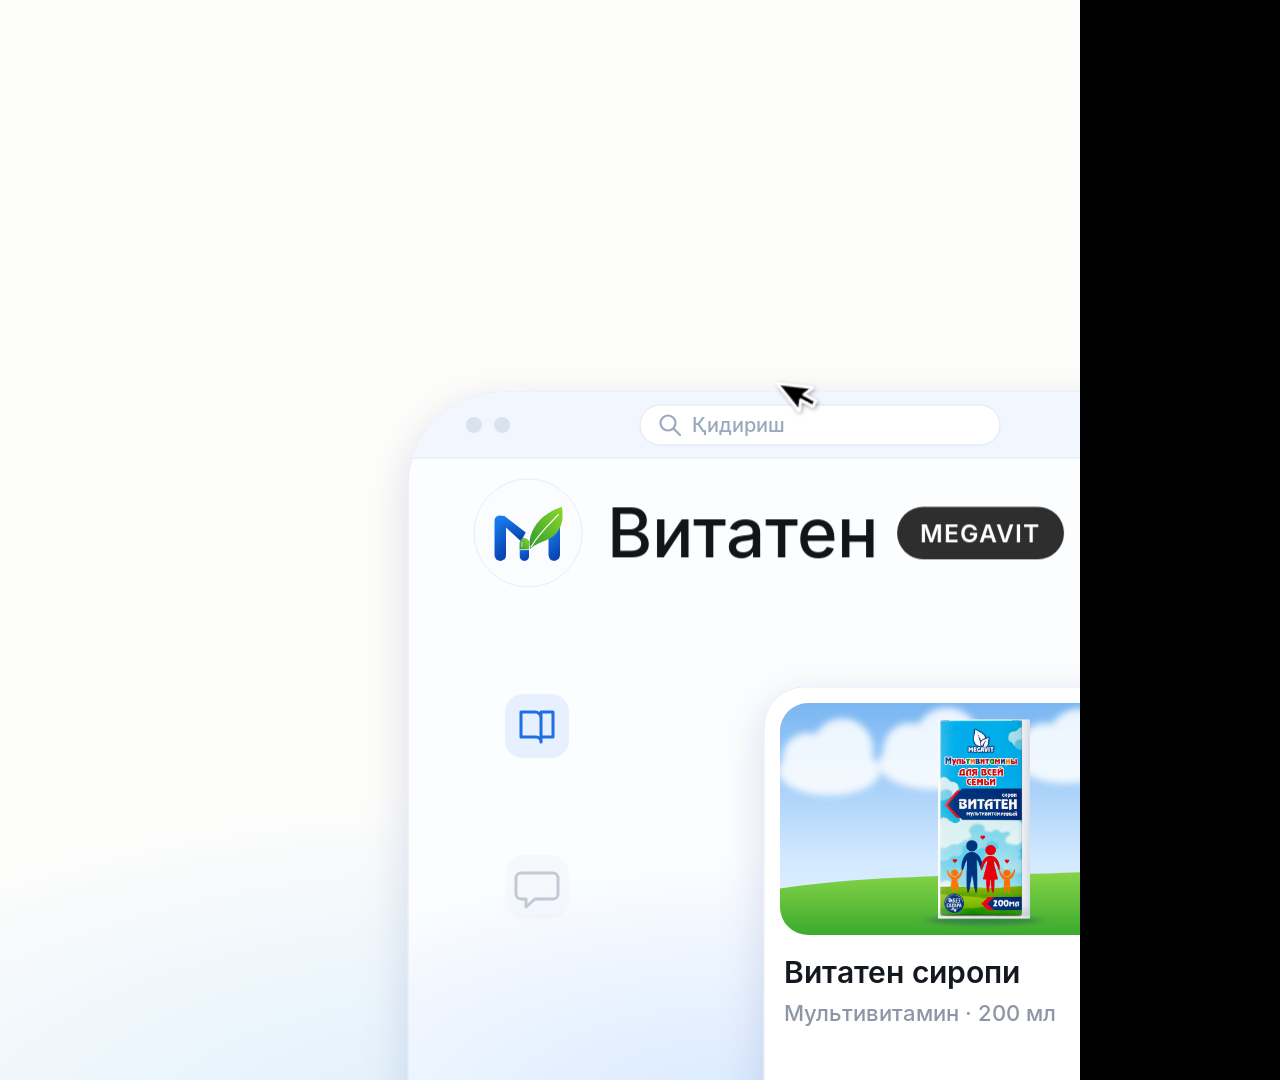
<file: vitaten/index.html>
<!doctype html>
<html>
<head>
<meta charset="utf-8">
<title>Витатен — sting</title>
<style>
@font-face{font-family:IN;font-weight:400;src:url(fonts/Inter-Regular.otf)}
@font-face{font-family:IN;font-weight:500;src:url(fonts/Inter-Medium.otf)}
@font-face{font-family:IN;font-weight:600;src:url(fonts/Inter-SemiBold.otf)}
@font-face{font-family:IN;font-weight:700;src:url(fonts/Inter-Bold.otf)}
html,body{margin:0;background:#000}
#stage{width:1080px;height:1080px;overflow:hidden;position:relative}
svg{display:block}
text{font-family:IN}
</style>
</head>
<body>
<div id="stage"></div>
<script src="film.js"></script>
</body>
</html>
</file>
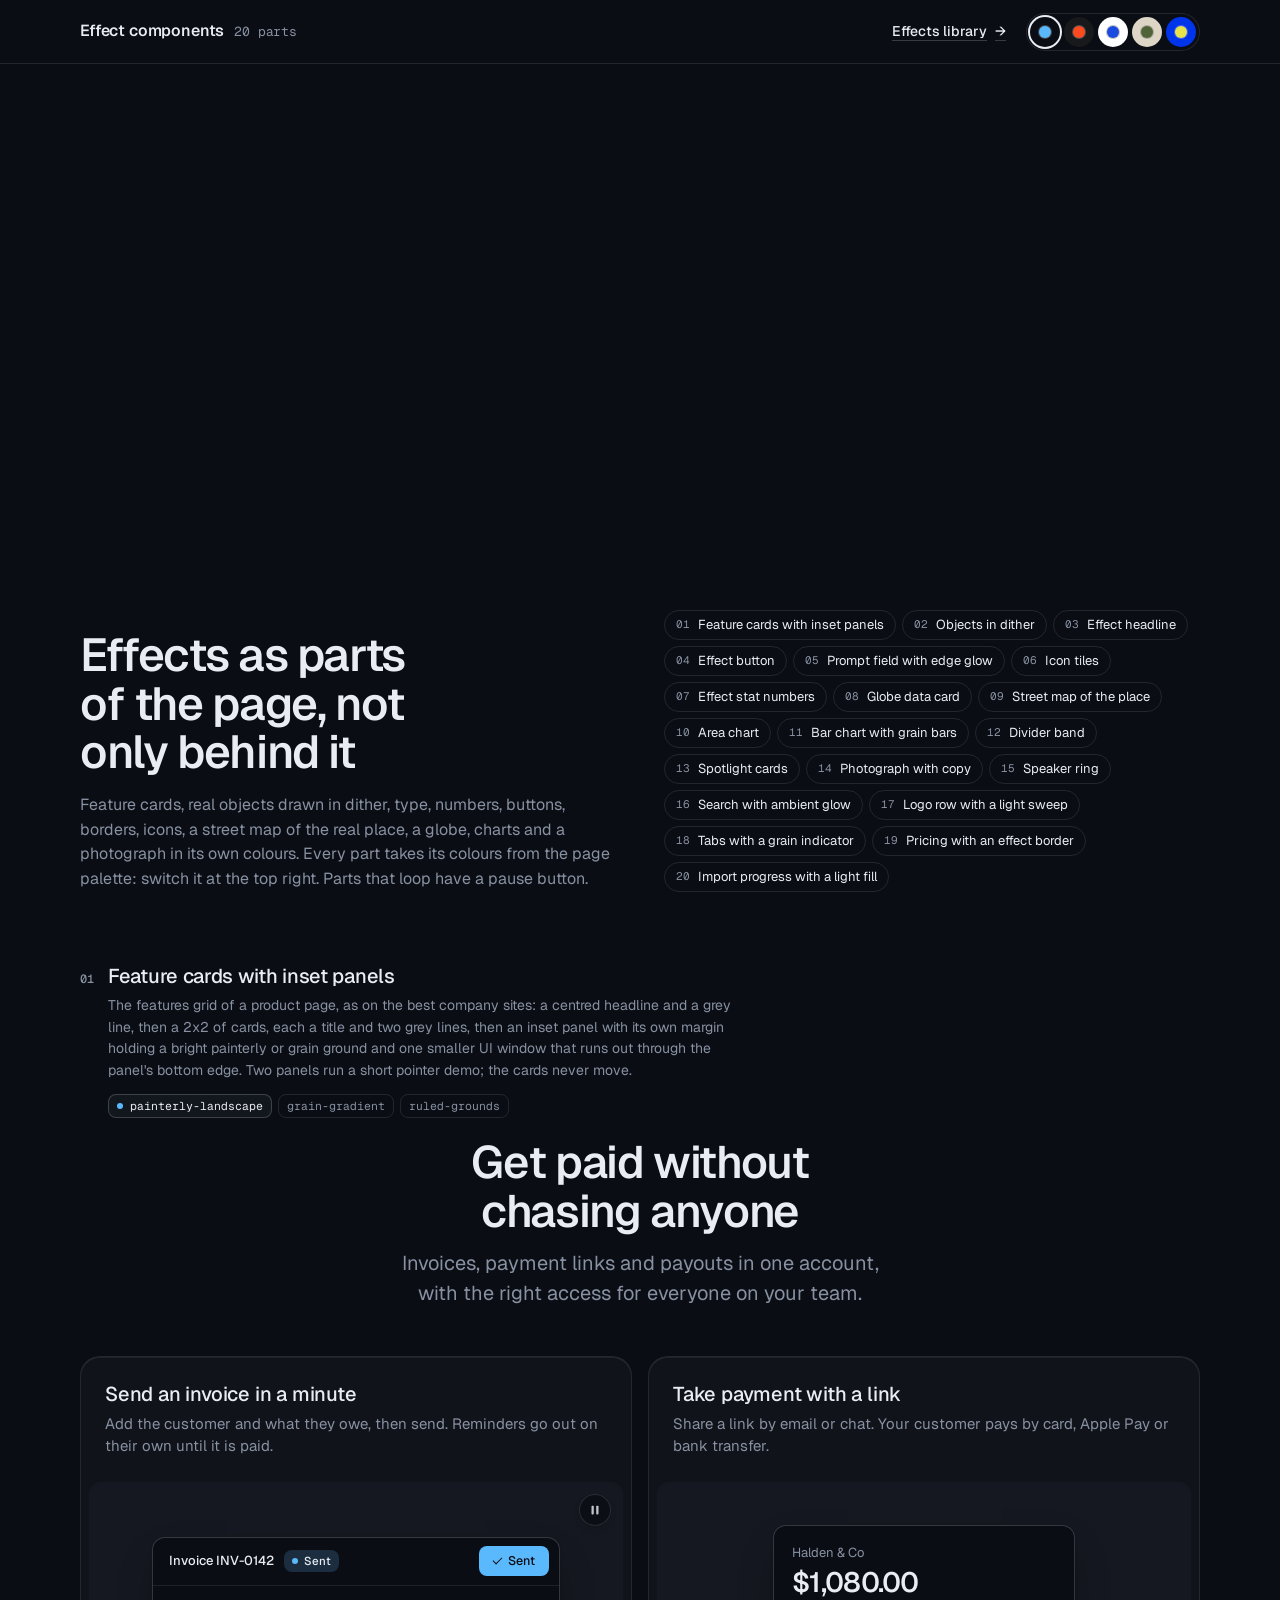
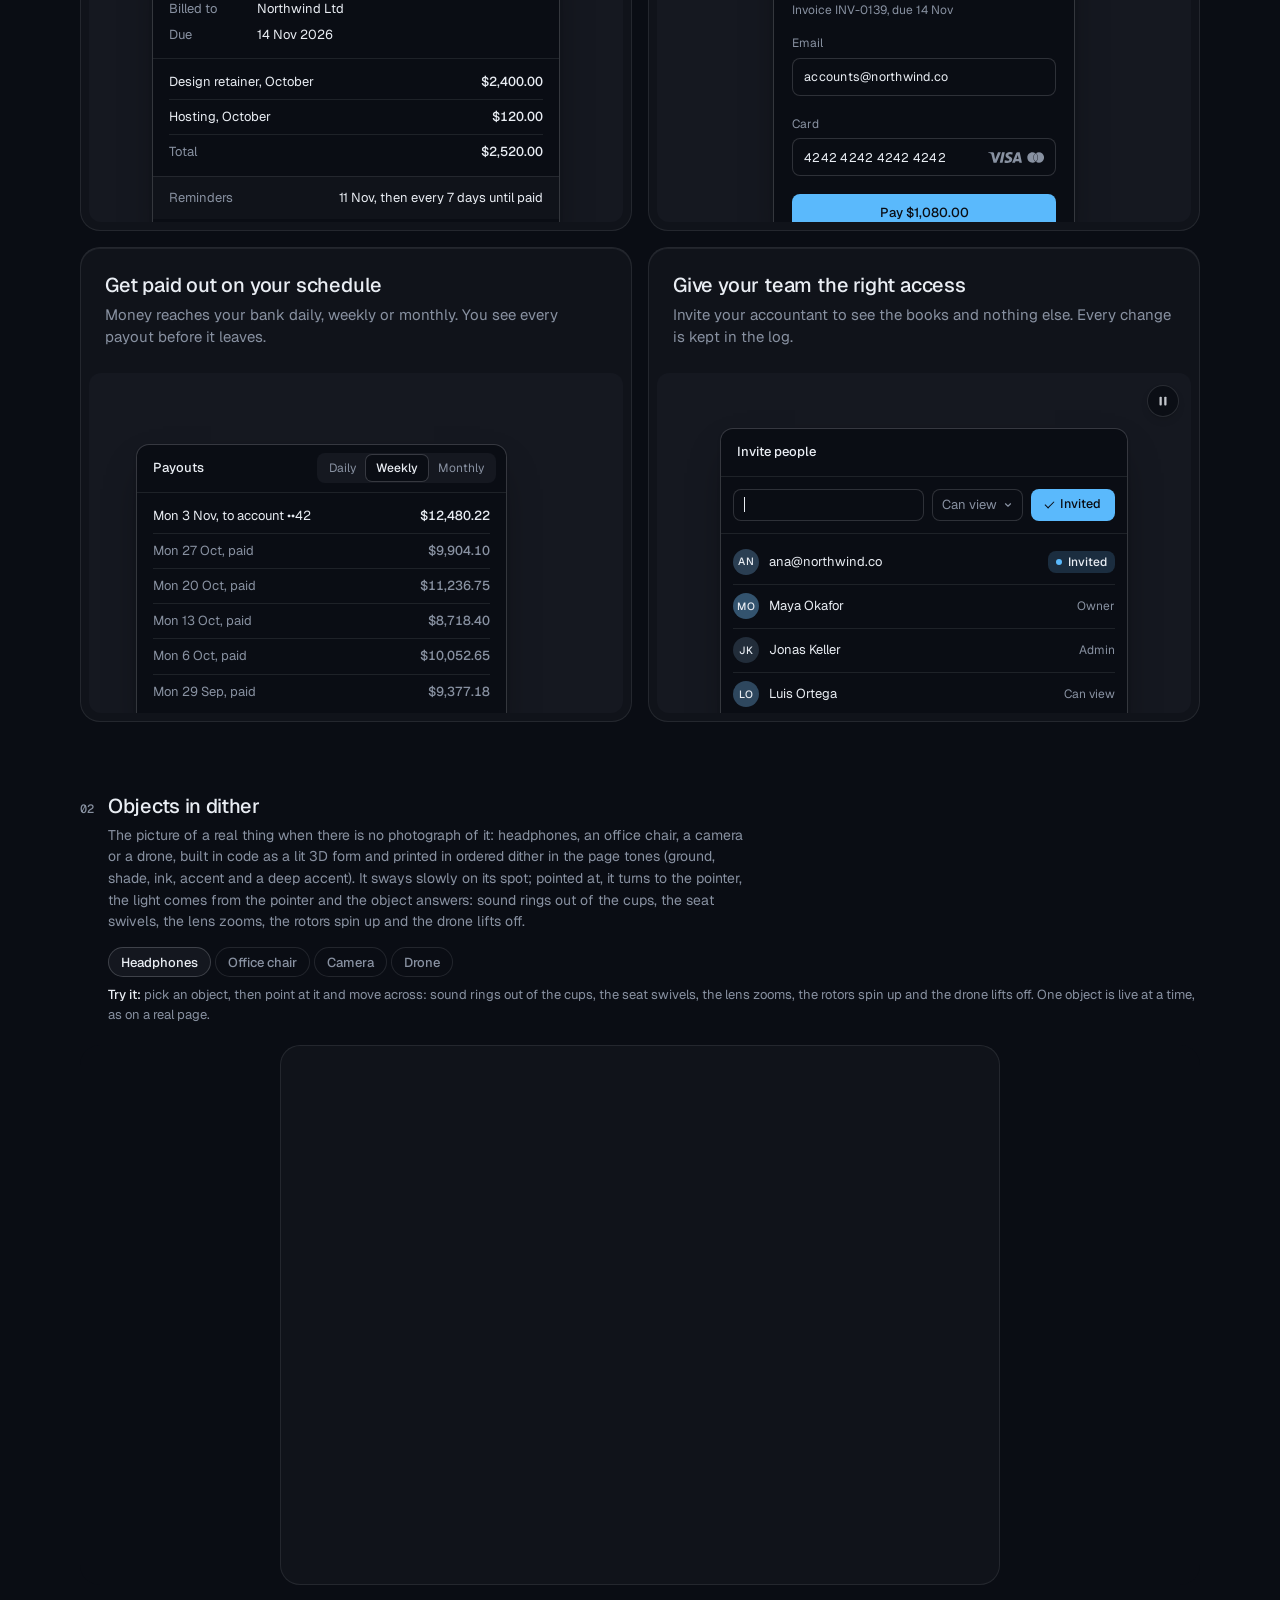
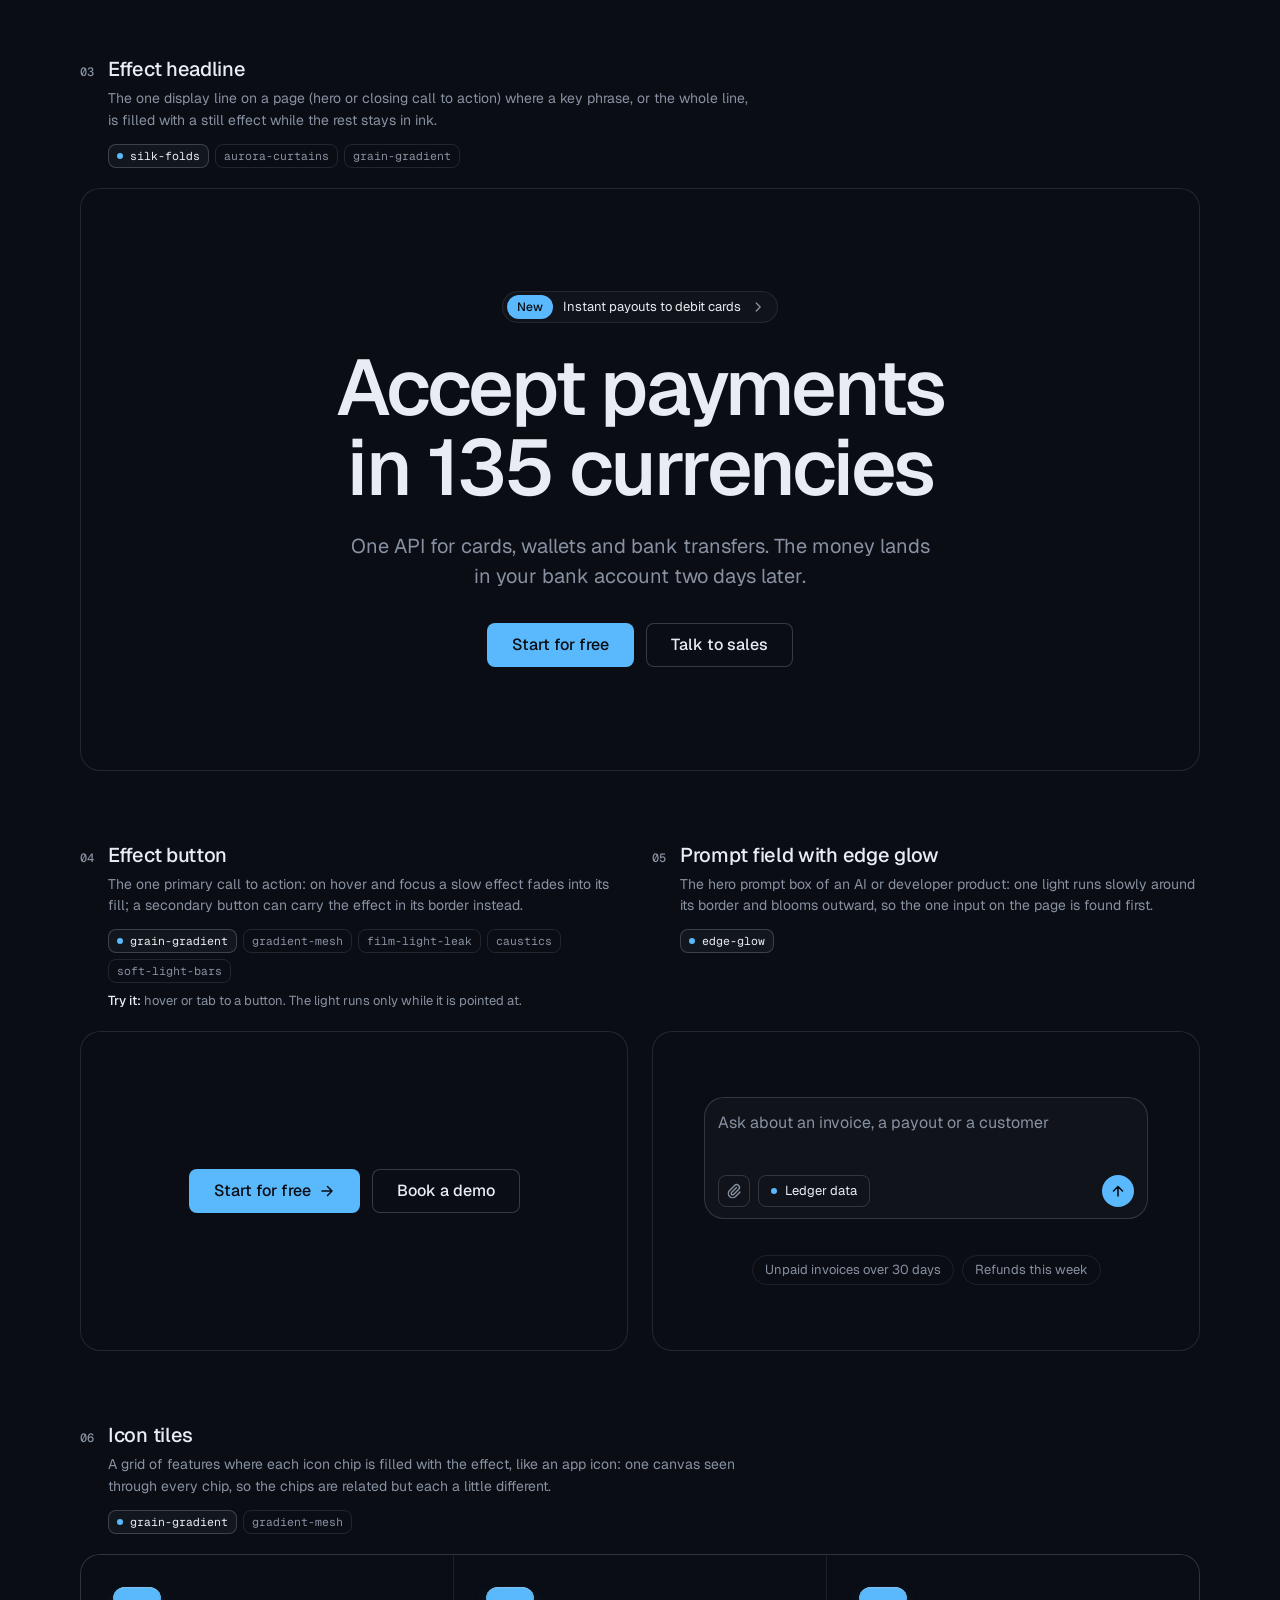
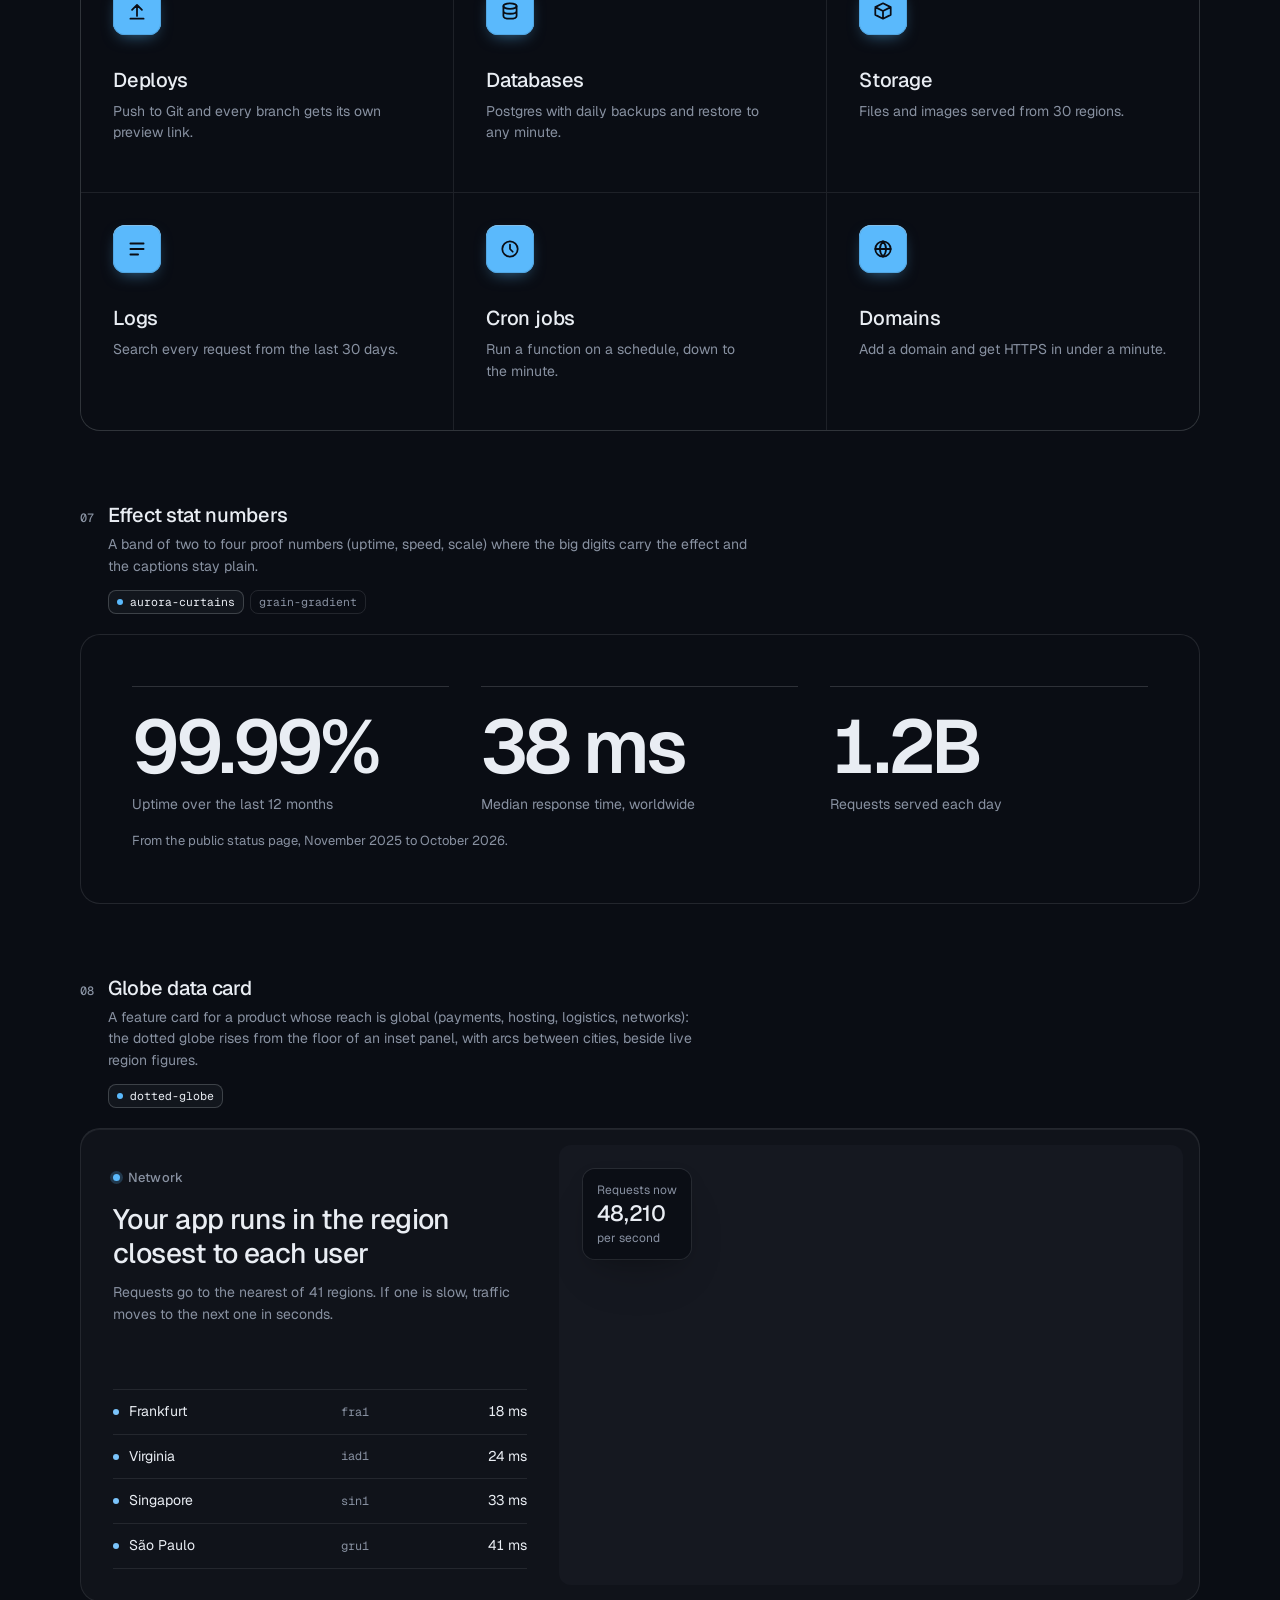
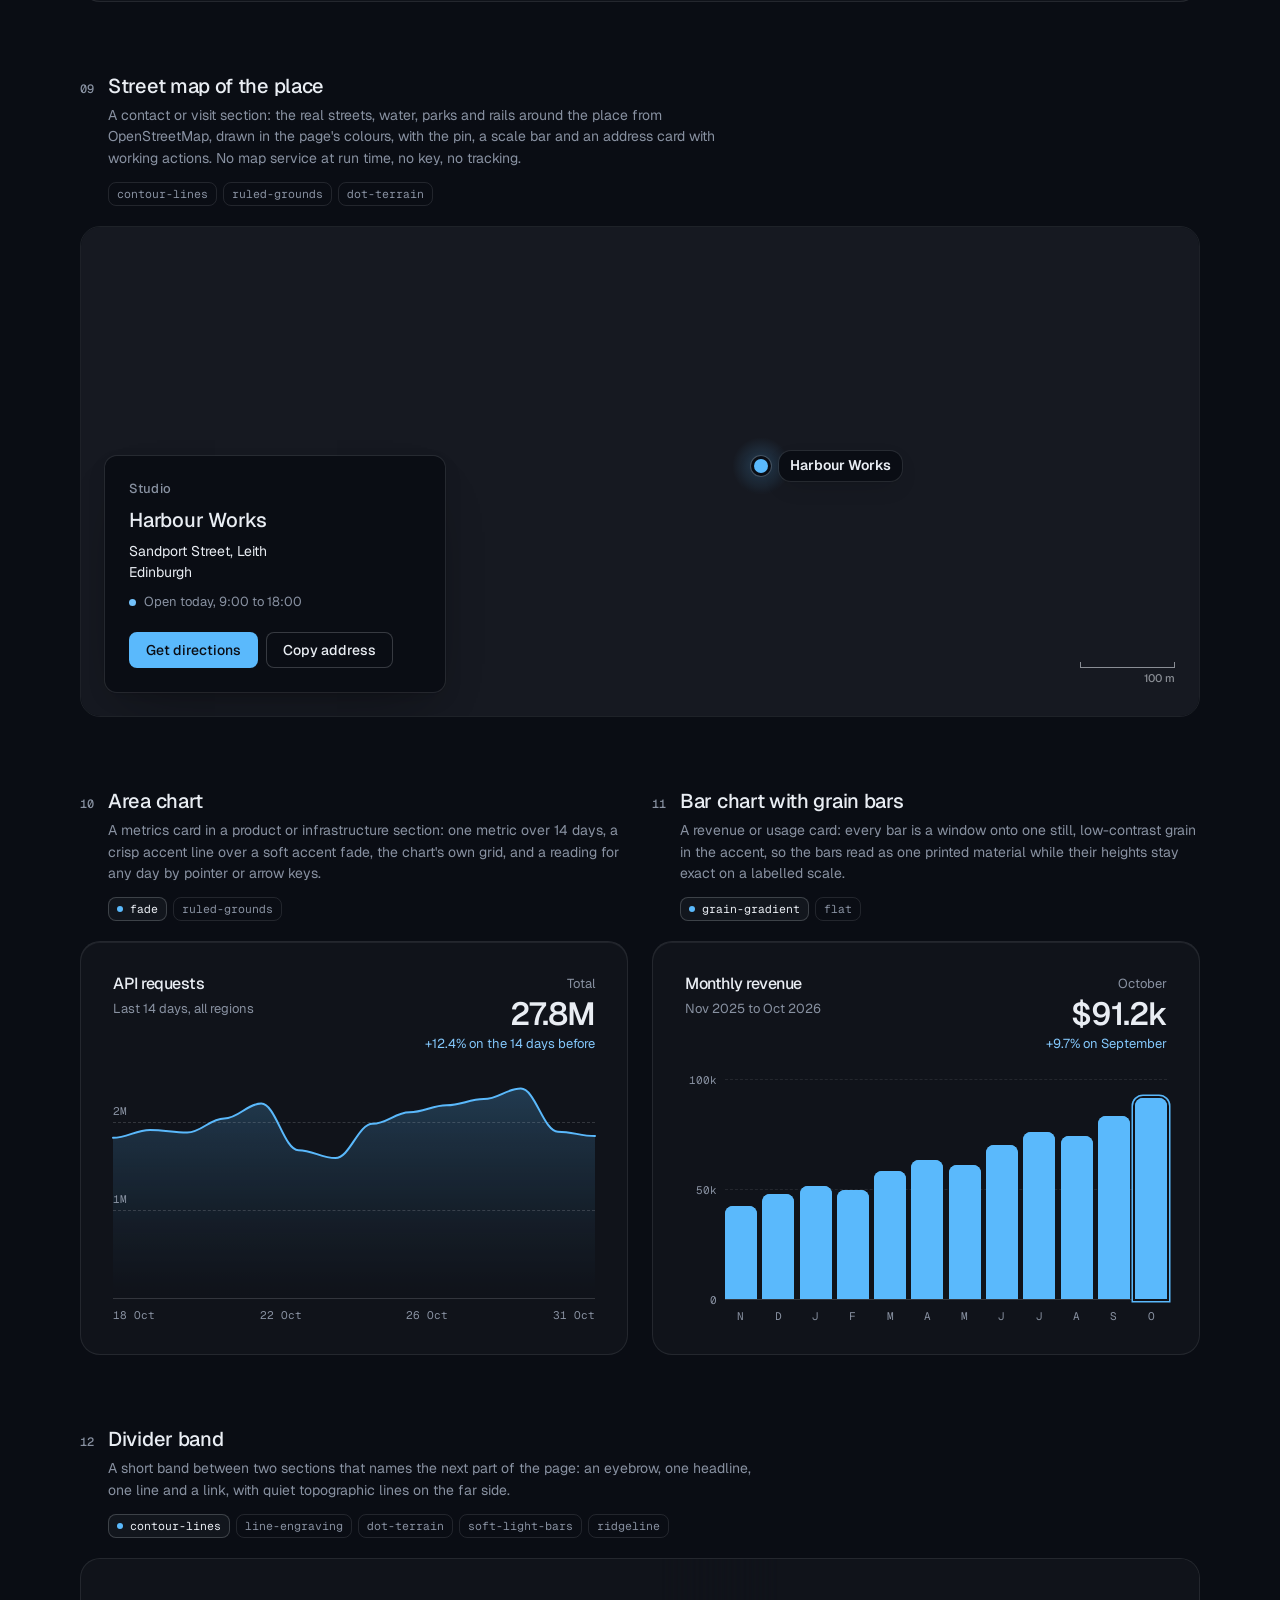
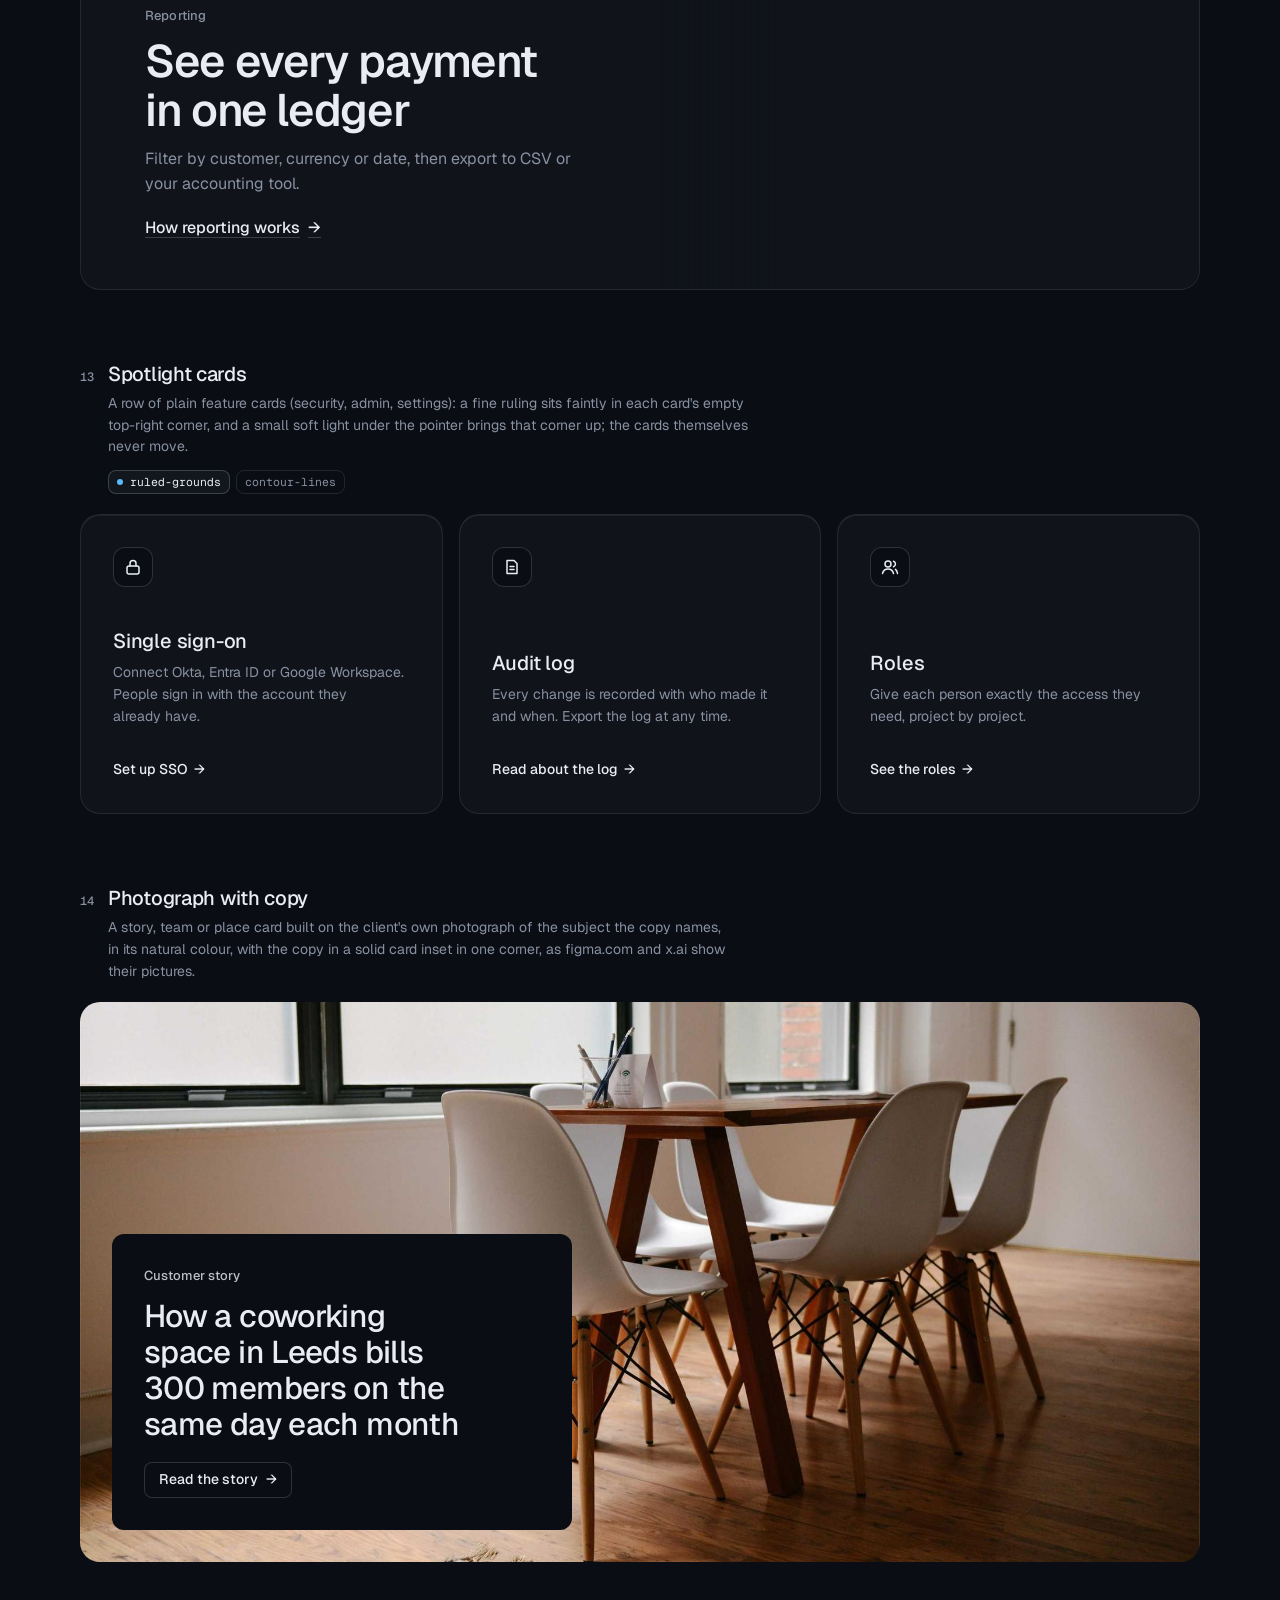
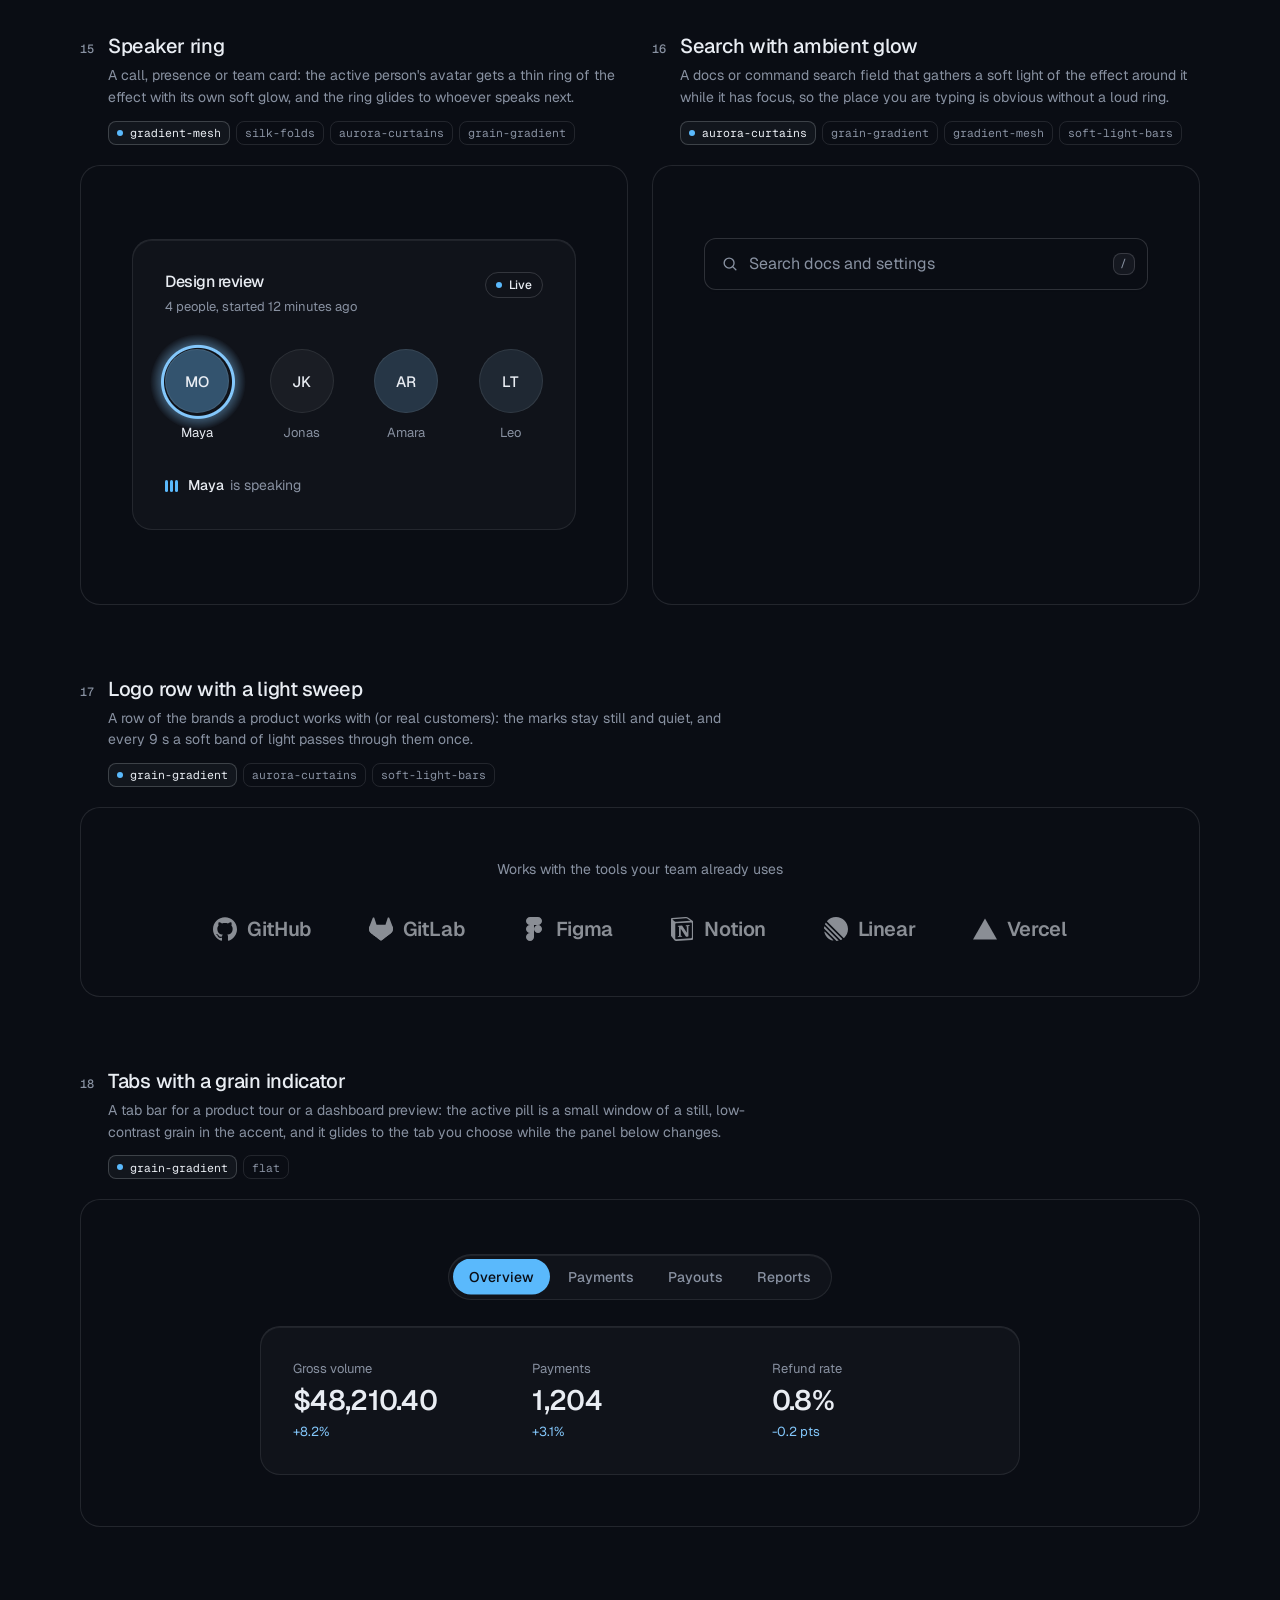
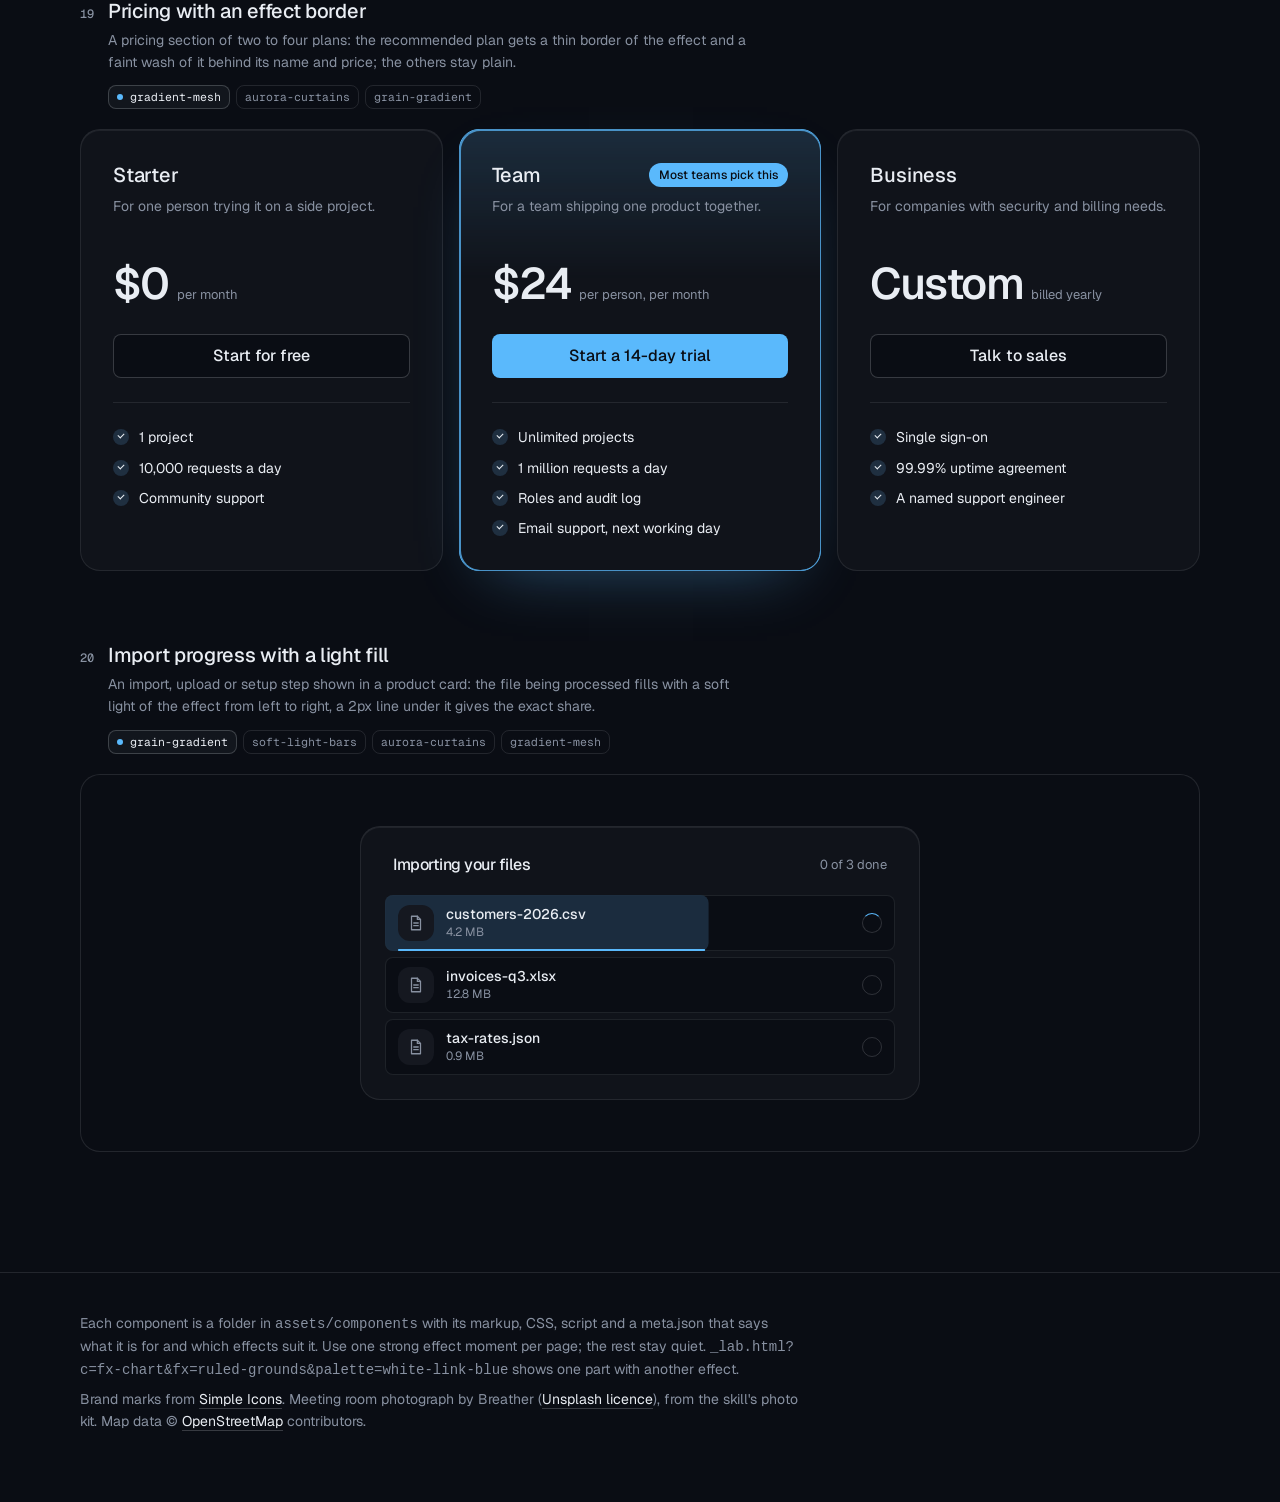
<file: .claude/skills/design-taste-frontend/assets/components/index.html>
<!doctype html>
<html lang="en" data-radius="soft">
<head>
<script>window.__tpGlMax = 16;   /* a gallery shows many live effects at once; a page of a site keeps the default 4 (fx.js) */</script>
<meta charset="utf-8">
<meta name="viewport" content="width=device-width, initial-scale=1">
<title>Effect components</title>
<link rel="preconnect" href="https://fonts.googleapis.com">
<link rel="preconnect" href="https://fonts.gstatic.com" crossorigin>
<link href="https://fonts.googleapis.com/css2?family=Geist:wght@100..900&family=Geist+Mono:wght@400..600&display=swap" rel="stylesheet">
<link rel="stylesheet" href="../system.css">
<link rel="stylesheet" href="./base.css">
<style>
  :root {
    --font-display: "Geist", system-ui, sans-serif;
    --font-text: "Geist", system-ui, sans-serif;
    --font-mono: "Geist Mono", ui-monospace, monospace;
    --display-weight: 560;
    --display-tracking: -0.03em;
    --container: 1200px;
  }
  body { min-height: 100vh; }
  .top {
    position: sticky; top: 0; z-index: 50; height: 64px; background: var(--bg);
    border-bottom: 1px solid var(--line);
  }
  .top .container { height: 100%; display: flex; align-items: center; justify-content: space-between; gap: 16px; }
  .brand { display: flex; align-items: center; gap: 10px; font-weight: 560; letter-spacing: -0.01em; }
  .brand small { font: 400 13px/1 var(--font-mono); color: var(--muted); }
  .top nav { display: flex; align-items: center; gap: 20px; }
  .top nav a.link { font-size: 14px; }
  .swatches { display: flex; gap: 4px; padding: 3px; border: 1px solid var(--line); border-radius: 999px; background: var(--bg); }
  .swatches button {
    width: 30px; height: 30px; border-radius: 999px; border: 0; padding: 0; cursor: pointer; position: relative;
    background: var(--sw-bg);
  }
  .swatches button::after {
    content: ""; position: absolute; inset: 9px; border-radius: 999px; background: var(--sw-accent);
    box-shadow: 0 0 0 1px color-mix(in oklab, var(--sw-ink) 25%, transparent);
  }
  .swatches button[aria-pressed="true"] { box-shadow: 0 0 0 2px var(--ink); }
  .swatches button:focus-visible { outline-offset: 3px; }

  .intro { padding-block: 64px 40px; display: grid; grid-template-columns: minmax(0, 6fr) minmax(0, 6fr); gap: 48px; align-items: end; }
  .intro h1 { font-size: clamp(34px, 2.2vw + 18px, 52px); line-height: 1.05; max-width: 15ch; }
  .intro p { margin-top: 16px; color: var(--muted); font-size: var(--t-body); line-height: 1.55; max-width: 52ch; }
  .index { display: flex; flex-wrap: wrap; gap: 6px; justify-content: flex-start; }
  @media (max-width: 1023px) { .intro { grid-template-columns: minmax(0, 1fr); gap: 28px; } }
  .index a {
    display: inline-flex; align-items: center; gap: 8px; height: 30px; padding: 0 11px; border-radius: 999px;
    border: 1px solid var(--line); font-size: 13px; color: var(--ink);
    transition: border-color var(--dur) var(--ease), background-color var(--dur) var(--ease);
  }
  .index a span { font-family: var(--font-mono); font-size: 11px; color: var(--muted); }
  .index a:hover { border-color: var(--line-strong); background: color-mix(in oklab, var(--ink) 4%, var(--bg)); }

  /* every part spans two rows of the list (its notes, its stage) as a subgrid, so the two parts of a
     half-width pair share one notes height and one stage height: their stages start and end level */
  .list { display: grid; grid-template-columns: repeat(2, minmax(0, 1fr)); column-gap: 24px; row-gap: 0; padding-bottom: 120px; }
  .sc { grid-column: 1 / -1; grid-row: span 2; display: grid; grid-template-rows: subgrid; row-gap: 20px; min-width: 0; scroll-margin-top: 88px; padding-top: 72px; }
  .sc:first-child { padding-top: 0; }
  .sc.is-half { grid-column: auto; }
  .sc.is-half .sc__stage:not(.is-center) { display: grid; }
  .sc__meta { display: grid; grid-template-columns: auto 1fr; column-gap: 14px; row-gap: 6px; align-items: baseline; align-content: start; }
  .sc__note { grid-column: 2; margin: 2px 0 0; font-size: 13px; color: var(--muted); }
  .sc__note::before { content: "Try it: "; color: var(--ink); font-weight: 500; }
  .sc__no { font: 500 12px/1 var(--font-mono); color: var(--muted); padding-top: 2px; }
  .sc__name { font: 500 20px/1.25 var(--font-text); letter-spacing: -0.015em; margin: 0; }
  .sc__for { grid-column: 2; color: var(--muted); font-size: 14px; line-height: 1.55; max-width: 72ch; margin: 0; }
  .sc__fx { grid-column: 2; display: flex; flex-wrap: wrap; gap: 6px; margin-top: 6px; }
  .sc__fx li {
    font: 400 11.5px/1 var(--font-mono); color: var(--muted); height: 24px; display: inline-flex; align-items: center;
    padding: 0 8px; border-radius: var(--r-sm); border: 1px solid var(--line);
  }
  .sc__fx li.is-on { color: var(--ink); border-color: var(--line-strong); background: color-mix(in oklab, var(--ink) 5%, var(--bg)); }
  .sc__fx li.is-on::before { content: ""; width: 6px; height: 6px; border-radius: 99px; background: var(--accent); margin-right: 7px; }
  .sc__stage {
    position: relative; min-width: 0; border: 1px solid var(--line); border-radius: var(--r-lg);
    padding: clamp(20px, 4vw, 56px); background: var(--bg);
  }
  .sc__stage.is-tall { padding-block: clamp(56px, 8vw, 120px); }
  .sc__stage.is-flush { padding: 0; border: 0; }
  .sc__stage.is-center { display: grid; place-items: center; min-height: 320px; }
  /* one object, at a size a page would give it */
  #fx-dither-object .sc__stage { display: grid; justify-items: center; }
  #fx-dither-object .cx-obj { width: min(100%, 720px); }
  .sc__pick { grid-column: 2; display: flex; flex-wrap: wrap; gap: 4px; margin-top: 8px; }
  .sc__pick button {
    height: 30px; padding: 0 12px; border-radius: 999px; border: 1px solid var(--line); background: var(--bg);
    font: 500 13px/1 var(--font-text); color: var(--muted); cursor: pointer;
  }
  .sc__pick button:hover { color: var(--ink); border-color: var(--line-strong); }
  .sc__pick button[aria-pressed="true"] { color: var(--ink); border-color: var(--line-strong); background: color-mix(in oklab, var(--ink) 6%, var(--bg)); }
  /* the search list opens below its field: leave it room inside the frame */
  #fx-search .sc__stage { min-height: 440px; place-items: start center; padding-top: 72px; }
  .sc__stage:empty::after { content: "Loading"; color: var(--muted); font-size: 13px; }

  .foot { border-top: 1px solid var(--line); padding: 40px 0 64px; color: var(--muted); font-size: 14px; }
  .foot p { max-width: 80ch; margin: 0 0 8px; }
  .foot a { color: var(--ink); text-decoration: underline; text-decoration-color: var(--line-strong); text-underline-offset: 4px; }

  @media (max-width: 899px) {
    .list { grid-template-columns: minmax(0, 1fr); }
    .sc.is-half { grid-column: 1 / -1; }
    .top nav a.link { display: none; }
  }
  @media (max-width: 639px) {
    .intro { padding-block: 48px 32px; }
    .sc { padding-top: 48px; }
    .sc__meta { grid-template-columns: 1fr; }
    .sc__no { display: none; }
    .sc__for, .sc__fx, .sc__note, .sc__pick { grid-column: 1; }
    .sc__stage.is-center { min-height: 240px; }
    .brand small { display: none; }
  }
</style>
</head>
<body>
<header class="top">
  <div class="container">
    <div class="brand">Effect components <small id="count"></small></div>
    <nav aria-label="Palette and links">
      <a class="link" href="../effects/gallery.html">Effects library</a>
      <div class="swatches" id="swatches" role="group" aria-label="Page palette"></div>
    </nav>
  </div>
</header>

<main>
  <section class="intro container">
    <div>
      <h1>Effects as parts of the page, not only behind it</h1>
      <p id="lede">Feature cards, real objects drawn in dither, type, numbers, buttons, borders, icons, a street map of the real place, a globe, charts and a photograph in its own colours. Every part takes its colours from the page palette: switch it at the top right. Parts that loop have a pause button.</p>
    </div>
    <nav class="index" id="index" aria-label="Components"></nav>
  </section>
  <div class="container list" id="list"></div>
</main>

<footer class="foot">
  <div class="container">
    <p>Each component is a folder in <code>assets/components</code> with its markup, CSS, script and a meta.json that says what it is for and which effects suit it. Use one strong effect moment per page; the rest stay quiet. <code>_lab.html?c=fx-chart&amp;fx=ruled-grounds&amp;palette=white-link-blue</code> shows one part with another effect.</p>
    <p>Brand marks from <a href="https://simpleicons.org/">Simple Icons</a>. Meeting room photograph by Breather (<a href="https://unsplash.com/photos/DEdM9Vs6s8w">Unsplash licence</a>), from the skill's photo kit. Map data © <a href="https://www.openstreetmap.org/copyright">OpenStreetMap</a> contributors.</p>
  </div>
</footer>

<script type="module">
  import fx from '../effects/fx.js';

  // component id, layout and stage style, in page order
  const COMPONENTS = [
    { id: 'fx-feature-card', stage: 'is-flush' },
    { id: 'fx-dither-object', stage: 'is-flush', note: 'pick an object, then point at it and move across: sound rings out of the cups, the seat swivels, the lens zooms, the rotors spin up and the drone lifts off. One object is live at a time, as on a real page.' },
    { id: 'fx-headline', stage: 'is-tall' },
    { id: 'fx-button', half: true, stage: 'is-center', note: 'hover or tab to a button. The light runs only while it is pointed at.' },
    { id: 'fx-prompt', half: true, stage: 'is-center' },
    { id: 'fx-icon-tiles', stage: 'is-flush' },
    { id: 'fx-stat' },
    { id: 'fx-globe', stage: 'is-flush' },
    { id: 'fx-map', stage: 'is-flush' },
    { id: 'fx-chart', half: true, stage: 'is-flush' },
    { id: 'fx-bars', half: true, stage: 'is-flush' },
    { id: 'fx-band', stage: 'is-flush' },
    { id: 'fx-spotlight', stage: 'is-flush' },
    { id: 'fx-photo', stage: 'is-flush' },
    { id: 'fx-avatar', half: true, stage: 'is-center' },
    { id: 'fx-search', half: true, stage: 'is-center' },
    { id: 'fx-logos' },
    { id: 'fx-tabs' },
    { id: 'fx-pricing', stage: 'is-flush' },
    { id: 'fx-progress', stage: 'is-center' },
  ];

  const PALETTES = [
    { id: 'blue-black-cornflower', name: 'Night, cornflower', bg: '#0a0d14', surface: '#131824', ink: '#e9edf3', muted: '#8891a1', accent: '#5ab9fc', accentInk: '#0a0d14' },
    { id: 'graphite-safety-orange', name: 'Graphite, orange', bg: '#18191b', surface: '#222427', ink: '#eff0f1', muted: '#9c9ea3', accent: '#ff4a1f', accentInk: '#18191b' },
    { id: 'white-link-blue', name: 'White, blue', bg: '#ffffff', surface: '#f4f4f4', ink: '#111111', muted: '#6b6b6b', accent: '#1a4be0', accentInk: '#ffffff' },
    { id: 'moss-sand', name: 'Sand, moss', bg: '#ddd6c6', surface: '#d2cab8', ink: '#2a2a26', muted: '#59574e', accent: '#4f6238', accentInk: '#ffffff' },
    { id: 'cobalt-field', name: 'Cobalt field', bg: '#0034eb', surface: '#002fd6', ink: '#ffffff', muted: '#dfe4f2', accent: '#e9e34a', accentInk: '#111111' },
  ];

  const q = new URLSearchParams(location.search);
  if (q.has('time')) fx.setClock(+q.get('time'));
  if (q.has('fallback')) fx.config.forceFallback = true;
  const only = q.get('only') ? q.get('only').split(',') : null;
  const list = document.getElementById('list');
  const index = document.getElementById('index');
  const swatches = document.getElementById('swatches');

  /*
    The budget: a laptop's integrated GPU shares its memory with everything else, so this page never
    holds more than 4 live WebGL contexts. A part is started when it comes near the viewport and
    destroyed when it leaves it; still parts draw once and free their context; fx.js frees any idle
    off-screen context past 4. liveGL() counts the contexts that are open right now.
  */
  fx.config.maxLive = 4;
  const contexts = new Set();
  let peakGL = 0;
  const getContext = HTMLCanvasElement.prototype.getContext;
  HTMLCanvasElement.prototype.getContext = function (type, ...rest) {
    const c = getContext.call(this, type, ...rest);
    if (c && /webgl/i.test(type) && !contexts.has(c)) { contexts.add(c); peakGL = Math.max(peakGL, liveGL()); }
    return c;
  };
  function liveGL() {
    for (const c of contexts) if (c.isContextLost()) contexts.delete(c);
    return contexts.size;
  }

  // the dither object: one live at a time, switched here (a real page shows one object)
  const OBJECTS = {
    headphones: ['Headphones', 'Over-ear, wireless'],
    chair: ['Office chair', 'Swivel seat on five castors'],
    camera: ['Camera', 'Mirrorless, with a zoom lens'],
    drone: ['Drone', 'Four rotors and a camera'],
  };
  let object = OBJECTS[q.get('object')] ? q.get('object') : 'headphones';
  // print (ordered dither, the default) or studio (a smooth shaded render: no picker until it is anti-aliased; ?render=studio)
  let render = q.get('render') === 'studio' ? 'studio' : 'print';

  function applyPalette(p) {
    const c = fx.color;
    const action = c.contrast(p.accent, p.bg) >= 2.2 ? p.accent : p.ink;
    const actionInk = action === p.accent ? p.accentInk : p.bg;
    const s = document.documentElement.style;
    const set = (k, v) => s.setProperty(k, v);
    set('--p-bg', p.bg); set('--p-surface', p.surface); set('--p-ink', p.ink); set('--p-muted', p.muted);
    set('--p-accent', p.accent); set('--p-accent-ink', p.accentInk); set('--p-action', action); set('--p-action-ink', actionInk);
    document.documentElement.style.colorScheme = c.isDark(p.bg) ? 'dark' : 'light';
    for (const b of swatches.children) b.setAttribute('aria-pressed', String(b.dataset.id === p.id));
  }

  async function load(entry) {
    const base = `./${entry.id}/`;
    const [meta, html, mod] = await Promise.all([
      fetch(base + 'meta.json').then(r => (r.ok ? r.json() : null)),
      fetch(base + 'component.html').then(r => (r.ok ? r.text() : null)),
      import(base + 'component.js').catch(err => { console.warn(entry.id, err); return null; }),
    ]).catch(() => [null, null, null]);
    if (!meta || !html || !mod) return null;
    const link = document.createElement('link');
    link.rel = 'stylesheet';
    link.href = base + 'component.css';
    document.head.append(link);
    await new Promise(r => { link.onload = link.onerror = r; });
    return { ...entry, meta, html, mod };
  }

  function section(e, n) {
    const s = document.createElement('section');
    s.className = 'sc' + (e.half ? ' is-half' : '');
    s.id = e.id;
    const fxList = (e.meta.effects || []).map(id => `<li class="${id === e.meta.default ? 'is-on' : ''}">${id}</li>`).join('');
    const pick = e.id === 'fx-dither-object'
      ? `<div class="sc__pick" role="group" aria-label="Object">${Object.keys(OBJECTS).map(k => `<button type="button" data-object="${k}" aria-pressed="${k === object}">${OBJECTS[k][0]}</button>`).join('')}</div>`
      : '';
    s.innerHTML = `
      <div class="sc__meta">
        <span class="sc__no">${String(n).padStart(2, '0')}</span>
        <h2 class="sc__name">${e.meta.name}</h2>
        <p class="sc__for">${e.meta.for}</p>
        ${fxList ? `<ul class="sc__fx" aria-label="Effects that suit it">${fxList}</ul>` : ''}
        ${pick}
        ${e.note ? `<p class="sc__note">${e.note}</p>` : ''}
      </div>
      <div class="sc__stage ${e.stage || ''}"></div>`;
    return s;
  }

  // the markup is placed at once (the page keeps its full height); the scripts run only near the viewport
  function markup(e) {
    const stage = e.section.querySelector('.sc__stage');
    stage.innerHTML = e.html;
    if (e.id === 'fx-dither-object') {
      const fig = stage.querySelector('.cx-obj');
      fig.dataset.cxObject = object;
      if (render === 'studio') fig.dataset.cxRender = 'studio'; else delete fig.dataset.cxRender;
      fig.querySelector('.cx-obj__stage').removeAttribute('aria-label');
    }
    return stage;
  }
  function start(e) {
    if (e.ctrl) return;
    const stage = markup(e);
    try { e.ctrl = e.mod.default(stage.firstElementChild || stage) || { destroy() {} }; } catch (err) { console.error(e.id, err); e.ctrl = { destroy() {} }; }
  }
  function stop(e) {
    if (!e.ctrl) return;
    try { e.ctrl.destroy?.(); } catch (err) { console.warn(e.id, err); }
    fx.unmountAll(e.section);
    e.ctrl = null;
  }

  function setPalette(p, entries) {
    entries.forEach(stop);
    applyPalette(p);
    try { localStorage.setItem('cx-palette', p.id); } catch (_) {}
    requestAnimationFrame(() => entries.forEach(e => (e.near ? start(e) : markup(e))));
  }

  let saved = null;
  try { saved = localStorage.getItem('cx-palette'); } catch (_) {}
  const first = PALETTES.find(p => p.id === q.get('palette')) || PALETTES.find(p => p.id === saved) || PALETTES[0];
  for (const p of PALETTES) {
    const b = document.createElement('button');
    b.type = 'button';
    b.dataset.id = p.id;
    b.title = p.name;
    b.setAttribute('aria-label', p.name);
    b.style.setProperty('--sw-bg', p.bg);
    b.style.setProperty('--sw-accent', p.accent);
    b.style.setProperty('--sw-ink', p.ink);
    swatches.append(b);
  }
  applyPalette(first);

  const wanted = COMPONENTS.filter(c => !only || only.includes(c.id));
  const entries = (await Promise.all(wanted.map(load))).filter(Boolean);
  document.getElementById('count').textContent = `${entries.length} parts`;
  entries.forEach((e, i) => {
    e.section = section(e, i + 1);
    list.append(e.section);
    markup(e);
    const a = document.createElement('a');
    a.href = '#' + e.id;
    a.innerHTML = `<span>${String(i + 1).padStart(2, '0')}</span>${e.meta.name}`;
    index.append(a);
  });
  await document.fonts.ready;
  const near = new IntersectionObserver(seen => {
    for (const en of seen) {
      const e = entries.find(x => x.section === en.target);
      if (!e) continue;
      e.near = en.isIntersecting;
      if (e.near) start(e); else stop(e);
    }
  }, { rootMargin: '10% 0px' });
  entries.forEach(e => near.observe(e.section));
  setTimeout(() => { document.documentElement.dataset.ready = '1'; }, 1500);

  swatches.addEventListener('click', ev => {
    const b = ev.target.closest('button');
    if (!b) return;
    const p = PALETTES.find(x => x.id === b.dataset.id);
    if (p) setPalette(p, entries);
  });
  list.addEventListener('click', ev => {
    const b = ev.target.closest('[data-object], [data-render]');
    if (!b || !(OBJECTS[b.dataset.object] || b.dataset.render)) return;
    if (b.dataset.render) render = b.dataset.render; else object = b.dataset.object;
    b.parentElement.querySelectorAll('button').forEach(x => x.setAttribute('aria-pressed', String(x === b)));
    const e = entries.find(x => x.id === 'fx-dither-object');
    stop(e);
    if (e.near) start(e); else markup(e);
  });
  window.__cx = {
    entries,
    setPalette: id => setPalette(PALETTES.find(p => p.id === id), entries),
    setObject: k => list.querySelector(`[data-object="${k}"]`)?.click(),
    gl: () => ({ live: liveGL(), peak: peakGL, started: entries.filter(e => e.ctrl).map(e => e.id) }),
  };
</script>

</body>
</html>
</file>
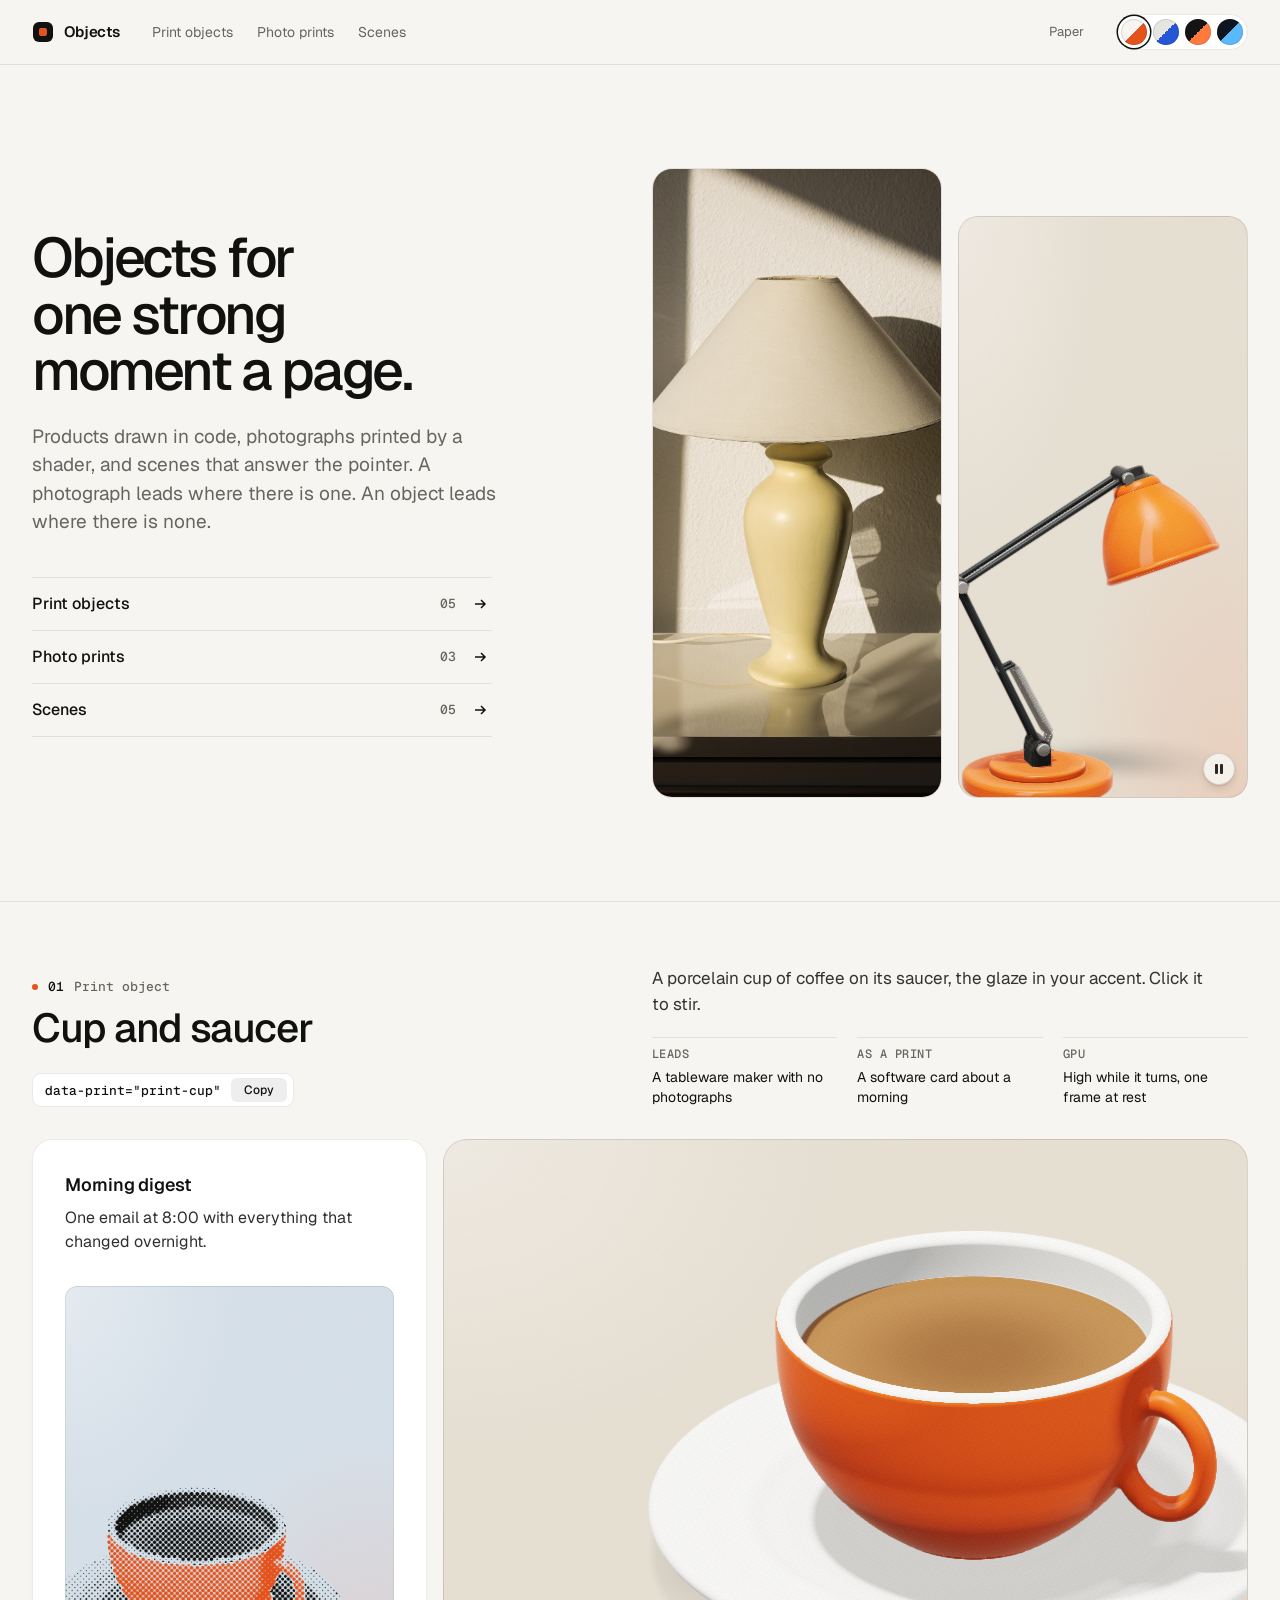
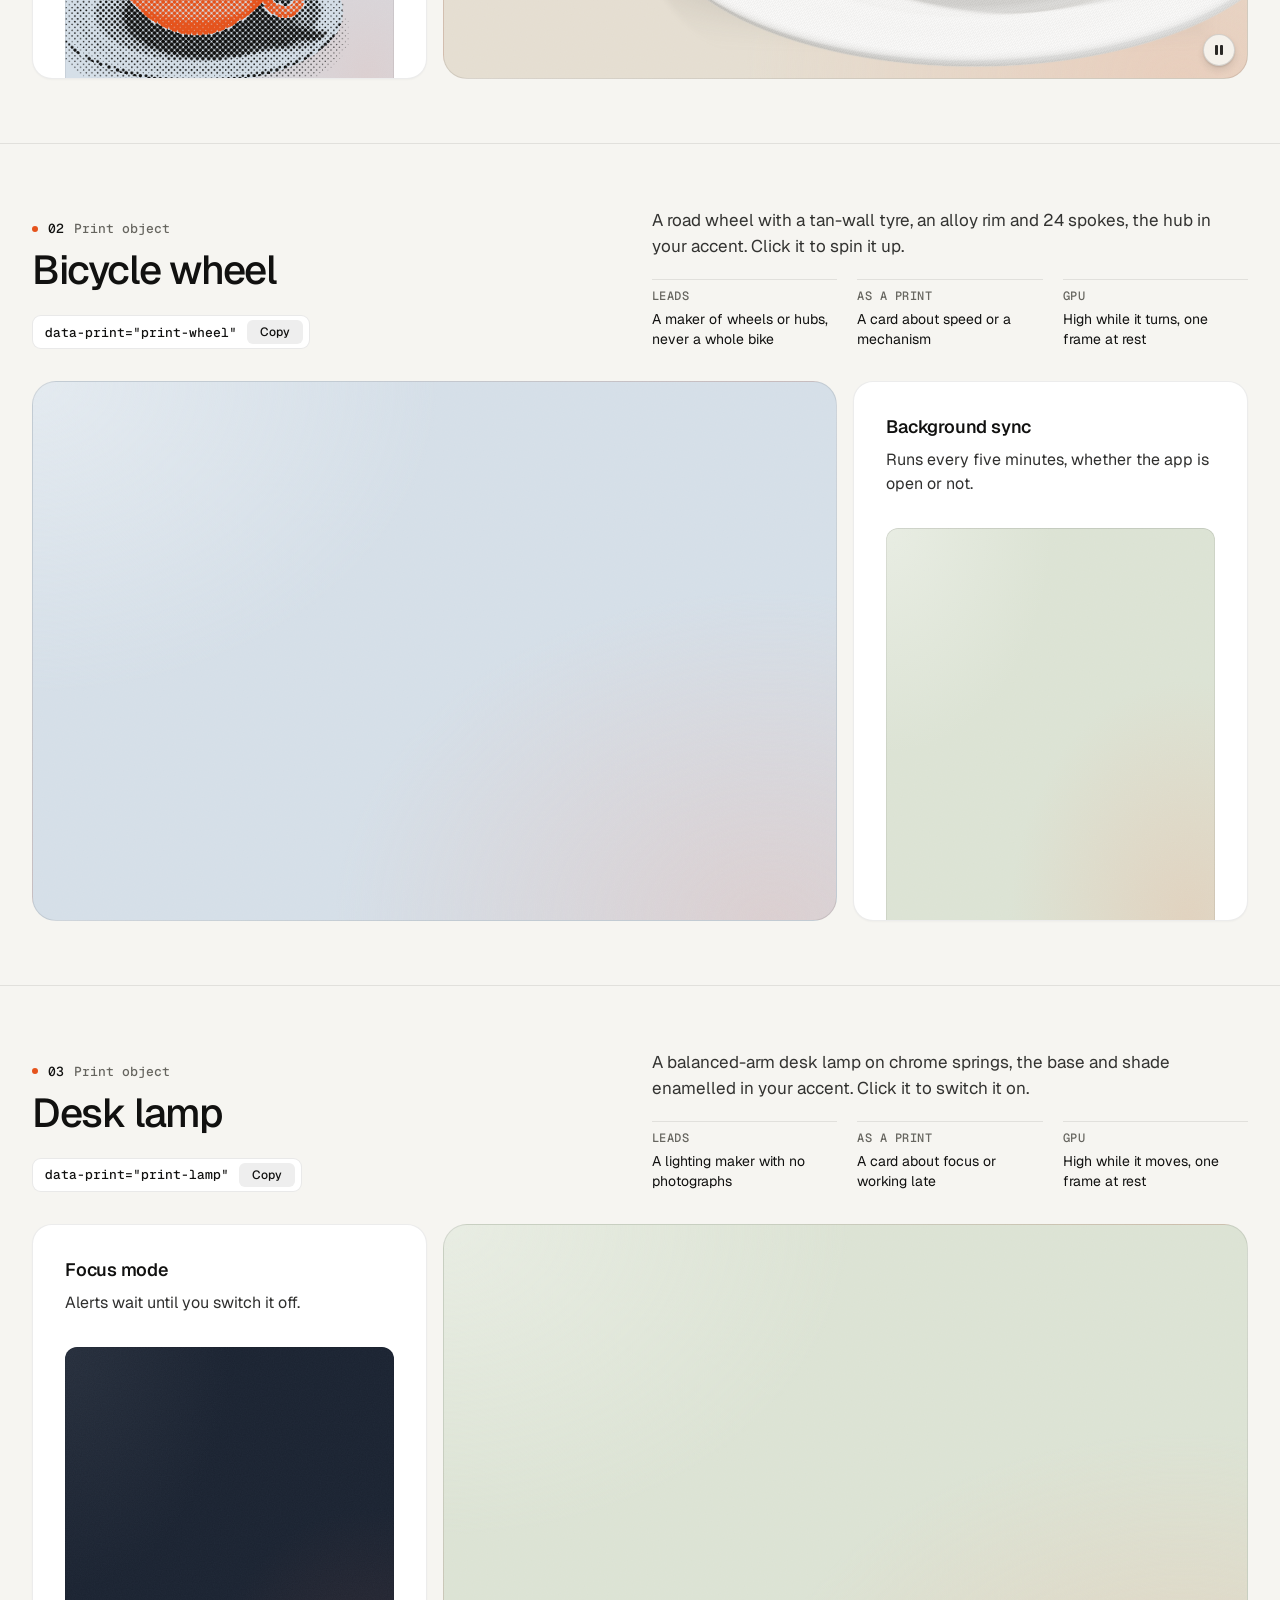
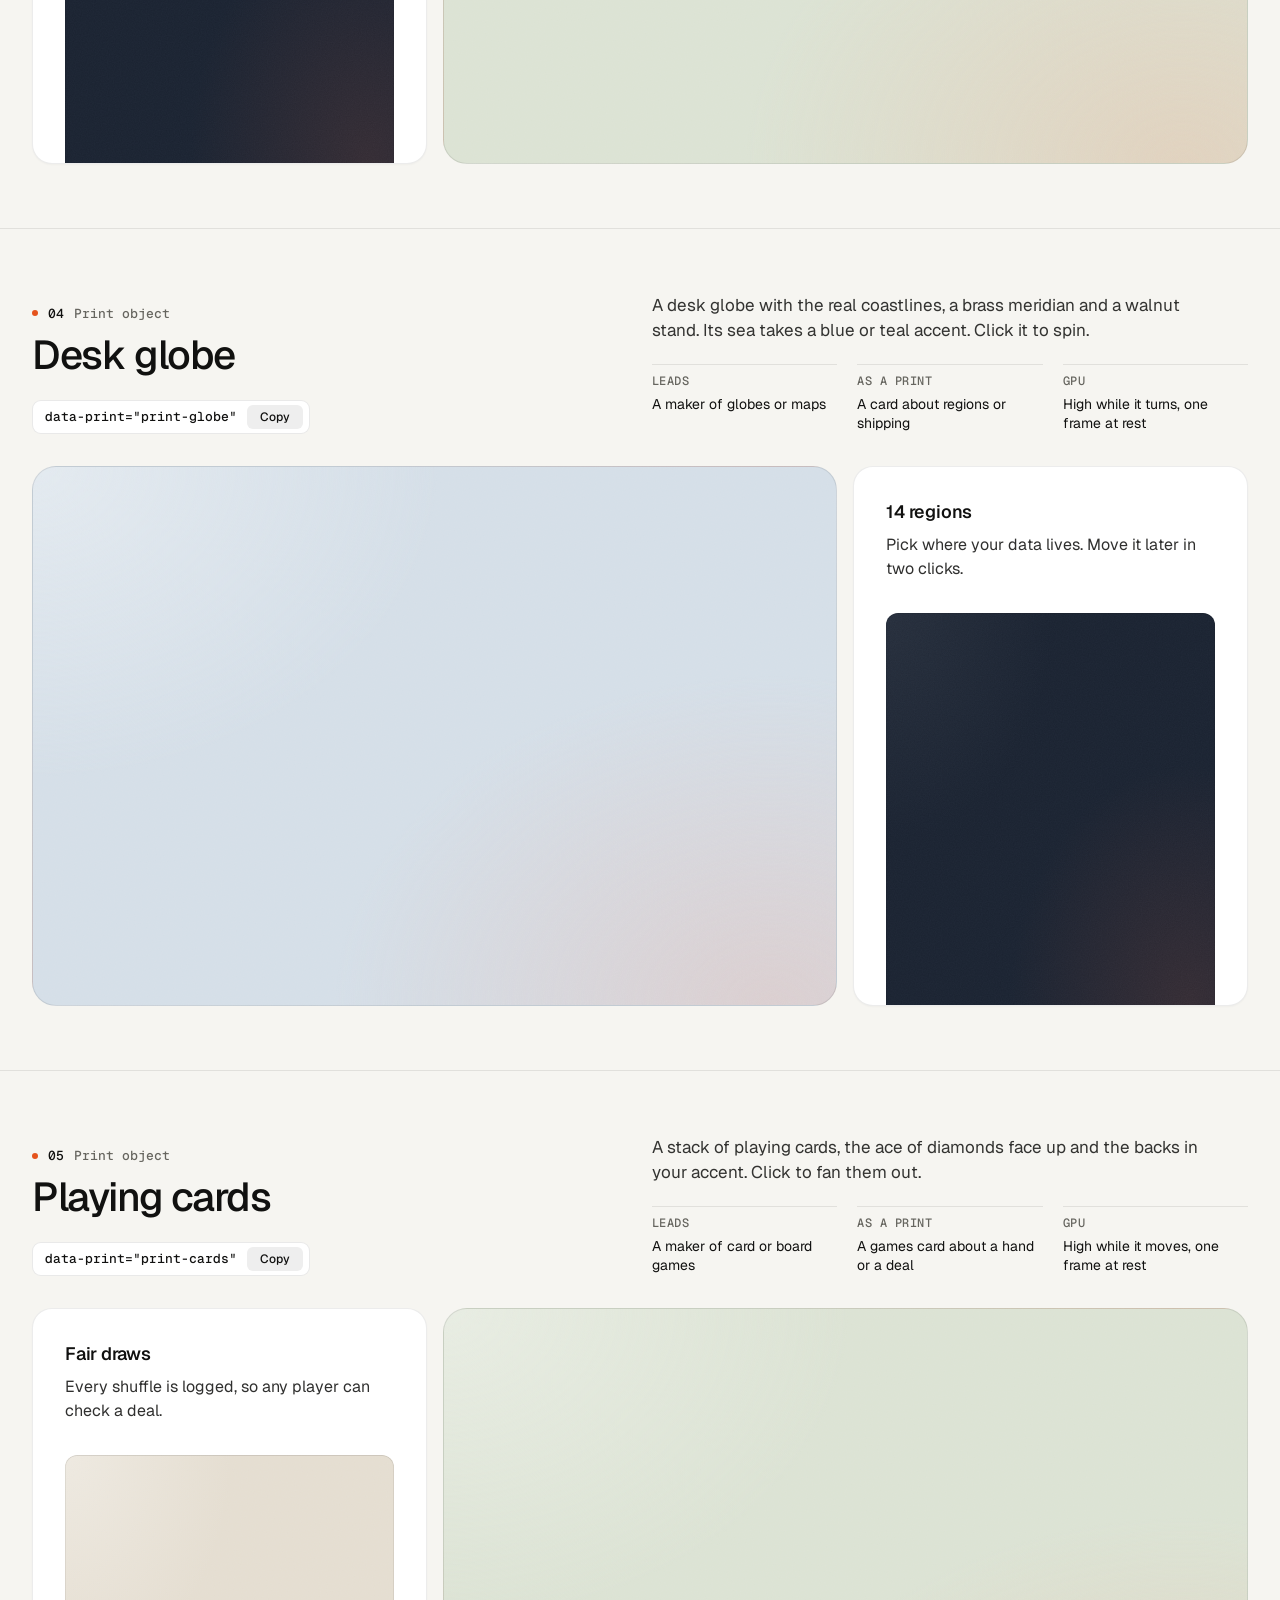
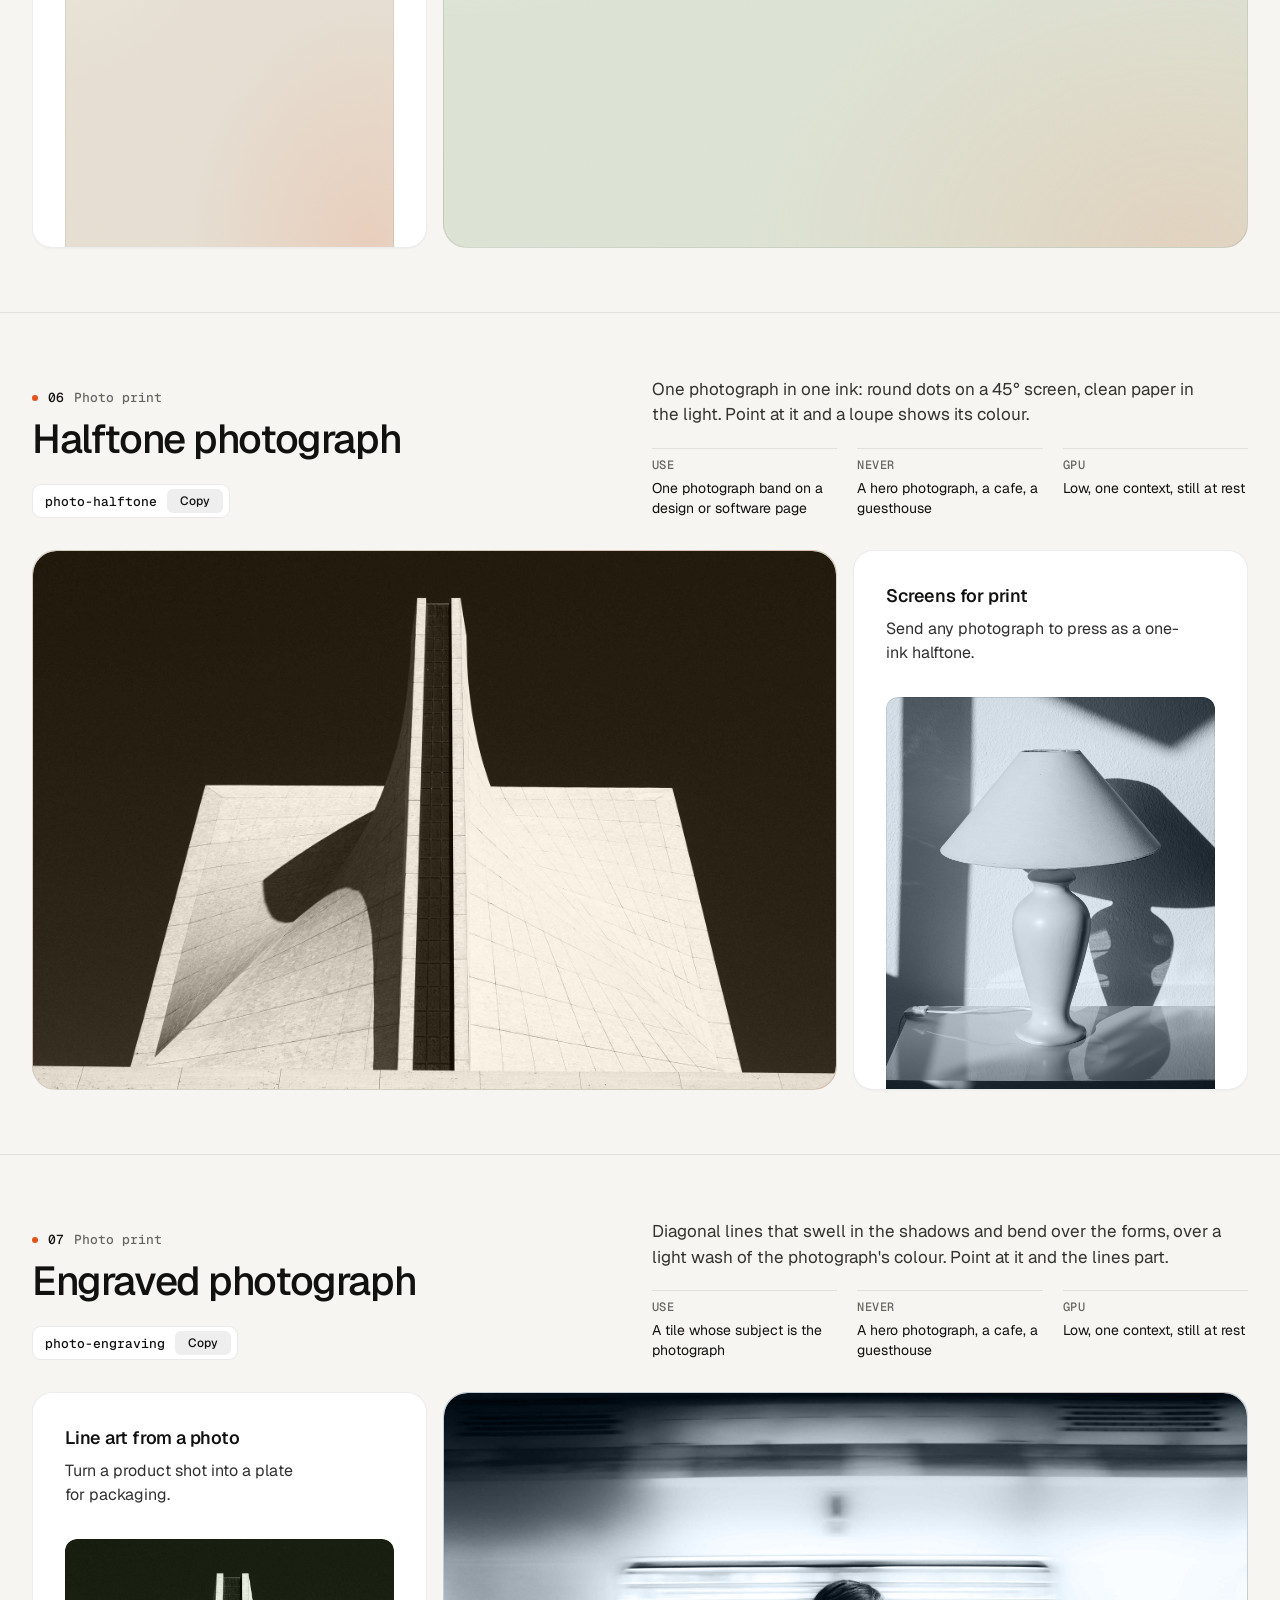
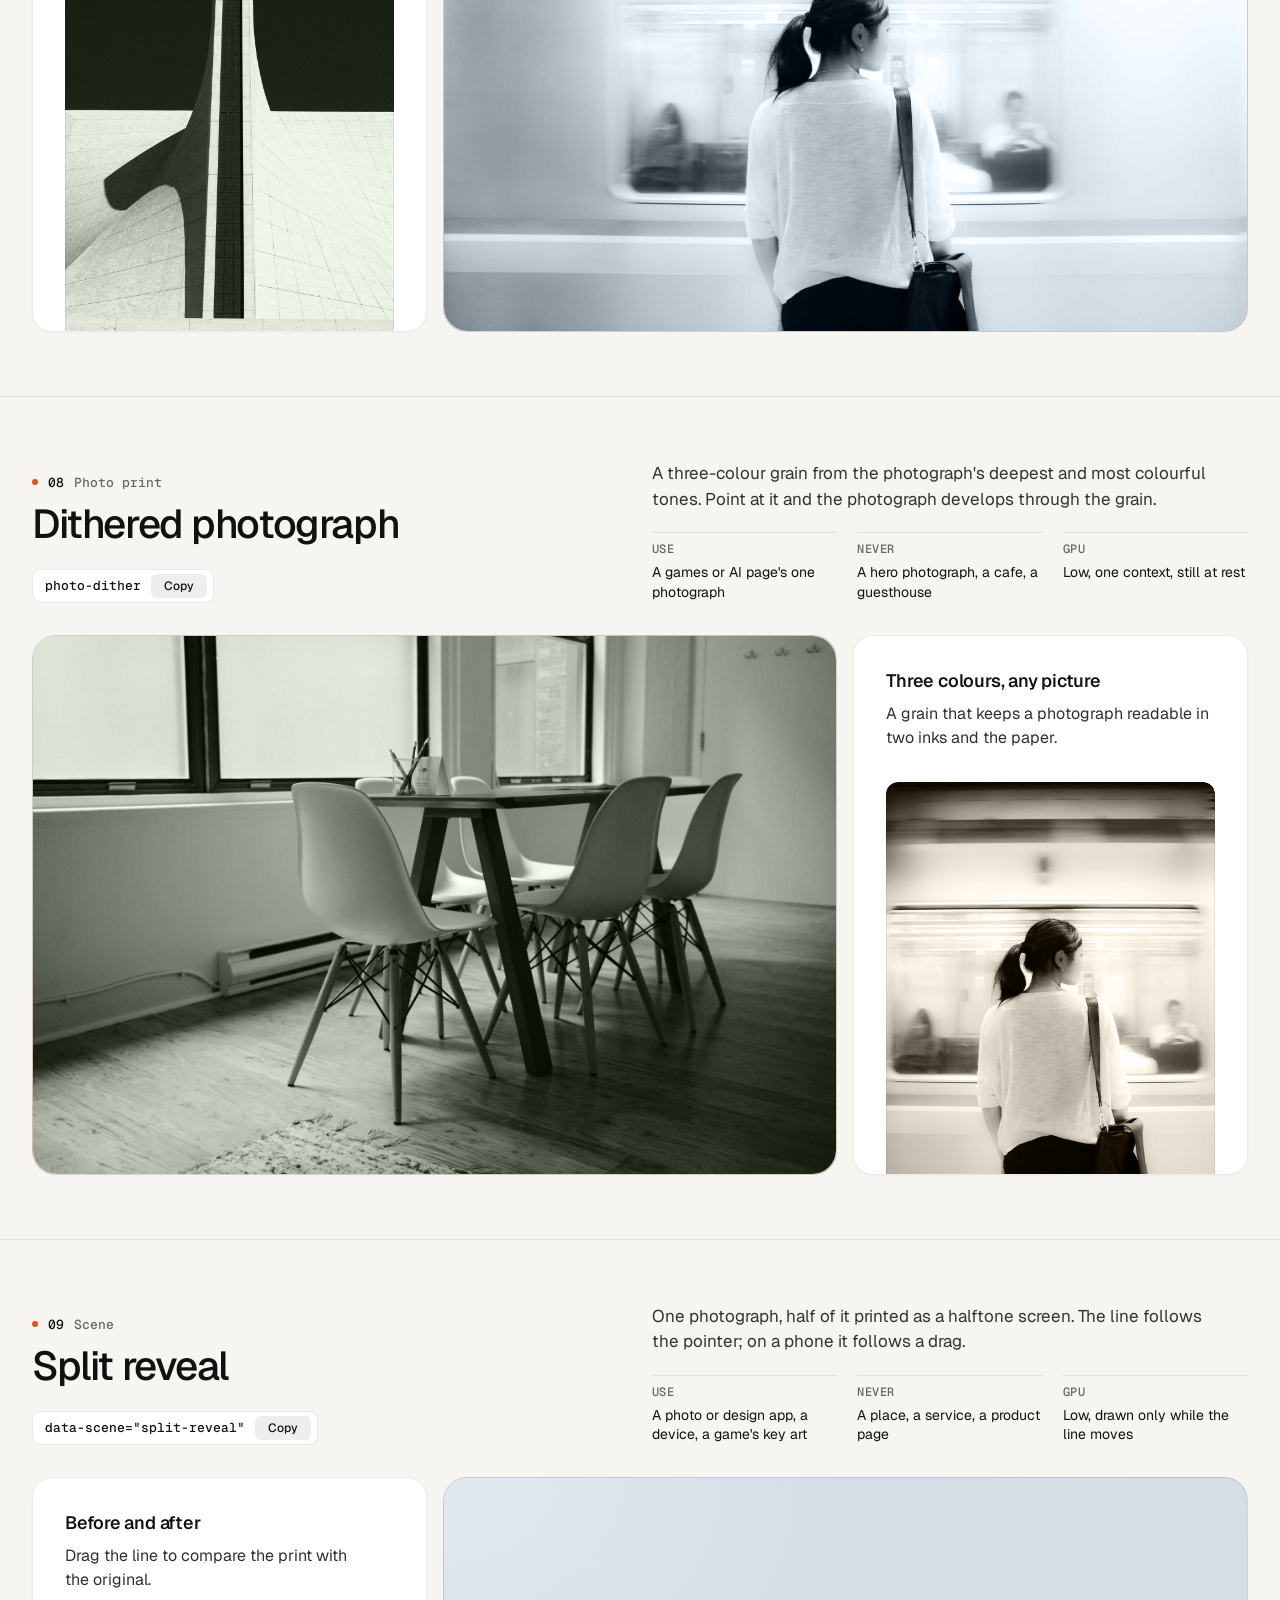
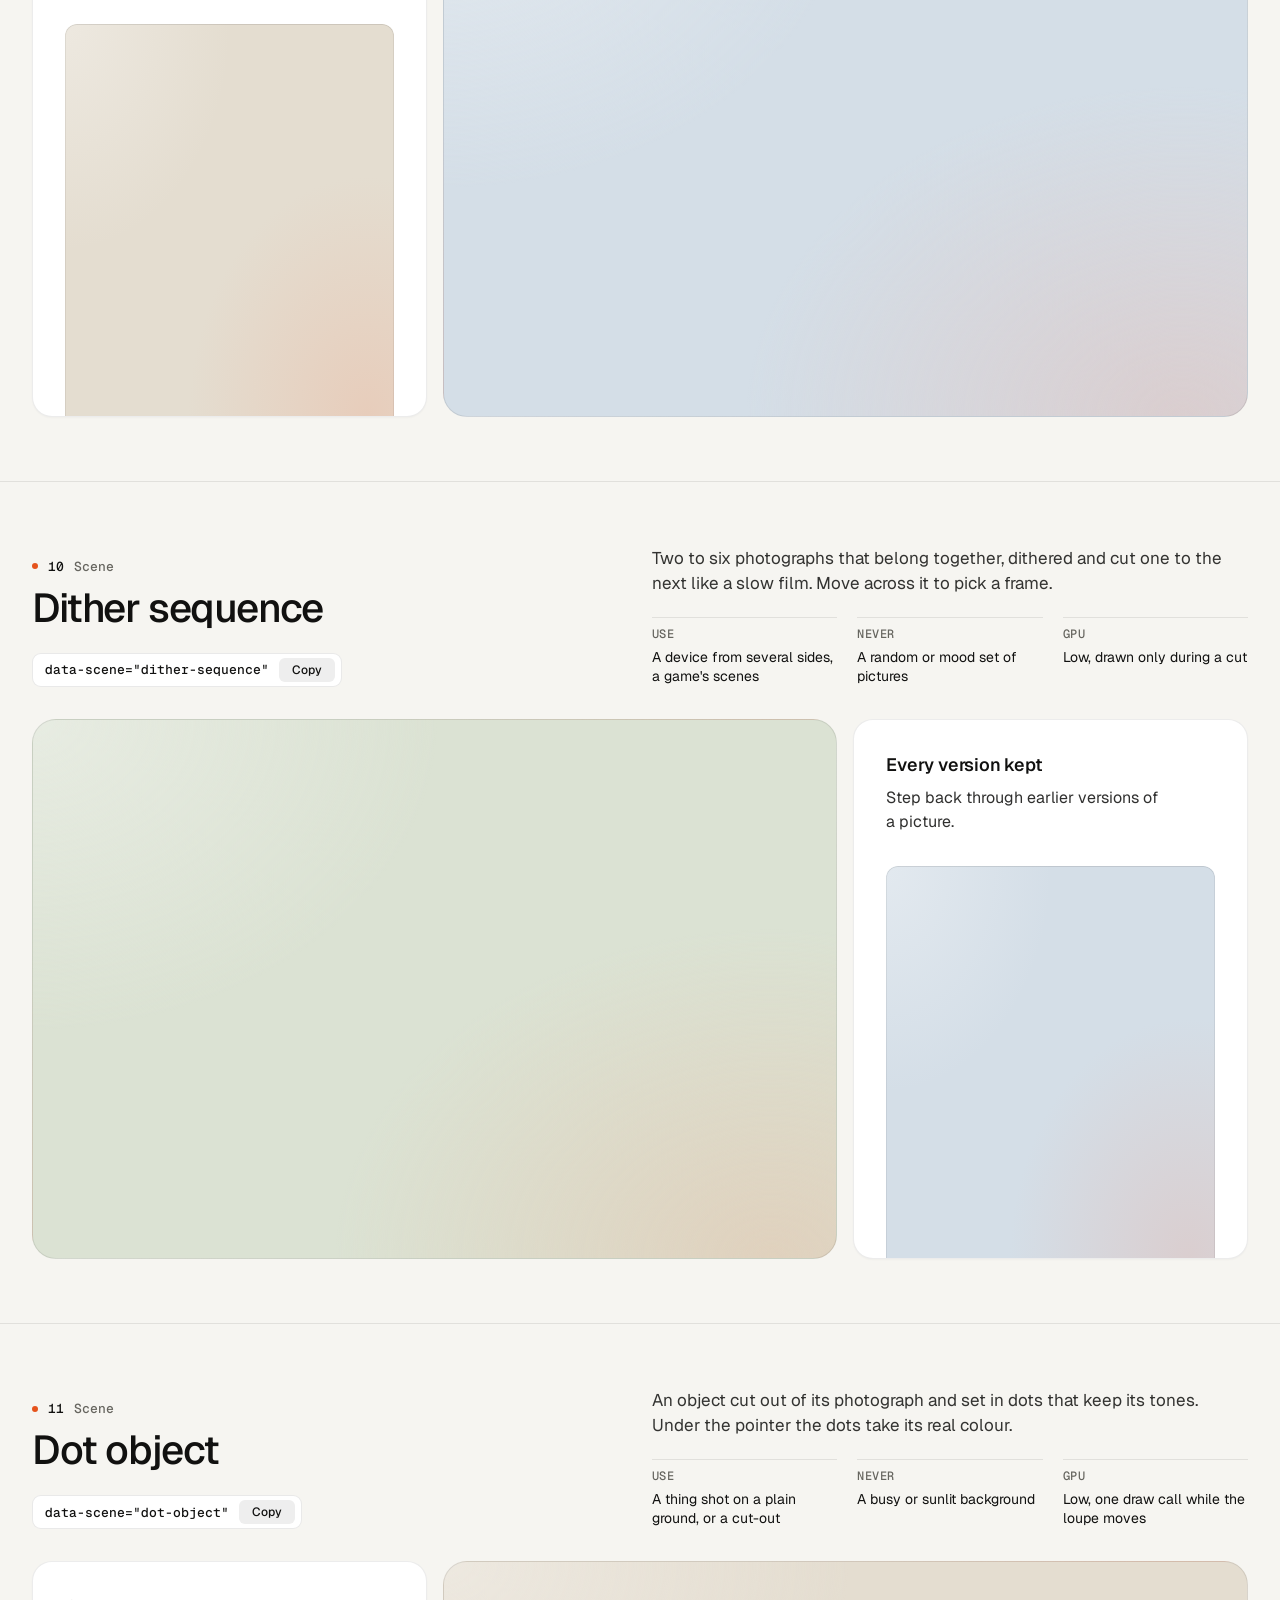
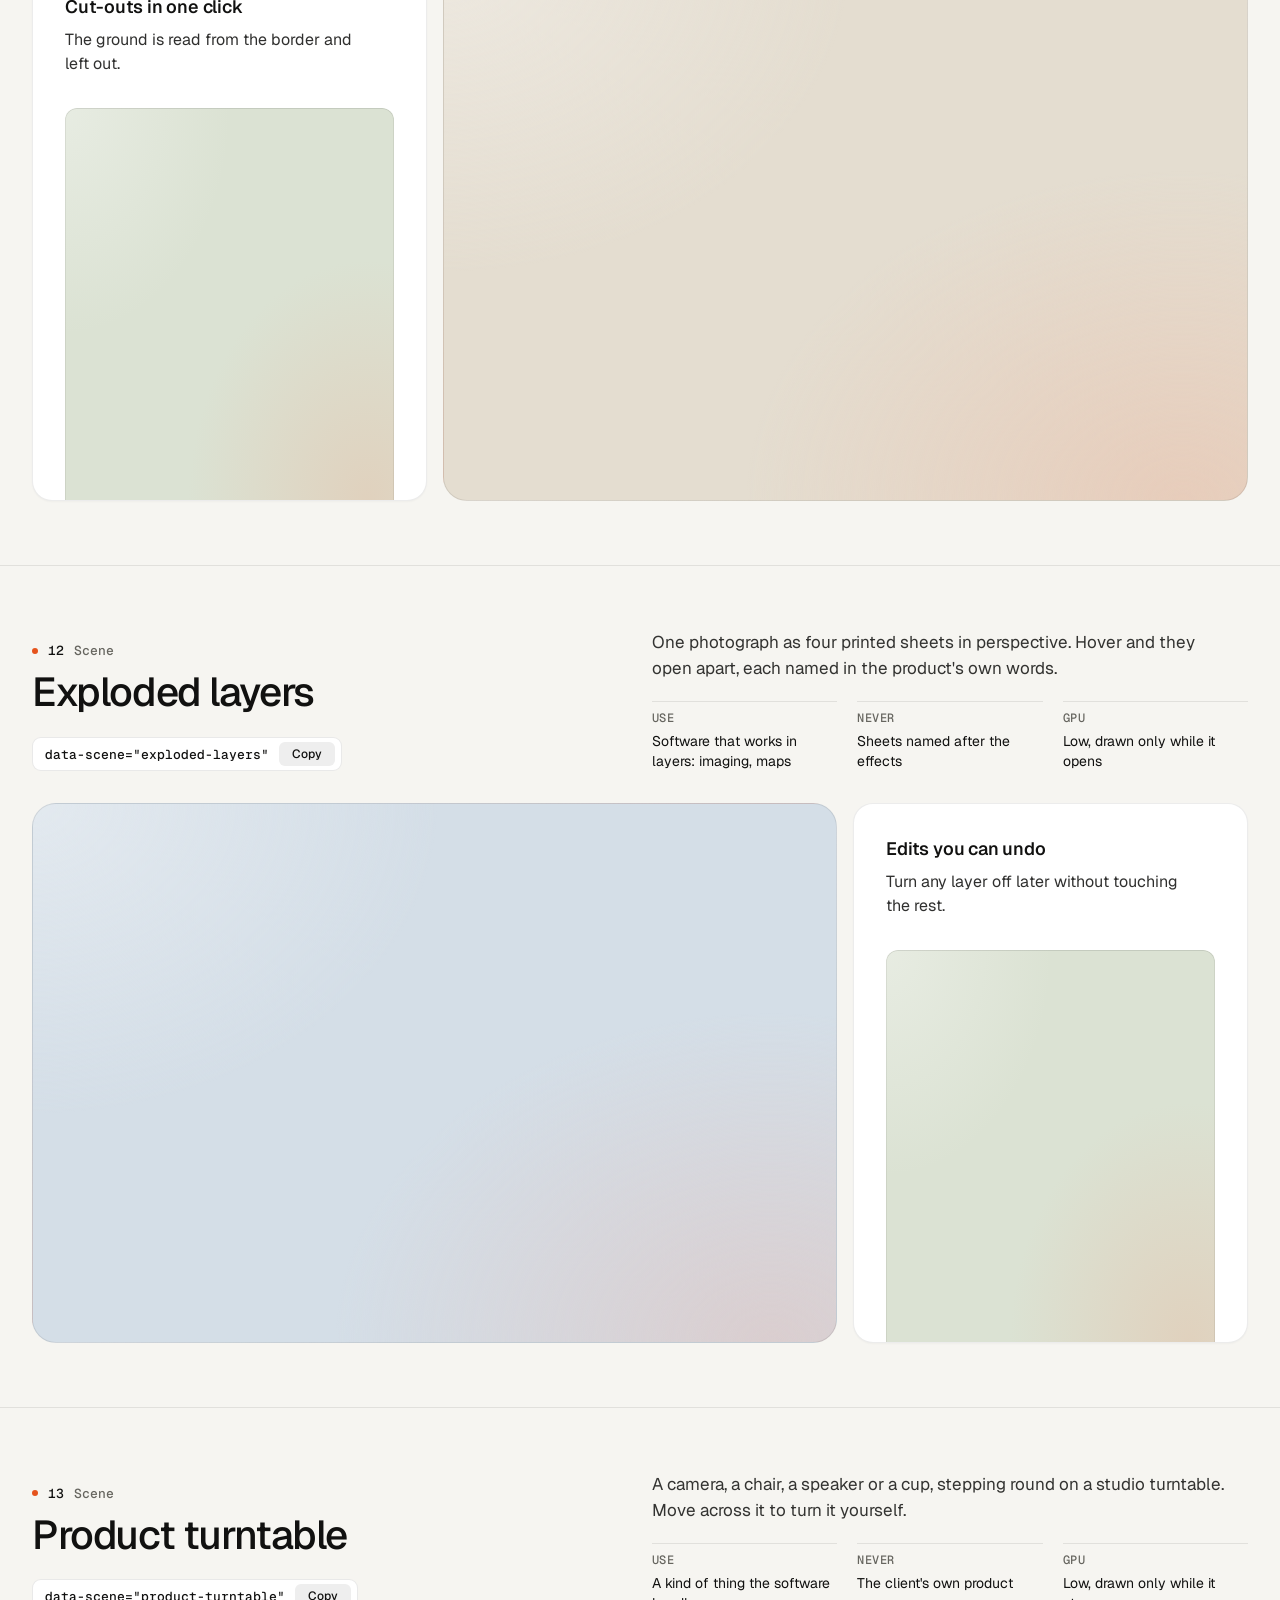
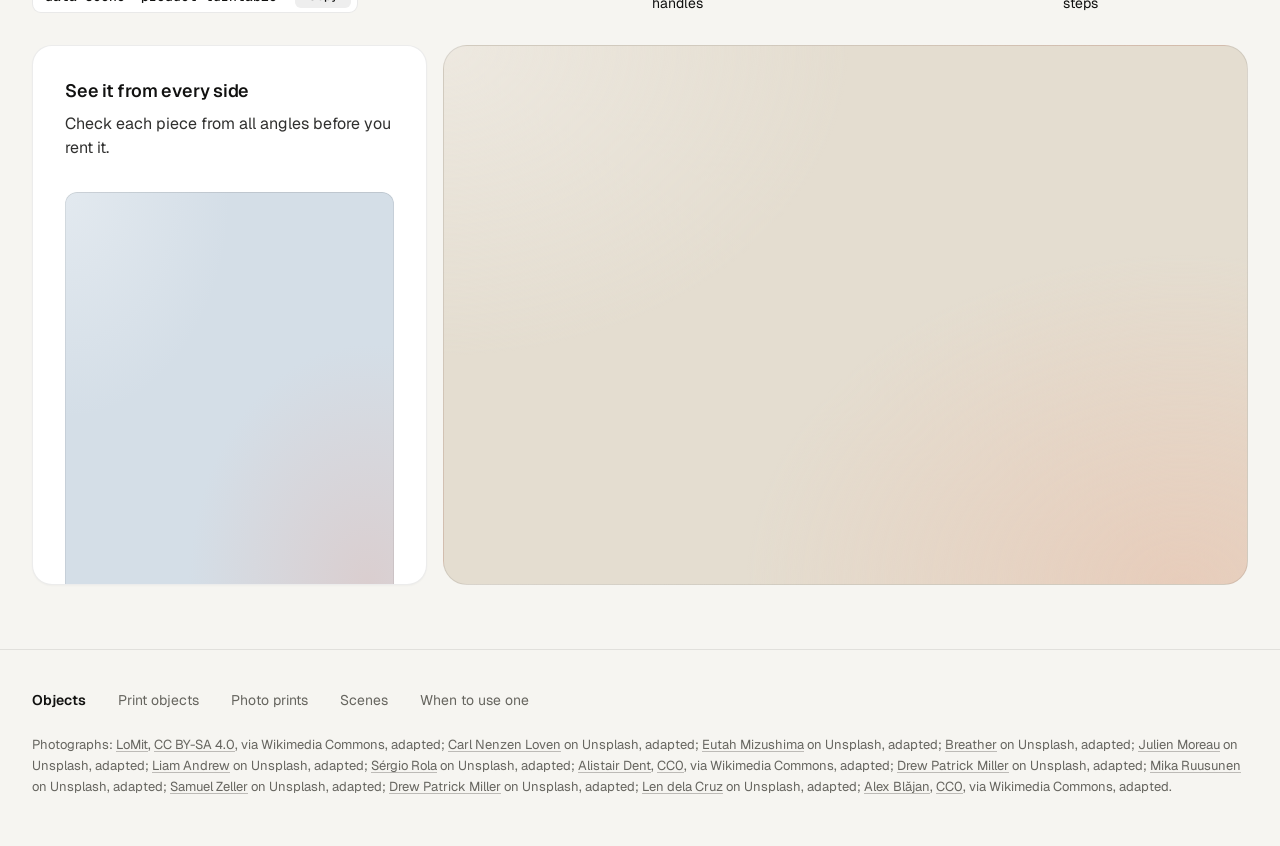
<file: .claude/skills/design-taste-frontend/assets/objects/index.html>
<!doctype html>
<html lang="en" data-palette="paper">
<head>
<script>window.__tpGlMax = 16;   /* a gallery shows many live effects at once; a page of a site keeps the default 4 (fx.js) */</script>
<meta charset="utf-8">
<meta name="viewport" content="width=device-width, initial-scale=1">
<title>Objects</title>
<meta name="description" content="Thirteen objects for one strong moment a page: products drawn in code, photographs printed by a shader, scenes that answer the pointer.">
<link rel="icon" href="data:,">
<link rel="preconnect" href="https://fonts.googleapis.com">
<link rel="preconnect" href="https://fonts.gstatic.com" crossorigin>
<link href="https://fonts.googleapis.com/css2?family=Geist:wght@300..700&family=Geist+Mono:wght@400;500&display=swap" rel="stylesheet">
<link rel="stylesheet" href="../ui/base.css">
<link rel="stylesheet" href="../ui/cards.css">
<style>
  /* palettes: page tokens, four grounds (--g1 sand, --g2 sky, --g3 sage, --g4 deep) and the globe's sea */
  :root {
    --font-text: "Geist", system-ui, sans-serif; --font-mono: "Geist Mono", ui-monospace, monospace;
    --ease: cubic-bezier(.2, .7, .2, 1);
    --gutter: 32px; --max: 1312px;
  }
  [data-palette="paper"] { --bg: #f6f5f1; --card: #ffffff; --surface: #ffffff; --ink: #111110; --muted: #66655f; --accent: #e5531c; --accent-ink: #ffffff;
    --g1: #e4ddd0; --g2: #d4dee7; --g3: #dbe2d3; --g4: #1a2230; --sea: #2f6aa8; --line: rgb(17 17 16 / 0.09); }
  [data-palette="stone"] { --bg: #e6e5e1; --card: #f3f2ef; --surface: #f3f2ef; --ink: #1a1b1d; --muted: #5d5e62; --accent: #2456d6; --accent-ink: #ffffff;
    --g1: #d6d5d0; --g2: #c9d4df; --g3: #dad3c6; --g4: #1d2633; --sea: #2456d6; --line: rgb(26 27 29 / 0.1); }
  [data-palette="graphite"] { --bg: #0b0b0c; --card: #141416; --surface: #141416; --ink: #f2f2ef; --muted: #96979c; --accent: #ff7a3c; --accent-ink: #120c08;
    --g1: #1e1d1b; --g2: #17202a; --g3: #1b201b; --g4: #23262c; --sea: #4f9be0; --line: rgb(242 242 239 / 0.09); }
  [data-palette="night"] { --bg: #070b14; --card: #0e1420; --surface: #0e1420; --ink: #e9edf3; --muted: #8b94a4; --accent: #5ab9fc; --accent-ink: #07101a;
    --g1: #121a29; --g2: #0f2231; --g3: #16202b; --g4: #1b2536; --sea: #5ab9fc; --line: rgb(233 237 243 / 0.09); }

  * { box-sizing: border-box; }
  html { scroll-padding-top: 64px; }
  html, body { margin: 0; }
  body { font-family: var(--font-text); background: var(--bg); color: var(--ink); -webkit-font-smoothing: antialiased; font-size: 16px; line-height: 1.5;
    transition: background-color 320ms var(--ease), color 320ms var(--ease); }
  a { color: inherit; }
  .wrap { max-width: var(--max); margin: 0 auto; padding: 0 var(--gutter); }

  /* ------------------------------------------------ the bar */
  .bar { position: sticky; top: 0; z-index: 30; background: color-mix(in oklab, var(--bg) 84%, transparent); backdrop-filter: blur(16px) saturate(1.2); border-bottom: 1px solid var(--line); }
  .bar__in { height: 64px; display: flex; align-items: center; gap: 32px; }
  .brand { display: inline-flex; align-items: center; gap: 10px; font-weight: 600; font-size: 15px; letter-spacing: -0.01em; text-decoration: none; }
  .brand svg { width: 22px; height: 22px; }
  .brand svg .a { fill: var(--accent); transition: transform 420ms var(--ease); transform-origin: 11px 11px; }
  .brand:hover svg .a { transform: rotate(90deg); }
  .nav { display: flex; gap: 24px; font-size: 14px; }
  .nav a { position: relative; text-decoration: none; color: var(--muted); transition: color 180ms ease; padding: 6px 0; }
  .nav a::after { content: ""; position: absolute; left: 0; right: 0; bottom: 0; height: 1px; background: currentColor; transform: scaleX(0); transform-origin: left; transition: transform 260ms var(--ease); }
  .nav a:hover { color: var(--ink); }
  .nav a:hover::after { transform: scaleX(1); }
  .sp { flex: 1; }
  .swatches { display: flex; align-items: center; gap: 6px; padding: 4px; border-radius: 999px; border: 1px solid var(--line); background: var(--card); }
  .sw { position: relative; width: 26px; height: 26px; border-radius: 50%; border: 0; padding: 0; cursor: pointer; background: linear-gradient(135deg, var(--s-bg) 0 50%, var(--s-ac) 50% 100%);
    box-shadow: inset 0 0 0 1px rgb(0 0 0 / 0.12); transition: transform 200ms var(--ease); }
  .sw::after { content: ""; position: absolute; inset: -3px; border-radius: 50%; box-shadow: 0 0 0 1.5px var(--ink); opacity: 0; transform: scale(0.8); transition: opacity 200ms ease, transform 260ms var(--ease); }
  .sw:hover { transform: scale(1.08); }
  .sw:active { transform: scale(0.94); }
  .sw[aria-pressed="true"]::after { opacity: 1; transform: scale(1); }
  .sw:focus-visible { outline: 2px solid var(--ink); outline-offset: 3px; }
  .sw-label { font-size: 13px; color: var(--muted); min-width: 60px; text-align: right; }

  /* ------------------------------------------------ grounds: a soft lit mesh of the ground's own tone, a fine grain */
  .gr, .card > .panel.gr { --calm-k: 0%; background-color: var(--pg);
    background-image:
      radial-gradient(80% 90% at 92% 100%, color-mix(in oklab, var(--accent) 13%, var(--pg)), transparent 68%),
      radial-gradient(70% 80% at 0% 0%, color-mix(in oklab, var(--lift, #ffffff) var(--lift-k, 34%), var(--pg)), transparent 72%); }
  .gr.dk, [data-palette="graphite"] .gr, [data-palette="night"] .gr { --lift: #ffffff; --lift-k: 6%; }
  .grain { position: absolute; inset: 0; z-index: 0; pointer-events: none; opacity: .32; mix-blend-mode: soft-light; border-radius: inherit;
    background-image: url("data:image/svg+xml;utf8,<svg xmlns='http://www.w3.org/2000/svg' width='160' height='160'><filter id='n'><feTurbulence type='fractalNoise' baseFrequency='.85' numOctaves='2' stitchTiles='stitch'/><feColorMatrix values='0 0 0 0 .5  0 0 0 0 .5  0 0 0 0 .5  0 0 0 .9 0'/></filter><rect width='100%' height='100%' filter='url(%23n)'/></svg>"); }
  .slot { position: absolute; inset: 0; z-index: 1; border-radius: inherit; }
  .slot > .host { position: absolute; inset: 0; border-radius: inherit; overflow: hidden; }

  /* ------------------------------------------------ hero */
  .hero { min-height: calc(100svh - 64px); display: grid; align-items: center; padding: 56px 0; }
  .hero__grid { display: grid; grid-template-columns: repeat(12, minmax(0, 1fr)); gap: 24px; align-items: center; }
  .hero__copy { grid-column: 1 / span 5; }
  .hero h1 { margin: 0; font-size: clamp(44px, 3.4vw + 12px, 72px); line-height: 1.02; letter-spacing: -0.045em; font-weight: 520; text-wrap: balance; }
  .hero__lede { margin: 24px 0 0; font-size: 19px; line-height: 1.5; color: var(--muted); max-width: 40ch; text-wrap: pretty; }
  .index { margin: 40px 0 0; padding: 0; list-style: none; border-top: 1px solid var(--line); max-width: 460px; }
  .index a { display: grid; grid-template-columns: 1fr auto 20px; align-items: center; gap: 16px; padding: 14px 0; border-bottom: 1px solid var(--line); text-decoration: none; font-size: 16px; font-weight: 500; }
  .index a span { font: 500 13px/1 var(--font-mono); color: var(--muted); }
  .index a svg { width: 16px; height: 16px; transition: transform 260ms var(--ease); }
  .index a:hover svg { transform: translateX(4px); }
  .hero__pics { grid-column: 7 / span 6; display: grid; grid-template-columns: 1fr 1fr; gap: 16px; height: min(70svh, 660px); min-height: 440px; }
  .pic { position: relative; overflow: clip; border-radius: 20px; border: 1px solid var(--line); isolation: isolate; }
  .pic img { position: absolute; inset: 0; width: 100%; height: 100%; object-fit: cover; object-position: 50% 42%; display: block; }
  .pic--down { margin-top: 48px; }

  /* ------------------------------------------------ an object, one screen */
  .obj { min-height: calc(100svh - 64px); display: grid; align-content: center; padding: 64px 0; border-top: 1px solid var(--line); }
  .obj__head { display: grid; grid-template-columns: repeat(12, minmax(0, 1fr)); gap: 24px; align-items: end; margin-bottom: 32px; }
  .obj__title { grid-column: 1 / span 5; }
  .obj__n { margin: 0 0 14px; font: 500 13px/1 var(--font-mono); color: var(--muted); display: flex; gap: 10px; align-items: center; }
  .obj__n b { color: var(--ink); font-weight: 500; }
  .obj__n i { width: 6px; height: 6px; border-radius: 50%; background: var(--accent); display: inline-block; }
  .obj h2 { margin: 0; font-size: clamp(34px, 1.9vw + 16px, 52px); line-height: 1.04; letter-spacing: -0.035em; font-weight: 520; text-wrap: balance; }
  .obj__about { grid-column: 7 / span 6; }
  .obj__line { margin: 0; font-size: 17px; line-height: 1.5; color: color-mix(in oklab, var(--ink) 82%, var(--bg)); max-width: 52ch; text-wrap: pretty; }
  .facts { display: grid; grid-template-columns: repeat(3, minmax(0, 1fr)); gap: 20px; margin: 20px 0 0; }
  .facts div { border-top: 1px solid var(--line); padding-top: 10px; }
  .facts dt { font: 500 12px/1 var(--font-mono); color: var(--muted); text-transform: uppercase; letter-spacing: .04em; }
  .facts dd { margin: 8px 0 0; font-size: 14px; line-height: 1.4; }
  .copy { margin-top: 24px; display: inline-flex; align-items: center; gap: 10px; height: 34px; padding: 0 6px 0 12px; border-radius: 9px; border: 1px solid var(--line);
    background: var(--card); color: var(--ink); font: 500 13px/1 var(--font-mono); cursor: pointer; transition: border-color 180ms ease, transform 160ms var(--ease); }
  .copy:hover { border-color: color-mix(in oklab, var(--ink) 24%, transparent); }
  .copy:active { transform: scale(0.97); }
  .copy:focus-visible { outline: 2px solid var(--ink); outline-offset: 2px; }
  .copy em { font-style: normal; display: inline-grid; place-items: center; height: 24px; padding: 0 8px; border-radius: 6px; background: color-mix(in oklab, var(--ink) 7%, transparent); font-family: var(--font-text); font-size: 12px; overflow: hidden; }
  .copy em span { grid-area: 1 / 1; transition: transform 260ms var(--ease), opacity 200ms ease; }
  .copy em span + span { transform: translateY(110%); opacity: 0; }
  .copy.done em span:first-child { transform: translateY(-110%); opacity: 0; }
  .copy.done em span + span { transform: none; opacity: 1; }

  .duo { display: grid; grid-template-columns: repeat(12, minmax(0, 1fr)); gap: 16px; height: clamp(400px, calc(100svh - 360px), 600px); }
  .big { grid-column: 1 / span 8; position: relative; overflow: clip; isolation: isolate; border-radius: 24px; border: 1px solid var(--line); }
  .duo .card { grid-column: 9 / span 4; }
  .obj:nth-of-type(even) .big { grid-column: 5 / span 8; grid-row: 1; }
  .obj:nth-of-type(even) .duo .card { grid-column: 1 / span 4; grid-row: 1; }
  .duo .card > .panel { flex: 1 1 auto; min-height: 0; }

  /* ------------------------------------------------ footer */
  .foot { border-top: 1px solid var(--line); padding: 40px 0 48px; font-size: 14px; color: var(--muted); }
  .foot__row { display: flex; flex-wrap: wrap; gap: 12px 32px; align-items: baseline; }
  .foot__row b { color: var(--ink); font-weight: 600; }
  .foot__row a { text-decoration: none; }
  .foot__row a:hover { color: var(--ink); }
  .credits { margin: 24px 0 0; font-size: 13px; line-height: 1.6; color: var(--muted); }
  .credits a { text-decoration: underline; text-decoration-color: color-mix(in oklab, currentColor 40%, transparent); text-underline-offset: 2px; }

  @media (max-width: 1023px) {
    .hero__copy, .hero__pics { grid-column: 1 / -1; }
    .hero__pics { height: auto; min-height: 0; }
    .pic { aspect-ratio: 3 / 4; }
    .obj__title, .obj__about { grid-column: 1 / -1; }
    .duo { height: auto; grid-template-columns: minmax(0, 1fr); }
    .big, .duo .card, .obj:nth-of-type(even) .big, .obj:nth-of-type(even) .duo .card { grid-column: 1 / -1; grid-row: auto; }
    .big { aspect-ratio: 4 / 3; }
    .duo .card > .panel { flex: none; height: 320px; }
  }
  @media (max-width: 760px) {
    :root { --gutter: 16px; }
    .nav, .sw-label { display: none; }
    .hero { padding: 32px 0 40px; }
    .hero__lede { font-size: 17px; }
    .hero__pics { gap: 10px; }
    .pic { border-radius: 16px; }
    .pic--down { margin-top: 28px; }
    .obj { padding: 72px 0; min-height: 0; }
    .obj .wrap { display: flex; flex-direction: column; }
    .obj__head, .obj__about { display: contents; }
    .obj__title { order: 1; margin-bottom: 16px; }
    .obj__line { order: 2; margin-bottom: 28px; }
    .duo { order: 3; }
    .facts { order: 4; margin-top: 28px; }
    .copy, .index { display: none; }
    .facts { grid-template-columns: minmax(0, 1fr); gap: 0; }
    .facts div { display: grid; grid-template-columns: 96px 1fr; gap: 12px; padding: 10px 0; }
    .facts dd { margin: 0; }
    .big { aspect-ratio: 4 / 5; border-radius: 18px; }
    .duo .card > .panel { height: 300px; }
  }
  @media (prefers-reduced-motion: reduce) { *, *::before, *::after { transition-duration: 0ms !important; } }
</style>
</head>
<body>
<header class="bar">
  <div class="wrap bar__in">
    <a class="brand" href="#top" aria-label="Objects, back to the top">
      <svg viewBox="0 0 22 22" aria-hidden="true"><rect x="1" y="1" width="20" height="20" rx="6" fill="currentColor"/><rect class="a" x="7" y="7" width="8" height="8" rx="2"/></svg>
      Objects
    </a>
    <nav class="nav" aria-label="Families">
      <a href="#print-cup">Print objects</a>
      <a href="#photo-halftone">Photo prints</a>
      <a href="#split-reveal">Scenes</a>
    </nav>
    <span class="sp"></span>
    <span class="sw-label" id="sw-label">Paper</span>
    <div class="swatches" role="group" aria-label="Palette">
      <button type="button" class="sw" data-pal="paper" aria-label="Paper" aria-pressed="true" style="--s-bg:#f6f5f1;--s-ac:#e5531c"></button>
      <button type="button" class="sw" data-pal="stone" aria-label="Stone" aria-pressed="false" style="--s-bg:#e6e5e1;--s-ac:#2456d6"></button>
      <button type="button" class="sw" data-pal="graphite" aria-label="Graphite" aria-pressed="false" style="--s-bg:#141416;--s-ac:#ff7a3c"></button>
      <button type="button" class="sw" data-pal="night" aria-label="Night" aria-pressed="false" style="--s-bg:#0e1420;--s-ac:#5ab9fc"></button>
    </div>
  </div>
</header>

<main id="top">
  <section class="hero">
    <div class="wrap hero__grid">
      <div class="hero__copy">
        <h1>Objects for one strong moment a page.</h1>
        <p class="hero__lede">Products drawn in code, photographs printed by a shader, and scenes that answer the pointer. A photograph leads where there is one. An object leads where there is none.</p>
        <ul class="index">
          <li><a href="#print-cup">Print objects <span>05</span><svg viewBox="0 0 16 16" fill="none" stroke="currentColor" stroke-width="1.5" aria-hidden="true"><path d="M3 8h10M9 4l4 4-4 4"/></svg></a></li>
          <li><a href="#photo-halftone">Photo prints <span>03</span><svg viewBox="0 0 16 16" fill="none" stroke="currentColor" stroke-width="1.5" aria-hidden="true"><path d="M3 8h10M9 4l4 4-4 4"/></svg></a></li>
          <li><a href="#split-reveal">Scenes <span>05</span><svg viewBox="0 0 16 16" fill="none" stroke="currentColor" stroke-width="1.5" aria-hidden="true"><path d="M3 8h10M9 4l4 4-4 4"/></svg></a></li>
        </ul>
      </div>
      <div class="hero__pics">
        <div class="pic"><img src="photo-kit/photos/lamp.jpg" width="1280" height="1757" alt="Cream ceramic table lamp on a glossy side table in low sun" decoding="async"></div>
        <article class="pic pic--down gr" style="--pg: var(--g1)" aria-label="A balanced-arm desk lamp">
          <div class="grain"></div>
          <div class="slot" data-slot='{"kind":"print","id":"print-lamp","place":"card","ground":"g1","params":{"size":1.06,"x":-0.08,"y":-0.2}}'></div>
        </article>
      </div>
    </div>
  </section>

  <!-- ===================================================== print objects -->
  <section class="obj" id="print-cup">
    <div class="wrap">
      <div class="obj__head">
        <div class="obj__title"><p class="obj__n"><i></i><b>01</b> Print object</p><h2>Cup and saucer</h2>
          <button type="button" class="copy" data-copy='<div data-print="print-cup" data-print-place="card"></div>'>data-print="print-cup"<em><span>Copy</span><span>Copied</span></em></button></div>
        <div class="obj__about">
          <p class="obj__line">A porcelain cup of coffee on its saucer, the glaze in your accent. Click it to stir.</p>
          <dl class="facts"><div><dt>Leads</dt><dd>A tableware maker with no photographs</dd></div><div><dt>As a print</dt><dd>A software card about a morning</dd></div><div><dt>GPU</dt><dd>High while it turns, one frame at rest</dd></div></dl>
        </div>
      </div>
      <div class="duo">
        <article class="big gr" style="--pg: var(--g1)"><div class="grain"></div>
          <div class="slot" data-slot='{"kind":"print","id":"print-cup","place":"hero","ground":"g1","params":{"size":0.96,"x":0.16,"y":-0.04}}'></div></article>
        <article class="card"><h3>Morning digest</h3><p>One email at 8:00 with everything that changed overnight.</p>
          <div class="panel gr" style="--pg: var(--g2)"><div class="grain"></div>
            <div class="slot" data-slot='{"kind":"print","id":"print-cup","place":"card","ground":"g2","params":{"effect":"halftone","turn":0}}'></div></div></article>
      </div>
    </div>
  </section>

  <section class="obj" id="print-wheel">
    <div class="wrap">
      <div class="obj__head">
        <div class="obj__title"><p class="obj__n"><i></i><b>02</b> Print object</p><h2>Bicycle wheel</h2>
          <button type="button" class="copy" data-copy='<div data-print="print-wheel" data-print-place="card"></div>'>data-print="print-wheel"<em><span>Copy</span><span>Copied</span></em></button></div>
        <div class="obj__about">
          <p class="obj__line">A road wheel with a tan-wall tyre, an alloy rim and 24 spokes, the hub in your accent. Click it to spin it up.</p>
          <dl class="facts"><div><dt>Leads</dt><dd>A maker of wheels or hubs, never a whole bike</dd></div><div><dt>As a print</dt><dd>A card about speed or a mechanism</dd></div><div><dt>GPU</dt><dd>High while it turns, one frame at rest</dd></div></dl>
        </div>
      </div>
      <div class="duo">
        <article class="big gr" style="--pg: var(--g2)"><div class="grain"></div>
          <div class="slot" data-slot='{"kind":"print","id":"print-wheel","place":"card","ground":"g2","params":{"size":1.34,"x":-0.08,"y":-0.3}}'></div></article>
        <article class="card"><h3>Background sync</h3><p>Runs every five minutes, whether the app is open or not.</p>
          <div class="panel gr" style="--pg: var(--g3)"><div class="grain"></div>
            <div class="slot" data-slot='{"kind":"print","id":"print-wheel","place":"card","ground":"g3","params":{"effect":"halftone","turn":0}}'></div></div></article>
      </div>
    </div>
  </section>

  <section class="obj" id="print-lamp">
    <div class="wrap">
      <div class="obj__head">
        <div class="obj__title"><p class="obj__n"><i></i><b>03</b> Print object</p><h2>Desk lamp</h2>
          <button type="button" class="copy" data-copy='<div data-print="print-lamp" data-print-place="card"></div>'>data-print="print-lamp"<em><span>Copy</span><span>Copied</span></em></button></div>
        <div class="obj__about">
          <p class="obj__line">A balanced-arm desk lamp on chrome springs, the base and shade enamelled in your accent. Click it to switch it on.</p>
          <dl class="facts"><div><dt>Leads</dt><dd>A lighting maker with no photographs</dd></div><div><dt>As a print</dt><dd>A card about focus or working late</dd></div><div><dt>GPU</dt><dd>High while it moves, one frame at rest</dd></div></dl>
        </div>
      </div>
      <div class="duo">
        <article class="big gr" style="--pg: var(--g3)"><div class="grain"></div>
          <div class="slot" data-slot='{"kind":"print","id":"print-lamp","place":"hero","ground":"g3","params":{"size":0.98,"x":0.14,"y":-0.06,"angle":-24}}'></div></article>
        <article class="card"><h3>Focus mode</h3><p>Alerts wait until you switch it off.</p>
          <div class="panel gr dk" style="--pg: var(--g4)"><div class="grain"></div>
            <div class="slot" data-slot='{"kind":"print","id":"print-lamp","place":"card","ground":"g4","params":{"effect":"dither","step":1,"turn":0}}' aria-label="A desk lamp, switched on"></div></div></article>
      </div>
    </div>
  </section>

  <section class="obj" id="print-globe">
    <div class="wrap">
      <div class="obj__head">
        <div class="obj__title"><p class="obj__n"><i></i><b>04</b> Print object</p><h2>Desk globe</h2>
          <button type="button" class="copy" data-copy='<div data-print="print-globe" data-print-place="card" data-print-params=&apos;{"effect":"engrave"}&apos;></div>'>data-print="print-globe"<em><span>Copy</span><span>Copied</span></em></button></div>
        <div class="obj__about">
          <p class="obj__line">A desk globe with the real coastlines, a brass meridian and a walnut stand. Its sea takes a blue or teal accent. Click it to spin.</p>
          <dl class="facts"><div><dt>Leads</dt><dd>A maker of globes or maps</dd></div><div><dt>As a print</dt><dd>A card about regions or shipping</dd></div><div><dt>GPU</dt><dd>High while it turns, one frame at rest</dd></div></dl>
        </div>
      </div>
      <div class="duo">
        <article class="big gr" style="--pg: var(--g2)"><div class="grain"></div>
          <div class="slot" data-slot='{"kind":"print","id":"print-globe","place":"card","ground":"g2","sea":true,"params":{"size":1.3,"x":-0.1,"y":-0.3}}'></div></article>
        <article class="card"><h3>14 regions</h3><p>Pick where your data lives. Move it later in two clicks.</p>
          <div class="panel gr dk" style="--pg: var(--g4)"><div class="grain"></div>
            <div class="slot" data-slot='{"kind":"print","id":"print-globe","place":"card","ground":"g4","sea":true,"params":{"effect":"engrave","turn":0}}'></div></div></article>
      </div>
    </div>
  </section>

  <section class="obj" id="print-cards">
    <div class="wrap">
      <div class="obj__head">
        <div class="obj__title"><p class="obj__n"><i></i><b>05</b> Print object</p><h2>Playing cards</h2>
          <button type="button" class="copy" data-copy='<div data-print="print-cards" data-print-place="card"></div>'>data-print="print-cards"<em><span>Copy</span><span>Copied</span></em></button></div>
        <div class="obj__about">
          <p class="obj__line">A stack of playing cards, the ace of diamonds face up and the backs in your accent. Click to fan them out.</p>
          <dl class="facts"><div><dt>Leads</dt><dd>A maker of card or board games</dd></div><div><dt>As a print</dt><dd>A games card about a hand or a deal</dd></div><div><dt>GPU</dt><dd>High while it moves, one frame at rest</dd></div></dl>
        </div>
      </div>
      <div class="duo">
        <article class="big gr" style="--pg: var(--g3)"><div class="grain"></div>
          <div class="slot" data-slot='{"kind":"print","id":"print-cards","place":"hero","ground":"g3","params":{"size":0.98,"x":0.16,"y":-0.04}}'></div></article>
        <article class="card"><h3>Fair draws</h3><p>Every shuffle is logged, so any player can check a deal.</p>
          <div class="panel gr" style="--pg: var(--g1)"><div class="grain"></div>
            <div class="slot" data-slot='{"kind":"print","id":"print-cards","place":"card","ground":"g1","params":{"effect":"halftone","turn":0}}'></div></div></article>
      </div>
    </div>
  </section>

  <!-- ===================================================== photo prints -->
  <section class="obj" id="photo-halftone">
    <div class="wrap">
      <div class="obj__head">
        <div class="obj__title"><p class="obj__n"><i></i><b>06</b> Photo print</p><h2>Halftone photograph</h2>
          <button type="button" class="copy" data-copy="import print from './assets/objects/photo-halftone/object.js'; print.mount(frame, { palette: fx.readPalette(frame) });">photo-halftone<em><span>Copy</span><span>Copied</span></em></button></div>
        <div class="obj__about">
          <p class="obj__line">One photograph in one ink: round dots on a 45° screen, clean paper in the light. Point at it and a loupe shows its colour.</p>
          <dl class="facts"><div><dt>Use</dt><dd>One photograph band on a design or software page</dd></div><div><dt>Never</dt><dd>A hero photograph, a cafe, a guesthouse</dd></div><div><dt>GPU</dt><dd>Low, one context, still at rest</dd></div></dl>
        </div>
      </div>
      <div class="duo">
        <article class="big gr" style="--pg: var(--g1)">
          <div class="slot" data-slot='{"kind":"photo","id":"photo-halftone","ground":"g1","photo":"concrete"}'></div></article>
        <article class="card"><h3>Screens for print</h3><p>Send any photograph to press as a one-ink halftone.</p>
          <div class="panel gr" style="--pg: var(--g2)">
            <div class="slot" data-slot='{"kind":"photo","id":"photo-halftone","ground":"g2","photo":"lamp","params":{"tint":1}}'></div></div></article>
      </div>
    </div>
  </section>

  <section class="obj" id="photo-engraving">
    <div class="wrap">
      <div class="obj__head">
        <div class="obj__title"><p class="obj__n"><i></i><b>07</b> Photo print</p><h2>Engraved photograph</h2>
          <button type="button" class="copy" data-copy="import print from './assets/objects/photo-engraving/object.js'; print.mount(frame, { palette: fx.readPalette(frame) });">photo-engraving<em><span>Copy</span><span>Copied</span></em></button></div>
        <div class="obj__about">
          <p class="obj__line">Diagonal lines that swell in the shadows and bend over the forms, over a light wash of the photograph's colour. Point at it and the lines part.</p>
          <dl class="facts"><div><dt>Use</dt><dd>A tile whose subject is the photograph</dd></div><div><dt>Never</dt><dd>A hero photograph, a cafe, a guesthouse</dd></div><div><dt>GPU</dt><dd>Low, one context, still at rest</dd></div></dl>
        </div>
      </div>
      <div class="duo">
        <article class="big gr" style="--pg: var(--g2)">
          <div class="slot" data-slot='{"kind":"photo","id":"photo-engraving","ground":"g2","photo":"platform","photoDark":"concrete"}'></div></article>
        <article class="card"><h3>Line art from a photo</h3><p>Turn a product shot into a plate for packaging.</p>
          <div class="panel gr" style="--pg: var(--g3)">
            <div class="slot" data-slot='{"kind":"photo","id":"photo-engraving","ground":"g3","photo":"concrete","photoDark":"room"}'></div></div></article>
      </div>
    </div>
  </section>

  <section class="obj" id="photo-dither">
    <div class="wrap">
      <div class="obj__head">
        <div class="obj__title"><p class="obj__n"><i></i><b>08</b> Photo print</p><h2>Dithered photograph</h2>
          <button type="button" class="copy" data-copy="import print from './assets/objects/photo-dither/object.js'; print.mount(frame, { palette: fx.readPalette(frame) });">photo-dither<em><span>Copy</span><span>Copied</span></em></button></div>
        <div class="obj__about">
          <p class="obj__line">A three-colour grain from the photograph's deepest and most colourful tones. Point at it and the photograph develops through the grain.</p>
          <dl class="facts"><div><dt>Use</dt><dd>A games or AI page's one photograph</dd></div><div><dt>Never</dt><dd>A hero photograph, a cafe, a guesthouse</dd></div><div><dt>GPU</dt><dd>Low, one context, still at rest</dd></div></dl>
        </div>
      </div>
      <div class="duo">
        <article class="big gr" style="--pg: var(--g3)">
          <div class="slot" data-slot='{"kind":"photo","id":"photo-dither","ground":"g3","photo":"room"}'></div></article>
        <article class="card"><h3>Three colours, any picture</h3><p>A grain that keeps a photograph readable in two inks and the paper.</p>
          <div class="panel gr" style="--pg: var(--g1)">
            <div class="slot" data-slot='{"kind":"photo","id":"photo-dither","ground":"g1","photo":"platform"}'></div></div></article>
      </div>
    </div>
  </section>

  <!-- ===================================================== scenes -->
  <section class="obj" id="split-reveal">
    <div class="wrap">
      <div class="obj__head">
        <div class="obj__title"><p class="obj__n"><i></i><b>09</b> Scene</p><h2>Split reveal</h2>
          <button type="button" class="copy" data-copy='<div data-scene="split-reveal" data-scene-src="assets/img/photo.jpg"></div>'>data-scene="split-reveal"<em><span>Copy</span><span>Copied</span></em></button></div>
        <div class="obj__about">
          <p class="obj__line">One photograph, half of it printed as a halftone screen. The line follows the pointer; on a phone it follows a drag.</p>
          <dl class="facts"><div><dt>Use</dt><dd>A photo or design app, a device, a game's key art</dd></div><div><dt>Never</dt><dd>A place, a service, a product page</dd></div><div><dt>GPU</dt><dd>Low, drawn only while the line moves</dd></div></dl>
        </div>
      </div>
      <div class="duo">
        <article class="big gr" style="--pg: var(--g2)">
          <div class="slot" data-slot='{"kind":"scene","id":"split-reveal","ground":"g2","src":"default"}'></div></article>
        <article class="card"><h3>Before and after</h3><p>Drag the line to compare the print with the original.</p>
          <div class="panel gr" style="--pg: var(--g1)">
            <div class="slot" data-slot='{"kind":"scene","id":"split-reveal","ground":"g1","src":"roof","params":{"side":"right","split":0.42}}'></div></div></article>
      </div>
    </div>
  </section>

  <section class="obj" id="dither-sequence">
    <div class="wrap">
      <div class="obj__head">
        <div class="obj__title"><p class="obj__n"><i></i><b>10</b> Scene</p><h2>Dither sequence</h2>
          <button type="button" class="copy" data-copy='<div data-scene="dither-sequence" data-scene-src=&apos;[{"src":"a.jpg"},{"src":"b.jpg"}]&apos;></div>'>data-scene="dither-sequence"<em><span>Copy</span><span>Copied</span></em></button></div>
        <div class="obj__about">
          <p class="obj__line">Two to six photographs that belong together, dithered and cut one to the next like a slow film. Move across it to pick a frame.</p>
          <dl class="facts"><div><dt>Use</dt><dd>A device from several sides, a game's scenes</dd></div><div><dt>Never</dt><dd>A random or mood set of pictures</dd></div><div><dt>GPU</dt><dd>Low, drawn only during a cut</dd></div></dl>
        </div>
      </div>
      <div class="duo">
        <article class="big gr" style="--pg: var(--g3)">
          <div class="slot" data-slot='{"kind":"scene","id":"dither-sequence","ground":"g3","src":"default"}'></div></article>
        <article class="card"><h3>Every version kept</h3><p>Step back through earlier versions of a picture.</p>
          <div class="panel gr" style="--pg: var(--g2)">
            <div class="slot" data-slot='{"kind":"scene","id":"dither-sequence","ground":"g2","src":"spirals","params":{"fit":"contain","autoplay":0}}'></div></div></article>
      </div>
    </div>
  </section>

  <section class="obj" id="dot-object">
    <div class="wrap">
      <div class="obj__head">
        <div class="obj__title"><p class="obj__n"><i></i><b>11</b> Scene</p><h2>Dot object</h2>
          <button type="button" class="copy" data-copy='<div data-scene="dot-object" data-scene-src="assets/img/object-on-white.jpg"></div>'>data-scene="dot-object"<em><span>Copy</span><span>Copied</span></em></button></div>
        <div class="obj__about">
          <p class="obj__line">An object cut out of its photograph and set in dots that keep its tones. Under the pointer the dots take its real colour.</p>
          <dl class="facts"><div><dt>Use</dt><dd>A thing shot on a plain ground, or a cut-out</dd></div><div><dt>Never</dt><dd>A busy or sunlit background</dd></div><div><dt>GPU</dt><dd>Low, one draw call while the loupe moves</dd></div></dl>
        </div>
      </div>
      <div class="duo">
        <article class="big gr" style="--pg: var(--g1)">
          <div class="slot" data-slot='{"kind":"scene","id":"dot-object","ground":"g1","src":"default"}'></div></article>
        <article class="card"><h3>Cut-outs in one click</h3><p>The ground is read from the border and left out.</p>
          <div class="panel gr" style="--pg: var(--g3)">
            <div class="slot" data-slot='{"kind":"scene","id":"dot-object","ground":"g3","src":"dahlia"}'></div></div></article>
      </div>
    </div>
  </section>

  <section class="obj" id="exploded-layers">
    <div class="wrap">
      <div class="obj__head">
        <div class="obj__title"><p class="obj__n"><i></i><b>12</b> Scene</p><h2>Exploded layers</h2>
          <button type="button" class="copy" data-copy='<div data-scene="exploded-layers" data-scene-src="assets/img/photo.jpg" data-scene-params=&apos;{"names":["Photo","Colour","Light","Depth"]}&apos;></div>'>data-scene="exploded-layers"<em><span>Copy</span><span>Copied</span></em></button></div>
        <div class="obj__about">
          <p class="obj__line">One photograph as four printed sheets in perspective. Hover and they open apart, each named in the product's own words.</p>
          <dl class="facts"><div><dt>Use</dt><dd>Software that works in layers: imaging, maps</dd></div><div><dt>Never</dt><dd>Sheets named after the effects</dd></div><div><dt>GPU</dt><dd>Low, drawn only while it opens</dd></div></dl>
        </div>
      </div>
      <div class="duo">
        <article class="big gr" style="--pg: var(--g2)">
          <div class="slot" data-slot='{"kind":"scene","id":"exploded-layers","ground":"g2","src":"default","params":{"names":["Photo","Colour","Light","Depth"]}}'></div></article>
        <article class="card"><h3>Edits you can undo</h3><p>Turn any layer off later without touching the rest.</p>
          <div class="panel gr" style="--pg: var(--g3)">
            <div class="slot" data-slot='{"kind":"scene","id":"exploded-layers","ground":"g3","src":"lattice"}'></div></div></article>
      </div>
    </div>
  </section>

  <section class="obj" id="product-turntable">
    <div class="wrap">
      <div class="obj__head">
        <div class="obj__title"><p class="obj__n"><i></i><b>13</b> Scene</p><h2>Product turntable</h2>
          <button type="button" class="copy" data-copy='<div data-scene="product-turntable" data-scene-params=&apos;{"form":"chair"}&apos;></div>'>data-scene="product-turntable"<em><span>Copy</span><span>Copied</span></em></button></div>
        <div class="obj__about">
          <p class="obj__line">A camera, a chair, a speaker or a cup, stepping round on a studio turntable. Move across it to turn it yourself.</p>
          <dl class="facts"><div><dt>Use</dt><dd>A kind of thing the software handles</dd></div><div><dt>Never</dt><dd>The client's own product</dd></div><div><dt>GPU</dt><dd>Low, drawn only while it steps</dd></div></dl>
        </div>
      </div>
      <div class="duo">
        <article class="big gr" style="--pg: var(--g1)">
          <div class="slot" data-slot='{"kind":"scene","id":"product-turntable","ground":"g1","params":{"form":"camera"}}' aria-label="A camera on a turntable"></div></article>
        <article class="card"><h3>See it from every side</h3><p>Check each piece from all angles before you rent it.</p>
          <div class="panel gr" style="--pg: var(--g2)">
            <div class="slot" data-slot='{"kind":"scene","id":"product-turntable","ground":"g2","params":{"form":"chair","start":-40,"autoplay":0}}' aria-label="A side chair"></div></div></article>
      </div>
    </div>
  </section>
</main>

<footer class="foot">
  <div class="wrap">
    <div class="foot__row">
      <b>Objects</b>
      <a href="_print-core/README.md">Print objects</a>
      <a href="photo-kit/README.md">Photo prints</a>
      <a href="_scenes/README.md">Scenes</a>
      <a href="../../references/effects-objects.md">When to use one</a>
    </div>
    <p class="credits" id="credits"></p>
  </div>
</footer>

<script type="module">
  /*
    The showcase's own mounting: every [data-slot] mounts when it comes near the screen and is destroyed
    when it leaves, and never more than MAX are mounted at once, so the page holds at most 4 live WebGL
    contexts (each mounted object holds one at most; still print objects hold none).
  */
  import fx from '../effects/fx.js';
  import { creditsLine } from './photo-kit/photo.js';
  import { DEFAULT_PHOTO as SPLIT } from './split-reveal/object.js';
  import { DEFAULT_SEQUENCE } from './dither-sequence/object.js';
  import { DEFAULT_PHOTO as TULIP } from './dot-object/object.js';
  import { DEFAULT_PHOTO as MIXER } from './exploded-layers/object.js';

  const MAX = 4, CAP = { print: 4, photo: 3, scene: 4 };
  const root = document.documentElement;
  const q = new URLSearchParams(location.search);
  const U = 'https://unsplash.com/license', CC0 = 'https://creativecommons.org/publicdomain/zero/1.0/';
  const SRC = {
    roof: { id: 618, ratio: 1.5, alt: 'Curving glass and steel lattice roof in black and white', by: 'Mika Ruusunen', licence: 'Unsplash licence', licenceUrl: U, page: 'https://unsplash.com/photos/ypVM8PnygUo' },
    lattice: { id: 893, ratio: 1.5, alt: 'Curved latticed building facade forming sweeping lines', by: 'Samuel Zeller', licence: 'Unsplash licence', licenceUrl: U, page: 'https://unsplash.com/photos/j0g8taxHZa0' },
    spirals: [
      { id: 949, ratio: 0.66, alt: 'A white spiral atrium under a glass dome, seen from below', by: 'Drew Patrick Miller', licence: 'Unsplash licence', licenceUrl: U, page: 'https://unsplash.com/photos/VLT62-JzddA' },
      { id: 679, ratio: 1, alt: 'Spiralling concrete curves around a small round window', by: 'Len dela Cruz', licence: 'Unsplash licence', licenceUrl: U, page: 'https://unsplash.com/photos/ScEKf8u7y-c' },
    ],
    dahlia: { id: 'commons-minimal-orange-dahlia', source: 'commons', ratio: 1.523, width: 5830, focus: [0.5, 0.5], alt: 'An orange dahlia on a black ground', by: 'Alex Blăjan', licence: 'CC0', licenceUrl: CC0,
      url: 'https://upload.wikimedia.org/wikipedia/commons/5/5e/Minimal_orange_dahlia_%28Unsplash%29.jpg', page: 'https://commons.wikimedia.org/wiki/File:Minimal_orange_dahlia_(Unsplash).jpg' },
  };
  const DEFAULTS = { 'split-reveal': SPLIT, 'dither-sequence': DEFAULT_SEQUENCE, 'dot-object': TULIP, 'exploded-layers': MIXER };
  const lib = await fetch(new URL('./photo-kit/photos.json', import.meta.url)).then(r => r.json()).catch(() => ({ photos: [] }));
  const PHOTOS = Object.fromEntries(lib.photos.map(p => [p.key, p]));

  // ---- palette: the page tokens, a ground's paper and an ink that reads on it
  const tok = n => getComputedStyle(root).getPropertyValue(n).trim();
  const lum = hex => { const h = hex.replace('#', ''); const c = [0, 2, 4].map(i => parseInt(h.slice(i, i + 2), 16) / 255); return 0.2126 * c[0] + 0.7152 * c[1] + 0.0722 * c[2]; };
  function paletteFor(cfg) {
    const bg = tok('--' + (cfg.ground || 'g1')), ink = tok('--ink');
    const light = lum(bg) > 0.4, pageLight = lum(ink) < 0.4;
    const gInk = light ? (pageLight ? ink : '#17181b') : (pageLight ? '#eef0f2' : ink);
    return fx.normalizePalette({ bg, surface: bg, ink: gInk, accent: cfg.sea ? tok('--sea') : tok('--accent'), accentInk: tok('--accent-ink') });
  }

  // ---- mounting
  const slots = [...document.querySelectorAll('[data-slot]')];
  const st = new Map(slots.map(el => [el, { cfg: JSON.parse(el.dataset.slot), near: false, ctrl: null, host: null, busy: false }]));
  const mods = new Map();
  const load = id => { if (!mods.has(id)) mods.set(id, import(`./${id}/object.js`).then(m => m.default)); return mods.get(id); };
  // a photo print may name a darker photograph for the dark palettes (a pale one prints as a light plate there)
  const isDark = () => lum(tok('--bg')) < 0.4;
  const photoKey = cfg => (cfg.photoDark && isDark() ? cfg.photoDark : cfg.photo);
  const srcOf = cfg => {
    if (cfg.kind === 'photo') return new URL('./photo-kit/' + PHOTOS[photoKey(cfg)].file, import.meta.url).href;
    if (!cfg.src) return undefined;
    return cfg.src === 'default' ? DEFAULTS[cfg.id] : SRC[cfg.src];
  };
  // a photo print's slot shows its photograph toned into the ground until the print draws, before it
  // mounts too: never an empty panel, even on a slow device
  function underlay(box, cfg) {
    if (cfg.kind !== 'photo') return;
    const p = PHOTOS[photoKey(cfg)];
    Object.assign(box.style, { backgroundColor: 'var(--pg)', backgroundImage: 'url(' + srcOf(cfg) + ')', backgroundSize: 'cover',
      backgroundPosition: (p.focus[0] * 100) + '% ' + (p.focus[1] * 100) + '%', backgroundBlendMode: 'luminosity' });
  }
  async function mount(el) {
    const s = st.get(el);
    s.busy = true;
    try {
      const obj = await load(s.cfg.id);
      if (!s.want) return;
      const host = document.createElement('div');
      host.className = 'host';
      if (el.hasAttribute('aria-label')) host.setAttribute('aria-label', el.getAttribute('aria-label'));
      el.appendChild(host);
      const cfg = s.cfg, palette = paletteFor(cfg);
      let ctrl;
      if (cfg.kind === 'print') ctrl = obj.mount(host, { place: cfg.place, params: cfg.params || {}, palette });
      else if (cfg.kind === 'photo') {
        const p = PHOTOS[photoKey(cfg)];
        s.photo = photoKey(cfg);
        underlay(host, cfg);
        ctrl = obj.mount(host, { palette, src: srcOf(cfg), params: { focusX: p.focus[0], focusY: p.focus[1], ...(cfg.params || {}) } });
      } else ctrl = obj.mount(host, { palette, src: srcOf(cfg), params: cfg.params || {} });
      s.ctrl = ctrl; s.host = host;
    } catch (e) { console.warn('objects:', s.cfg.id, e); }
    finally { s.busy = false; if (!s.want && s.ctrl) unmount(el); schedule(); }
  }
  function unmount(el) {
    const s = st.get(el);
    if (!s.ctrl) return;
    try { s.ctrl.destroy(); } catch (e) { console.warn(e); }
    s.host?.remove();
    s.ctrl = null; s.host = null;
  }
  let queued = 0;
  function reconcile() {
    queued = 0;
    const mid = innerHeight / 2;
    const dist = el => { const r = el.getBoundingClientRect(); return Math.abs((r.top + r.bottom) / 2 - mid); };
    // the nearest first, at most MAX, and at most CAP of one family (photo-kit warns past 3)
    const near = [], kinds = {};
    for (const el of slots.filter(e => st.get(e).near).sort((a, b) => dist(a) - dist(b))) {
      const k = st.get(el).cfg.kind;
      if (near.length < MAX && (kinds[k] || 0) < CAP[k]) { near.push(el); kinds[k] = (kinds[k] || 0) + 1; }
    }
    const want = new Set(near);
    for (const el of slots) { const s = st.get(el); s.want = want.has(el); if (!s.want && s.ctrl && !s.busy) unmount(el); }
    // never more than MAX mounted (or mounting) at once
    let count = slots.filter(el => { const s = st.get(el); return s.ctrl || s.busy; }).length;
    for (const el of near) { const s = st.get(el); if (!s.ctrl && !s.busy && count < MAX) { count++; mount(el); } }
  }
  const schedule = () => { if (!queued) queued = requestAnimationFrame(reconcile); };
  const io = new IntersectionObserver(es => { for (const e of es) st.get(e.target).near = e.isIntersecting; schedule(); }, { rootMargin: '60% 0px' });
  slots.forEach(el => io.observe(el));
  addEventListener('scroll', schedule, { passive: true });
  addEventListener('resize', schedule, { passive: true });

  // ---- palette switch
  const PAL = ['paper', 'stone', 'graphite', 'night'];
  const label = document.getElementById('sw-label');
  function setPalette(name, save) {
    if (!PAL.includes(name)) name = 'paper';
    root.dataset.palette = name;
    for (const b of document.querySelectorAll('[data-pal]')) b.setAttribute('aria-pressed', String(b.dataset.pal === name));
    label.textContent = name[0].toUpperCase() + name.slice(1);
    for (const [el, s] of st) {
      if (s.ctrl && s.cfg.kind === 'photo' && s.photo !== photoKey(s.cfg)) unmount(el);   // its photograph changes: mount it again
      else if (s.ctrl?.setPalette) s.ctrl.setPalette(paletteFor(s.cfg));
    }
    for (const [el, s] of st) underlay(el, s.cfg);
    schedule();
    if (save) try { localStorage.setItem('objects-palette', name); } catch (_) { /* private window */ }
  }
  let saved = null;
  try { saved = localStorage.getItem('objects-palette'); } catch (_) { /* private window */ }
  setPalette(q.get('palette') || saved || 'paper');
  document.querySelector('.swatches').addEventListener('click', e => { const b = e.target.closest('[data-pal]'); if (b) setPalette(b.dataset.pal, true); });

  // ---- copy a mount snippet
  document.addEventListener('click', async e => {
    const b = e.target.closest('.copy');
    if (!b) return;
    try { await navigator.clipboard.writeText(b.dataset.copy); } catch (_) { /* no clipboard: the button still answers */ }
    b.classList.add('done');
    clearTimeout(b._t); b._t = setTimeout(() => b.classList.remove('done'), 1400);
  });

  // ---- the one credit line
  const pk = ['lamp', 'concrete', 'platform', 'room'].map(k => PHOTOS[k]).filter(Boolean).map(p => ({ ...p, adapted: true }));
  const sc = [SPLIT, ...DEFAULT_SEQUENCE, TULIP, MIXER, SRC.roof, SRC.lattice, ...SRC.spirals, SRC.dahlia]
    .map(p => ({ ...p, source: p.source === 'commons' ? 'Wikimedia Commons' : (p.source || 'Unsplash'), adapted: true }));
  const seen = new Set();
  document.getElementById('credits').innerHTML = creditsLine([...pk, ...sc].filter(p => { const k = p.page || p.by; if (seen.has(k)) return false; seen.add(k); return true; }));

  // fetch every object's module and the photographs while the page is idle, so a panel mounts at once
  const prefetch = () => {
    const ids = [...new Set([...st.values()].map(s => s.cfg.id))];
    let i = 0;
    const next = () => { if (i < ids.length) load(ids[i++]).catch(() => {}).finally(() => setTimeout(next, 80)); };
    next();
    for (const p of Object.values(PHOTOS)) { const im = new Image(); im.decoding = 'async'; im.src = new URL('./photo-kit/' + p.file, import.meta.url).href; }
  };
  (window.requestIdleCallback || ((f) => setTimeout(f, 600)))(prefetch, { timeout: 1500 });

  window.__objects = { st, live: () => [...st.values()].filter(s => s.ctrl).length };
  if (document.fonts) await document.fonts.ready;
  root.dataset.ready = '1';
</script>
</body>
</html>
</file>
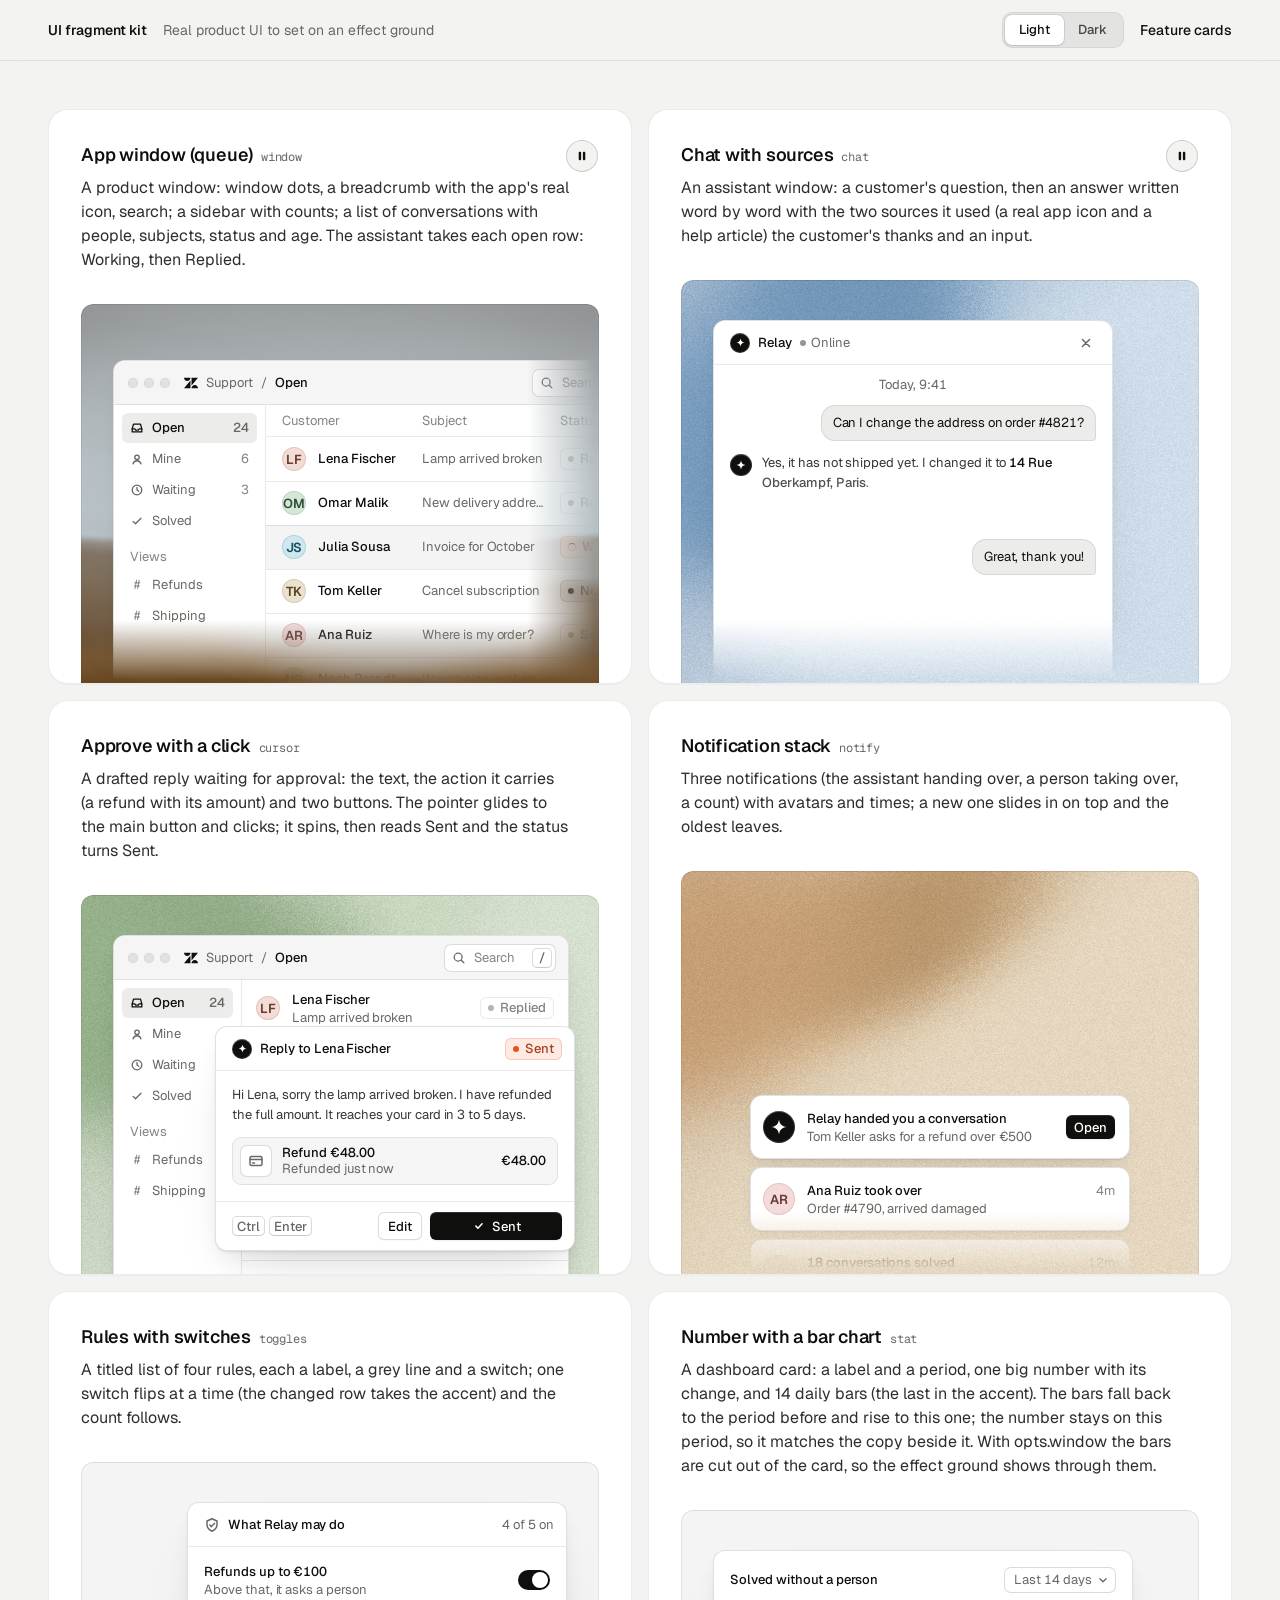
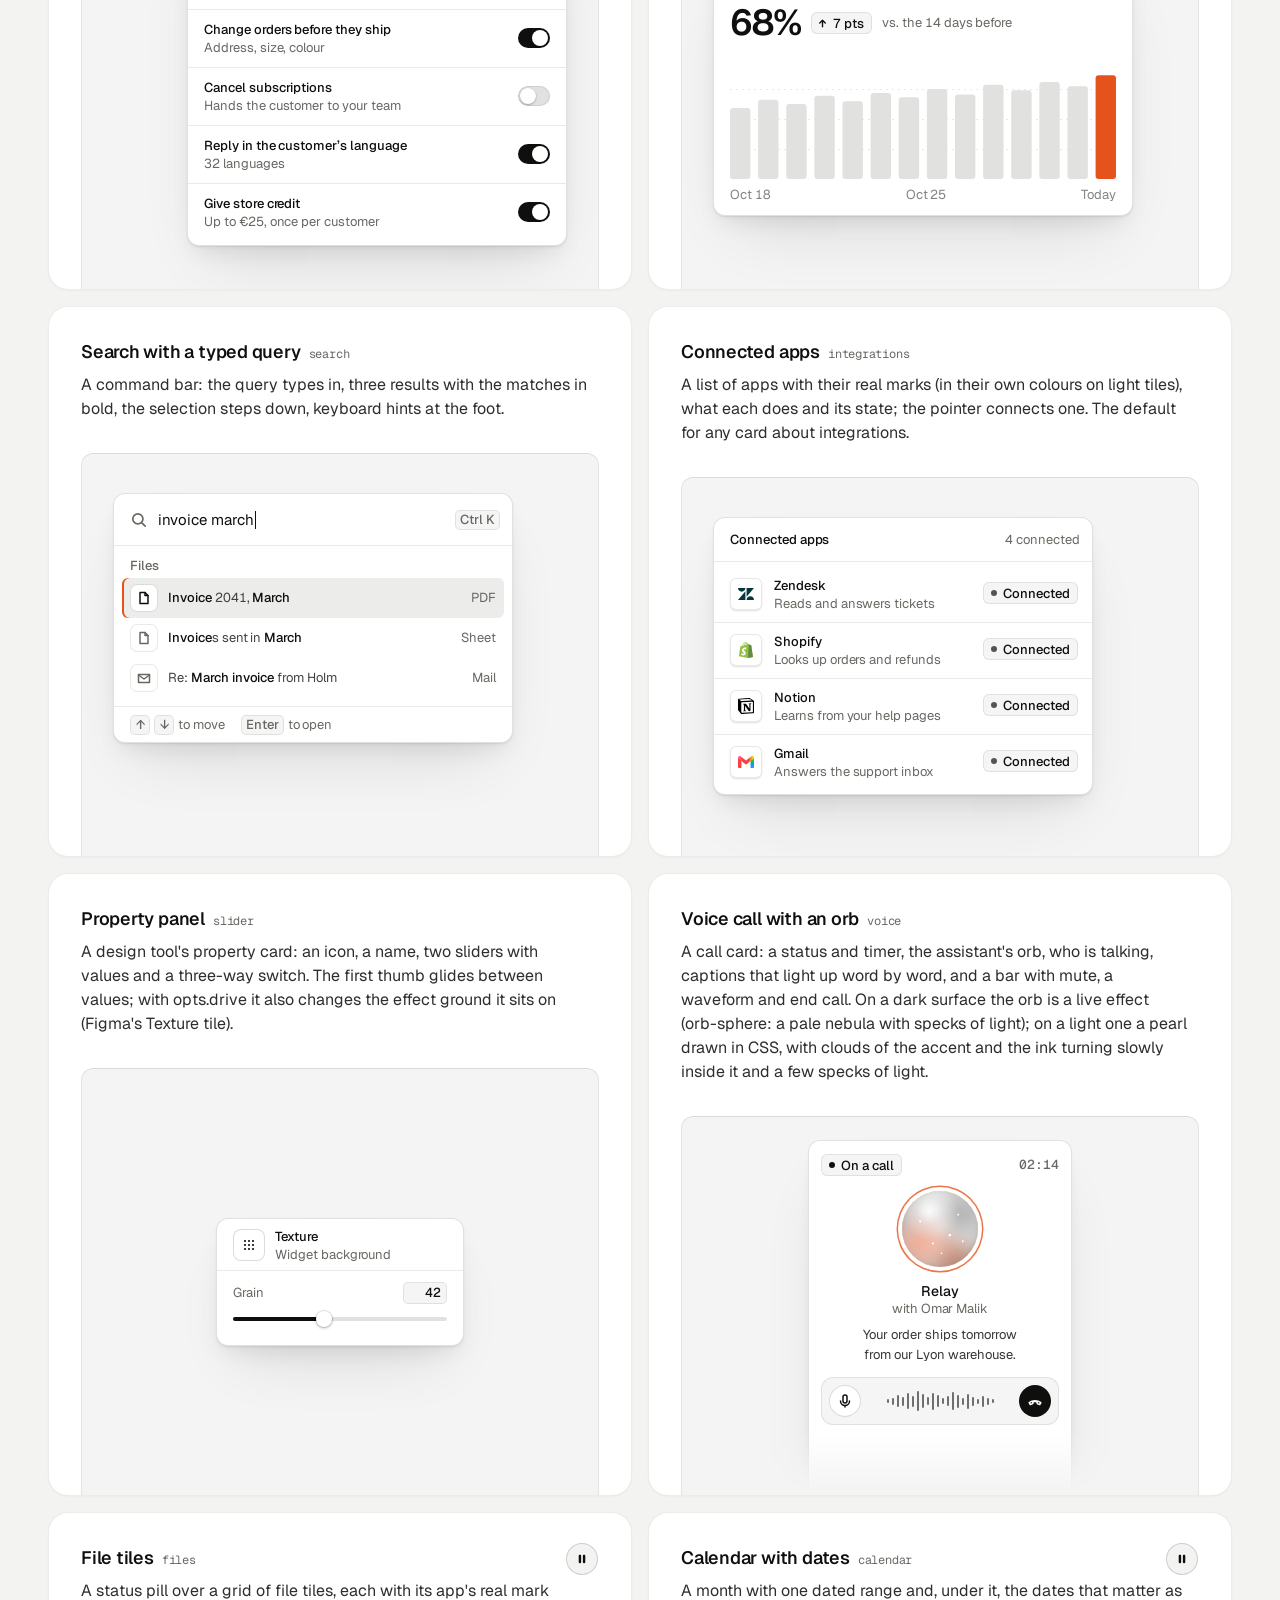
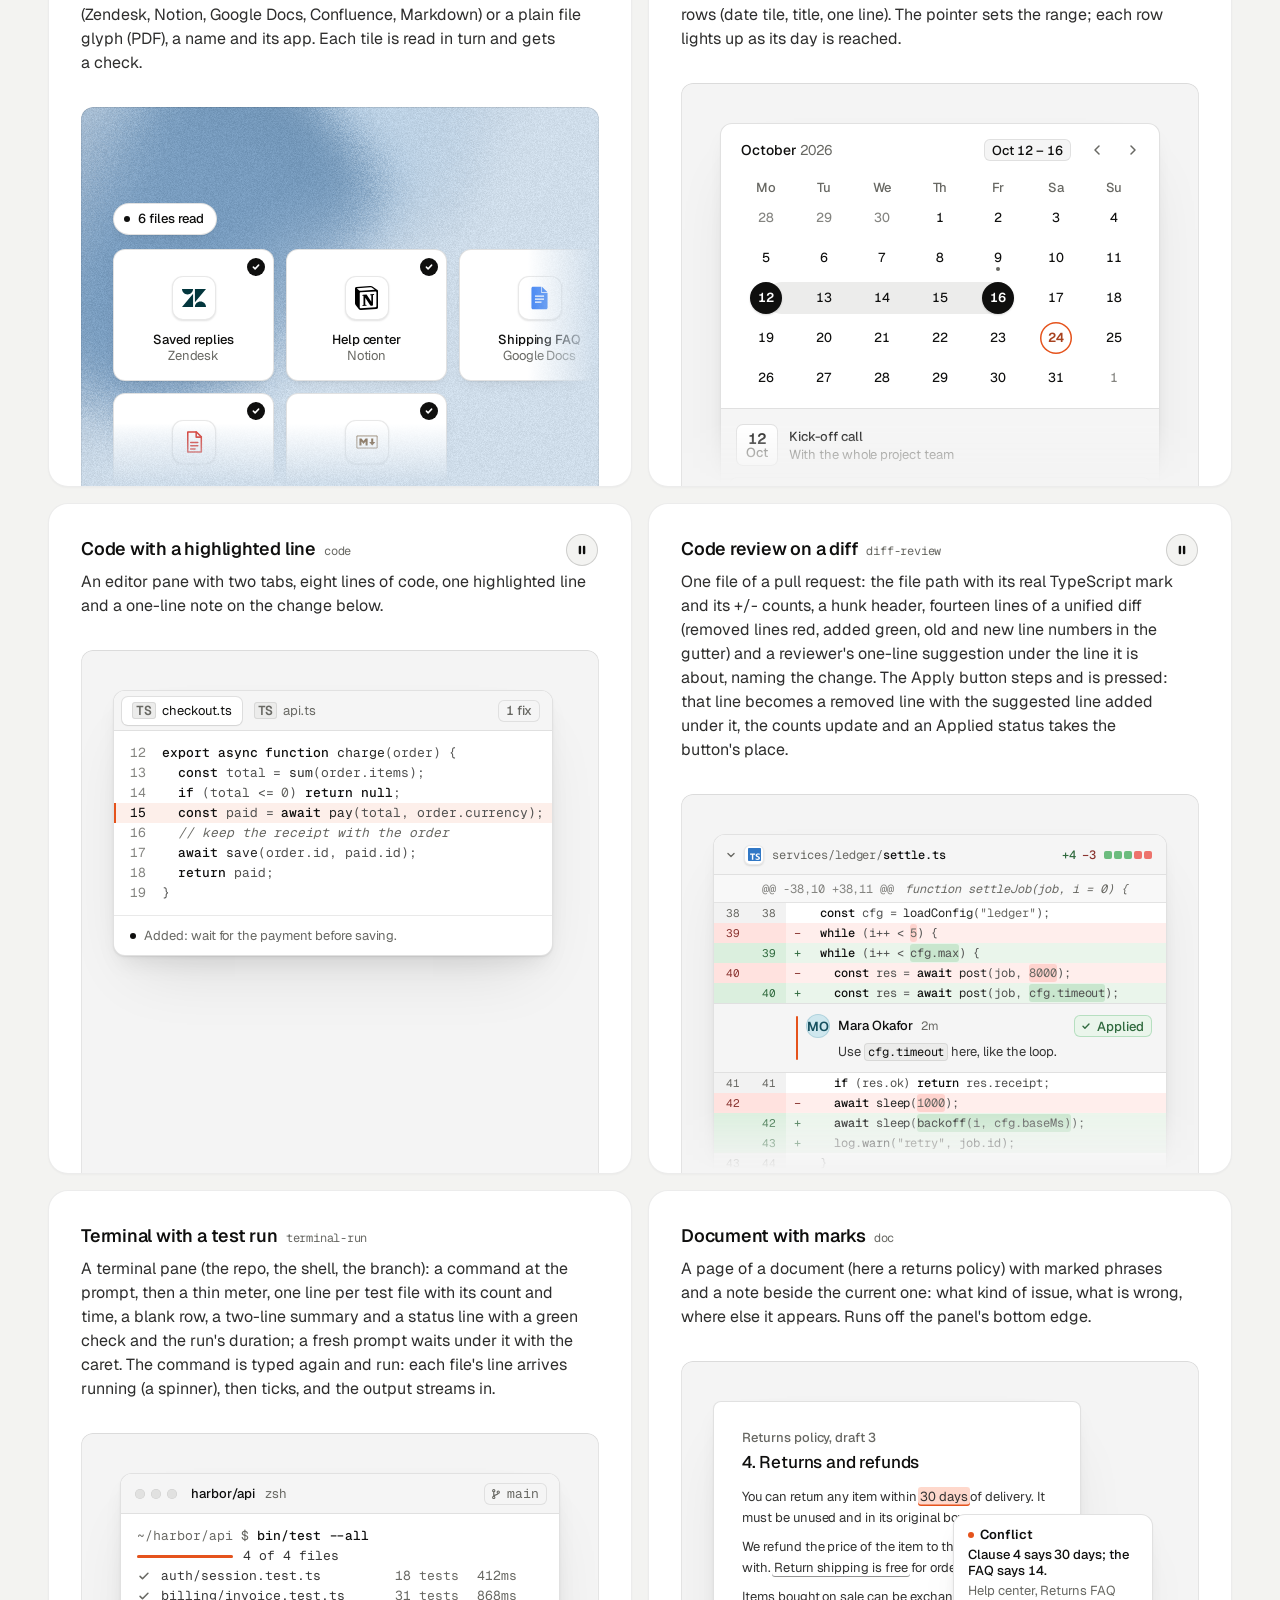
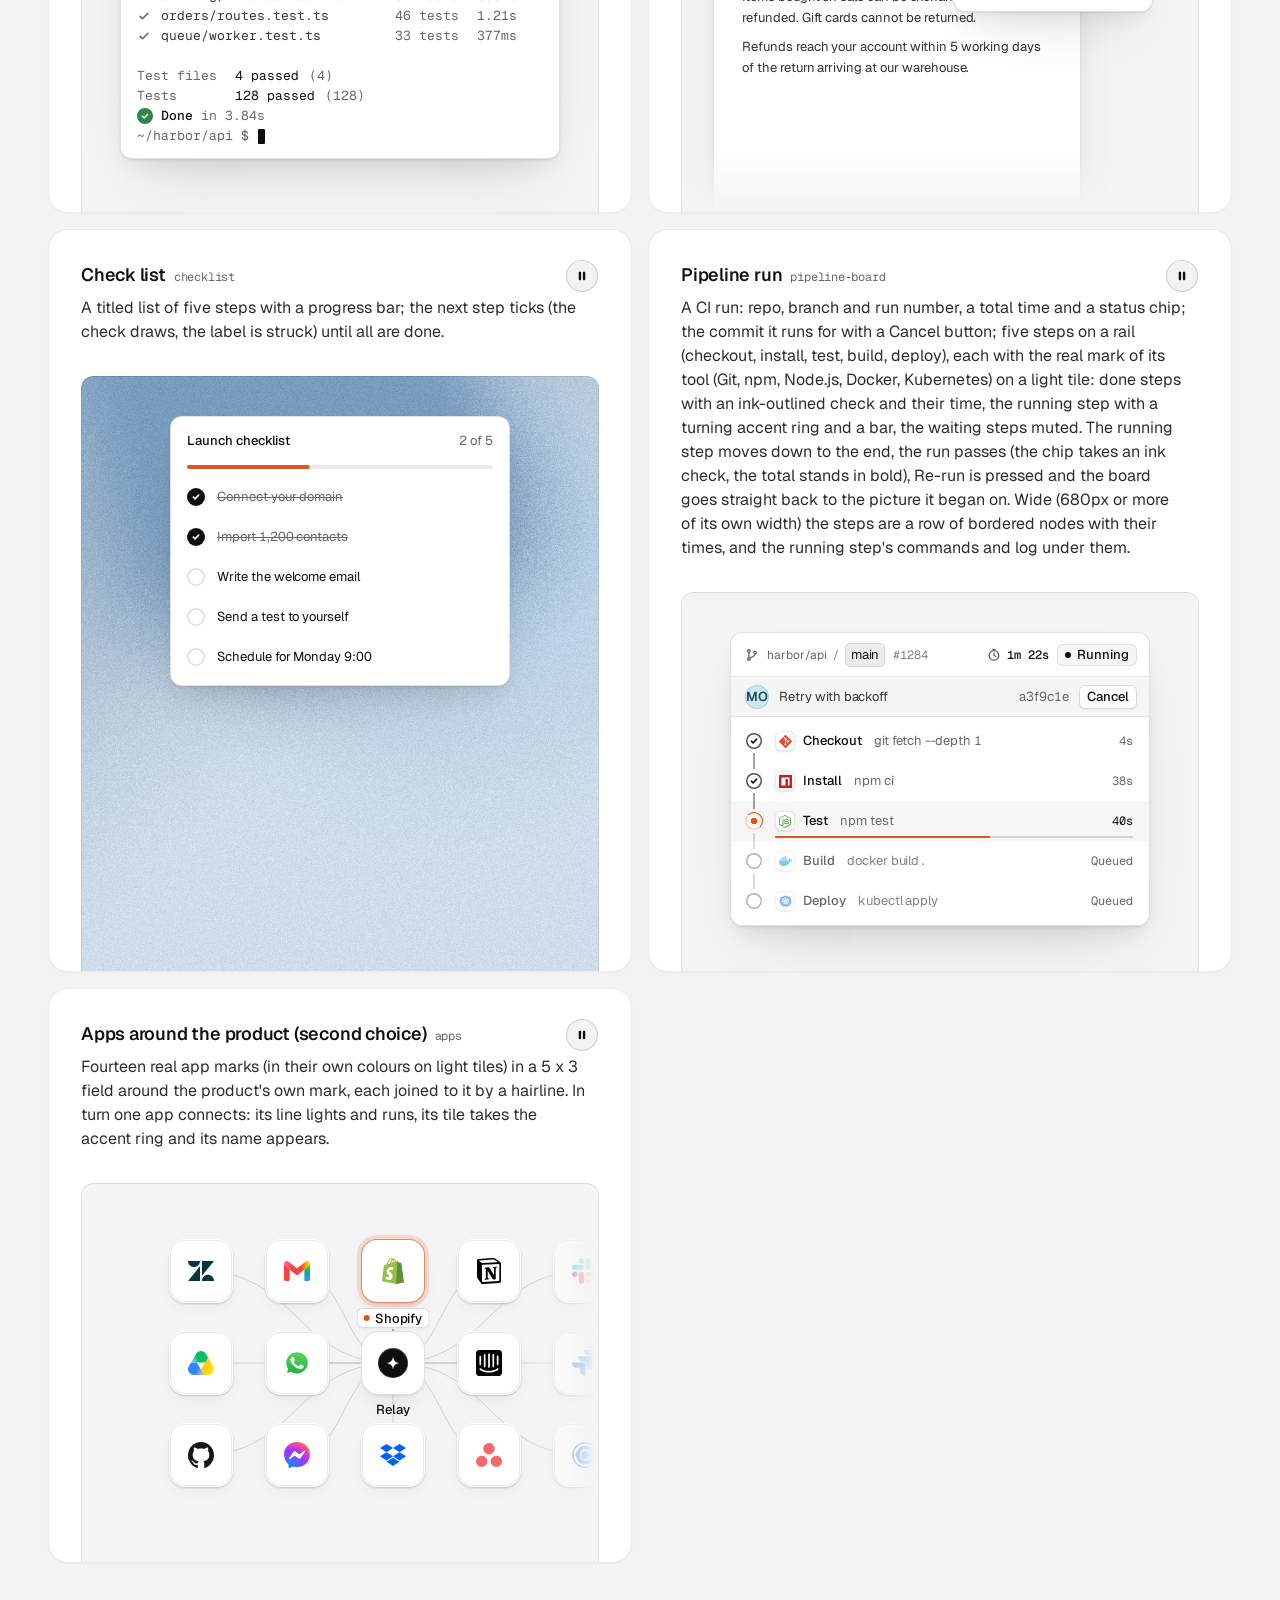
<file: .claude/skills/design-taste-frontend/assets/ui/index.html>
<!doctype html>
<html lang="en" data-theme="light">
<head>
<script>window.__tpGlMax = 16;   /* a gallery shows many live effects at once; a page of a site keeps the default 4 (fx.js) */</script>
<meta charset="utf-8">
<meta name="viewport" content="width=device-width, initial-scale=1">
<title>UI fragment kit</title>
<meta name="description" content="Nineteen pieces of real product UI from the taste-skill kit, each on an effect ground in a feature card.">
<link rel="preconnect" href="https://fonts.googleapis.com">
<link rel="preconnect" href="https://fonts.gstatic.com" crossorigin>
<link href="https://fonts.googleapis.com/css2?family=Geist:wght@300..700&family=Geist+Mono:wght@400;500&display=swap" rel="stylesheet">
<link rel="stylesheet" href="base.css">
<link rel="stylesheet" href="cards.css">
<style>
  :root { --font-text: "Geist", system-ui, sans-serif; --font-display: "Geist", system-ui, sans-serif; --font-mono: "Geist Mono", ui-monospace, monospace; }
  [data-theme="light"] { --bg: #f3f3f1; --card: #ffffff; --ink: #0f0f0e; --muted: #686863; --accent: #e5531c; --accent-ink: #ffffff; --g-bg: #e9e8e4; --g-surface: #f6f5f2; --frag: #ffffff; --warm: #c9a679; }
  [data-theme="dark"] { --bg: #070708; --card: #151517; --ink: #f2f2ef; --muted: #8f9094; --accent: #ff7a3c; --accent-ink: #120c08; --g-bg: #0e0e10; --g-surface: #1b1c1f; --frag: #1c1d20; --warm: #9c9689; }
  * { box-sizing: border-box; }
  html, body { margin: 0; }
  body { font-family: var(--font-text); background: var(--bg); color: var(--ink); -webkit-font-smoothing: antialiased; }
  .panel { --fx-bg: var(--g-bg); --fx-surface: var(--g-surface); --fx-ink: var(--ink); --fx-muted: var(--muted); --fx-accent: var(--hue, var(--warm)); --fx-accent-ink: var(--accent-ink); --calm: var(--g-bg); --p-h: 380px; }
  .top { position: sticky; top: 0; z-index: 20; background: color-mix(in oklab, var(--bg) 86%, transparent); backdrop-filter: blur(14px); -webkit-backdrop-filter: blur(14px); border-bottom: 1px solid color-mix(in oklab, var(--ink) 8%, transparent); }
  .top__in { max-width: 1232px; margin: 0 auto; padding: 0 24px; height: 60px; display: flex; align-items: center; gap: 16px; font-size: 14px; line-height: 20px; }
  .top__in strong { font-weight: 560; }
  .top__in > span { color: var(--muted); }
  .sp { flex: 1; }
  .seg { display: inline-flex; padding: 3px; border-radius: 10px; background: color-mix(in oklab, var(--ink) 6%, var(--bg)); box-shadow: inset 0 0 0 1px color-mix(in oklab, var(--ink) 6%, transparent); }
  .seg button { font: inherit; font-size: 13px; font-weight: 500; border: 0; background: none; color: color-mix(in oklab, var(--ink) 72%, var(--bg)); height: 30px; padding: 0 14px; border-radius: 7px; cursor: pointer; }
  .seg button[aria-pressed="true"] { background: var(--card); color: var(--ink); box-shadow: 0 0 0 1px color-mix(in oklab, var(--ink) 8%, transparent), 0 1px 2px rgb(0 0 0 / .1); }
  .top__in a { color: var(--ink); text-decoration: none; font-weight: 500; }
  main { max-width: 1232px; margin: 0 auto; padding: 48px 24px 96px; }
  .grid { display: grid; grid-template-columns: repeat(2, minmax(0, 1fr)); gap: 16px; }
  .card > h3 code { font: 400 12px/16px var(--font-mono); color: var(--muted); margin-left: 8px; }
  @media (max-width: 860px) { .grid { grid-template-columns: minmax(0, 1fr); } }
  @media (max-width: 600px) { main { padding: 24px 16px 64px; } .top__in { padding: 0 16px; } .top__in > span { display: none; } .panel { --p-h: 340px; } }
</style>
</head>
<body>
<header class="top">
  <div class="top__in">
    <strong>UI fragment kit</strong><span>Real product UI to set on an effect ground</span>
    <span class="sp"></span>
    <div class="seg" role="group" aria-label="Theme"><button type="button" data-mode="light" aria-pressed="true">Light</button><button type="button" data-mode="dark" aria-pressed="false">Dark</button></div>
    <a href="cards.html">Feature cards</a>
  </div>
</header>
<main><div class="grid" id="grid"></div></main>

<script type="module">
  import fx from '../effects/fx.js';
  import ui from './ui.js';
  const index = await fetch('index.json').then(r => r.json());
  // where each one sits, as its meta.json says: anchored at a corner or rising from the bottom and cut by
  // the panel's edge, or whole with 24px or more of ground round it; a fade only where an edge cuts it.
  // Only the compact slider sits in the calm middle (Figma's Texture tile); the cursor dialog is shown
  // where it belongs, over the lower-right edge of a window. [class, fade, style, opts]
  const PLACE = {
    window: ['at-corner', 'stage--fade-br', '--ay:56px'],
    chat: ['at-rise to-edge', 'stage--fade-b'],
    cursor: ['at-over', '', '--bx:24px;--by:24px'],
    notify: ['at-rise fit', 'stage--fade-b', '--ay:calc(100% - 180px);--ay-sm:calc(100% - 180px);--fit-max:380px'],
    toggles: ['at-right', ''],
    stat: ['at-corner', ''],
    search: ['at-corner', ''],
    integrations: ['at-corner', ''],
    slider: ['at-center', '', '', '{"compact":true,"drive":{"param":"grain","min":0.15,"max":0.95}}'],
    voice: ['at-rise to-edge fit', 'stage--fade-b', '--ax:max(24px, 50% - 132px);--ay:24px;--fit-max:264px'],
    files: ['at-corner wide', 'stage--fade-br', '--w:680px;--ay:96px'],
    calendar: ['at-rise fit', 'stage--fade-b', '--fit-max:440px'],
    code: ['at-corner', ''],
    'diff-review': ['at-corner fit', 'stage--fade-b', '--fit-max:480px'],
    'terminal-run': ['at-rise fit', '', '--fit-max:440px'],
    'pipeline-board': ['at-rise fit', '', '--fit-max:420px'],
    doc: ['at-corner to-edge', 'stage--fade-b'],
    checklist: ['at-rise fit', '', '--fit-max:340px'],
    apps: ['at-corner wide', 'stage--fade-br', '--w:560px;--ay:48px'],
  };
  // grounds behind UI are soft lit fields (never a line or dot pattern), on both themes: the bright
  // picture behind dark UI on the dark page, a clear step darker than white UI on the light page
  // the painting stays abstract (a mist over warm sand, level, fully soft) and shows once on the page
  const PAINT = ['painterly-landscape', { blur: 1, brush: 0.35, slope: 0, hillY: 0.3, horizon: 0.62, calm: 0.2, calmX: 0.6, calmY: 0.8, drift: 0, side: 1 }, '{"bg":"#a3b0b6","accent":"#c49a6c"}'];
  const GRAIN = ['grain-gradient', { speed: 0, grainMotion: 0, calm: 0.2, calmX: 0.5, calmY: 0.6, tint: 0.6, contrast: 0.6 }, '{"bg":"#d9ccb7","surface":"#e9e0d2","ink":"#2a2622","muted":"#6f675c","accent":"#a8794a"}'];
  const SKY = [GRAIN[0], GRAIN[1], '{"bg":"#c6d3df","surface":"#d6e0e9","ink":"#25303a","muted":"#5d6873","accent":"#3f6a92"}'];
  const SAGE = [GRAIN[0], GRAIN[1], '{"bg":"#cdd6c6","surface":"#dce3d6","ink":"#262d24","muted":"#5f6a5a","accent":"#6c8e63"}'];
  const GROUND = (m, i) => (m.name === 'slider' ? GRAIN : i === 0 ? PAINT : [GRAIN, SKY, SAGE][i % 3]);
  const q = new URLSearchParams(location.search);
  const grid = document.getElementById('grid');
  grid.innerHTML = index.fragments.map((m, i) => {
    const [at, fade, extra = '', opts = ''] = PLACE[m.name] || ['at-corner', 'stage--fade-br'];
    const [id, params, pal] = GROUND(m, i);
    const w = at === 'at-center' ? '' : ` style="--ax:32px;--ay:40px;${extra}"`;
    const o = opts ? ` data-ui-opts='${opts}'` : '';
    // the cursor is a dialog over a window's edge: the window under it holds still
    const under = m.name === 'cursor' ? `<div class="at-corner" style="--ax:32px;--ay:40px" data-ui-load="window" data-ui-opts='{"compact":true}' data-ui-still></div>` : '';
    return `<article class="card card--row"><h3>${m.title}<code>${m.name}</code></h3><p>${m.shows}</p>
      <div class="panel" data-fx="${id}" data-fx-seed="${(i + 1) * 17}" data-fx-params='${JSON.stringify(params)}' data-fx-palette='${pal}' style="--calm-k:0%">
        <div class="stage ${fade}">${under}<div class="${at}"${w}${o} data-ui-load="${m.name}"></div></div></div></article>`;
  }).join('');
  function setMode(mode) {
    document.documentElement.dataset.theme = mode;
    document.querySelectorAll('.seg button').forEach(b => b.setAttribute('aria-pressed', String(b.dataset.mode === mode)));
  }
  setMode(q.get('mode') === 'dark' ? 'dark' : 'light');
  if (q.has('t')) fx.setClock(+q.get('t'));
  // each ground is drawn once near the screen and kept as a picture (its WebGL context freed), so nineteen
  // panels need one or two contexts, not nineteen
  await Promise.all([ui.loadAll(grid), ui.grounds(grid, fx)]);
  document.documentElement.dataset.ready = '1';
  document.querySelectorAll('.seg button').forEach(b => b.addEventListener('click', async () => {
    setMode(b.dataset.mode);
    for (const el of grid.querySelectorAll('[data-ui]')) el.__ui?.repaint?.();
    await ui.grounds(grid, fx);
  }));
</script>
</body>
</html>
</file>
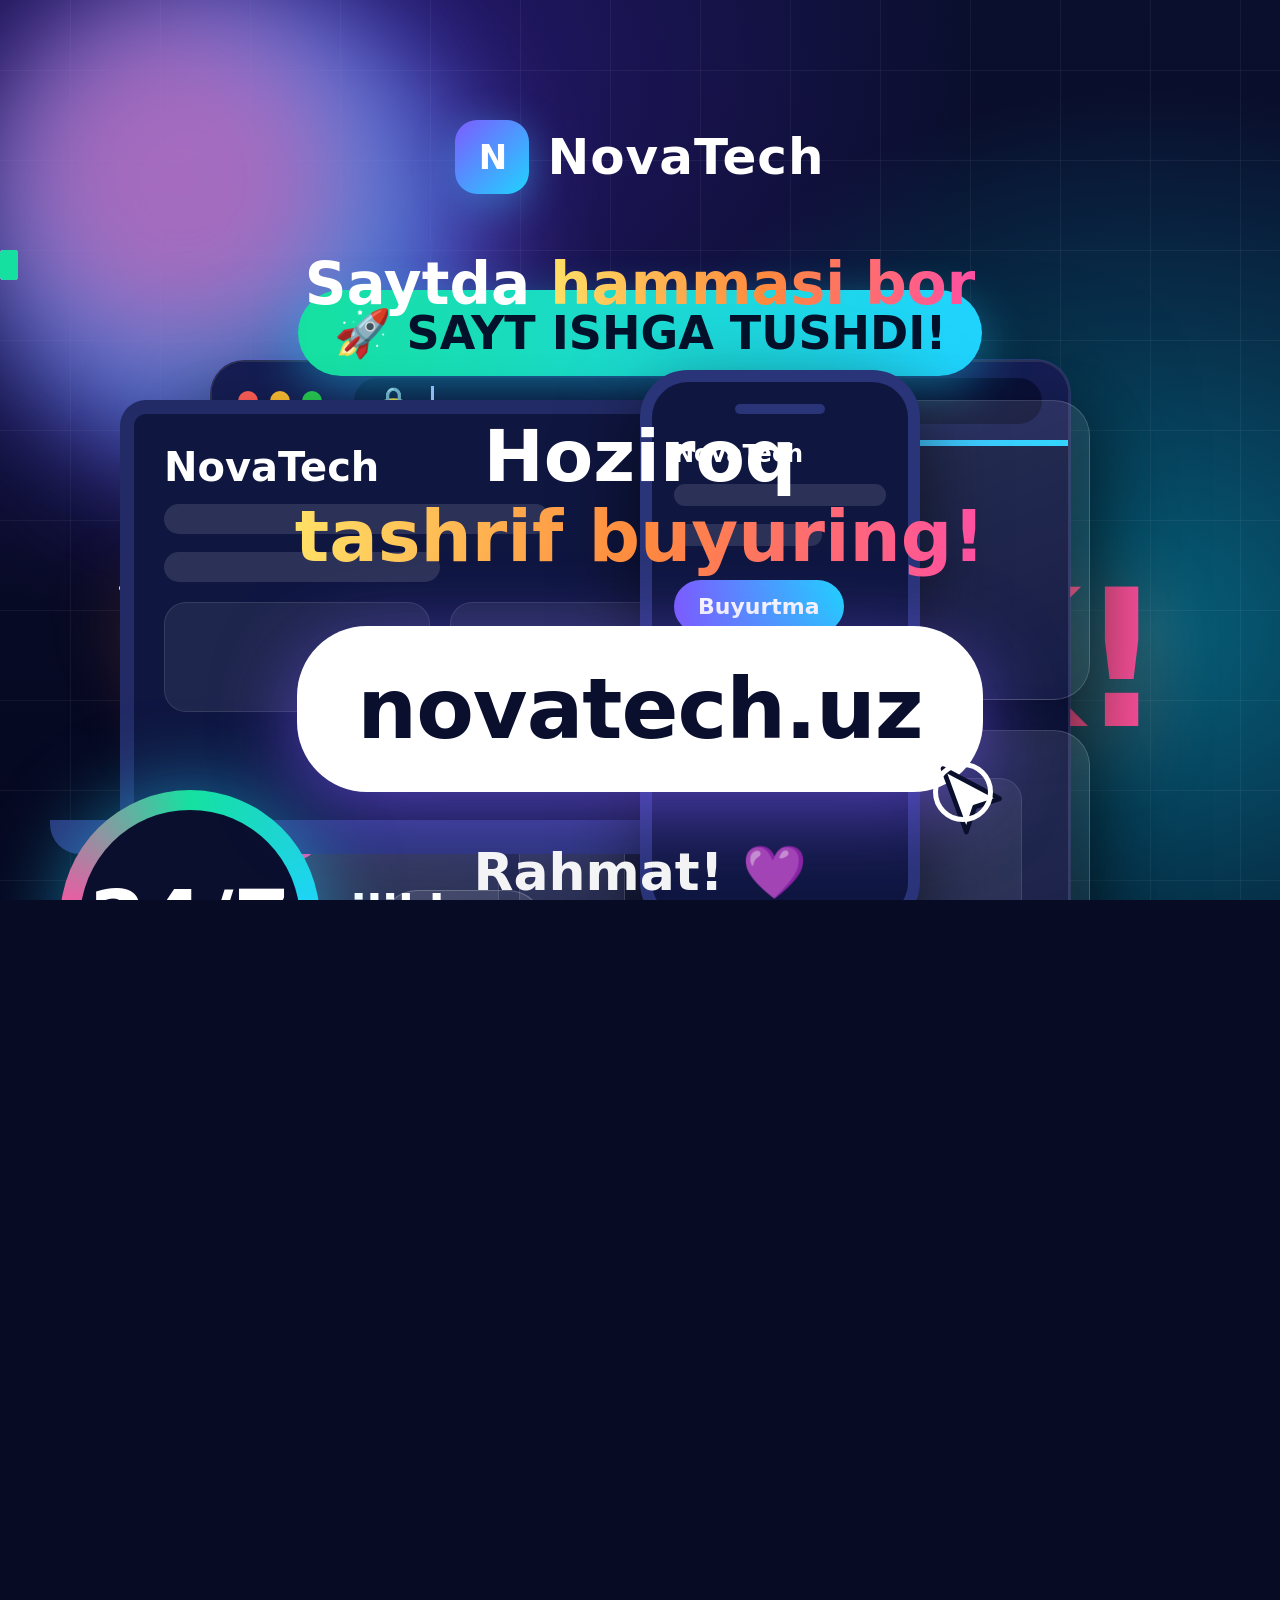
<file: reels/scene.html>
<!doctype html>
<html><head><meta charset="utf-8">
<style>
@font-face{font-family:Inter;src:local("Inter")}
*{box-sizing:border-box;margin:0;padding:0}
html,body{width:1080px;height:1920px;overflow:hidden;background:#070b24;font-family:Inter,"DejaVu Sans",sans-serif;color:#fff}
#stage{position:absolute;inset:0;overflow:hidden}
.abs{position:absolute}
#bg{inset:0;background:radial-gradient(1200px 900px at 20% 10%,#2b1a7a 0%,transparent 60%),radial-gradient(1000px 900px at 90% 70%,#06607a 0%,transparent 60%),linear-gradient(180deg,#0a0f2e,#060820)}
.blob{border-radius:50%;filter:blur(60px);opacity:.55}
#grid{inset:-200px;background-image:linear-gradient(rgba(255,255,255,.05) 1px,transparent 1px),linear-gradient(90deg,rgba(255,255,255,.05) 1px,transparent 1px);background-size:90px 90px}
/* logo */
#logo{left:0;right:0;top:120px;display:flex;justify-content:center;align-items:center;gap:18px}
.mark{width:74px;font-size:34px!important;letter-spacing:-1px;height:74px;border-radius:22px;background:linear-gradient(135deg,#7c5cff,#20d3ff);display:grid;place-items:center;font-weight:900;font-size:44px;box-shadow:0 10px 40px rgba(64,180,255,.45)}
.brand{font-size:50px;font-weight:800;letter-spacing:1px}
.scene{left:0;right:0;top:250px;height:820px;display:flex;align-items:center;justify-content:center}
/* scene1 */
#yang{font-size:190px;font-weight:900;letter-spacing:-4px;background:linear-gradient(90deg,#ffe066,#ff8a3d,#ff4fa3);-webkit-background-clip:text;color:transparent;filter:drop-shadow(0 12px 40px rgba(255,120,80,.45))}
.ray{width:14px;height:120px;border-radius:7px;background:linear-gradient(#ffe066,#ff4fa3);left:50%;top:50%;transform-origin:50% 0}
#s1sub{top:640px;left:0;right:0;text-align:center;font-size:50px;font-weight:700}
#s1sub span{display:inline-block;padding:14px 34px;border-radius:40px;background:rgba(5,8,30,.8);border:2px solid rgba(255,255,255,.18)}
/* browser */
#browser{width:860px;height:600px;border-radius:34px;background:#0f1640;border:2px solid rgba(255,255,255,.12);box-shadow:0 40px 120px rgba(0,0,0,.6),0 0 0 1px rgba(124,92,255,.3);overflow:hidden}
.bar{height:78px;background:#151d52;display:flex;align-items:center;padding:0 26px;gap:12px}
.dot{width:20px;height:20px;border-radius:50%}
.url{margin-left:20px;flex:1;height:46px;border-radius:23px;background:#0a1036;display:flex;align-items:center;padding:0 22px;font-size:28px;color:#b9c4ff;gap:10px}
.prog{height:6px;background:linear-gradient(90deg,#7c5cff,#20d3ff)}
.hero{padding:40px 46px}
.hline{height:30px;border-radius:15px;background:rgba(255,255,255,.12);margin-bottom:18px}
.btn{display:inline-block;padding:18px 40px;border-radius:40px;background:linear-gradient(90deg,#7c5cff,#20d3ff);font-weight:800;font-size:30px;margin-top:16px}
.tiles{display:flex;gap:20px;margin-top:34px}
.tile{flex:1;height:150px;border-radius:22px;background:rgba(255,255,255,.07);border:1px solid rgba(255,255,255,.1)}
#launch{left:0;right:0;top:40px;text-align:center}
.pill{display:inline-block;padding:16px 36px;border-radius:50px;background:linear-gradient(90deg,#16e0a0,#20d3ff);color:#04112a;font-weight:900;font-size:46px;box-shadow:0 14px 50px rgba(32,211,255,.45)}
#rocket{font-size:150px}
.conf{width:18px;height:30px;border-radius:4px}
/* features */
#feat{width:900px;display:grid;grid-template-columns:1fr 1fr;gap:30px}
.card{height:300px;border-radius:36px;padding:34px;background:linear-gradient(160deg,rgba(255,255,255,.12),rgba(255,255,255,.03));border:1.5px solid rgba(255,255,255,.16);box-shadow:0 20px 60px rgba(0,0,0,.35)}
.ic{width:96px;height:96px;border-radius:28px;display:grid;place-items:center;font-size:54px;margin-bottom:24px}
.ct{font-size:46px;font-weight:800}
.cs{font-size:28px;opacity:.7;margin-top:8px}
#ftitle{top:0;left:0;right:0;text-align:center;font-size:58px;font-weight:800}
/* devices */
#laptop{width:640px;height:420px;border-radius:26px 26px 0 0;background:#0f1640;border:14px solid #222b66;border-bottom:none}
#laptopbase{width:780px;height:34px;border-radius:0 0 30px 30px;background:#2a3478}
#phone{width:280px;height:560px;border-radius:48px;background:#0f1640;border:12px solid #2a3478;box-shadow:0 30px 80px rgba(0,0,0,.6);overflow:hidden}
.scr{padding:22px}
#b247{width:260px;height:260px;border-radius:50%;background:conic-gradient(#16e0a0,#20d3ff,#7c5cff,#ff4fa3,#16e0a0);display:grid;place-items:center;box-shadow:0 0 80px rgba(32,211,255,.5)}
#b247 div{width:220px;height:220px;border-radius:50%;background:#0a0f2e;display:grid;place-items:center;font-size:82px;font-weight:900}
.chip{padding:16px 30px;border-radius:40px;background:rgba(255,255,255,.1);border:1.5px solid rgba(255,255,255,.2);font-size:36px;font-weight:700}
/* cta */
#ctaurl{padding:34px 60px;border-radius:70px;background:#fff;color:#0a0f2e;font-size:84px;font-weight:900;letter-spacing:-1px;box-shadow:0 20px 80px rgba(124,92,255,.6)}
#cursor{width:80px;height:80px}
#ctah{font-size:72px;font-weight:900;text-align:center;line-height:1.1}
.grad{background:linear-gradient(90deg,#ffe066,#ff8a3d,#ff4fa3);-webkit-background-clip:text;color:transparent}
/* subtitle + characters */
#sub{left:70px;right:70px;top:1085px;min-height:150px;display:flex;align-items:center;justify-content:center}
#subbox{padding:24px 38px;border-radius:34px;background:rgba(5,8,30,.72);border:2px solid rgba(255,255,255,.14);font-size:44px;font-weight:700;line-height:1.28;text-align:center;box-shadow:0 14px 40px rgba(0,0,0,.4)}
#subbox b{color:#ffe066}
.who{font-size:28px;font-weight:800;letter-spacing:2px;text-transform:uppercase;margin-bottom:6px}
.char{top:1305px;width:330px;height:360px}
.nm{position:absolute;left:0;right:0;bottom:-6px;text-align:center}
.nm span{display:inline-block;padding:8px 26px;border-radius:24px;font-size:30px;font-weight:800}
</style></head>
<body><div id="stage">
<div id="bg" class="abs"></div>
<div id="grid" class="abs"></div>
<div class="abs blob" id="blob1" style="width:500px;height:500px;background:#7c5cff"></div>
<div class="abs blob" id="blob2" style="width:420px;height:420px;background:#20d3ff"></div>
<div class="abs blob" id="blob3" style="width:360px;height:360px;background:#ff4fa3"></div>

<div id="logo" class="abs"><div class="mark">N</div><div class="brand" id="brandName">NovaTech</div></div>

<!-- Scene 1 -->
<div id="s1" class="abs scene">
  <div id="rays" class="abs" style="left:0;top:0;width:100%;height:100%"></div>
  <div id="yang">YANGILIK!</div>
  <div id="s1sub" class="abs"><span>Siz uchun katta xabar 📣</span></div>
</div>

<!-- Scene 2 -->
<div id="s2" class="abs scene">
  <div id="launch" class="abs"><span class="pill" id="pill">🚀 SAYT ISHGA TUSHDI!</span></div>
  <div id="browser">
    <div class="bar"><div class="dot" style="background:#ff5f57"></div><div class="dot" style="background:#febc2e"></div><div class="dot" style="background:#28c840"></div>
      <div class="url">🔒 <span id="typed"></span><span id="caret" style="width:3px;height:30px;background:#b9c4ff;display:inline-block"></span></div></div>
    <div class="prog" id="prog"></div>
    <div class="hero" id="hero">
      <div style="font-size:54px;font-weight:900;margin-bottom:12px" id="htitle">Xush kelibsiz!</div>
      <div class="hline" style="width:80%"></div><div class="hline" style="width:60%"></div>
      <div class="btn">Buyurtma berish</div>
      <div class="tiles"><div class="tile"></div><div class="tile"></div><div class="tile"></div></div>
    </div>
  </div>
  <div id="confetti" class="abs" style="inset:0"></div>
</div>

<!-- Scene 3 -->
<div id="s3" class="abs scene" style="flex-direction:column">
  <div id="ftitle" class="abs">Saytda <span class="grad">hammasi bor</span></div>
  <div id="feat" style="margin-top:110px">
    <div class="card"><div class="ic" style="background:#7c5cff">🛠️</div><div class="ct">Xizmatlar</div><div class="cs">To'liq ro'yxat</div></div>
    <div class="card"><div class="ic" style="background:#ff8a3d">💰</div><div class="ct">Narxlar</div><div class="cs">Ochiq va aniq</div></div>
    <div class="card"><div class="ic" style="background:#ff4fa3">📰</div><div class="ct">Yangiliklar</div><div class="cs">Doim yangi</div></div>
    <div class="card"><div class="ic" style="background:#16e0a0">🛒</div><div class="ct">Onlayn buyurtma</div><div class="cs">Bir necha daqiqada</div></div>
  </div>
</div>

<!-- Scene 4 -->
<div id="s4" class="abs scene">
  <div class="abs" id="lapwrap" style="left:120px;top:150px">
    <div id="laptop"><div class="hero" style="padding:30px"><div class="bn" style="font-size:40px;font-weight:900;margin-bottom:14px">NovaTech</div><div class="hline" style="width:70%"></div><div class="hline" style="width:50%"></div><div class="tiles" style="margin-top:20px"><div class="tile" style="height:110px"></div><div class="tile" style="height:110px"></div></div></div></div>
    <div id="laptopbase" style="margin-left:-70px"></div>
  </div>
  <div class="abs" id="phwrap" style="left:640px;top:120px">
    <div id="phone"><div class="scr"><div style="width:90px;height:10px;border-radius:5px;background:#2a3478;margin:0 auto 26px"></div>
      <div class="bn" style="font-size:24px;font-weight:900;margin-bottom:16px;white-space:nowrap">NovaTech</div><div class="hline" style="height:22px"></div><div class="hline" style="height:22px;width:70%"></div>
      <div class="btn" style="font-size:22px;padding:14px 24px">Buyurtma</div>
      <div class="tile" style="height:120px;margin-top:22px"></div></div></div>
  </div>
  <div class="abs" id="b247wrap" style="left:60px;top:540px"><div id="b247"><div>24/7</div></div></div>
  <div class="abs chip" id="chip1" style="left:380px;top:640px">⚡ Tez</div>
  <div class="abs chip" id="chip2" style="left:620px;top:720px">📱 Har qurilmada</div>
</div>

<!-- Scene 5 -->
<div id="s5" class="abs scene" style="flex-direction:column;gap:50px">
  <div id="ctah">Hoziroq<br><span class="grad">tashrif buyuring!</span></div>
  <div style="position:relative"><div id="ctaurl"><span id="dom">novatech.uz</span></div>
    <svg id="cursor" class="abs" viewBox="0 0 24 24" style="right:-30px;bottom:-50px"><path d="M3 2l7 19 2.5-7.5L20 11z" fill="#fff" stroke="#0a0f2e" stroke-width="1.4" stroke-linejoin="round"/></svg>
    <div id="ripple" class="abs" style="width:60px;height:60px;border-radius:50%;border:5px solid #fff;right:-10px;bottom:-30px"></div></div>
  <div id="thanks" style="font-size:52px;font-weight:800;opacity:.95">Rahmat! 💜</div>
</div>

<div id="sub" class="abs"><div id="subbox"></div></div>

<!-- characters -->
<div class="abs char" id="cM" style="left:70px"><svg viewBox="0 0 330 360" width="330" height="360">
  <ellipse cx="165" cy="350" rx="120" ry="12" fill="rgba(0,0,0,.35)"/>
  <g id="mBody"><path d="M45 360 Q50 250 165 240 Q280 250 285 360Z" fill="#7c5cff"/><path d="M140 245 L165 300 L190 245Z" fill="#fff"/>
  <g id="mHead"><path d="M78 150 Q70 50 165 45 Q262 50 252 150 Q262 230 240 250 L90 250 Q68 230 78 150Z" fill="#2b1608"/>
  <rect x="148" y="200" width="34" height="46" rx="12" fill="#e9b48f"/>
  <ellipse cx="165" cy="150" rx="72" ry="84" fill="#f2c4a0"/>
  <path d="M93 130 Q110 60 175 70 Q230 72 240 135 Q225 95 170 95 Q120 95 93 130Z" fill="#2b1608"/>
  <circle cx="165" cy="48" r="30" fill="#2b1608"/>
  <ellipse cx="96" cy="160" rx="10" ry="16" fill="#e9b48f"/><ellipse cx="234" cy="160" rx="10" ry="16" fill="#e9b48f"/>
  <circle cx="96" cy="178" r="5" fill="#ffd34d"/><circle cx="234" cy="178" r="5" fill="#ffd34d"/>
  <g id="mEyes"><ellipse cx="138" cy="150" rx="8" ry="10" fill="#1b1030"/><ellipse cx="192" cy="150" rx="8" ry="10" fill="#1b1030"/></g>
  <path d="M124 128 Q138 120 152 128" stroke="#2b1608" stroke-width="5" fill="none" stroke-linecap="round"/><path d="M178 128 Q192 120 206 128" stroke="#2b1608" stroke-width="5" fill="none" stroke-linecap="round"/>
  <ellipse cx="118" cy="182" rx="13" ry="8" fill="#ff8fa3" opacity=".55"/><ellipse cx="212" cy="182" rx="13" ry="8" fill="#ff8fa3" opacity=".55"/>
  <ellipse id="mMouth" cx="165" cy="196" rx="16" ry="4" fill="#9c2742"/></g></g>
  </svg><div class="nm"><span style="background:#7c5cff">Madina</span></div></div>

<div class="abs char" id="cS" style="right:70px"><svg viewBox="0 0 330 360" width="330" height="360">
  <ellipse cx="165" cy="350" rx="120" ry="12" fill="rgba(0,0,0,.35)"/>
  <g id="sBody"><path d="M45 360 Q50 250 165 240 Q280 250 285 360Z" fill="#0aa6c9"/><path d="M135 243 L165 290 L195 243Z" fill="#fff"/><path d="M158 262 L172 262 L176 330 L165 345 L154 330Z" fill="#0a0f2e"/>
  <g id="sHead"><rect x="148" y="200" width="34" height="46" rx="12" fill="#c98c62"/>
  <ellipse cx="165" cy="150" rx="70" ry="82" fill="#dca37a"/>
  <path d="M95 135 Q90 60 165 58 Q245 60 236 135 Q228 100 200 92 Q160 110 110 100 Q100 115 95 135Z" fill="#1a1a2e"/>
  <ellipse cx="96" cy="158" rx="10" ry="16" fill="#c98c62"/><ellipse cx="234" cy="158" rx="10" ry="16" fill="#c98c62"/>
  <g id="sEyes"><ellipse cx="138" cy="150" rx="8" ry="10" fill="#1b1030"/><ellipse cx="192" cy="150" rx="8" ry="10" fill="#1b1030"/></g>
  <path d="M122 126 L154 124" stroke="#1a1a2e" stroke-width="7" stroke-linecap="round"/><path d="M176 124 L208 126" stroke="#1a1a2e" stroke-width="7" stroke-linecap="round"/>
  <ellipse id="sMouth" cx="165" cy="196" rx="16" ry="4" fill="#7a2030"/></g></g>
  </svg><div class="nm"><span style="background:#0aa6c9">Sardor</span></div></div>
</div>

<script>
const $=id=>document.getElementById(id);
const clamp=(x,a=0,b=1)=>Math.max(a,Math.min(b,x));
const lerp=(a,b,x)=>a+(b-a)*x;
const eo=x=>1-Math.pow(1-clamp(x),3);
const eback=x=>{x=clamp(x);const c1=1.70158,c3=c1+1;return 1+c3*Math.pow(x-1,3)+c1*Math.pow(x-1,2)};
const prog=(t,a,d)=>clamp((t-a)/d);
let TL=null;
// confetti + rays setup (deterministic)
function rnd(s){return()=>{s=(s*16807)%2147483647;return s/2147483647}}
const R=rnd(7), conf=[];
const colors=['#ffe066','#ff4fa3','#20d3ff','#16e0a0','#7c5cff','#ff8a3d'];
for(let i=0;i<70;i++){const d=document.createElement('div');d.className='abs conf';d.style.background=colors[i%6];$('confetti').appendChild(d);
  conf.push({el:d,a:R()*Math.PI*2,v:500+R()*700,rot:R()*720-360,dl:R()*0.25})}
const rays=[];for(let i=0;i<16;i++){const d=document.createElement('div');d.className='abs ray';$('rays').appendChild(d);rays.push(d)}

function sceneVis(el,t,a,b,kind){ // enter/exit
  const din=0.45,dout=0.35;
  if(t<a-0.01||t>b+dout){el.style.display='none';return 0}
  el.style.display='flex';
  const pi=eo(prog(t,a,din)), po=prog(t,b,dout);
  const s=lerp(0.85,1,pi)*lerp(1,1.08,po), y=lerp(80,0,pi)+lerp(0,-60,po);
  el.style.opacity=pi*(1-po); el.style.transform=`translateY(${y}px) scale(${s})`;
  return pi*(1-po);
}

window.render=function(t){
  const L=TL.lines, st=i=>L[i].start, en=i=>L[i].end;
  // background motion
  $('blob1').style.transform=`translate(${-100+80*Math.sin(t*.5)}px,${200+60*Math.cos(t*.4)}px)`;
  $('blob2').style.transform=`translate(${700+70*Math.cos(t*.45)}px,${900+80*Math.sin(t*.35)}px)`;
  $('blob3').style.transform=`translate(${600+90*Math.sin(t*.3+1)}px,${50+70*Math.cos(t*.5)}px)`;
  $('grid').style.transform=`translate(${(t*20)%90}px,${(t*30)%90}px)`;
  const lg=eback(prog(t,0.1,0.6));$('logo').style.opacity=clamp(t/0.4);$('logo').style.transform=`scale(${lerp(.6,1,lg)})`;

  // scene windows
  const S1=[0.15,st(1)-0.3],S2=[st(1)-0.3,st(3)-0.3],S3=[st(3)-0.3,st(5)-0.3],S4=[st(5)-0.3,st(7)-0.3],S5=[st(7)-0.3,99];
  // S1
  if(sceneVis($('s1'),t,...S1)){
    const p=eback(prog(t,0.3,0.55)); const pulse=1+0.04*Math.sin(t*9);
    $('yang').style.transform=`scale(${lerp(0.2,1,p)*pulse}) rotate(${lerp(-12,-3,p)}deg)`;
    rays.forEach((r,i)=>{const a=i/16*360+t*20;const len=lerp(0,1,eo(prog(t,0.4,0.6)));r.style.transform=`rotate(${a}deg) translateY(${260+30*Math.sin(t*6+i)}px) scaleY(${len})`;r.style.opacity=.55});
    const ps=eo(prog(t,1.2,0.5));$('s1sub').style.opacity=ps;$('s1sub').style.transform=`translateY(${lerp(30,0,ps)}px)`;
  }
  // S2 browser
  if(sceneVis($('s2'),t,...S2)){
    const dom=TL.domain, tp=prog(t,S2[0]+0.4,1.4); $('typed').textContent=dom.slice(0,Math.round(dom.length*tp));
    $('caret').style.opacity=(Math.floor(t*3)%2)?1:0;
    const lp=prog(t,st(2)-0.2,1.1); $('prog').style.width=(lp*100)+'%';$('prog').style.opacity=lp<1?1:0;
    $('hero').style.opacity=eo(prog(t,st(2)+0.7,0.4));
    const lt=st(2)+0.9, pp=eback(prog(t,lt,0.5));
    $('launch').style.opacity=clamp((t-lt)/0.2);$('pill').style.display='inline-block';$('pill').style.transform=`scale(${lerp(0.3,1,pp)})`;
    $('browser').style.transform=`translateY(${60+6*Math.sin(t*2)}px)`;
    conf.forEach(c=>{const k=t-lt-c.dl; if(k<0){c.el.style.opacity=0;return}
      const x=540+Math.cos(c.a)*c.v*k, y=400+Math.sin(c.a)*c.v*k*0.8+900*k*k;
      c.el.style.opacity=clamp(1-k/1.8);c.el.style.transform=`translate(${x}px,${y}px) rotate(${c.rot*k}deg)`});
  }
  // S3 features
  if(sceneVis($('s3'),t,...S3)){
    const cards=document.querySelectorAll('.card'), c0=st(4), cd=en(4)-c0;
    $('ftitle').style.opacity=eo(prog(t,S3[0]+0.2,0.4));
    cards.forEach((c,i)=>{const p=eback(prog(t,c0+0.15+i*cd*0.22,0.45));
      c.style.opacity=clamp(p*1.5);c.style.transform=`translateY(${lerp(120,0,p)+8*Math.sin(t*2+i)}px) scale(${lerp(.6,1,p)})`});
  }
  // S4 devices
  if(sceneVis($('s4'),t,...S4)){
    const a=S4[0];
    const pl=eo(prog(t,a+0.2,0.6)), pp=eback(prog(t,a+0.5,0.6));
    $('lapwrap').style.transform=`translateX(${lerp(-500,0,pl)}px)`;$('lapwrap').style.opacity=pl;
    $('phwrap').style.transform=`translateY(${lerp(500,0,pp)+10*Math.sin(t*2.2)}px) rotate(${lerp(20,6,pp)}deg)`;
    const b=eback(prog(t,en(6)-1.6,0.6));$('b247wrap').style.transform=`scale(${b}) rotate(${t*10}deg)`;
    $('b247wrap').querySelector('#b247 div').style.transform=`rotate(${-t*10}deg)`;
    const c1=eback(prog(t,st(6)+0.6,0.4)),c2=eback(prog(t,st(6)+1.5,0.4));
    $('chip1').style.transform=`scale(${c1})`;$('chip2').style.transform=`scale(${c2})`;
  }
  // S5 CTA
  if(sceneVis($('s5'),t,...S5)){
    const a=S5[0];
    const h=eback(prog(t,a+0.15,0.5));$('ctah').style.transform=`scale(${h})`;
    const u=eback(prog(t,a+0.35,0.5)), click=st(7)+0.9, cp=prog(t,click,0.25);
    const press=cp>0&&cp<1?1-0.08*Math.sin(cp*Math.PI):1;
    $('ctaurl').style.transform=`scale(${u*press*(1+0.02*Math.sin(t*5))})`;
    const cm=eo(prog(t,a+0.4,0.5));$('cursor').style.transform=`translate(${lerp(260,0,cm)}px,${lerp(200,0,cm)}px) scale(${cp>0&&cp<1?0.85:1})`;
    const rp=prog(t,click,0.6);$('ripple').style.opacity=rp>0&&rp<1?1-rp:0;$('ripple').style.transform=`scale(${1+rp*3})`;
    const th=eback(prog(t,st(8),0.5));$('thanks').style.opacity=clamp(th);$('thanks').style.transform=`scale(${lerp(.5,1,th)})`;
  }
  // subtitles
  let cur=null;for(const l of L){if(t>=l.start-0.12&&t<=l.end+0.22)cur=l}
  const sb=$('subbox');
  if(cur){
    const words=cur.text.replace(/\S+ nuqta uz/i,TL.domain).split(' ');
    const fr=clamp((t-cur.start)/(cur.end-cur.start)); const nShown=Math.ceil(fr*words.length);
    const col=cur.who==='M'?'#b9a6ff':'#7fe7ff', name=cur.who==='M'?'Madina':'Sardor';
    sb.innerHTML=`<div class="who" style="color:${col}">${name}</div>`+words.map((w,i)=>i<nShown?`<b>${w}</b>`:w).join(' ');
    const p=eo(prog(t,cur.start-0.12,0.25));sb.style.opacity=p;sb.style.transform=`translateY(${lerp(20,0,p)}px) scale(${lerp(.95,1,p)})`;
    sb.style.display='block';sb.style.fontSize=(cur.text.length>80?39:44)+'px';
  } else sb.style.display='none';
  // characters
  const fi=Math.min(TL.env.M.length-1,Math.floor(t*TL.fps));
  [['M','m','cM'],['S','s','cS']].forEach(([k,p,id],j)=>{
    const e=clamp(TL.env[k][fi]||0,0,1.1); const speaking=cur&&cur.who===k;
    const ent=eback(prog(t,0.2+j*0.2,0.6));
    const sc=speaking?1.06:0.94;
    $(id).style.transform=`translateY(${lerp(400,0,ent)+(speaking?-6*Math.abs(Math.sin(t*7)):0)}px) scale(${sc})`;
    $(id).style.opacity=speaking||!cur?1:0.75;
    $(p+'Mouth').setAttribute('ry',4+e*16);$(p+'Mouth').setAttribute('rx',16-e*3);
    const blink=((t+j*1.3)%3.2)<0.12;$(p+'Eyes').setAttribute('transform',blink?'translate(0,150) scale(1,0.1) translate(0,-150)':'');
    $(p+'Head').setAttribute('transform',`rotate(${(speaking?3:1.2)*Math.sin(t*(speaking?4:1.5)+j)} 165 200)`);
  });
};
window.init=function(tl){TL=tl;$('brandName').textContent=tl.brand;$('dom').textContent=tl.domain;document.querySelector('.mark').textContent=tl.mark;document.querySelectorAll('.bn').forEach(e=>e.textContent=tl.brand);};
</script></body></html>
</file>
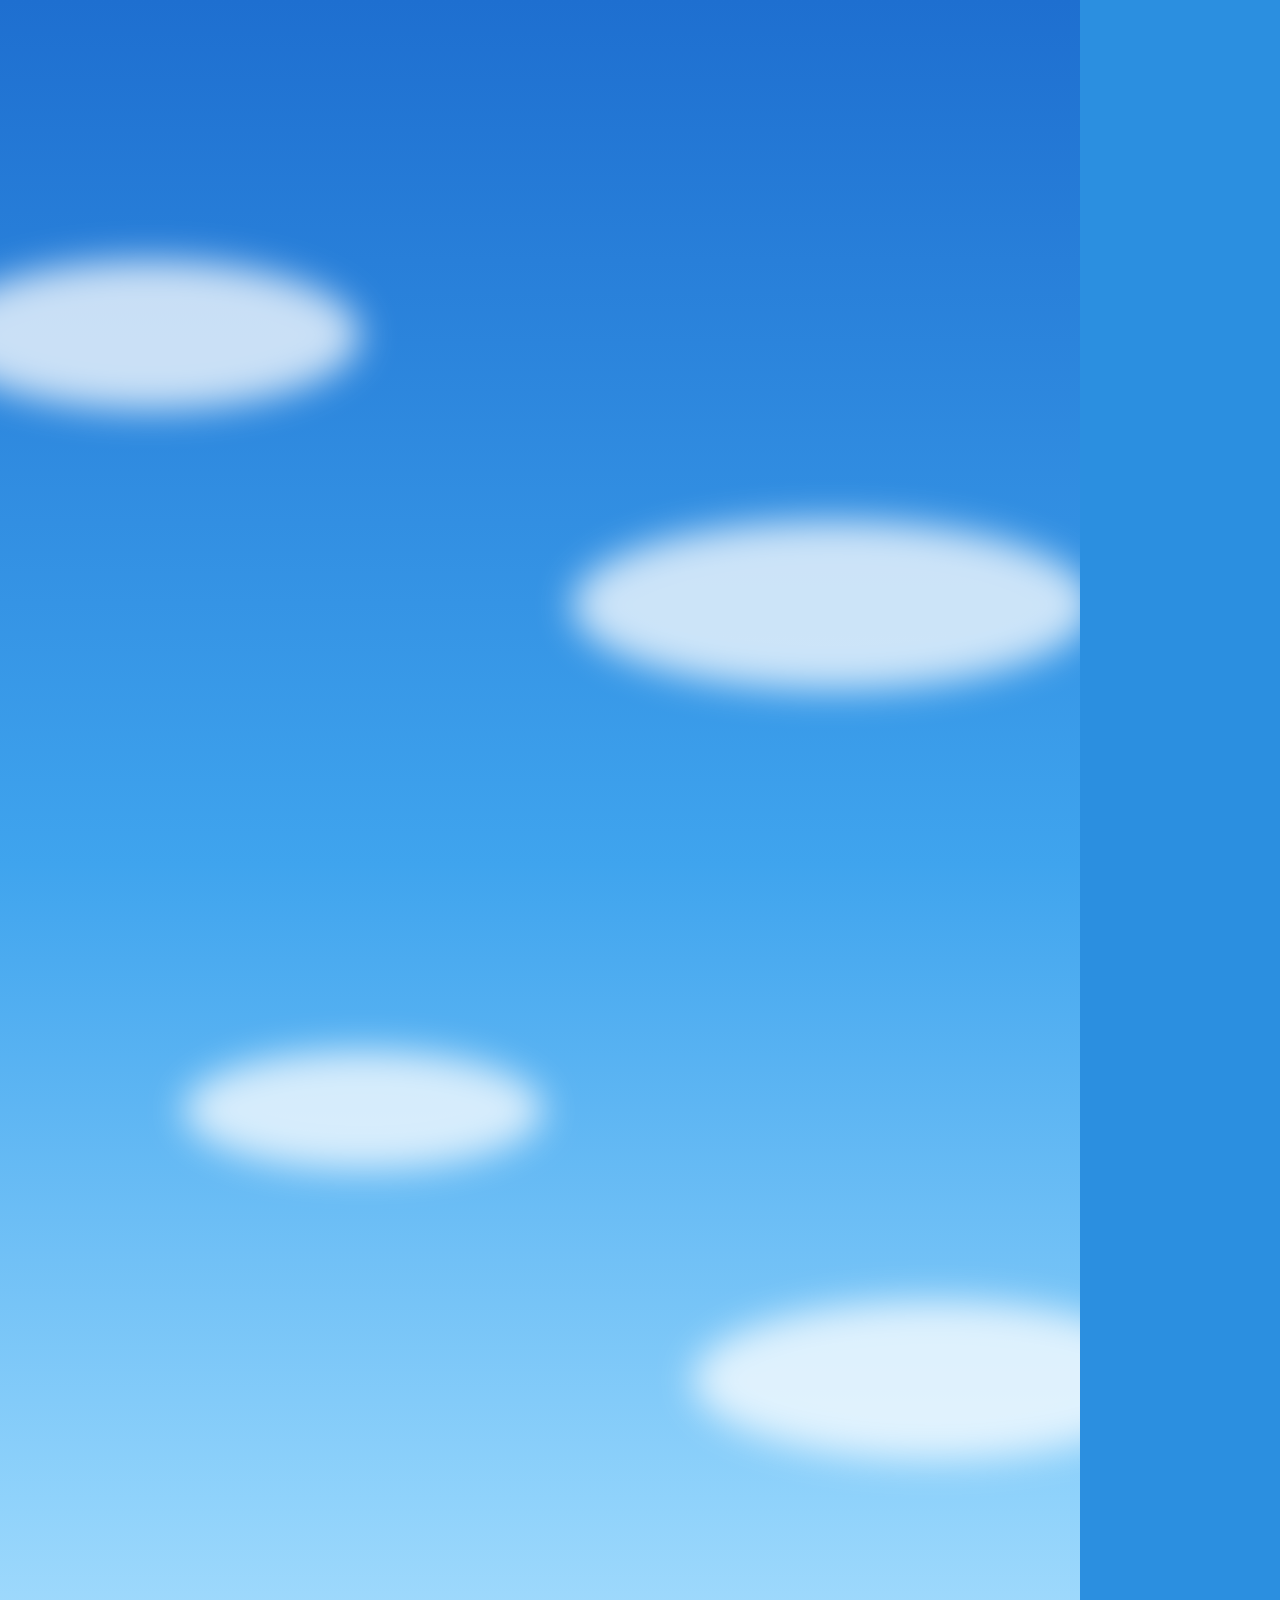
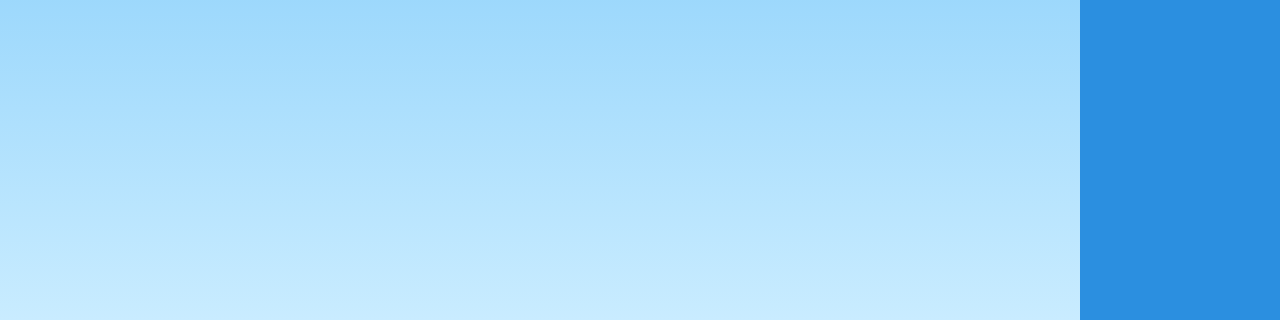
<file: vitaten-ad/source/ad.html>
<!doctype html>
<html><head><meta charset="utf-8">
<link rel="stylesheet" href="fonts/nunito.css">
<style>
*{margin:0;padding:0;box-sizing:border-box}
html,body{width:1080px;height:1920px;overflow:hidden;font-family:'Nunito',sans-serif;background:#2b8fe0}
#stage{position:relative;width:1080px;height:1920px;overflow:hidden;
  background:linear-gradient(180deg,#1e6fd0 0%,#3fa4ee 45%,#8fd2fb 78%,#c9ecff 100%)}
.cloud{position:absolute;background:#fff;border-radius:50%;filter:blur(18px);opacity:.75}
.grass{position:absolute;left:-100px;right:-100px;bottom:-260px;height:520px;border-radius:50% 50% 0 0;
  background:linear-gradient(180deg,#7cd14a,#3f9a2c)}
.abs{position:absolute;left:0;right:0;text-align:center}
.bubble{position:absolute;width:150px;height:150px;border-radius:50%;display:flex;align-items:center;justify-content:center;
  font-weight:900;font-size:56px;color:#fff;box-shadow:inset -14px -18px 30px rgba(0,0,0,.18),inset 14px 14px 30px rgba(255,255,255,.45),0 18px 40px rgba(0,40,120,.25)}
.h1{font-weight:900;color:#fff;text-shadow:0 8px 0 #0b3c8c,0 14px 30px rgba(0,30,90,.35);line-height:1.05}
.red{color:#ffde3b}
#box{position:absolute;width:520px;filter:drop-shadow(0 40px 50px rgba(0,30,90,.45))}
.glow{position:absolute;width:900px;height:900px;border-radius:50%;
  background:radial-gradient(circle,rgba(255,255,255,.95) 0%,rgba(255,255,255,.35) 35%,rgba(255,255,255,0) 70%)}
.ribbon{display:inline-block;background:#173f91;color:#fff;font-weight:900;padding:18px 46px;border-radius:20px;
  border-left:18px solid #e5262d;box-shadow:0 14px 30px rgba(0,30,90,.3)}
.chip{position:absolute;width:300px;height:96px;border-radius:48px;background:#fff;color:#173f91;font-weight:800;font-size:34px;
  display:flex;align-items:center;justify-content:center;box-shadow:0 10px 24px rgba(0,30,90,.22)}
.chip i{font-style:normal;display:inline-block;width:22px;height:22px;border-radius:50%;margin-right:14px}
.badge{position:absolute;left:470px;width:560px;height:170px;border-radius:36px;background:#fff;display:flex;align-items:center;
  padding:0 30px;box-shadow:0 16px 34px rgba(0,30,90,.25)}
.badge .ic{width:110px;height:110px;border-radius:50%;flex:none;display:flex;align-items:center;justify-content:center;font-size:62px;font-weight:900;color:#fff;margin-right:26px}
.badge .tx{font-weight:900;font-size:44px;color:#173f91;line-height:1.05}
.badge .tx small{display:block;font-weight:700;font-size:28px;color:#4a6aa8;margin-top:6px}
.row{position:absolute;left:90px;width:900px;height:170px;border-radius:34px;background:#fff;display:flex;align-items:center;box-shadow:0 14px 30px rgba(0,30,90,.22)}
.row .age{width:300px;height:100%;border-radius:34px 0 0 34px;display:flex;align-items:center;justify-content:center;color:#fff;font-weight:900;font-size:50px}
.row .dose{flex:1;text-align:center;font-weight:900;font-size:50px;color:#173f91}
.row .dose span{color:#e5262d}
.small{font-weight:700;color:#fff;font-size:30px;opacity:.95;line-height:1.35}
.scene{position:absolute;inset:0}
</style></head>
<body><div id="stage">
  <div class="cloud" style="width:420px;height:150px;left:-60px;top:260px" data-dx="30"></div>
  <div class="cloud" style="width:520px;height:170px;left:640px;top:520px" data-dx="-40"></div>
  <div class="cloud" style="width:360px;height:120px;left:120px;top:1050px" data-dx="35"></div>
  <div class="cloud" style="width:480px;height:160px;left:700px;top:1300px" data-dx="-25"></div>
  <div class="grass" id="grass"></div>

  <!-- floating vitamin bubbles (scene 1 + background) -->
  <div id="bubbles"></div>

  <!-- S1 -->
  <div class="scene" id="s1">
    <div class="abs h1" id="s1a" style="top:640px;font-size:96px">Бутун оила<br>учун</div>
    <div class="abs h1" id="s1b" style="top:900px;font-size:118px"><span class="red">соғлом</span> ва<br><span class="red">бардам</span> кун!</div>
  </div>

  <!-- product glow + box shared by several scenes -->
  <div class="glow" id="glow"></div>
  <img id="box" src="box.png">

  <!-- S2 -->
  <div class="scene" id="s2">
    <div class="abs" id="s2a" style="top:150px"><span class="ribbon" style="font-size:118px;letter-spacing:4px">ВИТАТЕН</span></div>
    <div class="abs h1" id="s2b" style="top:350px;font-size:58px">мультивитаминли сироп</div>
  </div>

  <!-- S3 -->
  <div class="scene" id="s3">
    <div class="abs h1" id="s3n" style="top:110px;font-size:230px;color:#ffde3b">18</div>
    <div class="abs h1" id="s3t" style="top:370px;font-size:62px">фойдали компонент<br>1 та флаконда</div>
    <div id="chips"></div>
  </div>

  <!-- S4 -->
  <div class="scene" id="s4">
    <div class="badge" id="b1"><div class="ic" style="background:#2fb24c">✓</div><div class="tx">Шакарсиз<small>таркибида шакар йўқ</small></div></div>
    <div class="badge" id="b2"><div class="ic" style="background:#ff9a1f">🍊</div><div class="tx">Апельсин таъми<small>болалар севиб ичади</small></div></div>
    <div class="badge" id="b3"><div class="ic" style="background:#e5262d">1+</div><div class="tx">1 ёшдан бошлаб<small>болалар ва катталар учун</small></div></div>
  </div>

  <!-- S5 -->
  <div class="scene" id="s5">
    <div class="abs h1" id="s5t" style="top:170px;font-size:76px">Кунига қанча ичилади?</div>
    <div class="row" id="r1" style="top:430px"><div class="age" style="background:#ff9a1f">1–3 ёш</div><div class="dose">2,5 мл <span>× 1</span> марта</div></div>
    <div class="row" id="r2" style="top:640px"><div class="age" style="background:#2fb24c">3–6 ёш</div><div class="dose">2,5 мл <span>× 2</span> марта</div></div>
    <div class="row" id="r3" style="top:850px"><div class="age" style="background:#2a7de1">6–14 ёш</div><div class="dose">5 мл <span>× 2</span> марта</div></div>
    <div class="row" id="r4" style="top:1060px"><div class="age" style="background:#e5262d">14+ ёш</div><div class="dose">5 мл <span>× 3</span> марта</div></div>
    
  </div>

  <!-- S6 -->
  <div class="scene" id="s6">
    <div class="abs" id="s6a" style="top:110px"><span class="ribbon" style="font-size:112px;letter-spacing:4px">ВИТАТЕН</span></div>
    <div class="abs h1" id="s6b" style="top:300px;font-size:60px">бутун оила саломатлиги учун!</div>
    <div class="abs h1" id="s6c" style="top:1420px;font-size:66px">Дорихоналардан сўранг</div>
    <div class="abs small" id="s6d" style="top:1600px;margin:0 60px;padding:22px 20px;font-size:27px;background:rgba(10,50,30,.45);border-radius:24px">
      Қўллашдан олдин мутахассис билан маслаҳатлашинг.<br>
      Компонентларга индивидуал сезувчанликда мумкин эмас.<br>
      Ишлаб чиқарувчи: «MEGAVITFARM» МЧЖ, Ўзбекистон
    </div>
  </div>
</div>
<script>
const D=27; // duration in seconds
const $=id=>document.getElementById(id);
const clamp=(x,a=0,b=1)=>Math.max(a,Math.min(b,x));
const easeOut=x=>1-Math.pow(1-clamp(x),3);
const easeInOut=x=>{x=clamp(x);return x<.5?4*x*x*x:1-Math.pow(-2*x+2,3)/2};
const back=x=>{x=clamp(x);const c1=1.70158,c3=c1+1;return 1+c3*Math.pow(x-1,3)+c1*Math.pow(x-1,2)};
// visibility window: fade in over 0.4s from a, fade out over 0.4s before b
const win=(t,a,b,f=.4)=>clamp((t-a)/f)*clamp((b-t)/f);

// bubbles
const bubData=[["A","#ff9a1f",90,420],["C","#ffb400",820,300],["D3","#2fb24c",130,1330],["E","#e5262d",830,1250],
  ["B6","#7a4bd6",80,880],["B12","#2a7de1",850,820],["Zn","#14a3a3",420,1520],["Mg","#d64b9a",700,1600],["Fe","#c0392b",250,180]];
const bubs=bubData.map(([l,c,x,y],i)=>{const d=document.createElement('div');d.className='bubble';d.textContent=l;
  d.style.background=`radial-gradient(circle at 35% 30%,#fff8 0,${c} 45%,${c} 100%)`;if(l.length>2)d.style.fontSize='46px';
  $('bubbles').appendChild(d);return {d,x,y,i}});

// chips for 18 components
const comps=[["Витамин A","#ff9a1f"],["Витамин B2","#2a7de1"],["Витамин B3","#2a7de1"],["Витамин B5","#2a7de1"],["Витамин B6","#2a7de1"],["Витамин B9","#2a7de1"],
 ["Витамин B12","#2a7de1"],["Витамин C","#ffb400"],["Витамин D3","#2fb24c"],["Витамин E","#e5262d"],["L-карнитин","#7a4bd6"],["L-аргинин","#7a4bd6"],
 ["Селен","#14a3a3"],["Калий йодид","#14a3a3"],["Темир","#14a3a3"],["Кальций","#14a3a3"],["Рух","#14a3a3"],["Магний","#14a3a3"]];
const chips=comps.map(([n,c],i)=>{const d=document.createElement('div');d.className='chip';d.innerHTML=`<i style="background:${c}"></i>${n}`;
  const col=i%3,row=Math.floor(i/3);d.style.left=(45+col*340)+'px';d.style.top=(640+row*132)+'px';$('chips').appendChild(d);return d});

const clouds=[...document.querySelectorAll('.cloud')];
function set(el,o,tf){el.style.opacity=o;el.style.transform=tf||'';el.style.visibility=o<=0.001?'hidden':'visible'}

window.render=function(t){
  clouds.forEach((c,i)=>c.style.transform=`translateX(${Math.sin(t*.25+i)*c.dataset.dx*2}px)`);
  // grass rises at end scene
  $('grass').style.transform=`translateY(${(1-easeOut((t-22.3)/1))*300}px)`;

  // bubbles: visible in S1 strongly, faint later
  const bv=t<4.6?win(t,0,4.6,.5):0.35*win(t,4.8,22.3,.6);
  bubs.forEach(b=>{const s=back((t-0.15*b.i)/0.7);
    const fx=Math.sin(t*1.1+b.i)*18,fy=Math.cos(t*.9+b.i*2)*24;
    set(b.d,bv*clamp((t-0.15*b.i)/0.3),`translate(${b.x+fx}px,${b.y+fy}px) scale(${t<4.6?s:0.7})`)});

  // S1
  set($('s1a'),win(t,.3,4.4),`translateY(${(1-easeOut((t-.3)/.7))*80}px)`);
  set($('s1b'),win(t,.9,4.4),`scale(${0.6+0.4*back((t-.9)/.7)})`);

  // BOX: path through scenes
  const box=$('box'); let bx=280,by=640,bs=0,bo=0,rot=0;
  if(t>=4.4&&t<9){const p=back((t-4.4)/.9);bs=0.2+0.8*p;bo=clamp((t-4.4)/.3);rot=(1-p)*-12+Math.sin(t*1.5)*1.5;by=560+Math.sin(t*2)*12;
     if(t>8.6){bo=clamp((9-t)/.4)}}
  else if(t>=14&&t<18.6){const p=easeOut((t-14)/.7);bx=-10;by=560+Math.sin(t*2)*10;bs=0.78;bo=clamp((t-14)/.3)*clamp((18.6-t)/.4);rot=-4;bx=-10-(1-p)*300}
  else if(t>=22.3){const p=back((t-22.3)/.9);bs=0.1+0.75*p;bo=clamp((t-22.3)/.3);by=430+Math.sin(t*2)*10;bx=280;rot=Math.sin(t*1.5)*1.5}
  box.style.left='0';box.style.top='0';
  set(box,bo,`translate(${bx}px,${by}px) rotate(${rot}deg) scale(${bs})`);
  box.style.transformOrigin='50% 50%';
  // glow follows box
  const g=$('glow');set(g,bo*(0.75+0.25*Math.sin(t*3)),`translate(${bx+260-450}px,${by+535-450}px) scale(${0.8+0.1*Math.sin(t*2)})`);

  // S2
  set($('s2a'),win(t,4.9,9),`scale(${back((t-4.9)/.6)})`);
  set($('s2b'),win(t,5.4,9),`translateY(${(1-easeOut((t-5.4)/.6))*50}px)`);

  // S3
  const n=Math.round(clamp((t-9.2)/1.6)*18);
  $('s3n').textContent=n;
  set($('s3n'),win(t,9.1,14),`scale(${0.5+0.5*back((t-9.1)/.6)})`);
  set($('s3t'),win(t,9.5,14),`translateY(${(1-easeOut((t-9.5)/.6))*50}px)`);
  chips.forEach((c,i)=>{const a=9.4+i*0.09;set(c,win(t,a,14,.25),`scale(${back((t-a)/.4)})`)});

  // S4
  ['b1','b2','b3'].forEach((id,i)=>{const a=14.4+i*.55;const e=$(id);e.style.top=(470+i*240)+'px';
    set(e,win(t,a,18.6),`translateX(${(1-easeOut((t-a)/.6))*700}px)`)});

  // S5
  set($('s5t'),win(t,18.7,22.4),`translateY(${(1-easeOut((t-18.7)/.5))*-60}px)`);
  ['r1','r2','r3','r4'].forEach((id,i)=>{const a=19+i*.35;set($(id),win(t,a,22.4),`translateX(${(i%2?1:-1)*(1-easeOut((t-a)/.5))*1100}px)`)});
  

  // S6
  set($('s6a'),win(t,22.6,D+1),`scale(${back((t-22.6)/.6)})`);
  set($('s6b'),win(t,23,D+1),`translateY(${(1-easeOut((t-23)/.6))*40}px)`);
  set($('s6c'),win(t,23.6,D+1),`scale(${0.7+0.3*back((t-23.6)/.6)})`);
  set($('s6d'),win(t,24.2,D+1),'');
  // final fade from white-ish? keep bright; slight fade to end
};
window.DURATION=D;
render(0);
</script>
</body></html>
</file>
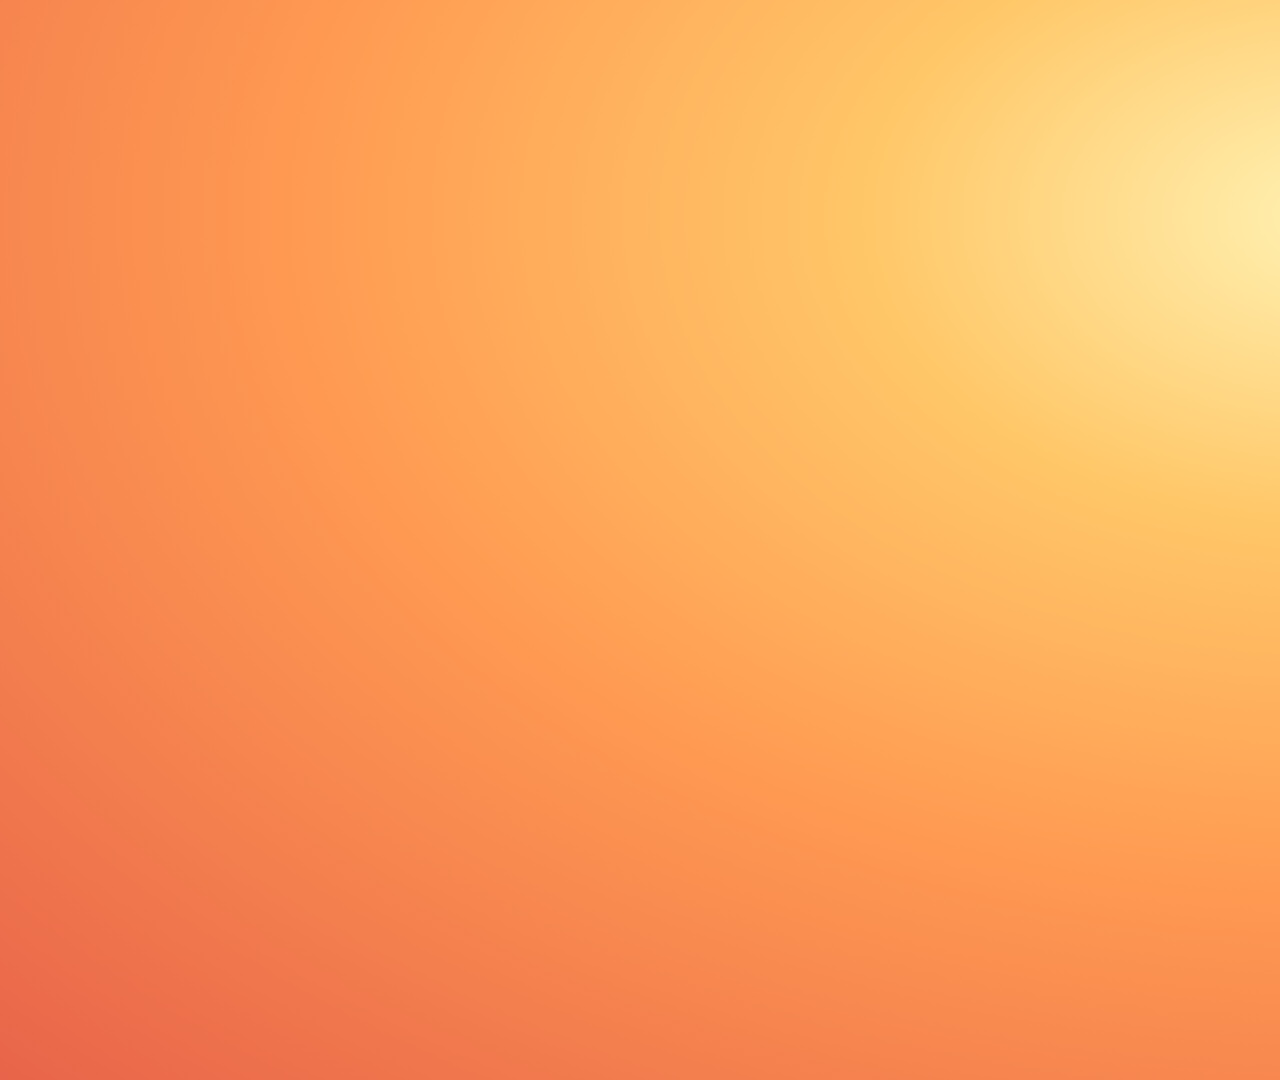
<file: vitaten-ad/source/ad169.html>
<!doctype html>
<html><head><meta charset="utf-8">
<link rel="stylesheet" href="fonts/nunito.css">
<style>
*{margin:0;padding:0;box-sizing:border-box}
html,body{width:1920px;height:1080px;overflow:hidden;font-family:'Nunito',sans-serif;background:#000}
#stage{position:relative;width:1920px;height:1080px;overflow:hidden}
.layer{position:absolute;inset:0}
.abs{position:absolute}
.h{font-weight:900;color:#fff;line-height:1.02;text-shadow:0 6px 0 rgba(10,40,110,.55),0 18px 40px rgba(0,20,70,.35)}
.y{color:#ffd23a}
.o{color:#ff8a00}
.bl{color:#173f91;text-shadow:0 0 0 #fff,0 5px 0 #fff,0 14px 30px rgba(120,40,0,.3)}
#s1a,#s1b,#s1c{text-shadow:0 5px 0 rgba(170,60,20,.55),0 16px 34px rgba(120,40,0,.35)}
.ribbon{display:inline-block;background:linear-gradient(180deg,#1f4fb0,#123578);color:#fff;font-weight:900;padding:14px 50px 18px;border-radius:22px;
  border-left:22px solid #e5262d;box-shadow:0 18px 40px rgba(0,20,70,.4);letter-spacing:6px}
#prod{transform-style:preserve-3d}
.face{position:absolute;left:0;top:0;backface-visibility:hidden;background-size:100% 100%}
#fFront{width:360px;height:858px;background-image:url(box_front.jpg);border-radius:3px}
#fFront:after{content:"";position:absolute;inset:0;background:linear-gradient(90deg,rgba(255,255,255,.18),rgba(255,255,255,0) 18%,rgba(0,0,0,0) 80%,rgba(0,0,0,.18))}
#fSide{width:110px;height:858px;left:360px;transform-origin:0 50%;transform:rotateY(90deg);background-image:url(box_side.jpg);box-shadow:inset 18px 0 30px rgba(0,0,0,.25)}
#fSideL{width:110px;height:858px;left:-110px;transform-origin:100% 50%;transform:rotateY(-90deg);background-image:url(box_side.jpg);box-shadow:inset -18px 0 30px rgba(0,0,0,.25)}
#fTop{width:360px;height:110px;top:-110px;transform-origin:50% 100%;transform:rotateX(90deg);background-image:url(box_top.jpg)}
#pshadow{position:absolute;left:0;top:0;width:520px;height:90px;border-radius:50%;background:radial-gradient(ellipse,rgba(0,15,50,.75) 0%,rgba(0,15,50,.35) 45%,rgba(0,15,50,0) 70%)}
.shine{position:absolute;left:0;top:0;width:360px;height:858px;overflow:hidden;border-radius:3px;pointer-events:none}
.shine:after{content:"";position:absolute;top:-20%;bottom:-20%;width:120px;left:var(--sx,-200px);transform:skewX(-20deg);
  background:linear-gradient(90deg,rgba(255,255,255,0),rgba(255,255,255,.55),rgba(255,255,255,0))}
.rays{position:absolute;width:2600px;height:2600px;left:-340px;top:-760px;border-radius:50%;
  background:repeating-conic-gradient(from 0deg,rgba(255,255,255,.16) 0deg 7deg,rgba(255,255,255,0) 7deg 18deg);
  -webkit-mask:radial-gradient(circle,#000 0%,rgba(0,0,0,.6) 30%,transparent 62%);mask:radial-gradient(circle,#000 0%,rgba(0,0,0,.6) 30%,transparent 62%)}
.glow{position:absolute;width:1100px;height:1100px;border-radius:50%;background:radial-gradient(circle,rgba(255,255,255,.95) 0%,rgba(255,255,255,.35) 32%,rgba(255,255,255,0) 68%)}
.orb{position:absolute;width:150px;height:150px;border-radius:50%;display:flex;align-items:center;justify-content:center;flex-direction:column;
  font-weight:900;color:#fff;font-size:44px;line-height:1;
  box-shadow:inset -12px -16px 26px rgba(0,0,0,.2),inset 12px 12px 26px rgba(255,255,255,.5),0 16px 34px rgba(0,30,90,.3)}
.orb small{font-size:17px;font-weight:800;margin-top:4px;opacity:.95}
.card{position:absolute;background:#fff;border-radius:40px;box-shadow:0 24px 50px rgba(0,30,90,.28);overflow:hidden}
.card .ic{width:150px;height:150px;border-radius:50%;margin:46px auto 22px;display:flex;align-items:center;justify-content:center;font-size:84px;font-weight:900;color:#fff}
.card .t{text-align:center;font-weight:900;font-size:50px;color:#173f91;line-height:1.05}
.card .s{text-align:center;font-weight:700;font-size:28px;color:#5872a8;margin-top:12px;padding:0 24px}
.dose{position:absolute;top:0;width:370px;height:430px;background:#fff;border-radius:38px;box-shadow:0 22px 46px rgba(0,30,90,.25);text-align:center;overflow:hidden}
.dose .age{height:120px;display:flex;align-items:center;justify-content:center;color:#fff;font-weight:900;font-size:54px}
.dose .ml{font-weight:900;font-size:84px;color:#173f91;margin-top:34px}
.dose .ml span{font-size:44px}
.dose .x{font-weight:900;font-size:40px;color:#e5262d;margin-top:10px}
.dose .x small{display:block;color:#5872a8;font-size:28px;font-weight:700}
.spoon{display:flex;gap:10px;justify-content:center;margin-top:18px}
.spoon i{width:34px;height:34px;border-radius:50%;background:#ff9a1f;box-shadow:inset -4px -5px 8px rgba(0,0,0,.18)}
.disc{font-weight:700;color:#fff;font-size:24px;line-height:1.4;background:rgba(8,30,80,.5);border-radius:20px;padding:14px 28px;text-align:center}
.drop{position:absolute;border-radius:50% 50% 50% 50%/60% 60% 40% 40%;background:radial-gradient(circle at 35% 30%,#fff3 0,#ffb000 40%,#ff7a00 100%)}
</style></head>
<body><div id="stage">

<!-- BACKGROUNDS -->
<div class="layer" id="bgMorning" style="background:radial-gradient(ellipse at 70% 20%,#fff2b3 0%,#ffc768 25%,#ff9a52 55%,#e8644a 100%)"></div>
<div class="layer" id="bgBlue" style="background:radial-gradient(ellipse at 50% 45%,#5cc0ff 0%,#2a8de6 40%,#1450b8 100%)"></div>
<div class="layer" id="bgOrange" style="background:radial-gradient(ellipse at 50% 50%,#ffd36b 0%,#ff9d1f 45%,#f0620a 100%)"></div>
<div class="layer" id="ph1" style="background:url(fam1.jpg) center/cover"><div class="layer" style="background:linear-gradient(90deg,rgba(240,110,40,0) 40%,rgba(240,110,40,.55) 58%,rgba(230,90,30,.85) 100%)"></div></div>
<div class="layer" id="ph2" style="background:url(fam2.jpg) -300px 0/1920px 1080px no-repeat"><div class="layer" style="background:linear-gradient(90deg,rgba(20,80,184,0) 26%,rgba(20,80,184,.75) 40%,rgba(20,80,184,.96) 52%)"></div></div>
<div class="rays" id="rays"></div>

<!-- sun + hills for family scenes -->
<svg class="abs" id="sun" width="420" height="420" viewBox="0 0 420 420" style="left:1350px;top:80px">
  <circle cx="210" cy="210" r="120" fill="#fff6c9"/><circle cx="210" cy="210" r="170" fill="#fff6c9" opacity=".25"/><circle cx="210" cy="210" r="205" fill="#fff6c9" opacity=".12"/>
</svg>
<svg class="abs" id="hills" width="1920" height="420" viewBox="0 0 1920 420" style="left:0;top:700px">
  <path d="M0 170 C300 60 600 60 900 150 C1200 240 1500 60 1920 120 L1920 420 L0 420Z" fill="#8fd25a"/>
  <path d="M0 260 C400 150 800 200 1100 250 C1400 300 1650 190 1920 230 L1920 420 L0 420Z" fill="#5bb33a"/>
</svg>

<!-- FAMILY (illustrated, in packaging style) -->
<svg class="abs" id="family" width="1000" height="620" viewBox="0 0 1000 620" style="left:120px;top:380px">
  <defs><filter id="sh"><feDropShadow dx="0" dy="10" stdDeviation="10" flood-opacity=".25"/></filter></defs>
  <g filter="url(#sh)">
  <!-- kid 1 -->
  <g id="k1" transform="translate(150,330)">
    <circle cx="0" cy="0" r="46" fill="#ff8a1a"/>
    <path d="M-40 60 Q0 40 40 60 L48 170 L-48 170Z" fill="#ff8a1a"/>
    <rect x="-36" y="160" width="28" height="110" rx="14" fill="#ff8a1a"/><rect x="8" y="160" width="28" height="110" rx="14" fill="#ff8a1a"/>
    <rect id="k1a" x="-90" y="20" width="26" height="110" rx="13" fill="#ff8a1a" transform="rotate(40 -40 70)"/>
    <rect x="38" y="60" width="26" height="100" rx="13" fill="#ff8a1a" transform="rotate(-35 50 70)"/>
  </g>
  <!-- dad -->
  <g transform="translate(380,170)">
    <circle cx="0" cy="0" r="66" fill="#1d3f94"/>
    <path d="M-80 90 Q0 60 80 90 L76 300 L-76 300Z" fill="#1d3f94"/>
    <rect x="-66" y="280" width="56" height="170" rx="26" fill="#1d3f94"/><rect x="10" y="280" width="56" height="170" rx="26" fill="#1d3f94"/>
    <rect x="-118" y="95" width="40" height="190" rx="20" fill="#1d3f94" transform="rotate(25 -96 100)"/>
    <rect x="78" y="95" width="40" height="190" rx="20" fill="#1d3f94" transform="rotate(-12 96 100)"/>
  </g>
  <!-- mom -->
  <g transform="translate(600,190)">
    <circle cx="0" cy="0" r="60" fill="#e5262d"/>
    <path d="M-60 80 Q0 55 60 80 L120 330 L-120 330Z" fill="#e5262d"/>
    <rect x="-50" y="320" width="34" height="110" rx="17" fill="#e5262d"/><rect x="16" y="320" width="34" height="110" rx="17" fill="#e5262d"/>
    <rect x="-96" y="90" width="36" height="170" rx="18" fill="#e5262d" transform="rotate(12 -78 100)"/>
    <rect x="62" y="90" width="36" height="170" rx="18" fill="#e5262d" transform="rotate(-25 80 100)"/>
  </g>
  <!-- kid 2 -->
  <g id="k2" transform="translate(840,350)">
    <circle cx="0" cy="0" r="42" fill="#ffb21a"/>
    <path d="M-36 56 Q0 38 36 56 L60 160 L-60 160Z" fill="#ffb21a"/>
    <rect x="-30" y="150" width="24" height="100" rx="12" fill="#ffb21a"/><rect x="6" y="150" width="24" height="100" rx="12" fill="#ffb21a"/>
    <rect x="-62" y="56" width="24" height="96" rx="12" fill="#ffb21a" transform="rotate(35 -50 66)"/>
    <rect x="38" y="20" width="24" height="100" rx="12" fill="#ffb21a" transform="rotate(-40 40 66)"/>
  </g>
  </g>
  <g id="hearts" fill="#e5262d">
    <path id="h1" d="M490 40 c-12-22-46-14-46 10 c0 22 46 46 46 46 s46-24 46-46 c0-24-34-32-46-10z"/>
    <path id="h2" d="M150 210 c-8-15-32-10-32 7 c0 15 32 32 32 32 s32-17 32-32 c0-17-24-22-32-7z"/>
    <path id="h3" d="M850 220 c-8-15-32-10-32 7 c0 15 32 32 32 32 s32-17 32-32 c0-17-24-22-32-7z"/>
  </g>
</svg>

<!-- orange slices + drops (scene 2/4) -->
<div id="oranges"></div>

<!-- SCENE 1 text -->
<div class="abs h" id="s1a" style="left:1060px;top:300px;font-size:84px;width:820px">Эрталабдан<br>кечгача —</div>
<div class="abs h" id="s1b" style="left:1060px;top:500px;font-size:112px;width:820px"><span class="bl">куч ва</span><br><span class="bl">ғайрат!</span></div>

<!-- SCENE 1b: question -->
<div class="abs h" id="s1c" style="left:1060px;top:330px;font-size:70px;width:820px">Бутун оила<br>учун керакли<br><span class="bl">витаминлар</span><br>битта флаконда</div>

<!-- product -->
<div class="glow" id="glow"></div>
<div id="pshadow"></div>
<div class="abs" id="prod" style="left:35px;top:5px;width:360px;height:858px">
  <div class="face" id="fTop"></div><div class="face" id="fSide"></div><div class="face" id="fSideL"></div>
  <div class="face" id="fFront"><div class="shine" id="shine"></div></div>
</div>

<!-- SCENE 2 -->
<div class="abs" id="s2a" style="left:1000px;top:330px"><span class="ribbon" style="font-size:150px">ВИТАТЕН</span></div>
<div class="abs h" id="s2b" style="left:1010px;top:560px;font-size:64px">мультивитаминли сироп</div>
<div class="abs h" id="s2c" style="left:1010px;top:650px;font-size:44px;font-weight:800">MEGAVIT</div>

<!-- SCENE 3: orbit -->
<div id="orbs"></div>
<div class="abs h" id="s3n" style="left:120px;top:300px;font-size:300px;color:#ffd23a">18</div>
<div class="abs h" id="s3t" style="left:130px;top:620px;font-size:60px">фойдали<br>компонент</div>
<div class="abs h" id="s3r" style="left:1530px;top:390px;font-size:40px;line-height:1.35;font-weight:800">10 та витамин<br>6 та минерал<br>L-карнитин<br>L-аргинин</div>

<!-- SCENE 4: cards -->
<div class="abs h" id="s4t" style="left:0;width:1920px;text-align:center;top:90px;font-size:80px">Болалар ҳам, катталар ҳам <span class="y">севиб ичади</span></div>
<div class="card" id="c1" style="left:180px;top:280px;width:480px;height:450px"><div class="ic" style="background:#2fb24c">✓</div><div class="t">Шакарсиз</div><div class="s">таркибида шакар йўқ</div></div>
<div class="card" id="c2" style="left:720px;top:280px;width:480px;height:450px"><div class="ic" style="background:#ff8a00">🍊</div><div class="t">Апельсин<br>таъми</div><div class="s">ёқимли ҳид ва таъм</div></div>
<div class="card" id="c3" style="left:1260px;top:280px;width:480px;height:450px"><div class="ic" style="background:#e5262d">1+</div><div class="t">1 ёшдан<br>бошлаб</div><div class="s">бутун оила учун</div></div>

<!-- SCENE 5: dosage -->
<div class="abs h" id="s5t" style="left:0;width:1920px;text-align:center;top:110px;font-size:80px">Кунига қанча ичилади?</div>
<div id="doses" class="abs" style="left:150px;top:300px;width:1620px;height:440px"></div>
<div class="abs h" id="s5n" style="left:0;width:1920px;text-align:center;top:800px;font-size:36px;font-weight:800">14 ёшдан катталарга — кунига 4 мартагача</div>

<!-- SCENE 6: packshot -->
<div class="abs" id="s6a" style="left:1290px;top:210px"><span class="ribbon" style="font-size:86px;letter-spacing:4px;padding:10px 32px 14px">ВИТАТЕН</span></div>
<div class="abs h" id="s6b" style="left:1300px;top:370px;font-size:50px;width:600px">бутун оила<br><span class="y">саломатлиги учун!</span></div>
<div class="abs h" id="s6c" style="left:1300px;top:540px;font-size:42px;width:600px">Дорихоналардан сўранг</div>
<div class="abs disc" id="s6d" style="left:1300px;top:650px;width:580px;font-size:19px">Қўллашдан олдин мутахассис билан маслаҳатлашинг.<br>Ишлаб чиқарувчи: «MEGAVITFARM» МЧЖ, Ўзбекистон</div>

<div class="layer" id="flash" style="background:#fff"></div>
</div>
<script>
const D=28;
const $=id=>document.getElementById(id);
const clamp=(x,a=0,b=1)=>Math.max(a,Math.min(b,x));
const eo=x=>1-Math.pow(1-clamp(x),3);
const eio=x=>{x=clamp(x);return x<.5?4*x*x*x:1-Math.pow(-2*x+2,3)/2};
const back=x=>{x=clamp(x);const c1=1.6,c3=c1+1;return 1+c3*Math.pow(x-1,3)+c1*Math.pow(x-1,2)};
const win=(t,a,b,f=.4)=>clamp((t-a)/f)*clamp((b-t)/f);
function set(el,o,tf){el.style.opacity=o;el.style.transform=tf||'';el.style.visibility=o<=0.001?'hidden':'visible'}

// orange slices
function sliceSVG(r){let s=`<svg width="${2*r}" height="${2*r}" viewBox="-100 -100 200 200"><circle r="100" fill="#ff8a00"/><circle r="90" fill="#fff4d6"/><circle r="84" fill="#ffb21a"/>`;
  for(let i=0;i<10;i++){const a=i*36*Math.PI/180;s+=`<line x1="0" y1="0" x2="${84*Math.cos(a)}" y2="${84*Math.sin(a)}" stroke="#fff4d6" stroke-width="6"/>`}
  return s+`<circle r="10" fill="#fff4d6"/></svg>`}
const slices=[[1500,120,110],[1700,640,140],[90,700,120],[300,90,80],[1150,820,90]].map(([x,y,r],i)=>{const d=document.createElement('div');d.className='abs';d.innerHTML=sliceSVG(r);$('oranges').appendChild(d);return {d,x,y,i}});
const drops=Array.from({length:14},(_,i)=>{const d=document.createElement('div');d.className='drop';const s=18+((i*37)%30);d.style.width=s+'px';d.style.height=s*1.2+'px';$('oranges').appendChild(d);return {d,i,x:(i*263)%1900,s}});

// orbit components
const comps=[["A","Вит.","#ff9a1f"],["B2","Вит.","#2a7de1"],["B3","Вит.","#2a7de1"],["B5","Вит.","#2a7de1"],["B6","Вит.","#2a7de1"],["B9","Вит.","#2a7de1"],["B12","Вит.","#2a7de1"],["C","Вит.","#ffb400"],["D3","Вит.","#2fb24c"],["E","Вит.","#e5262d"],
 ["Se","селен","#14a3a3"],["I","йод","#14a3a3"],["Fe","темир","#c0392b"],["Ca","кальций","#14a3a3"],["Zn","рух","#14a3a3"],["Mg","магний","#d64b9a"],["L-K","карнитин","#7a4bd6"],["L-A","аргинин","#7a4bd6"]];
const orbs=comps.map(([l,s,c],i)=>{const d=document.createElement('div');d.className='orb';d.innerHTML=`${l}<small>${s}</small>`;if(l.length>2)d.style.fontSize='36px';
  d.style.background=`radial-gradient(circle at 35% 30%,#ffffffaa 0,${c} 45%,${c} 100%)`;$('orbs').appendChild(d);return d});

// doses
const doseData=[["1–3 ёш","#ff9a1f","2,5",1],["3–6 ёш","#2fb24c","2,5",2],["6–14 ёш","#2a7de1","5",2],["14+ ёш","#e5262d","5",3]];
const doses=doseData.map(([a,c,ml,n],i)=>{const d=document.createElement('div');d.className='dose';d.style.left=(i*416)+'px';
  d.innerHTML=`<div class="age" style="background:${c}">${a}</div><div class="ml">${ml} <span>мл</span></div><div class="x">× ${n} марта<small>кунига</small></div><div class="spoon">${'<i></i>'.repeat(n)}</div>`;
  $('doses').appendChild(d);return d});

window.render=function(t){
  // backgrounds
  $('bgMorning').style.opacity=1;
  set($('bgBlue'),clamp((t-5.6)/.5)*(1-clamp((t-15.3)/.5))+clamp((t-19.3)/.5),'');
  set($('bgOrange'),clamp((t-15.3)/.5)*(1-clamp((t-19.3)/.5)),'');
  const raysOn=win(t,5.4,15.5,.6)*.9;
  set($('rays'),raysOn,`rotate(${t*6}deg)`);

  // flash on transitions
  const fl=[5.6,15.3,19.3,23.4].reduce((m,a)=>Math.max(m,clamp(1-Math.abs(t-a)/.18)),0);
  set($('flash'),fl*.85,'');

  set($('ph1'),win(t,0,5.8,.3),`scale(${1.04+t*.012}) translateX(${-t*6}px)`);
  set($('ph2'),clamp((t-23.4)/.35),`scale(${1.08-clamp((t-23.4)/4.6)*.06})`);
  ['sun','hills','family'].forEach(id=>$(id).style.display='none');
  // family scene 0-5.6 and 23.4+ (in hills)
  const famV=win(t,0,5.8,.3);
  const sunV=win(t,0,5.8,.3);
  set($('sun'),sunV,`translateY(${(1-eo(t/1.2))*120}px) scale(${1+Math.sin(t*2)*.03})`);
  set($('hills'),win(t,0,5.8,.3)+win(t,23.4,D+1,.5),`translateY(${t<6?(1-eo(t/.9))*300:(1-eo((t-23.4)/.8))*300}px)`);
  let fx=120,fy=380,fs=1;
  if(t>=23){fx=-10;fy=640;fs=.5}
  const fin=t<6?eo((t-.2)/1):eo((t-23.6)/.9);
  set($('family'),famV,`translate(${fx-(1-fin)*900}px,${fy-380}px) scale(${fs})`);
  $('family').style.transformOrigin='0 0';
  // kids bounce
  const jb=Math.abs(Math.sin(t*5))*22;
  $('k1').setAttribute('transform',`translate(150,${330-jb})`);
  $('k2').setAttribute('transform',`translate(840,${350-Math.abs(Math.sin(t*5+1.2))*22})`);
  ['h1','h2','h3'].forEach((h,i)=>{const e=$(h);e.style.transformOrigin='center';e.style.transformBox='fill-box';
    e.style.transform=`translateY(${-Math.sin(t*2+i)*10}px) scale(${1+Math.sin(t*4+i)*.12})`});

  set($('s1a'),win(t,.5,3,.4),`translateX(${(1-eo((t-.5)/.6))*200}px)`);
  set($('s1b'),win(t,.9,3,.4),`scale(${.6+.4*back((t-.9)/.7)})`);
  set($('s1c'),win(t,3.1,5.6,.35),`translateY(${(1-eo((t-3.1)/.5))*60}px)`);

  // product path
  let px=0,py=0,ps=0,po=0,ry=0,rz=0;
  if(t>=5.6&&t<10.4){const p=back((t-5.6)/1);po=clamp((t-5.6)/.2)*clamp((10.4-t)/.3);ps=.25+.75*p;px=380;py=95+Math.sin(t*2)*10;ry=-22+(1-eo((t-5.6)/1.2))*-60+Math.sin(t*1.3)*6;rz=(1-p)*-10}
  else if(t>=10.4&&t<15.3){po=clamp((t-10.4)/.3)*clamp((15.3-t)/.3);ps=.8;px=745;py=98+Math.sin(t*2)*8;ry=-18+Math.sin(t*1.2)*10}
  else if(t>=23.4){const p=back((t-23.4)/.9);po=clamp((t-23.4)/.2);ps=.15+.55*p;px=845;py=85+Math.sin(t*2)*6;ry=-20+(1-eo((t-23.4)/1))*60+Math.sin(t*1.3)*4}
  set($('prod'),po,`translate(${px}px,${py}px) perspective(1800px) rotateY(${ry}deg) rotate(${rz}deg) scale(${ps})`);
  set($('pshadow'),po*.9,`translate(${px+35+180-260}px,${py+5+429+410*ps-45}px) scale(${ps*1.05},${ps})`);
  $('prod').style.transformOrigin='50% 50%';
  $('shine').style.setProperty('--sx',(((t*0.55)%1.6)*900-300)+'px');
  set($('glow'),po*(t>=23.4?.35:1)*(.8+.2*Math.sin(t*3)),`translate(${px+215-550}px,${py+434-550}px)`);

  // oranges in scene 2 and 4
  const orV=win(t,5.8,10.4,.4)+win(t,15.4,19.3,.4);
  slices.forEach(s=>set(s.d,orV,`translate(${s.x+Math.sin(t+s.i)*20}px,${s.y+Math.cos(t*.8+s.i)*25}px) rotate(${t*(s.i%2?20:-20)}deg)`));
  drops.forEach(d=>{const y=((t*180+d.i*140)%1300)-150;set(d.d,orV*.8,`translate(${d.x}px,${y}px)`)});

  // scene 2 text
  set($('s2a'),win(t,6.3,10.4),`scale(${back((t-6.3)/.6)})`);
  $('s2a').style.transformOrigin='0 50%';
  set($('s2b'),win(t,6.8,10.4),`translateY(${(1-eo((t-6.8)/.6))*50}px)`);
  set($('s2c'),win(t,7.2,10.4),'');

  // scene 3: orbit
  const cx=960,cy=540;
  orbs.forEach((d,i)=>{const a=i/18*Math.PI*2+t*.45;const app=10.6+i*.07;const r=430*eo((t-app)/.6);
    const x=cx+Math.cos(a)*r*1.05-75,y=cy+Math.sin(a)*r*.82-75;const z=Math.sin(a);
    set(d,win(t,app,15.3,.3),`translate(${x}px,${y}px) scale(${.75+.2*z})`);d.style.zIndex=z>0?5:1});
  $('orbs').style.zIndex='';
  const n=Math.round(clamp((t-10.8)/1.5)*18);$('s3n').textContent=n;
  set($('s3n'),win(t,10.7,15.3),`scale(${.6+.4*back((t-10.7)/.6)})`);
  set($('s3t'),win(t,11.1,15.3),`translateY(${(1-eo((t-11.1)/.5))*40}px)`);
  set($('s3r'),win(t,12.2,15.3),`translateX(${(1-eo((t-12.2)/.6))*120}px)`);

  // scene 4
  set($('s4t'),win(t,15.5,19.3),`translateY(${(1-eo((t-15.5)/.5))*-60}px)`);
  ['c1','c2','c3'].forEach((id,i)=>{const a=15.8+i*.4;set($(id),win(t,a,19.3),`translateY(${(1-back((t-a)/.7))*500}px) rotate(${Math.sin(t*1.5+i)*1.2}deg)`)});

  // scene 5
  set($('s5t'),win(t,19.5,23.4),`translateY(${(1-eo((t-19.5)/.5))*-60}px)`);
  doses.forEach((d,i)=>{const a=19.8+i*.3;set(d,win(t,a,23.4),`translateY(${(1-back((t-a)/.6))*600}px)`)});
  set($('s5n'),win(t,21.2,23.4),'');

  // scene 6
  set($('s6a'),win(t,23.8,D+1),`scale(${back((t-23.8)/.6)})`);$('s6a').style.transformOrigin='0 50%';
  set($('s6b'),win(t,24.2,D+1),`translateX(${(1-eo((t-24.2)/.6))*100}px)`);
  set($('s6c'),win(t,24.8,D+1),`scale(${.7+.3*back((t-24.8)/.6)})`);$('s6c').style.transformOrigin='0 50%';
  set($('s6d'),win(t,25.3,D+1),'');
};
window.DURATION=D;
render(0);
</script>
</body></html>
</file>
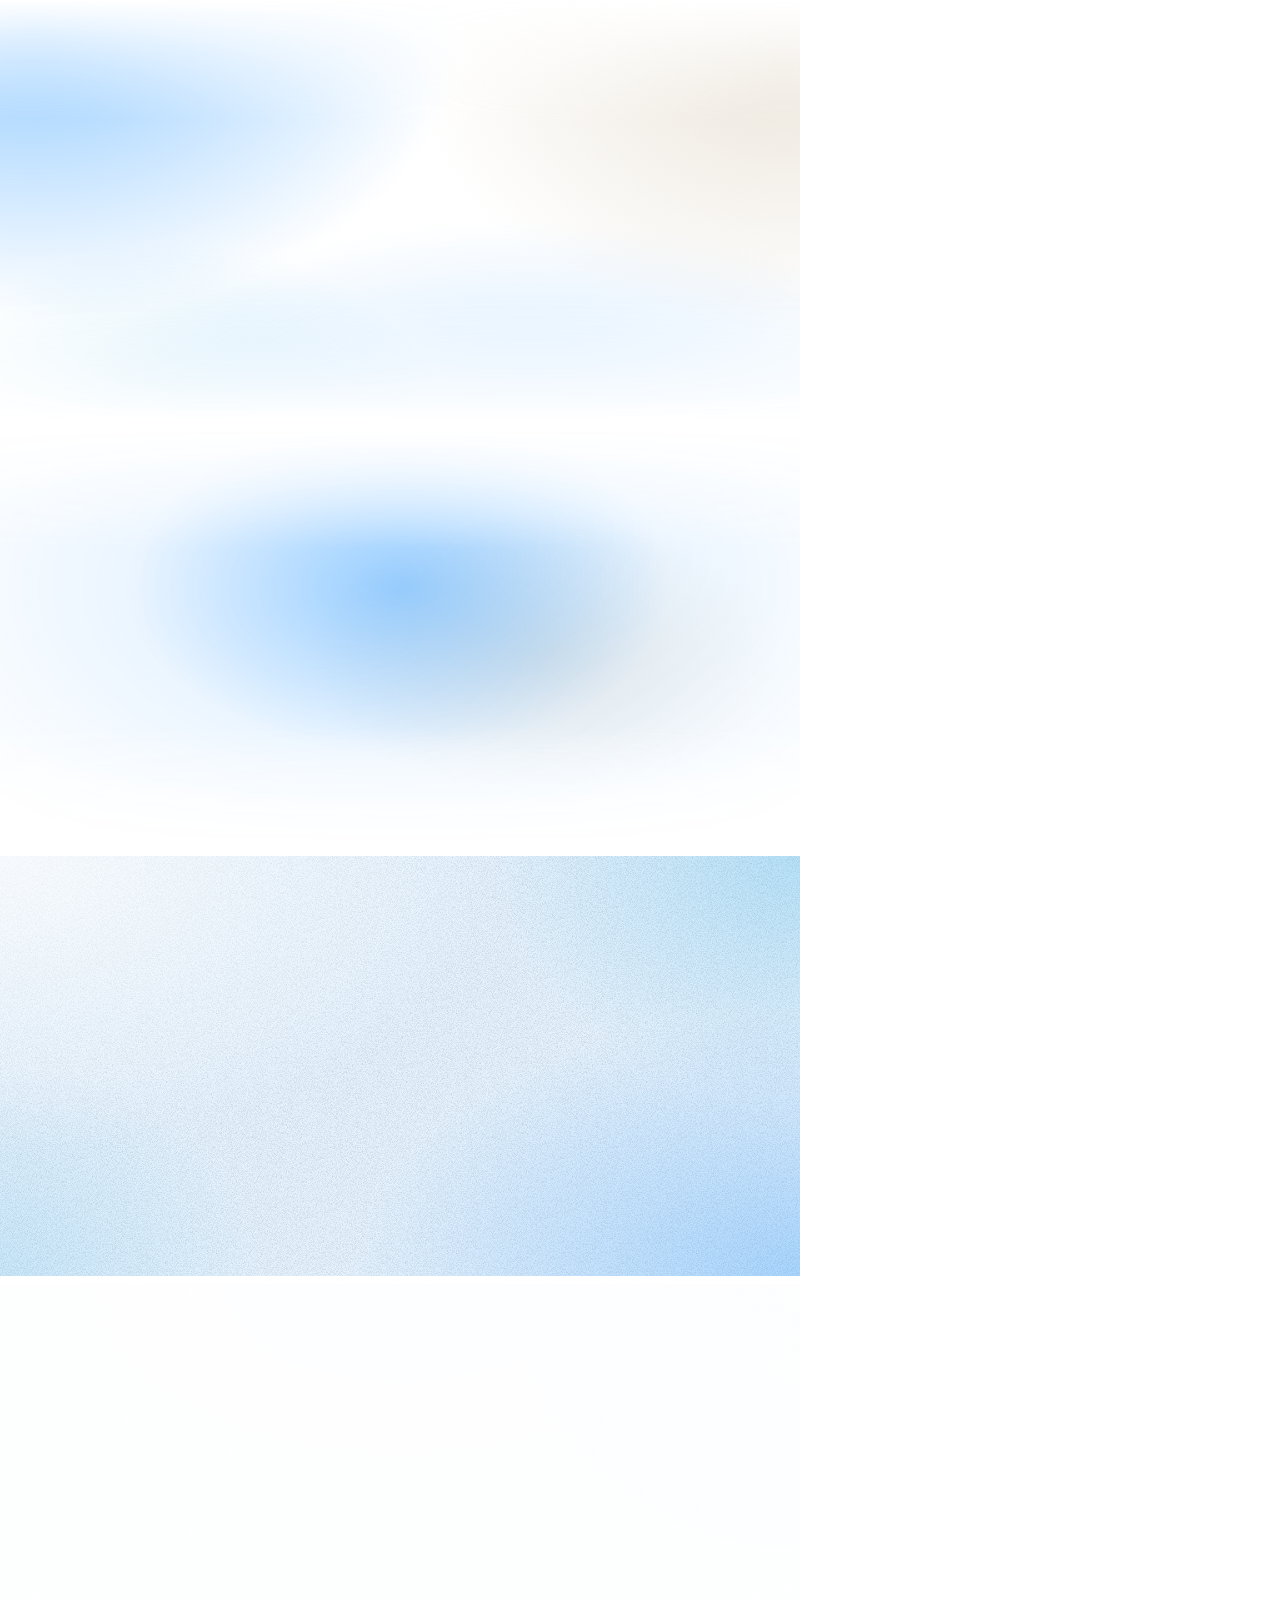
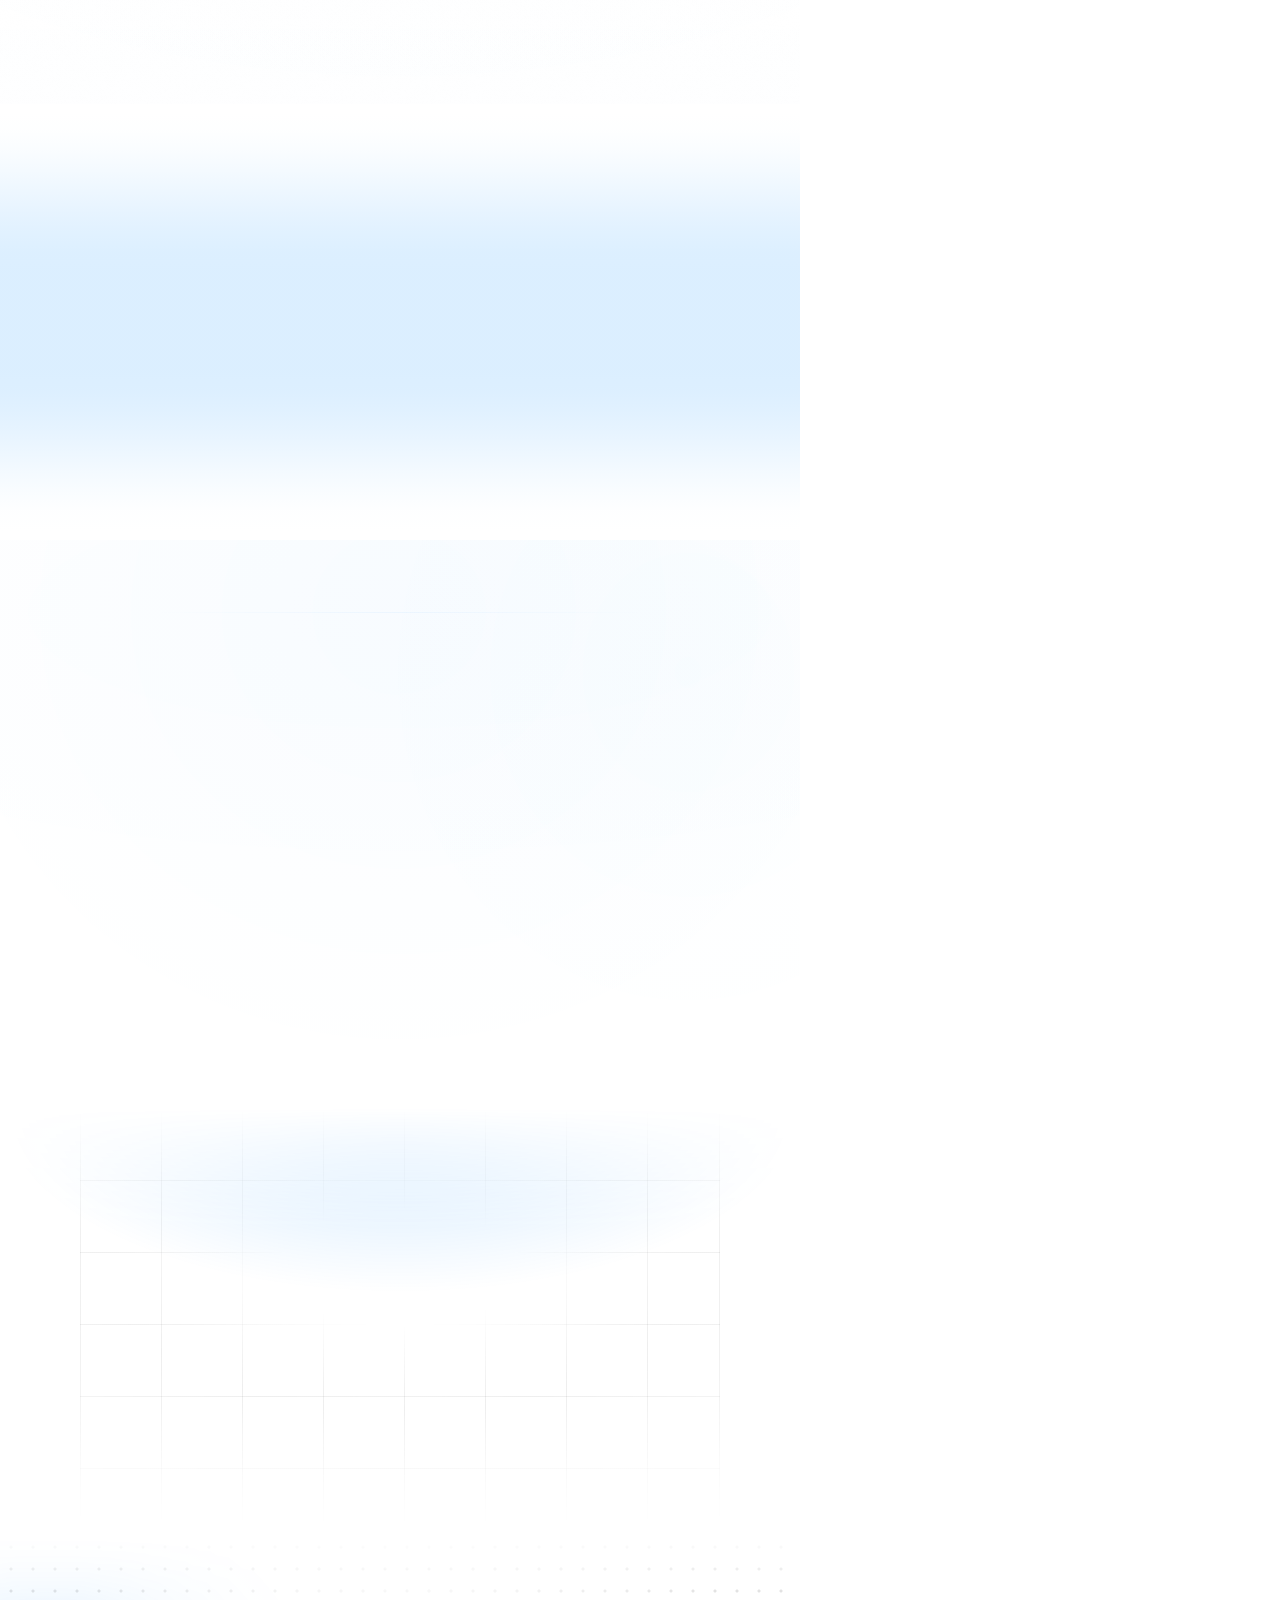
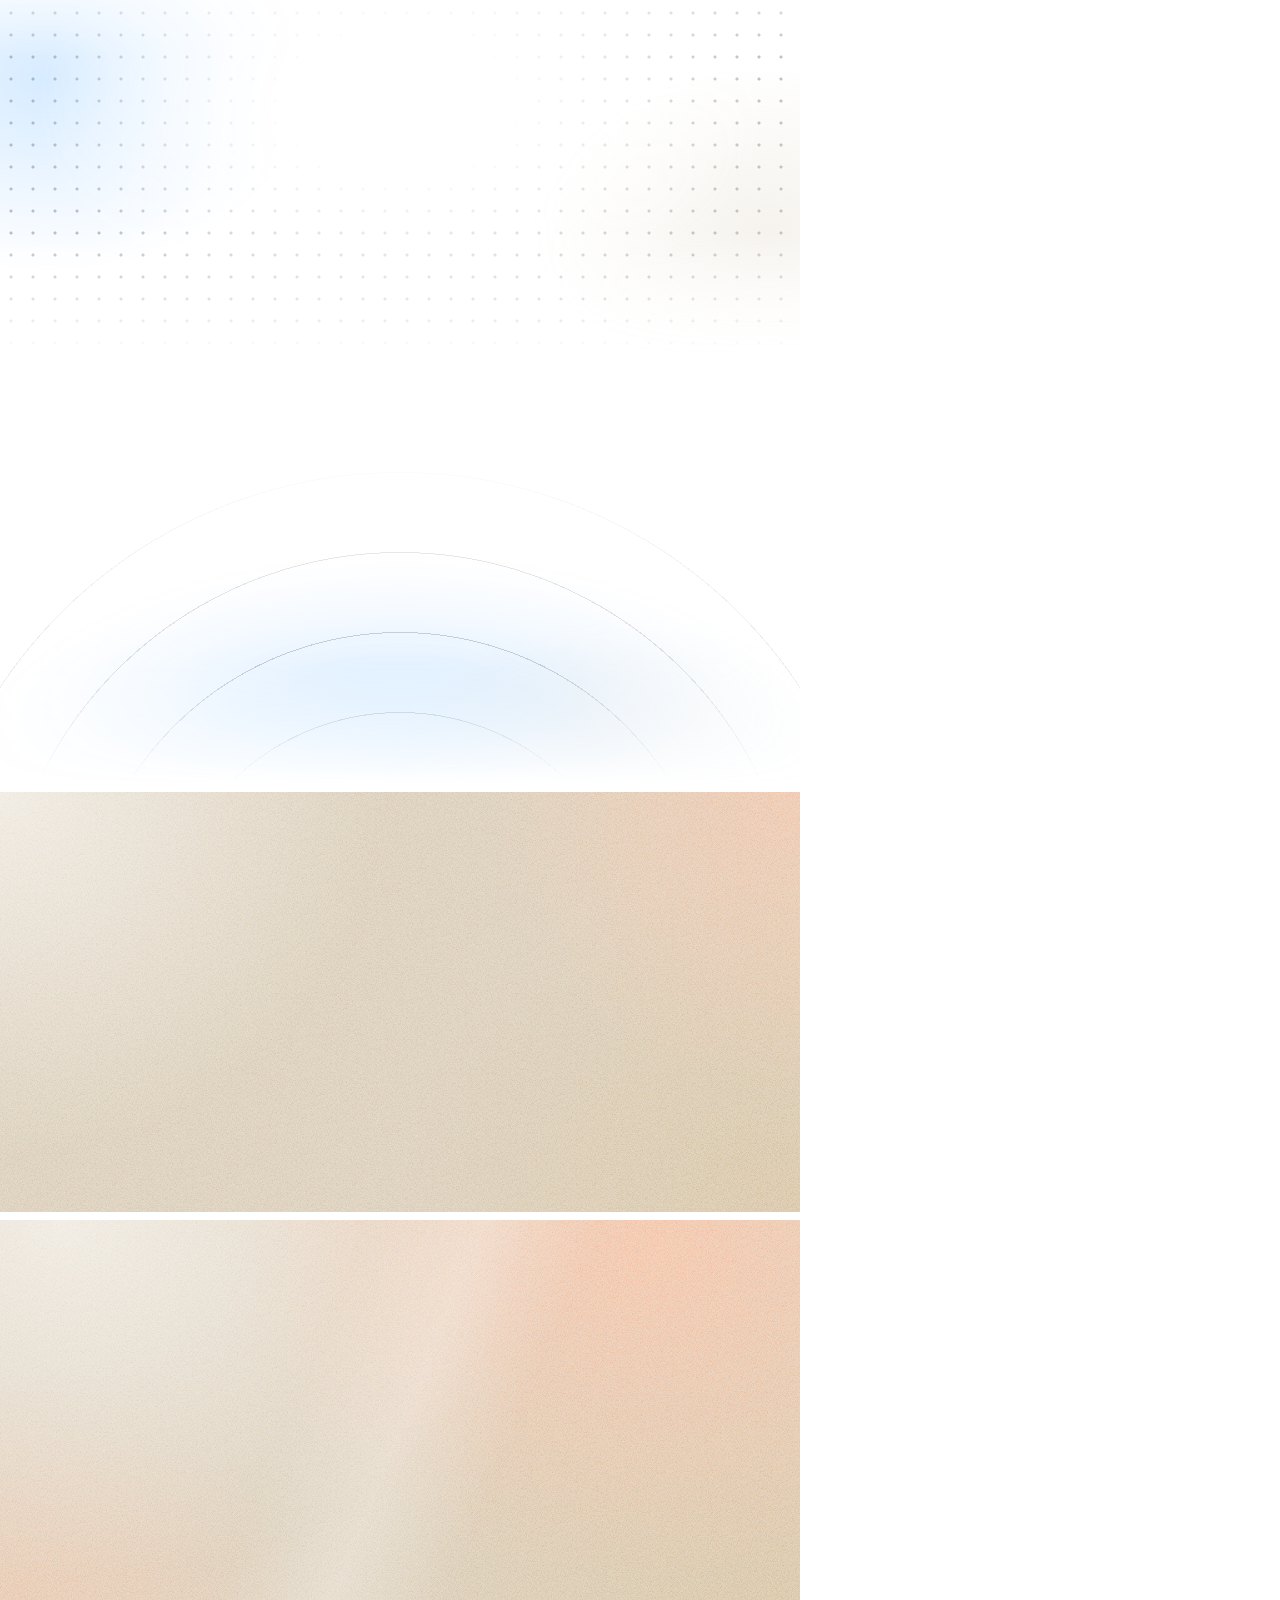
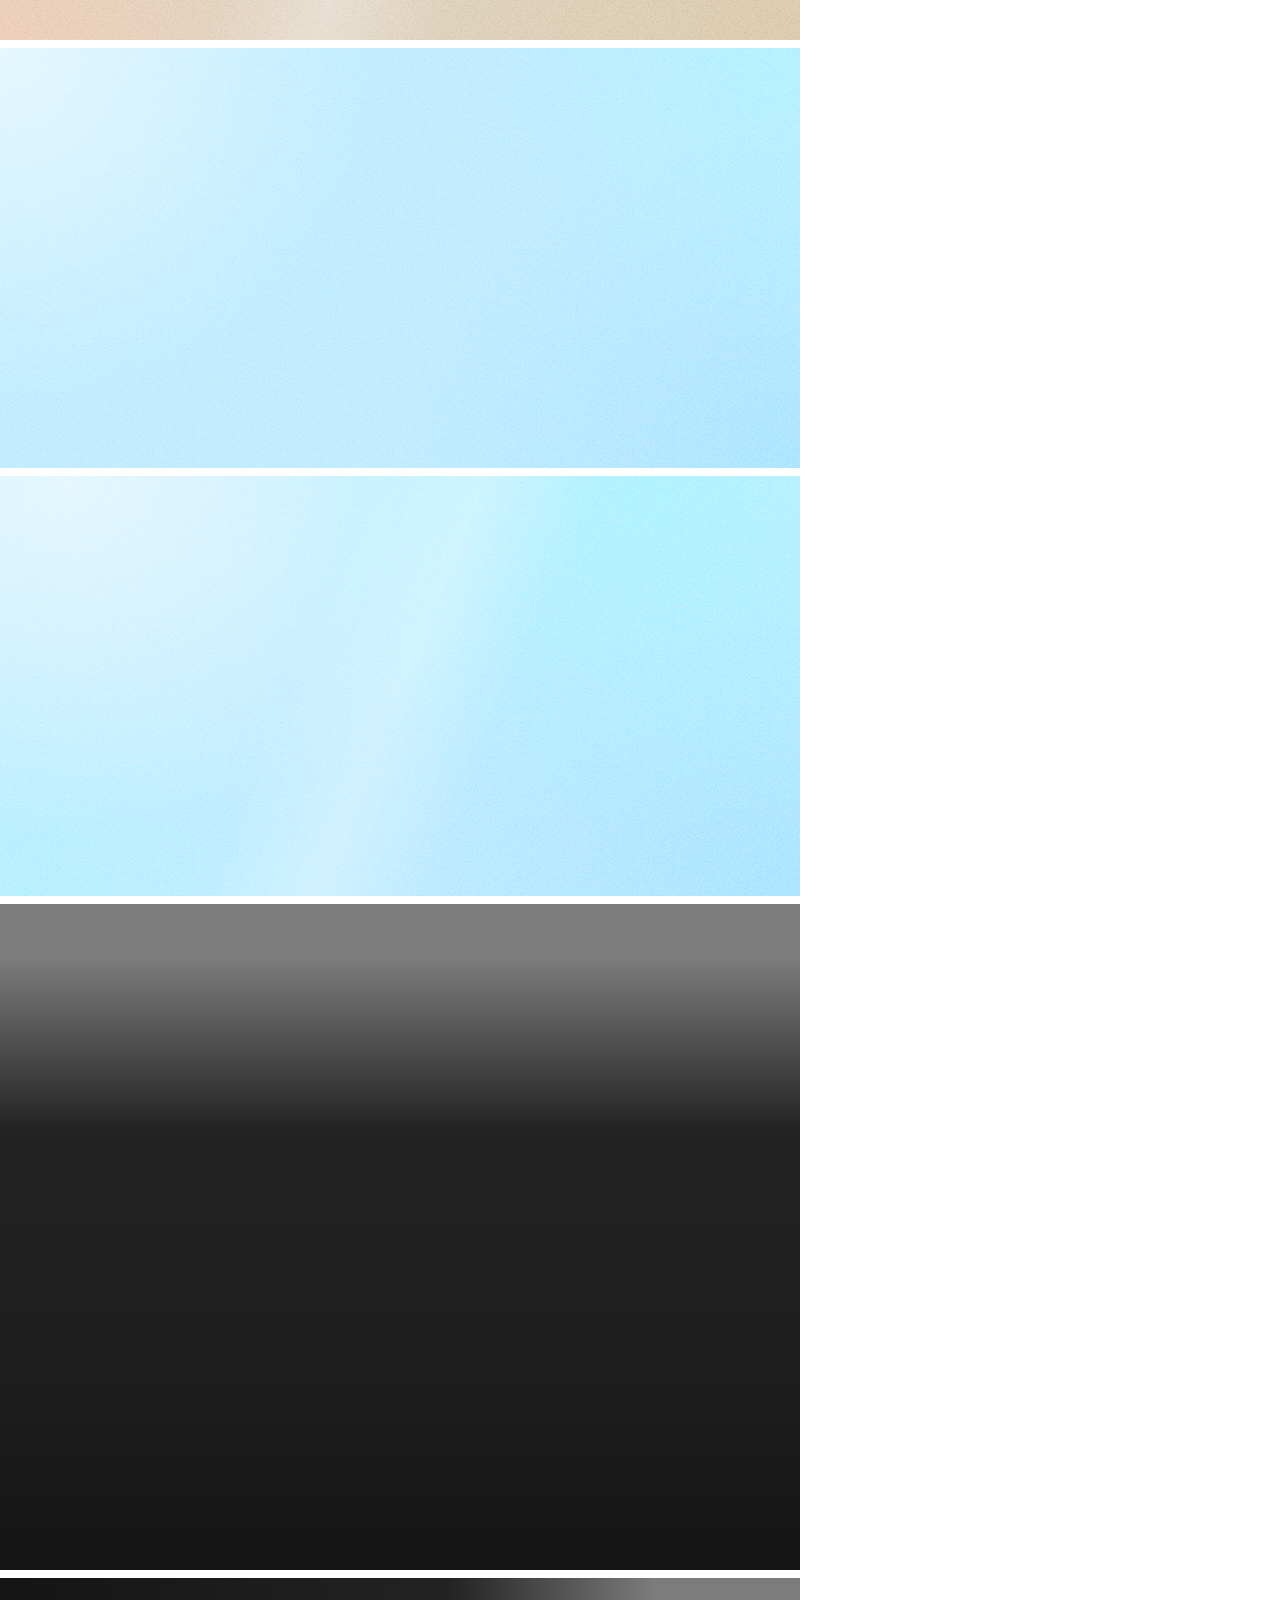
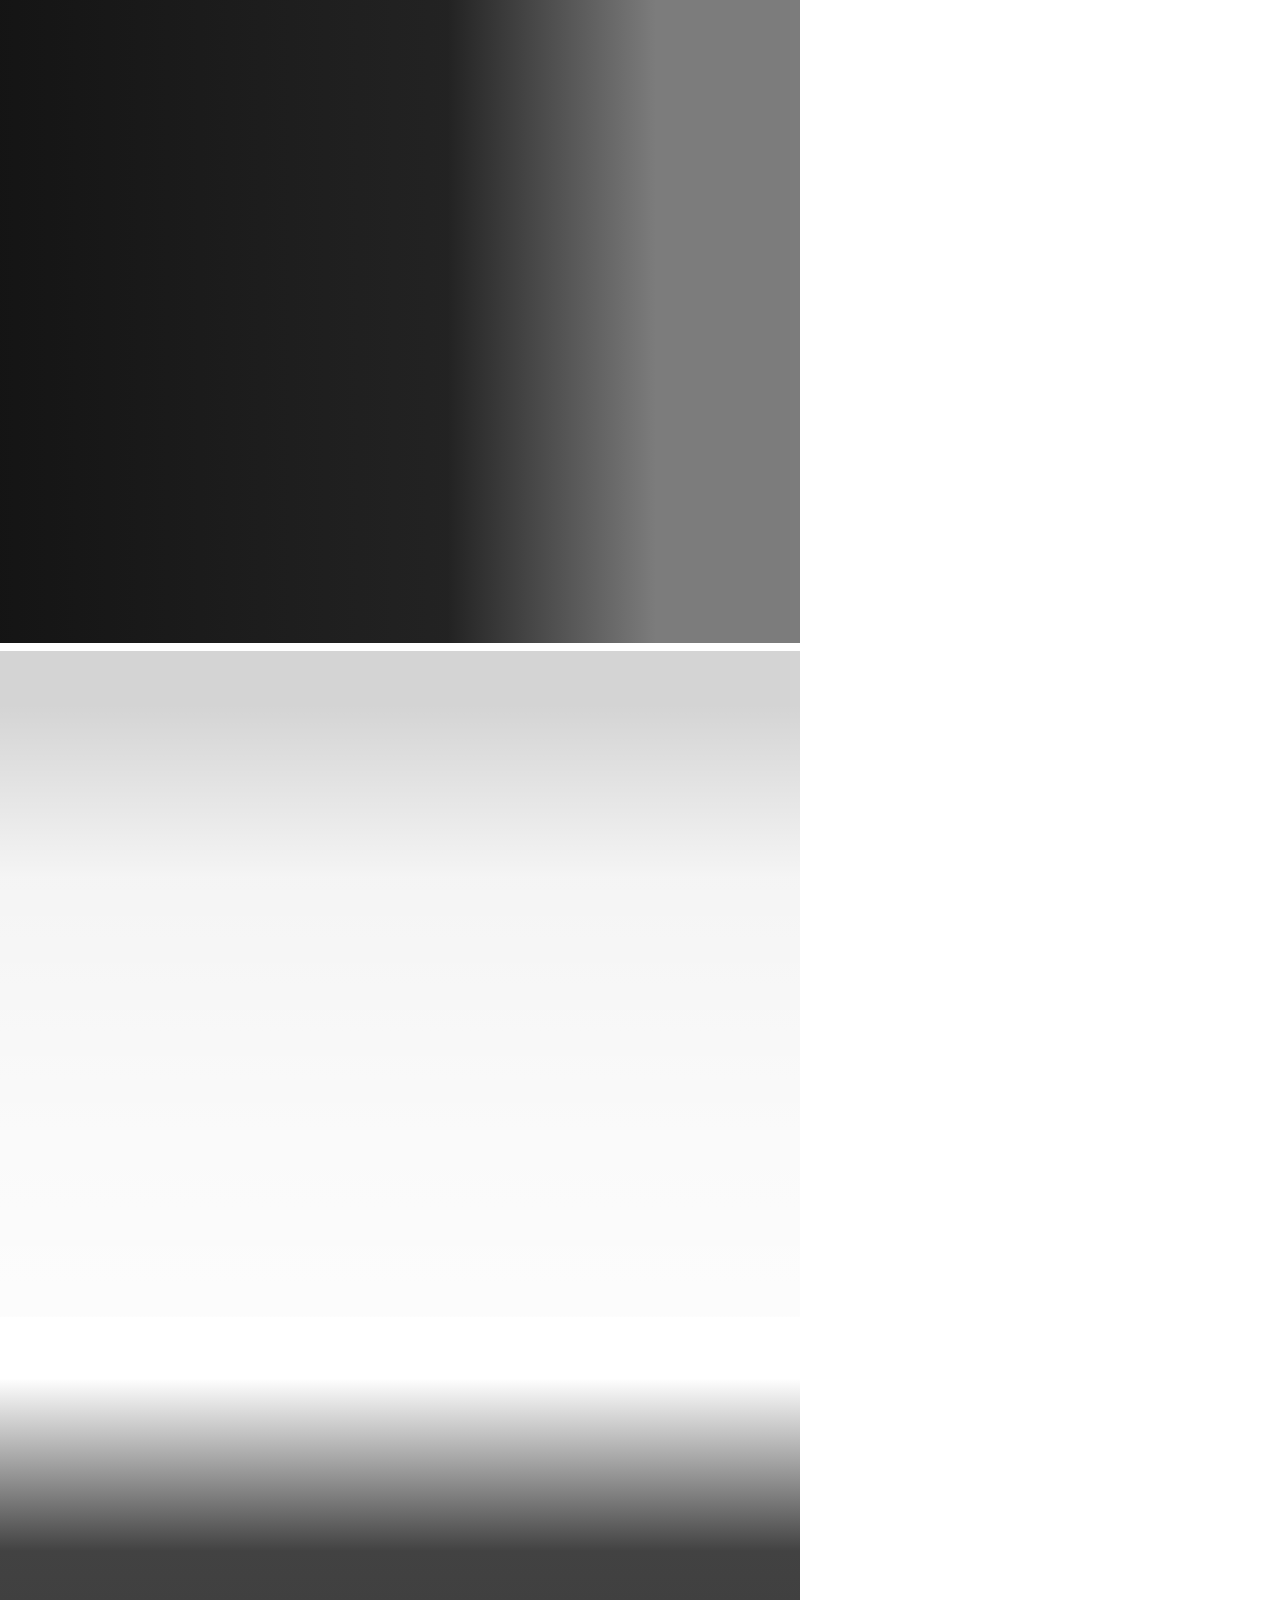
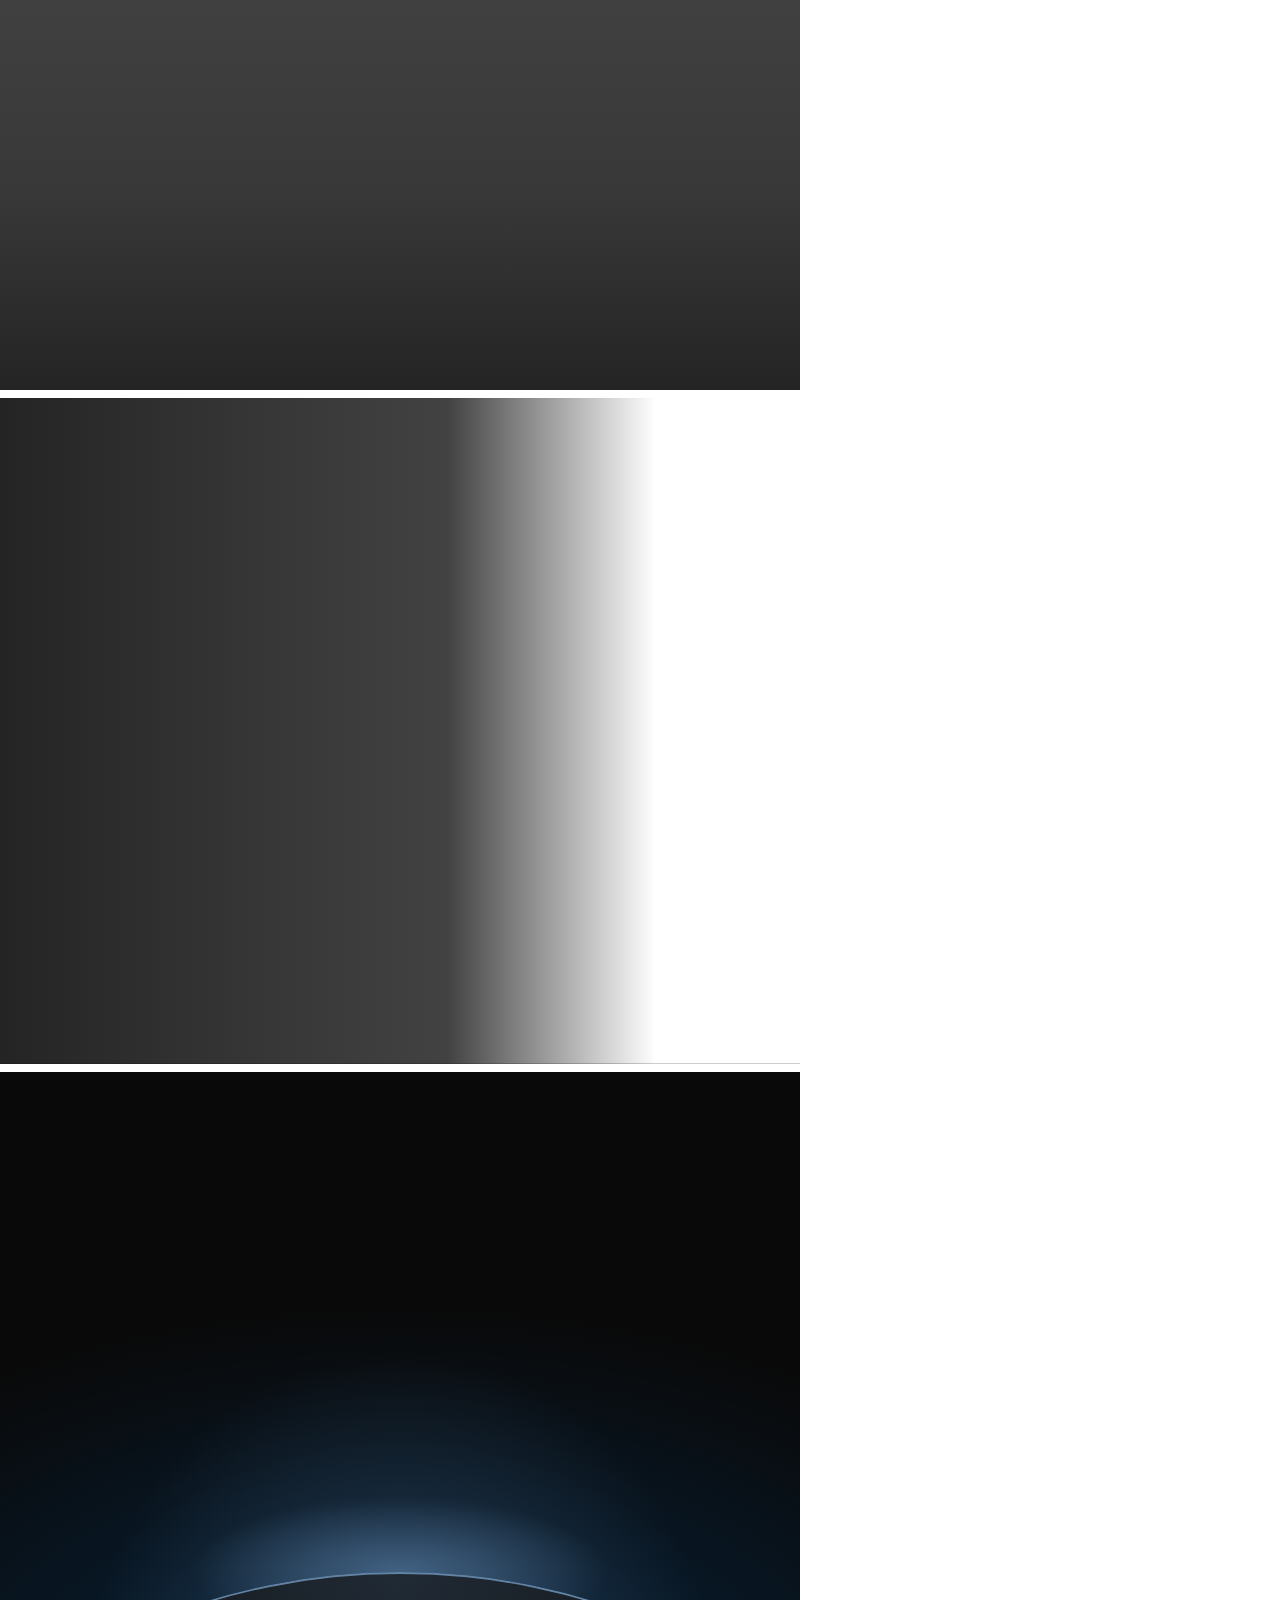
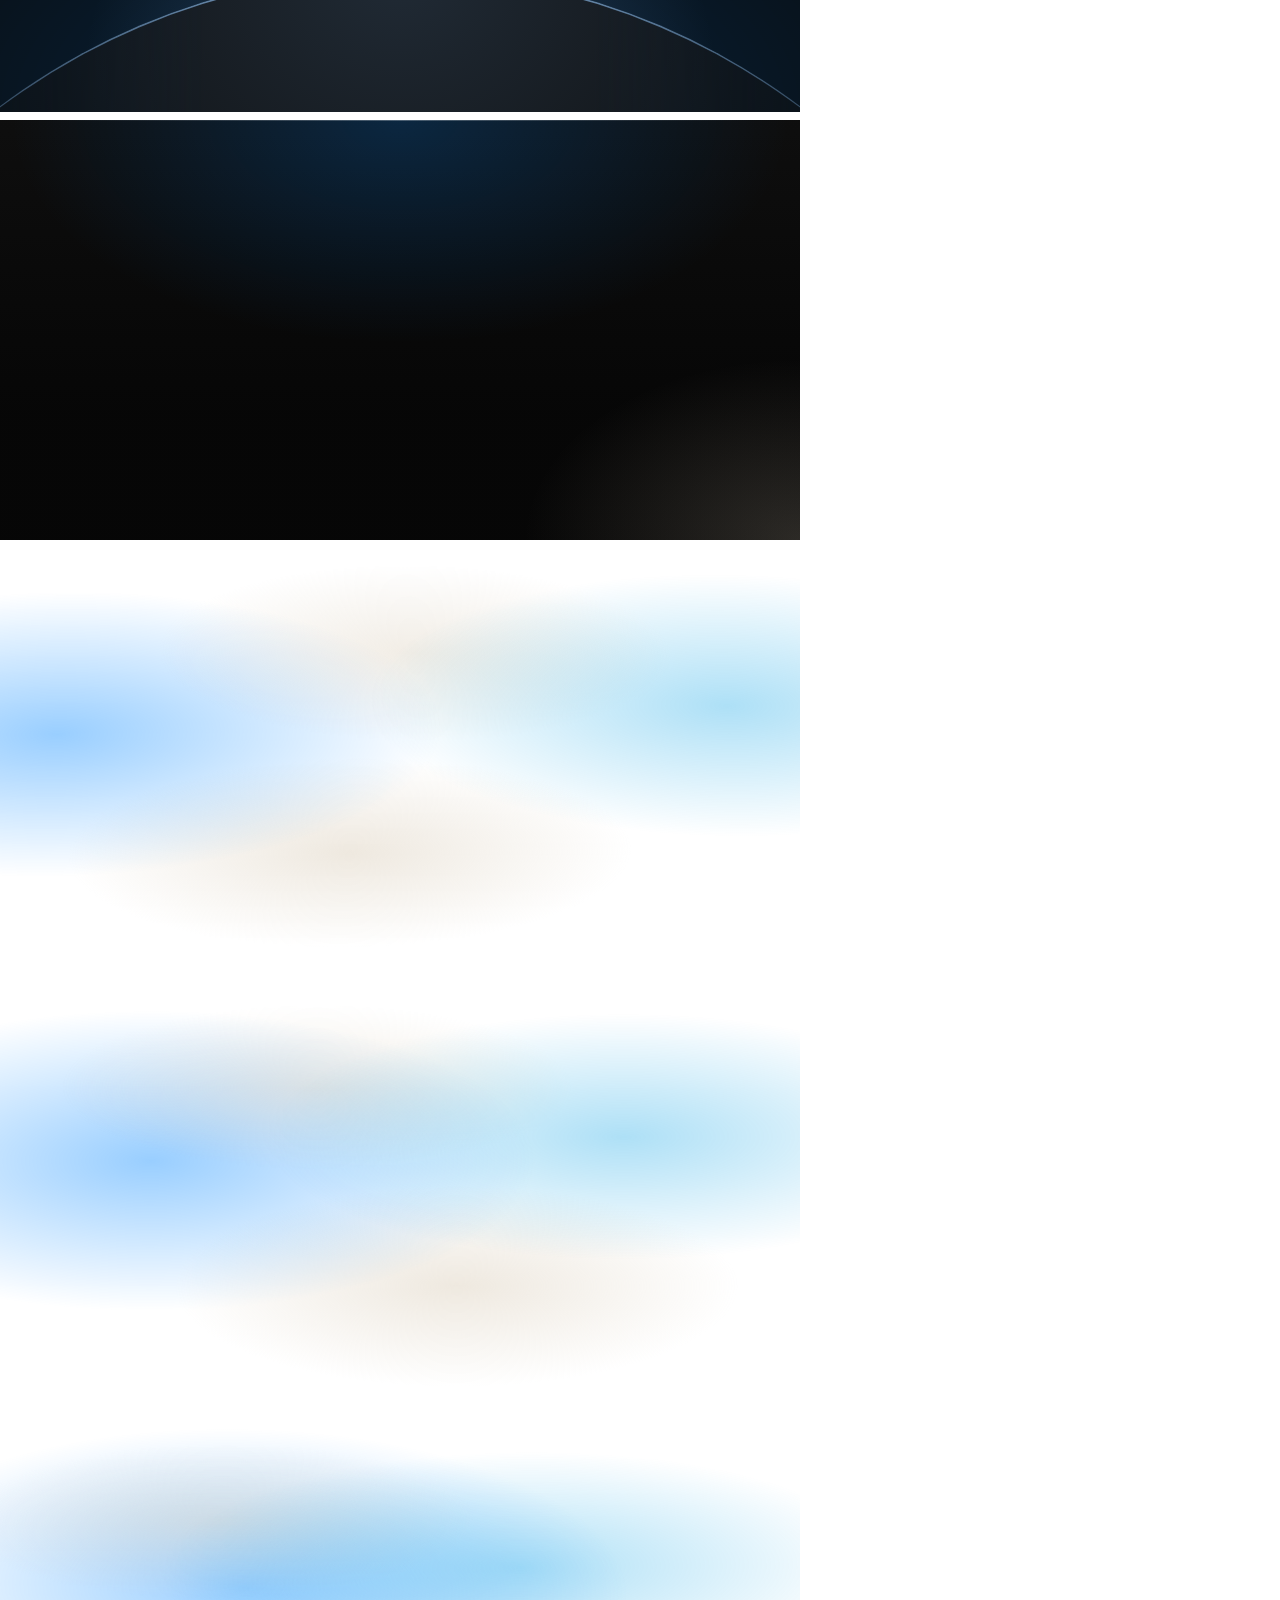
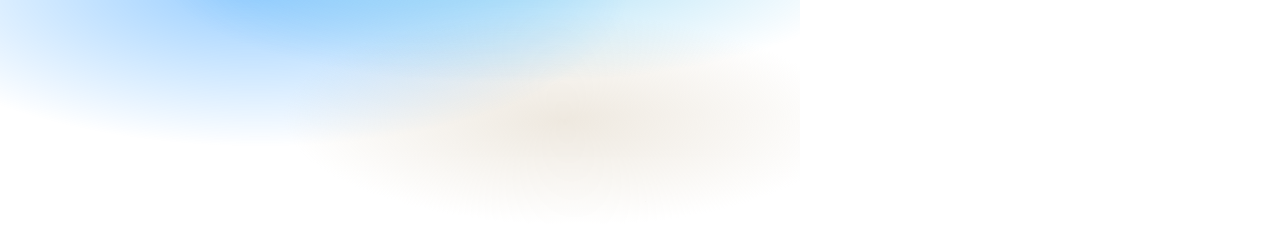
<file: .claude/skills/design-taste-frontend/assets/backgrounds/check.html>
<!doctype html>
<html lang="en" data-ground="sand">
<head>
<meta charset="utf-8">
<title>Backgrounds contrast check</title>
<!-- Every ground in a 800px box, for check.mjs: it sets a palette, screenshots the boxes and measures
     the ink and muted contrast on every pixel of each ground's text zone (index.json). The photograph
     grounds sit on a flat grey picture: #7c7c7c for the dark scrim, #d4d4d4 for the light one; and the worst case of the dark scrim: a white
     picture (white words on it). The light scrim is for pale photographs only. -->
<link rel="stylesheet" href="../system.css">
<link rel="stylesheet" href="backgrounds.css">
<style>body { margin: 0; width: 800px; } .box { width: 800px; margin: 0 0 8px; padding: 24px; font-size: 20px; } .pi, .pm { visibility: hidden; } .pi { color: var(--ink); } .pm { color: var(--muted); }  /* the liquid blobs held at the start, the middle and the end of their drift (the keyframes in backgrounds.css), so the text zone is measured where they stand under it */
  .at-start::before { animation: none; transform: translate3d(-7%, 0, 0) skewX(-7deg) scaleY(.94); } .at-start::after { animation: none; transform: translate3d(8%, 0, 0) skewX(6deg) scaleY(1.04); }
  .at-mid::before { animation: none; transform: translate3d(.5%, 0, 0) skewX(-.5deg) scaleY(.995); } .at-mid::after { animation: none; transform: translate3d(-.5%, 0, 0) scaleY(.98); }
  .at-end::before { animation: none; transform: translate3d(8%, 0, 0) skewX(6deg) scaleY(1.05); } .at-end::after { animation: none; transform: translate3d(-9%, 0, 0) skewX(-6deg) scaleY(.92); }
</style>
<script src="backgrounds.js" defer></script>
</head>
<body>
<div class="bg-mist box" data-g="mist" style="height:420px"><span class="pi">Ink</span> <span class="pm">Muted</span></div>
<div class="bg-halo box" data-g="halo" style="height:420px"><span class="pi">Ink</span> <span class="pm">Muted</span></div>
<div class="bg-grain box" data-g="grain" style="height:420px"><span class="pi">Ink</span> <span class="pm">Muted</span></div>
<div class="bg-paper box" data-g="paper" style="height:420px"><span class="pi">Ink</span> <span class="pm">Muted</span></div>
<div class="bg-dusk box" data-g="dusk" style="height:420px"><span class="pi">Ink</span> <span class="pm">Muted</span></div>
<div class="bg-topglow box" data-g="topglow" style="height:560px"><span class="pi">Ink</span> <span class="pm">Muted</span></div>
<div class="bg-ruled box" data-g="ruled" style="height:420px"><span class="pi">Ink</span> <span class="pm">Muted</span></div>
<div class="bg-dots box" data-g="dots" style="height:420px"><span class="pi">Ink</span> <span class="pm">Muted</span></div>
<div class="bg-arcs box" data-g="arcs" style="height:420px"><span class="pi">Ink</span> <span class="pm">Muted</span></div>
<div class="bg-band box" data-g="band" style="height:420px"><span class="pi">Ink</span> <span class="pm">Muted</span></div>
<div class="bg-field box" data-g="field" style="height:420px"><span class="pi">Ink</span> <span class="pm">Muted</span></div>
<div class="bg-band bg-tint box" data-g="band-tint" style="height:420px"><span class="pi">Ink</span> <span class="pm">Muted</span></div>
<div class="bg-field bg-tint box" data-g="field-tint" style="height:420px"><span class="pi">Ink</span> <span class="pm">Muted</span></div>
<div class="bg-photo box" data-g="photo" style="height:520px;--g-photo:linear-gradient(#7c7c7c,#7c7c7c)"><span class="pi">Ink</span> <span class="pm">Muted</span></div>
<div class="bg-photo bg-photo--left box" data-g="photo-left" style="height:520px;--g-photo:linear-gradient(#7c7c7c,#7c7c7c)"><span class="pi">Ink</span> <span class="pm">Muted</span></div>
<div class="bg-photo bg-photo--light box" data-g="photo-light" style="height:520px;--g-photo:linear-gradient(#d4d4d4,#d4d4d4)"><span class="pi">Ink</span> <span class="pm">Muted</span></div>
<div class="bg-photo box" data-g="photo-white" style="height:520px;--g-photo:linear-gradient(#fff,#fff)"><span class="pi">Ink</span> <span class="pm">Muted</span></div>
<div class="bg-photo bg-photo--left box" data-g="photo-left-white" style="height:520px;--g-photo:linear-gradient(#fff,#fff)"><span class="pi">Ink</span> <span class="pm">Muted</span></div>
<div class="bg-horizon box" data-g="horizon" style="height:640px"><span class="pi">Ink</span> <span class="pm">Muted</span></div>
<div class="bg-deep box" data-g="deep" style="height:420px"><span class="pi">Ink</span> <span class="pm">Muted</span></div>
<div class="bg-liquid box at-start" data-g="liquid" data-no-pause style="height:420px"><span class="pi">Ink</span> <span class="pm">Muted</span></div>
<div class="bg-liquid box at-mid" data-g="liquid-mid" data-no-pause style="height:420px"><span class="pi">Ink</span> <span class="pm">Muted</span></div>
<div class="bg-liquid box at-end" data-g="liquid-end" data-no-pause style="height:420px"><span class="pi">Ink</span> <span class="pm">Muted</span></div>

</body>
</html>
</file>
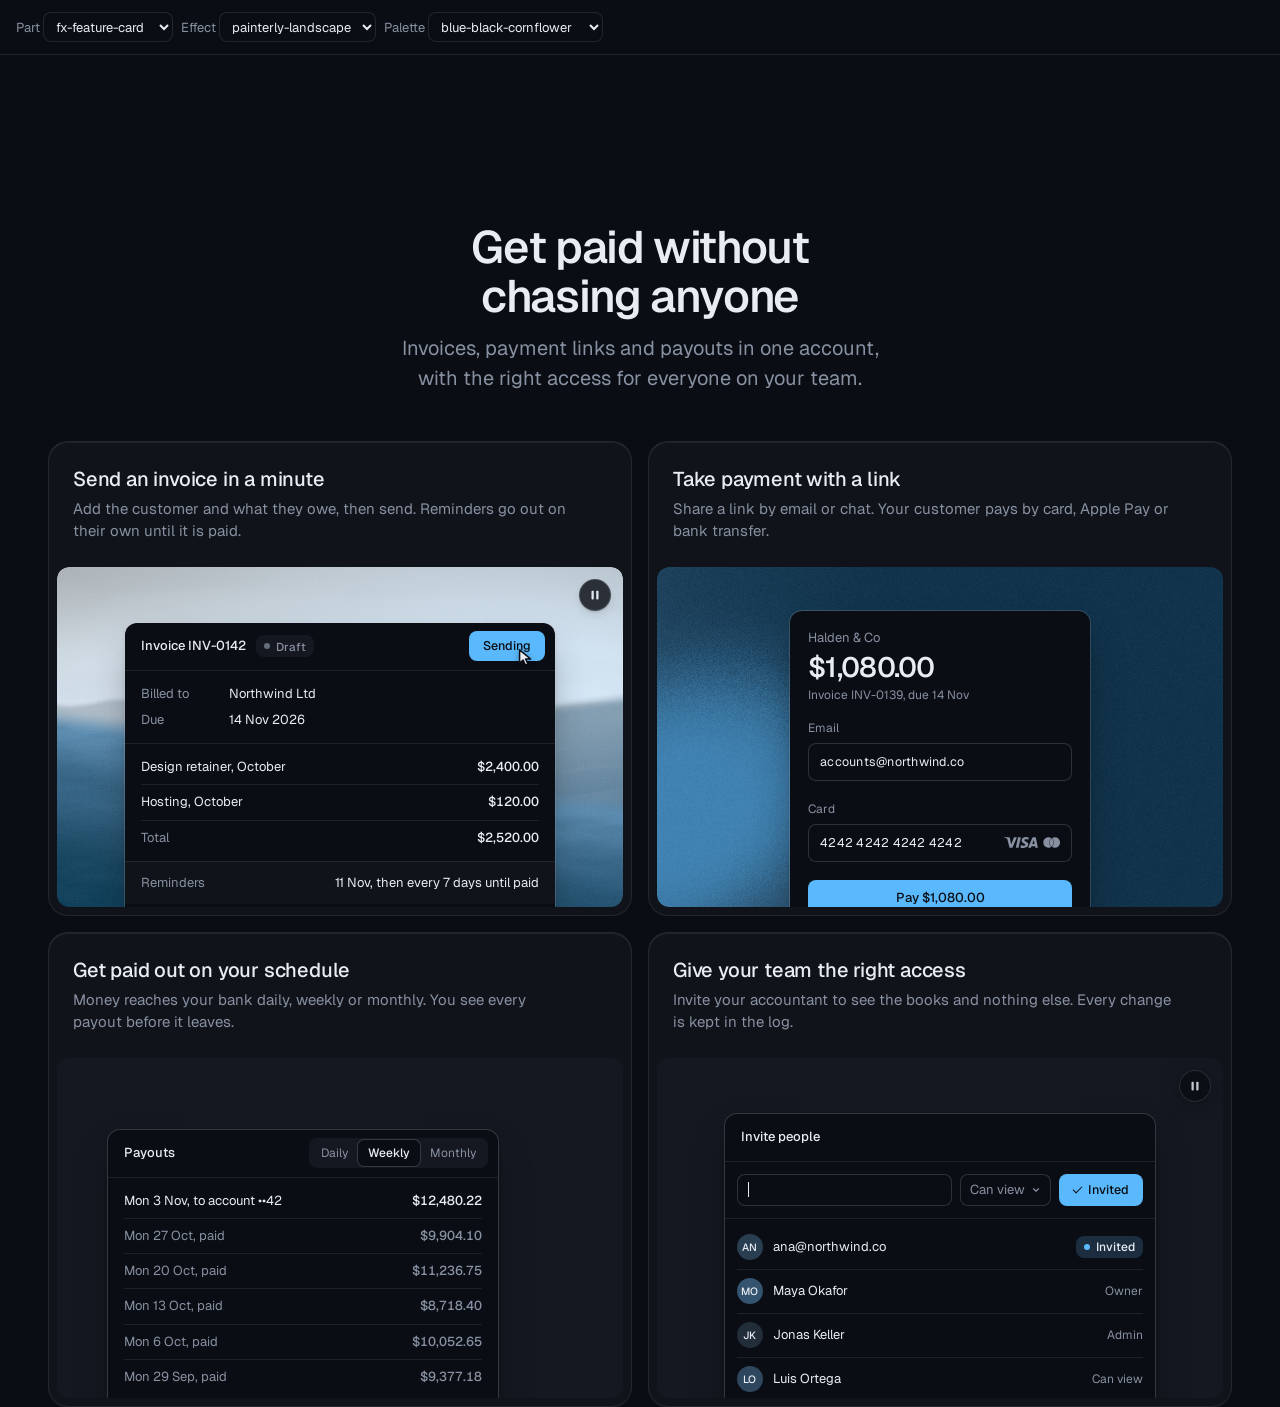
<file: .claude/skills/design-taste-frontend/assets/components/_lab.html>
<!doctype html>
<html lang="en" data-radius="soft">
<head>
<script>window.__tpGlMax = 16;   /* a gallery shows many live effects at once; a page of a site keeps the default 4 (fx.js) */</script>
<meta charset="utf-8">
<meta name="viewport" content="width=device-width, initial-scale=1">
<title>Component lab</title>
<link rel="preconnect" href="https://fonts.googleapis.com">
<link rel="preconnect" href="https://fonts.gstatic.com" crossorigin>
<link href="https://fonts.googleapis.com/css2?family=Geist:wght@100..900&family=Geist+Mono:wght@400..600&display=swap" rel="stylesheet">
<link rel="stylesheet" href="../system.css">
<link rel="stylesheet" href="./base.css">
<style>
  /* one component on its own, with a chosen effect (or object) and palette:
     _lab.html?c=fx-chart&fx=ruled-grounds&palette=white-link-blue&w=640 */
  :root { --font-display: "Geist", system-ui, sans-serif; --font-text: "Geist", system-ui, sans-serif; --font-mono: "Geist Mono", ui-monospace, monospace; --display-weight: 560; --display-tracking: -0.03em; }
  body { min-height: 100vh; margin: 0; }
  .bar { display: flex; flex-wrap: wrap; gap: 8px; align-items: center; padding: 12px 16px; border-bottom: 1px solid var(--line); font: 13px/1.4 var(--font-text); color: var(--muted); }
  .bar select { font: inherit; color: var(--ink); background: var(--bg); border: 1px solid var(--line); border-radius: var(--r-sm); height: 30px; padding: 0 8px; }
  .stage { padding: clamp(16px, 4vw, 48px); margin-inline: auto; }
</style>
</head>
<body>
<div class="bar">
  <label>Part <select id="c"></select></label>
  <label>Effect <select id="fx"></select></label>
  <label>Palette <select id="pal"></select></label>
</div>
<main class="stage" id="stage"></main>
<script type="module">
  import fx from '../effects/fx.js';
  const PARTS = ['fx-feature-card', 'fx-dither-object', 'fx-headline', 'fx-button', 'fx-prompt', 'fx-icon-tiles', 'fx-stat', 'fx-globe', 'fx-map', 'fx-chart', 'fx-bars', 'fx-band', 'fx-spotlight', 'fx-photo', 'fx-avatar', 'fx-search', 'fx-logos', 'fx-tabs', 'fx-pricing', 'fx-progress'];
  const PALETTES = {
    'blue-black-cornflower': { bg: '#0a0d14', surface: '#131824', ink: '#e9edf3', muted: '#8891a1', accent: '#5ab9fc', accentInk: '#0a0d14' },
    'graphite-safety-orange': { bg: '#18191b', surface: '#222427', ink: '#eff0f1', muted: '#9c9ea3', accent: '#ff4a1f', accentInk: '#18191b' },
    'white-link-blue': { bg: '#ffffff', surface: '#f4f4f4', ink: '#111111', muted: '#6b6b6b', accent: '#1a4be0', accentInk: '#ffffff' },
    'moss-sand': { bg: '#ddd6c6', surface: '#d2cab8', ink: '#2a2a26', muted: '#59574e', accent: '#4f6238', accentInk: '#ffffff' },
    'cobalt-field': { bg: '#0034eb', surface: '#002fd6', ink: '#ffffff', muted: '#dfe4f2', accent: '#e9e34a', accentInk: '#111111' },
  };
  const q = new URLSearchParams(location.search);
  const part = PARTS.includes(q.get('c')) ? q.get('c') : PARTS[0];
  const palId = PALETTES[q.get('palette')] ? q.get('palette') : 'blue-black-cornflower';
  const p = PALETTES[palId];
  const s = document.documentElement.style;
  const action = fx.color.contrast(p.accent, p.bg) >= 2.2 ? p.accent : p.ink;
  Object.entries({ '--p-bg': p.bg, '--p-surface': p.surface, '--p-ink': p.ink, '--p-muted': p.muted, '--p-accent': p.accent, '--p-accent-ink': p.accentInk, '--p-action': action, '--p-action-ink': action === p.accent ? p.accentInk : p.bg }).forEach(([k, v]) => s.setProperty(k, v));
  s.colorScheme = fx.color.isDark(p.bg) ? 'dark' : 'light';
  if (q.has('fallback')) fx.config.forceFallback = true;
  // one part at a time: at most 4 live WebGL contexts on this page
  fx.config.maxLive = 4;
  if (q.has('w')) document.getElementById('stage').style.maxWidth = q.get('w') + 'px';

  const base = `./${part}/`;
  const [meta, html, mod] = await Promise.all([fetch(base + 'meta.json').then(r => r.json()), fetch(base + 'component.html').then(r => r.text()), import(base + 'component.js')]);
  const link = Object.assign(document.createElement('link'), { rel: 'stylesheet', href: base + 'component.css' });
  document.head.append(link);
  await new Promise(r => { link.onload = link.onerror = r; });
  const choices = meta.effects?.length ? meta.effects : meta.objects || [];
  const chosen = choices.includes(q.get('fx')) ? q.get('fx') : meta.default;
  const stage = document.getElementById('stage');
  stage.innerHTML = html;
  const root = stage.firstElementChild;
  // the chosen effect goes where the part reads it: data-cx-object, data-cx-fill, or data-cx-effect on the root
  // the dither object: one figure set to the chosen object (one live object, as on a page); no caption under it
  if (meta.objects) {
    const fig = root.matches('[data-cx-object]') ? root : root.querySelector('[data-cx-object]');
    fig.dataset.cxObject = chosen;
    if (q.get('render') === 'studio') fig.dataset.cxRender = 'studio';
    fig.querySelector('.cx-obj__stage').removeAttribute('aria-label');
    fig.style.maxWidth = '720px';
  }
  // without ?fx= the markup keeps its own effects (the feature card mixes a landscape and a grain: setting
  // the default on every panel would paint the grain panel as a landscape too)
  else if (!choices.includes(q.get('fx'))) { /* as written */ }
  else if (root.querySelector('[data-cx-fill]')) root.querySelectorAll('[data-cx-fill]').forEach(el => { el.dataset.cxFill = chosen; });
  else if (root.querySelector('[data-cx-effect]')) root.querySelectorAll('[data-cx-effect]').forEach(el => { el.dataset.cxEffect = chosen; });
  else root.dataset.cxEffect = chosen;
  // the map draws its baked streets; an effect named with ?fx= shows its fallback ground (no map data) instead
  if (part === 'fx-map' && choices.includes(q.get('fx'))) delete root.dataset.cxMap;
  await document.fonts.ready;
  window.__part = mod.default(root);
  setTimeout(() => { document.documentElement.dataset.ready = '1'; }, 1200);

  const fill = (sel, list, cur, key) => {
    const el = document.getElementById(sel);
    el.innerHTML = list.map(v => `<option${v === cur ? ' selected' : ''}>${v}</option>`).join('');
    el.addEventListener('change', () => { q.set(key, el.value); if (key === 'c') q.delete('fx'); location.search = q.toString(); });
  };
  fill('c', PARTS, part, 'c');
  // a part whose default is none (the map's streets, the photograph as it is) lists none first, so the
  // select never shows an effect that is not on
  fill('fx', meta.default === 'none' ? ['none', ...choices] : choices, chosen, 'fx');
  fill('pal', Object.keys(PALETTES), palId, 'palette');
</script>
</body>
</html>
</file>
<file: .claude/skills/design-taste-frontend/assets/system.css>
/*
  taste-skill system.css - the one system for the page. Link it first, then assets/ui/cards.css (the
  feature card, its panel and the fragment placements), then set the palette (--p-*), the fonts and
  the radius set on :root in the page (node scripts/start.mjs prints that block).
  Do not add a second grid, spacing scale, type scale, radius scale, button or card style.
*/

/* ---------------------------------------------------------------- tokens */
:root {
  /* palette (hex only; fx.js reads --bg --surface --ink --muted --accent --accent-ink) */
  --p-bg: #ffffff;
  --p-surface: #f4f4f4;
  --p-ink: #111111;
  --p-muted: #6b6b6b;
  --p-accent: #1a4be0;
  --p-accent-ink: #ffffff;
  --p-action: #1a4be0;      /* buttons, links, focus: the accent, or the ink when the accent is too pale */
  --p-action-ink: #ffffff;
  --p-inv-bg: #111111;
  --p-inv-surface: #1c1c1c;
  --p-inv-ink: #f4f4f4;
  --p-inv-muted: #a3a3a3;
  --p-inv-accent: #ffffff;
  --p-inv-accent-ink: #111111;
  --p-inv-action: #ffffff;
  --p-inv-action-ink: #111111;
  /* the lit ground behind UI and in the closing band (references/cards.md), one per page, tech pages only
     (none on kind other, which is flat): <html data-ground="sand|sky|sage|painting">. system.js gives it to every ground
     that holds UI, on light and dark pages alike; --hue on one panel changes only its accent */
  --ground-bg: #d9ccb7; --ground-surface: #e9e0d2; --ground-ink: #2a2622; --ground-muted: #5a534a; --ground-accent: #a8794a;

  /* fonts */
  --font-display: system-ui, -apple-system, "Segoe UI", sans-serif;
  --font-text: system-ui, -apple-system, "Segoe UI", sans-serif;
  --font-mono: ui-monospace, "SFMono-Regular", Menlo, Consolas, monospace;
  --display-weight: 400;    /* headlines 400; 500 on a tech page (software, gaming, hardware) */
  --display-tracking: -0.025em;

  /* the page rhythm (references/layout-v4.md): one section per screen. The header is fixed and
     --nav tall; every section is padded --padt above and --padb (plus the phone action bar, --bar)
     below, and is exactly one or two screens tall (--h: 1 or 2; --hm on a phone). The hero's words
     start --hgap under the header and its content ends --hpadb above the fold. */
  --nav: 72px;
  --padt: 120px;
  --padb: 72px;
  --hgap: 48px;
  --hpadb: 64px;
  --bar: 0px;
  /* grid: one .wrap (alias .container) for the header, every section and the footer, the same
     --gut on both sides: 1280 wide at x 80-1360 at 1440, 342 at x 24-366 at 390 */
  --container: 1280px;
  --gut: 80px;
  --pad: var(--gut);
  --gutter: 24px;

  /* spacing: 4/8 scale */
  --s-1: 4px;  --s-2: 8px;  --s-3: 12px; --s-4: 16px; --s-5: 24px;
  --s-6: 32px; --s-7: 48px; --s-8: 64px; --s-9: 96px; --s-10: 128px;
  --section: 40px;      /* only a .section outside main (the kit's demo pages); every main > section and
                           footer.closing take --padt and --padb */
  --section-band: 56px; /* the same for an older footer outside footer.closing */
  --head-gap: 48px;     /* the one heading-to-content gap, 32 on a phone (layout.css reads it as --ly-head-gap) */
  --card-pad: 16px;     /* card padding (cards.css sets its own for cards with a panel) */
  --card-gap: 16px;     /* gap between cards */

  /* type scale (the only sizes on the page) */
  --t-label: 13px;
  --t-small: 14px;
  --t-body: 16px;
  --t-lead: 18px;
  --t-card: 18px;
  --t-h3: 24px;
  /* straight lines from the phone size at 390 to the desktop size at 1440 (system.md's table) */
  --t-h2: clamp(30px, 1.72vw + 23.3px, 48px);
  --t-h1: clamp(38px, 3.24vw + 25.4px, 72px);
  /* a big number stays a step under the h2 (VI-11): 38 at 1440, 28 at 390, so it never reads as a
     section heading; a stats row and a price set their own, smaller still */
  --t-stat: clamp(28px, .952vw + 24.29px, 38px);

  /* radius: one scale (soft by default; data-radius on <html> switches it) */
  --r-sm: 8px;  --r-md: 12px; --r-lg: 20px; --r-btn: 8px;

  /* controls (fixed here; a page never adds its own) */
  --btn-h: 44px;
  --btn-h-sm: 36px;
  --nav-h: var(--nav);  /* the older name, kept for the kit's files */
  --icon: 16px;         /* small icons: socials, menu chevrons, mono brand marks */

  /* motion: the one UI ease-out (motion.css --m-ease and ui/base.css --u-ease read it; references/motion.md) */
  --ease: cubic-bezier(.2, .8, .2, 1);
  --dur: 180ms;
}
html[data-radius="sharp"] { --r-sm: 4px; --r-md: 6px;  --r-lg: 8px;  --r-btn: 4px; }
html[data-radius="soft"]  { --r-sm: 8px; --r-md: 12px; --r-lg: 20px; --r-btn: 8px; }
html[data-radius="round"] { --r-sm: 10px; --r-md: 16px; --r-lg: 24px; --r-btn: 999px; }
/* the four lit grounds (references/cards.md); sand is the default above. painting goes with
   painterly-landscape (x.ai's daylight sky over olive hills) */
html[data-ground="sky"]      { --ground-bg: #c6d3df; --ground-surface: #d6e0e9; --ground-ink: #25303a; --ground-muted: #4d5964; --ground-accent: #3f6a92; }
html[data-ground="sage"]     { --ground-bg: #cdd6c6; --ground-surface: #dce3d6; --ground-ink: #262d24; --ground-muted: #535b51; --ground-accent: #6c8e63; }
html[data-ground="painting"] { --ground-bg: #79a8d6; --ground-surface: #a6c4e2; --ground-ink: #16212c; --ground-muted: #273949; --ground-accent: #9c9b3c; }
/* cards.css takes its card and panel radii from this scale */
html[data-radius] .card { --c-r: var(--r-lg); }
html[data-radius] .panel { --p-r: var(--r-md); }

/* a phone: the header 56, the sections padded 96 / 48, the hero's words 40 under the header and its
   content ending 24 above the fold, 24 at both sides, 12 between columns */
@media (max-width: 639px) {
  :root { --nav: 56px; --padt: 96px; --padb: 48px; --hgap: 40px; --hpadb: 24px; --gut: 24px; --gutter: 12px; --card-gap: 12px; --head-gap: 32px; }
}
@media (min-width: 640px) {
  :root { --gut: 48px; --section: 48px; --section-band: 72px; --card-pad: 24px; }
}
@media (min-width: 1024px) {
  :root { --gut: 80px; --section: 56px; --section-band: 96px; --card-gap: 24px;
          --t-lead: 20px; --t-card: 20px; --t-h3: 28px; }
  /* a place (and a local service): the 1200 column at x 120-1320 */
  html[data-type="place"] { --gut: 120px; --container: 1200px; }
}
/* a place (VI-06, ST-96, PH-23): its own smaller type (h1 48/53 and 32/37, h2 32/40 and 24/30, titles
   and the sub-line 20 and 18), the Recipe 3 hero's gap under its photograph (40, 24 on a phone),
   square photographs and cards and 2px buttons, whatever data-radius and data-buttons say */
:root[data-type="place"] {
  --hgap: 40px;
  --t-h1: clamp(32px, 1.524vw + 26.06px, 48px);
  --t-h2: clamp(24px, .762vw + 21px, 32px);
  --t-h3: clamp(20px, .381vw + 18.51px, 24px);
  --r-sm: 2px; --r-md: 0px; --r-lg: 0px; --r-btn: 2px;
}
:root[data-type="place"] :is(h1, .t-h1) { line-height: 1.104; }
:root[data-type="place"] :is(h2, .t-h2) { line-height: 1.25; }
@media (max-width: 639px) {
  :root[data-type="place"] { --hgap: 24px; }
  :root[data-type="place"] :is(h1, .t-h1) { line-height: 1.156; }
}

/* ---------------------------------------------------------------- grounds (at most three) */
:root, .ground-base {
  --bg: var(--p-bg); --surface: var(--p-surface); --ink: var(--p-ink); --muted: var(--p-muted);
  --accent: var(--p-accent); --accent-ink: var(--p-accent-ink); --card: var(--p-surface);
  --action: var(--p-action); --action-ink: var(--p-action-ink);
}
.ground-surface {
  --bg: var(--p-surface); --surface: var(--p-bg); --ink: var(--p-ink); --muted: var(--p-muted);
  --accent: var(--p-accent); --accent-ink: var(--p-accent-ink); --card: var(--p-bg);
  --action: var(--p-action); --action-ink: var(--p-action-ink);
}
.ground-inverse {
  --bg: var(--p-inv-bg); --surface: var(--p-inv-surface); --ink: var(--p-inv-ink); --muted: var(--p-inv-muted);
  --accent: var(--p-inv-accent); --accent-ink: var(--p-inv-accent-ink); --card: var(--p-inv-surface);
  --action: var(--p-inv-action); --action-ink: var(--p-inv-action-ink);
}
:root, .ground-base, .ground-surface, .ground-inverse {
  --line: color-mix(in oklab, var(--ink) 11%, transparent);
  --line-strong: color-mix(in oklab, var(--ink) 20%, transparent);
  /* effects (fx.js) and UI fragments (assets/ui) take the colours of the ground they sit on */
  --fx-bg: var(--bg); --fx-surface: var(--surface); --fx-ink: var(--ink); --fx-muted: var(--muted);
  --fx-accent: var(--accent); --fx-accent-ink: var(--accent-ink);
  --ui-font: var(--font-text); --ui-mono: var(--font-mono); --ui-radius: var(--r-md);
}
.ground-base, .ground-surface, .ground-inverse { background: var(--bg); color: var(--ink); }

/* ---------------------------------------------------------------- base */
*, *::before, *::after { box-sizing: border-box; }
/* an anchor lands on the section's top (the judge's frame): the fixed header covers --nav of its --padt */
html { -webkit-text-size-adjust: 100%; scroll-padding-top: 0; scroll-behavior: auto; margin: 0; }
body {
  margin: 0; background: var(--bg); color: var(--ink);
  font: 400 var(--t-body)/1.55 var(--font-text);
  -webkit-font-smoothing: antialiased; text-rendering: optimizeLegibility; overflow-x: clip;
}
img, svg, video, canvas { display: block; max-width: 100%; }
/* hidden means hidden, also on an img the line above makes a block (a menu tab's photograph, a peek photograph) */
[hidden] { display: none !important; }
img, video { height: auto; }
a { color: inherit; text-decoration: none; }
button { font: inherit; color: inherit; }
h1, h2, h3, h4, p, ul, ol, figure, blockquote { margin: 0; }
ul, ol { padding: 0; list-style: none; }
h1, h2, h3, h4 {
  font-family: var(--font-display); font-weight: var(--display-weight);
  letter-spacing: var(--display-tracking); text-wrap: balance; overflow-wrap: break-word;
  /* a long word (a German compound at 390) breaks at a syllable with a hyphen, in the language of <html lang>;
     only words of 10 letters or more, 4 at least on each side, so a short English heading never breaks */
  hyphens: auto; -webkit-hyphens: auto; hyphenate-limit-chars: 10 4 4;
}
h1, .t-h1 { font-size: var(--t-h1); line-height: 1.04; }
h2, .t-h2 { font-size: var(--t-h2); line-height: 1.1; }
h3, .t-h3 { font-size: var(--t-h3); line-height: 1.2; }
h4, .t-card { font-family: var(--font-text); font-weight: 500; font-size: var(--t-card); line-height: 1.3; letter-spacing: -0.01em; }
p { text-wrap: pretty; }
.t-lead  { font-size: var(--t-lead); line-height: 1.5; }
.t-body  { font-size: var(--t-body); line-height: 1.55; }
.t-small { font-size: var(--t-small); line-height: 1.5; }
.t-label { font-size: var(--t-label); font-weight: 500; line-height: 1.4; letter-spacing: 0.01em; }
.t-stat  { font-family: var(--font-display); font-weight: var(--display-weight); font-size: var(--t-stat);
           line-height: 1; letter-spacing: var(--display-tracking); font-variant-numeric: tabular-nums; }
.muted { color: var(--muted); }
.mono  { font-family: var(--font-mono); }
.measure { max-width: 62ch; }
:focus-visible { outline: 2px solid var(--action); outline-offset: 2px; border-radius: 2px; }
::selection { background: color-mix(in oklab, var(--accent) 30%, transparent); }

/* ---------------------------------------------------------------- grid */
.wrap, .container { width: min(100% - 2 * var(--gut), var(--container)); margin-inline: auto; padding-inline: 0; }
.grid { display: grid; grid-template-columns: repeat(12, minmax(0, 1fr)); column-gap: var(--gutter); row-gap: var(--card-gap); }
.grid > * { min-width: 0; grid-column: 1 / -1; }
.section { padding-block: var(--section); }

/* ---------------------------------------------------------------- one section per screen
   The page is a stack of screens. Framed at scrollY = k x the screen height, a shot shows exactly one
   section: the hero alone on the first screen, every other section (and footer.closing, the close and
   the footer in one) exactly one or two screens tall, its h2 first, --padt under its top. Heights
   and padding do it: no pinning, snapping or script.
     <section class="section" id=".." style="--h: 2">     (2 screens; --hm sets a phone's count alone)
       <div class="wrap"> the h2 first, then the content </div>     (the one in-flow child)
     </section>
   A layer (a full-bleed photograph or ground behind the words) is an <img class="layer" aria-hidden="true">
   beside the .wrap. Content must fit: one screen holds 708px of content at 1440x900 (900 - 120 - 72),
   two hold 1,608 (the second screen's part starts --padt under its top with .g2). From 640 to 1279 a
   section keeps at least its screens and grows past them rather than overlap the next. */
main > :is(section, .section), footer.closing {
  position: relative; box-sizing: border-box;
  height: calc(var(--h, 1) * 100vh); height: calc(var(--h, 1) * 100svh);
  padding: var(--padt) 0 calc(var(--padb) + var(--bar));
}
main > :is(section, .section) > :is(.wrap, .container), footer.closing > .wrap { position: relative; z-index: 1; height: 100%; }
main > :is(section, .section) > :is(.wrap, .container):not(.grid) { display: flex; flex-direction: column; }
/* a .wrap that is the section's grid too (class="wrap grid"): its rows start at the top */
main > :is(section, .section) > :is(.wrap, .container).grid { align-content: start; }
/* .fill: the block that takes what the screen leaves under the heading (a photograph, a frame) */
main > :is(section, .section) > .wrap > .fill { flex: 1 1 0; min-height: 0; }
/* two screens as two groups: row 1 the h2 and the first group, row 2 the rest (no second h2), starting
   --padt under the second screen's top, so the second shot looks like any other section */
main > :is(section, .section).g2, footer.closing.g2 { --h: 2; }
main > :is(section, .section).g2 > :is(.wrap, .container), footer.closing.g2 > .wrap { display: grid; grid-template-rows: minmax(0, 1fr) minmax(0, 1fr); row-gap: calc(var(--padt) + var(--padb) + var(--bar)); }
main > :is(section, .section).g2 > :is(.wrap, .container) > *, footer.closing.g2 > .wrap > * { min-height: 0; align-self: start; }
main > :is(section, .section).g2 > :is(.wrap, .container) > :is(.group, .fill) { align-self: stretch; }
/* a group: one screen's part of a .g2 section (its h2 and first rows, or the rest) */
.group { display: flex; flex-direction: column; min-height: 0; }
/* each screen's card row runs down to that screen's foot (the cards stretch, their panels grow), so
   the second screen of a .g2 is never a short row over an empty ground; both rows end on the same line */
@media (min-width: 1024px) {
  main > :is(section, .section).g2 > .wrap > .grid:last-child,
  main > :is(section, .section).g2 > .wrap > .group > .grid:last-child { align-self: stretch; flex: 1 1 auto; min-height: 0; }
}
.group > .fill { flex: 1 1 0; min-height: 0; }
@media (min-width: 640px) and (max-width: 1279px) {
  main > :is(section, .section):not(.hero, .section--hero), footer.closing {
    height: auto; min-height: calc(var(--h, 1) * 100vh); min-height: calc(var(--h, 1) * 100svh);
  }
  /* the section is a column and its .wrap takes all of it, so a .fill (a photograph, a frame) still
     grows to the section's foot (a min-height percentage would not resolve, leaving it at its least) */
  /* :where() keeps it at no weight, so a page's own phone- or tablet-only hiding (section.desk-only { display: none }) wins */
  :where(main > :is(section, .section):not(.hero, .section--hero), footer.closing) { display: flex; flex-direction: column; }
  main > :is(section, .section):not(.hero, .section--hero) > :is(.wrap, .container), footer.closing > .wrap { flex: 1 0 auto; height: auto; min-height: 0; }
}
/* a phone: lvh (the screen with its bars hidden) for every section but the hero; --hm when stacking
   makes the content taller than the desktop count */
@media (max-width: 639px) {
  /* at least its screens, never less: content a screen cannot hold makes the section taller (the rhythm
     check then asks for --hm: 2 or less content); a fixed height would lay its last rows over the next
     section, the fault the phone shots showed most (a list under the closing heading and its button) */
  main > :is(section, .section):not(.hero, .section--hero), footer.closing {
    height: auto; min-height: calc(var(--hm, var(--h, 1)) * 100vh); min-height: calc(var(--hm, var(--h, 1)) * 100lvh);
  }
  /* one grid row at least the screens tall that grows with the .wrap's content: the .wrap is stretched to
     it, so its .fill and its two groups still share a definite height */
  /* (at no weight, as on the tablet: a page's own section.desk-only { display: none } still hides it) */
  :where(main > :is(section, .section):not(.hero, .section--hero):has(> :is(.wrap, .container)), footer.closing) {
    display: grid; grid-template-columns: minmax(0, 1fr); grid-template-rows: 1fr; grid-auto-rows: auto;
  }
  main > :is(section, .section):not(.hero, .section--hero) > :is(.wrap, .container), footer.closing > .wrap { height: auto; }
  main > :is(section, .section).g2m, footer.closing.g2m { --hm: 2; }
  main > :is(section, .section).g2m > :is(.wrap, .container), footer.closing.g2m > .wrap { display: grid; grid-template-rows: minmax(0, 1fr) minmax(0, 1fr); row-gap: calc(var(--padt) + var(--padb) + var(--bar)); }
  /* stacked in one, the two groups keep the open cards' 32px, so the first group's last panel never meets
     the next card's title */
  main > :is(section, .section).g2:not(.g2m) > :is(.wrap, .container) { display: flex; row-gap: var(--s-6); }
  /* what the two screens leave goes around the second group, so it opens below the header, not on the fold */
  main > :is(section, .section).g2:not(.g2m) > :is(.wrap, .container) > :last-child { margin-block: auto; }
  main > :is(section, .section).g2:not(.g2m) > :is(.wrap, .container) > * { align-self: stretch; }
}
/* a layer: the photograph or ground of a whole section, under its words, edge to edge */
main > :is(section, .section) > :is(img, video, canvas, picture).layer,
footer.closing > :is(img, video, canvas, picture).layer {
  position: absolute; inset: 0; z-index: 0; width: 100%; height: 100%; max-width: none; object-fit: cover; object-position: var(--pos, 50% 50%);
}
main > :is(section, .section) > picture.layer > img { width: 100%; height: 100%; object-fit: cover; }

/* the hero: exactly the first screen, the fixed header over its top. Its words start --hgap under the
   header (--photo adds a full-bleed photograph's height above them on a place); its content ends
   --hpadb above the fold, and nothing of the next section shows, at 1440, 1024, 820 and 390.
     <section class="hero hero--<type>"><div class="wrap"><div class="hero-text"> .. </div>[one strip]</div></section>
   .hero-text holds the whole composition (the words, and the picture or window beside or under them);
   one docked strip (logos, three facts) may follow it, at most 96px, desktop only. */
main > :is(.hero, .section--hero) {
  height: 100vh; height: 100svh; min-height: 0;
  padding: calc(var(--nav) + var(--photo, 0px) + var(--hgap)) 0 calc(var(--hpadb) + var(--bar));
}
:is(.hero, .section--hero) > .wrap { height: 100%; display: grid; grid-template-rows: minmax(0, 1fr) auto; row-gap: var(--s-7); }
:is(.hero, .section--hero) > .wrap > .hero-text { min-height: 0; }
/* a phone: the hero is at least the first screen and grows when a short phone (320x640) cannot hold its
   words, buttons and picture, so nothing of it lies over the next section or under the header */
@media (max-width: 639px) {
  main > :is(.hero, .section--hero) { height: auto; min-height: 100vh; min-height: 100svh; }
  main > :is(.hero, .section--hero):has(> :is(.wrap, .container)) { display: grid; grid-template-columns: minmax(0, 1fr); grid-template-rows: 1fr; grid-auto-rows: auto; }
  main > :is(.hero, .section--hero) > :is(.wrap, .container) { height: auto; }
}
:is(.hero, .section--hero) > .wrap > .hero-strip { grid-row: 2; max-height: 96px; }
@media (max-width: 639px) { :is(.hero, .section--hero) > .wrap > .hero-strip { display: none; } }
.section--hero .section-head { max-width: 860px; }
/* the starter's own hero (hero-split): the words on span-5 top-aligned, the picture on span-6 start-7
   as tall as the hero's content box (at most 716 at 1440x900); a phone stacks words, then the picture
   in what is left */
.hero-text.hero-split { height: 100%; align-items: stretch; }
.hero-split > .hero-copy { align-self: start; }
.hero-split > .hero-visual { position: relative; min-height: 0; height: 100%; }
@media (max-width: 1023px) {
  .hero-text.hero-split { display: flex; flex-direction: column; gap: var(--s-6); }
  .hero-split > .hero-visual { flex: 1 1 0; min-height: 200px; height: auto; }
}
.hero-copy > * + * { margin-top: var(--s-5); }
/* the h1 first in the words' column: its capitals start on the picture's top line, not the line box's
   (the leading above the capitals would put the words about 12px under the photograph's top) */
.hero-copy > h1:first-child { text-box: trim-start cap alphabetic; }
.hero-copy > .btn-row { margin-top: var(--s-6); }
/* three short facts at the foot of the words' column, on the picture's bottom line (no dead space
   under the buttons): <dl class="hero-facts"><div><dt>..</dt><dd>..</dd></div> x3</dl> */
@media (min-width: 1024px) {
  .hero-split > .hero-copy { height: 100%; display: flex; flex-direction: column; }
  .hero-split > .hero-copy > .hero-facts { margin-top: auto; }
}
.hero-facts { display: grid; grid-template-columns: repeat(3, minmax(0, 1fr)); gap: var(--s-5) var(--gutter); margin: 0; }
.hero-facts > div { display: grid; gap: var(--s-1); align-content: start; }
.hero-facts dt { font-size: var(--t-small); color: var(--muted); }
.hero-facts dd { margin: 0; font-weight: 500; }
@media (max-width: 1023px) { .hero-facts { display: none; } }
/* a notice line above the h1 (changed hours, a delivery cut-off): one line with a number, static,
   starting on the left line like the h1 under it */
.hero-notice { font-size: var(--t-small); font-weight: 500; color: var(--ink); }
.hero-notice b, .hero-notice strong { font-weight: 500; color: var(--accent); }
.hero-copy > .hero-notice + h1 { margin-top: var(--s-5); }

/* a phone: open tiles from a row of three or four (rooms, goods, beans) go two-up, an odd last one
   across the row, so a row of three fits one 844px screen (stacked one under another they need two) */
@media (max-width: 639px) {
  .grid > .tile:is(.span-3, .span-4) { grid-column: auto / span 6; }
  .grid > .tile:is(.span-3, .span-4):nth-child(odd of .tile):nth-last-child(1 of .tile) { grid-column: 1 / -1; }
  .grid > .tile:is(.span-3, .span-4) .tile__head { flex-wrap: wrap; gap: 0 var(--s-2); }
}
/* a phone: open cards (words on the ground, the panel under them) stacked one under another keep 32px
   between a panel's foot and the next card's title, so a title never reads as the panel's caption */
@media (max-width: 639px) { .grid:has(> .card--open) { row-gap: var(--s-6); } }
/* a phone stacks a two-screen section's four open tiles into its two screens: their panels take 180px (a wide
   crop), so the h2 and the first two tiles of two lines each end on the first screen and the four inside both,
   not a third of a screen past. A page that sets its group's own --p-h (#features .panel) sets its phone value
   too, as the starter does */
@media (max-width: 639px) { main > :is(section, .section).g2 .card--open > .panel { --p-h: 180px; } }
/* spans: desktop >= 1024. Tablet 640-1023: text cards on span-3 and span-6 go two-up; cards with a
   panel (a visual needs the width; the one exception is a span-6 pair, below)
   and everything else (split text and visuals, span-4 cards, span-5/7/8 blocks) take the full row, so a split stacks and no row is left half empty. Phone < 640: one column. */
@media (min-width: 640px) and (max-width: 1023px) {
  .grid > .card.span-3:not(:has(> .panel)), .grid > .card.span-6:not(:has(> .panel)) { grid-column: auto / span 6; }
  /* the one exception with a panel: a 2x2 (or a pair) of span-6 cards stays two-up from 720px (a panel
     of about 310px and more, wide enough for a kit fragment), so four cards take one or two screens
     at 768-820 instead of a card per row (four stacked panels run past two screens). Split cards and
     every other span keep the full row. Under 720 a card per row. */
  @media (min-width: 720px) {
    .grid > .card.span-6:has(> .panel):not(.card--split) { grid-column: auto / span 6; }
    .grid > .card.span-6:has(> .panel):not(.card--split):nth-child(odd of .card.span-6):nth-last-child(1 of .card.span-6) { grid-column: 1 / -1; }
  }
  /* open tiles (rooms, models, people, a photo pair) go two-up; an odd last one takes the row */
  .grid > .tile:is(.span-3, .span-4, .span-6) { grid-column: auto / span 6; }
  .grid > .tile:is(.span-3, .span-4, .span-6):nth-child(odd of .tile):nth-last-child(1 of .tile) { grid-column: 1 / -1; }
}
@media (min-width: 1024px) {
  .span-2  { grid-column: auto / span 2; }
  .span-3  { grid-column: auto / span 3; }
  .span-4  { grid-column: auto / span 4; }
  .span-5  { grid-column: auto / span 5; }
  .span-6  { grid-column: auto / span 6; }
  .span-7  { grid-column: auto / span 7; }
  .span-8  { grid-column: auto / span 8; }
  .span-9  { grid-column: auto / span 9; }
  .span-10 { grid-column: auto / span 10; }
  .span-12 { grid-column: auto / span 12; }
  .start-1 { grid-column-start: 1; } .start-2 { grid-column-start: 2; } .start-3 { grid-column-start: 3; }
  .start-5 { grid-column-start: 5; } .start-6 { grid-column-start: 6; } .start-7 { grid-column-start: 7; }
  .start-4 { grid-column-start: 4; } .start-8 { grid-column-start: 8; } .start-9 { grid-column-start: 9; }
  .start-10 { grid-column-start: 10; }
  /* a split is top-aligned: the words' first line and the picture's top on one line (never centred
     against each other, never mirrored: text left, the visual right, on every split of the page) */
  .grid--middle, .grid--top { align-items: start; }
}
/* card rows: every card in a row the same height (a plain .grid stretches them) */
.grid:is(.grid--middle, .grid--top) > .card { align-self: stretch; }
/* 1024-1279: a span-4 card's panel would be about 220px wide, too narrow for real UI. Cards with a
   panel on span-4 go two-up, a span-8 one takes the row, and an odd last one takes the row too
   (steps, proof row: two, then one wide; bento: the wide card, then the four small ones two by two) */
@media (min-width: 1024px) and (max-width: 1279px) {
  .grid > .card.span-4:has(> .panel) { grid-column: auto / span 6; }
  .grid > .card.span-8:has(> .panel),
  .grid > .card.span-4:has(> .panel):nth-child(odd of .card.span-4):nth-last-child(1 of .card.span-4) { grid-column: 1 / -1; }
}

/* ---------------------------------------------------------------- section heading */
.section-head { max-width: 760px; margin-bottom: var(--head-gap); display: grid; gap: var(--s-4); }
/* every heading starts on the left line (a centred head among left ones reads as a mistake): the
   old centred head is left-aligned too */
.section-head--center { text-align: left; justify-items: start; }
/* a head row: the h2 (and its line) left, one link or the section's button at the right line */
.section-head--split { max-width: none; display: flex; align-items: end; justify-content: space-between; gap: var(--s-5); flex-wrap: wrap; }
.section-head--split > div { display: grid; gap: var(--s-4); max-width: 760px; }
.section-head p { color: var(--ink); font-size: var(--t-lead); line-height: 1.5; max-width: 60ch; }
.section-head--row { max-width: none; display: flex; align-items: end; justify-content: space-between; gap: var(--s-5); flex-wrap: wrap; }
.section-head--row > div { display: grid; gap: var(--s-4); max-width: 760px; }
/* the hero row (hero-product, hero-cycle): the h1 and its line left, the buttons right, across 1280 */
.section--hero .section-head--row { max-width: none; }

/* ---------------------------------------------------------------- buttons (one pair, a dealt look)
   One pair a page, .btn--primary and .btn--secondary, in the look dealt with the page (sections.md)
   and set once on <html data-buttons>; the markup never changes:
     solid  filled primary, outlined secondary, the radius scale (Figma; the default)
     pill   pills, a chevron after the primary's label, a tinted secondary (x.ai)
     tonal  the radius scale, a tinted secondary with no outline (Linear, Vercel)
     arrow  an arrow after the primary's label; the secondary is a text link with an arrow (Stripe)
     block  near-square corners, 48px tall; the secondary is an underlined text link (shops, hotels) */
.btn {
  display: inline-flex; align-items: center; justify-content: center; gap: var(--s-2);
  height: var(--btn-h); padding: 0 var(--s-5); border-radius: var(--r-btn); border: 1px solid transparent;
  font: 500 var(--t-body)/1 var(--font-text); letter-spacing: 0; white-space: nowrap; cursor: pointer;
  transition: background-color var(--dur) var(--ease), color var(--dur) var(--ease), border-color var(--dur) var(--ease), text-decoration-color var(--dur) var(--ease);
}
.btn--primary { background: var(--action); color: var(--action-ink); }
.btn--primary:hover { background: color-mix(in oklab, var(--action) 86%, var(--ink)); }
/* an inverted primary (the action is the ground's ink: a brand band, a lit ground): its hover steps toward the ground, as the filled one steps toward the ink */
.ground-brand .btn--primary:hover { background: color-mix(in oklab, var(--action) 88%, var(--bg)); }
/* the ground's own colour with a clear border: never grey on grey, readable on an effect too */
.btn--secondary { background: var(--bg); color: var(--ink); border-color: var(--line-strong); }
.btn--secondary:hover { background: color-mix(in oklab, var(--bg) 94%, var(--ink)); border-color: color-mix(in oklab, var(--ink) 35%, transparent); }
.btn--sm { height: var(--btn-h-sm); padding: 0 var(--s-4); font-size: var(--t-small); }
html[data-buttons="pill"] { --r-btn: 999px; }
html[data-buttons="block"] { --r-btn: 2px; --btn-h: 48px; }
html:is([data-buttons="pill"], [data-buttons="tonal"]) .btn--secondary { background: color-mix(in oklab, var(--ink) 8%, var(--bg)); border-color: transparent; }
html:is([data-buttons="pill"], [data-buttons="tonal"]) .btn--secondary:hover { background: color-mix(in oklab, var(--ink) 14%, var(--bg)); border-color: transparent; }
/* arrow and block: the secondary is a text link at the button's height (no box: one button look) */
html:is([data-buttons="arrow"], [data-buttons="block"]) .btn--secondary {
  background: none; border-color: transparent; padding-inline: var(--s-2);
  text-decoration: underline; text-underline-offset: 4px; text-decoration-color: var(--line-strong);   /* the .link look */
}
html:is([data-buttons="arrow"], [data-buttons="block"]) .btn--secondary:hover { background: none; border-color: transparent; text-decoration-color: currentColor; }
/* the glyph after a label: a chevron (pill) or an arrow (arrow), drawn so every font shows the same */
html[data-buttons="pill"] .btn--primary::after,
html[data-buttons="arrow"] :is(.btn--primary, .btn--secondary)::after {
  content: ""; flex: none; width: 12px; height: 12px; margin-right: -2px; background: currentColor;
  -webkit-mask: var(--btn-glyph) center / contain no-repeat; mask: var(--btn-glyph) center / contain no-repeat;
  transition: transform var(--dur) var(--ease);
}
html[data-buttons="pill"] { --btn-glyph: url("data:image/svg+xml,%3Csvg xmlns='http://www.w3.org/2000/svg' viewBox='0 0 12 12'%3E%3Cpath d='M4.5 2.5 8 6l-3.5 3.5' fill='none' stroke='black' stroke-width='1.6' stroke-linecap='round' stroke-linejoin='round'/%3E%3C/svg%3E"); }
html[data-buttons="arrow"] { --btn-glyph: url("data:image/svg+xml,%3Csvg xmlns='http://www.w3.org/2000/svg' viewBox='0 0 12 12'%3E%3Cpath d='M1.5 6h8.5M6.5 2.5 10 6l-3.5 3.5' fill='none' stroke='black' stroke-width='1.5' stroke-linecap='round' stroke-linejoin='round'/%3E%3C/svg%3E"); }
@media (hover: hover) and (pointer: fine) { html:is([data-buttons="pill"], [data-buttons="arrow"]) .btn:hover::after { transform: translateX(3px); } }
.btn:active { transform: translateY(1px) scale(.985); }
.btn--arrow::after { content: "\2192"; transition: transform var(--dur) var(--ease); }
@media (hover: hover) and (pointer: fine) { .btn--arrow:hover::after { transform: translateX(3px); } }
/* the drawn arrow (assets/motion: its stem grows and its head moves 3px on hover), the last child of
   a primary button, a pill or a link: <svg class="m-arrow" viewBox="0 0 12 12" aria-hidden="true">
   <path class="m-arrow__stem" d="M1 6h8"/><path class="m-arrow__head" d="M4.5 2.5 8 6l-3.5 3.5"/></svg>.
   It replaces the dealt glyph, so a button never shows two */
.m-arrow { flex: none; width: 12px; height: 12px; margin-right: -2px; overflow: visible;
           fill: none; stroke: currentColor; stroke-width: 1.6; stroke-linecap: round; stroke-linejoin: round; }
.btn--xl .m-arrow { width: 0.62em; height: 0.62em; stroke-width: 1.4; }
:is(.btn, .link, .pill):has(> .m-arrow)::after { content: none; display: none; }
.btn-row { display: flex; flex-wrap: wrap; gap: var(--s-3); align-items: center; }
.section-head--center .btn-row { justify-content: center; }
/* on the phone every button row stacks full width */
@media (max-width: 639px) {
  .btn-row { flex-direction: column; align-items: stretch; width: 100%; justify-self: stretch; }
  /* full width, the second action is a text link at the button's height under the filled one (an
     outline across the whole screen reads as a rule, a pale fill as a switched-off button) */
  .btn-row > .btn--secondary { background: none; border-color: transparent; text-decoration: underline; text-underline-offset: 4px; text-decoration-color: var(--line-strong); }
  .section-head--split > .btn { width: 100%; }
}
.link { display: inline-flex; align-items: center; gap: var(--s-2); font-weight: 500; color: var(--ink);
        text-decoration: underline; text-decoration-color: var(--line-strong); text-underline-offset: 4px;
        transition: text-decoration-color var(--dur) var(--ease); }
.link:hover { text-decoration-color: currentColor; }
.link::after { content: "\2192"; display: inline-block; text-decoration: none; transition: transform var(--dur) var(--ease); }
@media (hover: hover) and (pointer: fine) { .link:hover::after { transform: translateX(3px); } }
.pill { display: inline-flex; align-items: center; gap: var(--s-2); height: 32px; padding: 0 var(--s-3);
        border-radius: 999px; border: 1px solid var(--line); background: var(--card);
        font-size: var(--t-label); color: var(--ink); }
.pill .muted { color: var(--muted); }

/* ---------------------------------------------------------------- card (one style) */
.card {
  display: flex; flex-direction: column; gap: var(--s-2); min-width: 0;
  background: var(--card); border: 1px solid var(--line); border-radius: var(--r-lg); padding: var(--card-pad);
}
/* small titles in the text face: a display face at 20px (a condensed or hairline serif) reads smaller than the body */
.card > h3, .card > h4, .card--plan h3 { font-family: var(--font-text); font-weight: 500; font-size: var(--t-card); line-height: 1.3; letter-spacing: -0.01em; }
/* the type floor (system.md): text people read is 16px or more in ink; cards.css sets it for its
   card text, this for a plain card's lines */
.card > p { color: var(--ink); font-size: var(--t-body); max-width: 52ch; }
/* at most two boxes one inside the other (sections.md): a card whose panel holds UI drops its own
   box, so its title and lines sit on the page ground over the panel (Figma's tiles), or runs the
   panel flush to its sides and bottom (cards.css .panel--flush) */
.card.card--open { --c-pad: 0px; background: none; border: 0; box-shadow: none; padding: 0; overflow: visible; }
.card.card--open > .panel { margin: var(--s-5) 0 0; border-radius: var(--r-lg); }
.card.card--open > .panel--top { margin: 0 0 var(--s-5); }
.card--plan.is-featured { border-color: var(--action); box-shadow: inset 0 0 0 1px var(--action); }
/* cards.css (linked after this file) sets .card { gap: 0 } for feature cards; a plan keeps its 16px rows */
.card.card--plan { gap: var(--s-4); }

/* ---------------------------------------------------------------- visuals: panels and frames
   A card's .panel (the inset visual), .stage and the placements (.at-corner, .at-rise, .at-over,
   .at-right, .at-center, .stage--fade-*) come from assets/ui/cards.css (references/cards.md).
   This file adds the frames (hero, split, square, closing band) and lets a .stage work inside them.
   The grounds' colours: system.js lights every ground that holds UI (see there). */
:not(.card) > .panel { border-radius: var(--p-r, var(--r-md)); }   /* a panel on its own: four round corners */
.menu-card .panel { --p-h: 160px; }
.frame {
  position: relative; isolation: isolate; overflow: clip; display: flex; align-items: center; justify-content: center;
  background: var(--surface); border-radius: var(--r-lg); border: 1px solid var(--line);
  padding: clamp(var(--s-4), 4vw, var(--s-7));
}
/* a zero-width spacer keeps --ratio (height / width) as the frame's minimum height */
.frame::before { content: ""; flex: none; width: 0; padding-top: var(--ratio, 0px); }
/* an object or scene (assets/objects) and a photograph (.frame__img) fill the frame themselves */
.frame > :not(canvas, .stage, .loop-pause, .frame__fx, .frame__img, [data-print], [data-scene], .print3d) { position: relative; max-width: 100%; min-width: 0; }
/* a photograph is a plain rectangle in its frame: no border, no print, no filter */
.frame--photo { padding: 0; border: 0; }
/* .frame--fill: as tall as its row (a split's picture beside the words, down to the section's foot);
   stacked on a tablet or a phone it takes what the screen leaves, at least 200px */
.frame--fill { height: 100%; }
@media (max-width: 1023px) {
  .grid.fill:has(> .frame--fill) { display: flex; flex-direction: column; gap: var(--s-6); }
  .grid.fill > .frame--fill { flex: 1 1 0; height: auto; min-height: 200px; }
}
/* a split's words as a column: the last block (stats, a link) on the picture's bottom line */
.split-col { display: flex; flex-direction: column; gap: var(--s-5); }
@media (min-width: 1024px) { .split-col { height: 100%; } .split-col > .split-col__end { margin-top: auto; } }
:is(.frame, .panel) > .frame__img { position: absolute; inset: 0; z-index: 0; width: 100%; height: 100%; max-width: none; object-fit: cover; }
.frame--portrait { --ratio: 125%; }
/* the product stage (hero-product): wide, the product whole on it; a phone gets a tall stage */
.frame--stage { --ratio: 50%; }
@media (max-width: 639px) { .frame--stage, .frame--portrait { --ratio: 120%; } }
.frame--hero { padding: clamp(24px, 5vw, 64px); }
.frame--split { --ratio: 80%; }
.frame--square { --ratio: 100%; }
/* the closing band: the hero's echo, lit with the page's ground (sand, sky, sage or painting) on light
   and dark pages alike, so its text and buttons take that ground's ink. Its effect sits on a layer of
   its own, <div class="frame__fx" data-fx="..">, held still and calm where the text sits (system.js) */
.frame--cta { min-height: 420px; }
/* .frame--lit: the same for an object's frame that holds a few words in its clear half (the
   product statement's facts in a .frame__text, lower left; the object stands right of centre) */
.frame--cta, .frame--lit {
  border-color: transparent; background: var(--ground-bg); color: var(--ground-ink);
  --bg: var(--ground-surface); --surface: var(--ground-surface); --ink: var(--ground-ink); --muted: var(--ground-muted);
  --action: var(--ground-ink); --action-ink: var(--ground-surface);
  --line: color-mix(in oklab, var(--ground-ink) 12%, transparent); --line-strong: color-mix(in oklab, var(--ground-ink) 24%, transparent);
}
.frame > .frame__fx { position: absolute; inset: 0; z-index: 0; }
/* on a light page the buttons on a lit ground keep the page's own action colour: one action, one look
   (a dark page keeps the lit ground's ink, which reads on the bright ground) */
html:not([data-tone="dark"]) :is(.frame--cta, .frame--lit, .footer--statement) { --action: var(--p-action); --action-ink: var(--p-action-ink); }
/* a card on a photograph (a booking form over the room): the card holds the page's colours */
.frame--photo:has(> .card) { padding: clamp(var(--s-5), 5vw, var(--s-8)) clamp(var(--s-4), 4vw, var(--s-7)); }
.frame--photo > .card { position: relative; z-index: 1; width: min(100%, 480px); }   /* flat: no shadow at rest (ST-97) */
.frame--cta > .frame__fx { opacity: .85; }
.frame--lit > .frame__text { z-index: 2; align-self: flex-end; margin-right: auto; width: min(100%, 360px); display: grid; gap: var(--s-5); }
/* 2:1 on a desktop; a phone gets 2:3, the words at the top and the object smaller and low under
   them (its hero preset), so the facts never touch the object */
.frame--lit { --ratio: 50%; }
@media (max-width: 639px) { .frame--lit { --ratio: 150%; } .frame--lit > .frame__text { align-self: flex-start; } }
@media (max-width: 639px) { .frame--split { --ratio: 100%; } }
/* A hero, wide or split frame (x.ai's hero window): --w on the rising fragment's slot (its true width)
   centres it while it fits; anchored 24px in and cut by the right edge once the frame is narrower.
   --pair on the .stage (the main fragment's width plus the part of the second that sticks out)
   centres the pair; below 1024 the main one alone. In a card's panel cards.css places it (.at-corner,
   .at-rise, .at-right; a centred .at-rise.fit narrows with the panel), as its recipe says. */
.frame > .stage > .at-rise { --ax: max(24px, calc(50% - var(--w, 64%) / 2)); }
.frame--hero > .stage > .at-rise { --ax: max(24px, calc(50% - var(--pair, var(--w, 64%)) / 2)); }
.frame--hero > .stage > .at-over { --bx: max(24px, calc(50% - var(--pair, 800px) / 2)); }
@media (max-width: 1023px) { .frame--hero > .stage > .at-rise { --ax: max(24px, calc(50% - var(--w, 64%) / 2)); } }
/* a frame holding a cards.css .stage: the stage fills it and places the fragments (references/cards.md);
   the hero and wide frames are 16:7 and square on a phone; below 1024 only the main fragment shows */
.frame:has(> .stage) { padding: 0; }
.frame--hero:has(> .stage) { aspect-ratio: 16 / 7; }
@media (max-width: 1023px) {
  .frame--hero:has(> .stage) { aspect-ratio: 3 / 2; }   /* a tablet: room for the main fragment's rows */
}
/* a tablet held upright (820x1180): a taller frame, so the hero fills the screen without a gap */
@media (min-width: 640px) and (max-width: 1023px) and (orientation: portrait) {
  .frame--hero:has(> .stage) { aspect-ratio: 4 / 3; }
}
@media (max-width: 1023px) {
  .frame--hero > .stage > :is(.at-over, .at-over-l) { display: none; }
}
/* a split frame is about 440-560px wide from 1024 to 1279: the main piece alone there */
@media (min-width: 1024px) and (max-width: 1279px) {
  .frame--split > .stage > :is(.at-over, .at-over-l) { display: none; }
}
@media (max-width: 639px) {
  .frame--hero:has(> .stage) { aspect-ratio: 1; }
  .frame > .stage > :is(.at-over, .at-over-l) { display: none; }
  /* phone: cards.css sets a fragment 16px in on both sides, and system.js holds every loop on its
     finished picture, so no pause button lands on the UI */
}
/* a small object on a focal tile (.at-center): its true width (--w, 288px for the slider), narrowed
   on a small panel so 24px of ground always shows on both sides (a span-4 panel is 304px at 1280) */
.stage > .at-center { width: calc(100% - 48px); max-width: var(--w, 288px); }
.stage > .at-center > :is([data-ui], .ui) { width: 100%; max-width: none; }
/* .to-edge stretches a fragment's surface past the bottom (cards.css); doc's surface is its page */
.stage > .to-edge > .ui-doc > .ui-doc__page { min-height: 100%; }
/* .hero-stage: whole fragments side by side in a frame, never overlapping or cut (a row of app
   screens); the first is the main one, and the ones that no longer fit drop out from the end */
.hero-stage { container: hero-stage / inline-size; width: 100%; }
.hero-stage__row { display: flex; align-items: center; justify-content: center; gap: var(--s-5); }
.hero-stage__row > * { flex: none; max-width: 100%; }
@container hero-stage (max-width: 1060px) { .hero-stage__row > :nth-child(n + 3) { display: none; } }
@container hero-stage (max-width: 740px)  { .hero-stage__row > :nth-child(n + 2) { display: none; } }
/* the pause button on every visual that moves by itself for more than 5 s (WCAG 2.2.2): ui.js adds it
   to a loop when it starts to move, system.js to the hero's ground. Write a button.loop-pause into
   the frame only for a loop of your own (hero-cycle). The same solid 32px disc in the page colours as
   assets/ui/base.css's, 12px in from the bottom-right corner, with a 44px hit area. */
.loop-pause {
  position: absolute; right: 12px; bottom: 12px; z-index: 6; display: grid; place-items: center;
  width: 32px; height: 32px; margin: 0; padding: 0; border-radius: 50%; cursor: pointer;
  border: 1px solid color-mix(in oklab, var(--ink) 16%, transparent); background: var(--bg); color: var(--ink);
  box-shadow: 0 1px 2px rgb(0 0 0 / .12), 0 4px 12px -4px rgb(0 0 0 / .28);
}
.loop-pause::before { content: ""; position: absolute; inset: -6px; border-radius: 50%; }
.loop-pause svg { width: 14px; height: 14px; fill: currentColor; }
@media (prefers-reduced-motion: reduce) { .loop-pause { display: none; } }

/* ---------------------------------------------------------------- navigation */
/* The header: fixed, opaque, one hairline under it, the same at every depth (no blur, no shadow, no
   floating pill, never hidden on scroll). Its .wrap is the page's, so the logo starts on the left line
   and the main button ends on the right one. Plain words, 15px, sentence case; one filled button. */
.nav {
  position: fixed; inset: 0 0 auto 0; z-index: 50; height: var(--nav);
  background: var(--bg); color: var(--ink); border-bottom: 1px solid var(--line);
}
.nav__bar { height: 100%; display: flex; align-items: center; gap: var(--s-8); }
/* a text logo: the display face at 500, 22px (the client's SVG logo replaces it when there is one) */
.nav__logo { display: inline-flex; align-items: center; gap: var(--s-2); font: 500 22px/1 var(--font-display); letter-spacing: -0.02em; flex: none; }
@media (max-width: 639px) { .nav__logo { font-size: 20px; } }
.nav__logo svg, .nav__logo img { height: 24px; width: auto; }
/* the brand's mark beside its name, in the accent (the client's logo replaces both). Dealt shapes:
   <span class="mark" data-mark="dots|arc|ring|petal|leaf|stack" aria-hidden="true"></span> */
.mark { display: inline-block; flex: none; width: 22px; height: 22px; background: var(--accent);
        -webkit-mask: var(--mark) center / contain no-repeat; mask: var(--mark) center / contain no-repeat; }
.mark[data-mark="dots"]  { --mark: url("data:image/svg+xml,%3Csvg xmlns='http://www.w3.org/2000/svg' viewBox='0 0 24 24'%3E%3Ccircle cx='6.5' cy='6.5' r='4.5'/%3E%3Ccircle cx='17.5' cy='6.5' r='4.5'/%3E%3Ccircle cx='6.5' cy='17.5' r='4.5'/%3E%3Crect x='13' y='13' width='9' height='9' rx='1.5'/%3E%3C/svg%3E"); }
.mark[data-mark="arc"]   { --mark: url("data:image/svg+xml,%3Csvg xmlns='http://www.w3.org/2000/svg' viewBox='0 0 24 24'%3E%3Cpath d='M2.5 21.5V12a9.5 9.5 0 0 1 19 0v9.5h-6V12a3.5 3.5 0 0 0-7 0v9.5z'/%3E%3C/svg%3E"); }
.mark[data-mark="ring"]  { --mark: url("data:image/svg+xml,%3Csvg xmlns='http://www.w3.org/2000/svg' viewBox='0 0 24 24'%3E%3Cpath fill-rule='evenodd' d='M12 2a10 10 0 1 1 0 20 10 10 0 0 1 0-20zm0 5.5a4.5 4.5 0 1 0 0 9 4.5 4.5 0 0 0 0-9z'/%3E%3C/svg%3E"); }
.mark[data-mark="petal"] { --mark: url("data:image/svg+xml,%3Csvg xmlns='http://www.w3.org/2000/svg' viewBox='0 0 24 24'%3E%3Ccircle cx='12' cy='6.6' r='5'/%3E%3Ccircle cx='17.4' cy='12' r='5'/%3E%3Ccircle cx='12' cy='17.4' r='5'/%3E%3Ccircle cx='6.6' cy='12' r='5'/%3E%3Ccircle cx='12' cy='12' r='4'/%3E%3C/svg%3E"); }
.mark[data-mark="leaf"]  { --mark: url("data:image/svg+xml,%3Csvg xmlns='http://www.w3.org/2000/svg' viewBox='0 0 24 24'%3E%3Cpath d='M3 21C3 10 10 3 21 3c0 11-7 18-18 18z'/%3E%3C/svg%3E"); }
.mark[data-mark="stack"] { --mark: url("data:image/svg+xml,%3Csvg xmlns='http://www.w3.org/2000/svg' viewBox='0 0 24 24'%3E%3Crect x='2' y='2.5' width='20' height='5.5' rx='2.75'/%3E%3Crect x='2' y='9.25' width='14' height='5.5' rx='2.75'/%3E%3Crect x='2' y='16' width='8' height='5.5' rx='2.75'/%3E%3C/svg%3E"); }
/* initial: the name's first letter on a small accent tile (<span class="mark mark--initial" aria-hidden="true">K</span>);
   wordmark: no mark, the name alone */
.mark.mark--initial { -webkit-mask: none; mask: none; display: inline-grid; place-items: center; border-radius: calc(var(--r-sm) * 0.75);
  color: var(--accent-ink); font: var(--display-weight, 400) 13px/1 var(--font-display); letter-spacing: 0; }
.footer__mark .mark, .footer .nav__logo .mark { width: 0.8em; height: 0.8em; margin-right: 0.18em; vertical-align: -0.04em; }
.footer__mark .mark--initial, .footer .nav__logo .mark--initial { width: 1em; height: 1em; font-size: 0.6em; }
.nav--split .nav__logo .mark--initial { width: 26px; height: 26px; font-size: 15px; }
.nav__links { display: flex; align-self: stretch; gap: var(--s-1); flex: 1; min-width: 0; }
.nav__item { display: flex; align-items: center; height: 100%; }
.nav__link {
  position: relative; display: inline-flex; align-items: center; gap: var(--s-1); height: 36px; padding: 0 var(--s-3); border-radius: var(--r-sm);
  font-size: 15px; font-weight: 500; color: var(--ink); white-space: nowrap; transition: background-color var(--dur) var(--ease), color var(--dur) var(--ease);
}
/* a small laptop (1024-1279): the words sit closer, so a bar of four words never wraps or reaches the logo */
@media (min-width: 1024px) and (max-width: 1279px) {
  .nav__bar { gap: var(--s-6); }
  .nav__link { padding: 0 var(--s-2); }
  .nav__link::before, .nav__link[aria-current="page"]::after { left: var(--s-2); right: var(--s-2); }
  .nav__links { gap: 0; }
}
/* the words take no pill or fill (ST-08, ST-11): a 2px line draws under the word from the left on hover and focus and leaves to the right */
.nav__link::before { content: ""; position: absolute; left: var(--s-3); right: var(--s-3); bottom: -2px; height: 2px; border-radius: 2px; background: currentColor;
  transform: scaleX(0); transform-origin: right; transition: transform var(--dur) var(--ease); pointer-events: none; }
.nav__link:hover::before, .nav__link:focus-visible::before, .nav__item:hover > .nav__link::before, .nav__item:focus-within > .nav__link::before { transform: scaleX(1); transform-origin: left; }
.nav__actions > .nav__link::before { left: var(--s-2); right: var(--s-2); }
.nav__link .chev { width: 12px; height: 12px; opacity: .6; transition: transform var(--dur) var(--ease); }
/* the page you are on: a 2px bar under its word (still, the same inset as the hover line) */
.nav__link[aria-current="page"]::after { content: ""; position: absolute; left: var(--s-3); right: var(--s-3); bottom: -2px; height: 2px; border-radius: 2px; background: currentColor; }
.nav__expand { display: none; }
.nav__actions { display: flex; align-items: center; gap: var(--s-4); flex: none; }
/* the bar's button: the page's primary at the one button height (44, 48 with data-buttons="block"; ST-09) */
.nav__actions .btn { height: var(--btn-h); padding-inline: var(--s-5); font-size: 15px; }
.nav__actions > .nav__link { padding-inline: var(--s-2); }
.nav__toggle { display: none; }

.nav__menu {
  position: absolute; left: 0; right: 0; top: 100%; background: var(--bg); color: var(--ink);
  border-top: 1px solid var(--line); border-bottom: 1px solid var(--line);
  padding: var(--s-7) 0 var(--s-8); opacity: 0; visibility: hidden; transform: translateY(-6px);
  transition: opacity 120ms var(--ease), transform 120ms var(--ease), visibility 0s linear 120ms;
}
@media (min-width: 1024px) {
  /* hover opens the full-width panel after 150ms of intent; a click on the word goes to its page */
  .nav__item:hover > .nav__menu, .nav__item:focus-within > .nav__menu {
    opacity: 1; visibility: visible; transform: none; transition-duration: 200ms, 200ms, 0s; transition-delay: 150ms, 150ms, 150ms;
  }
  .nav__item:hover > .nav__link .chev, .nav__item:focus-within > .nav__link .chev { transform: rotate(180deg); }
}
.menu-col { display: grid; gap: var(--s-2); align-content: start; }
.menu-col > .t-label { color: var(--muted); margin-bottom: var(--s-2); }
.menu-col a { display: grid; gap: var(--s-1); padding: var(--s-2) 0; font-weight: 500; }
.menu-col a span { font-weight: 400; color: var(--muted); font-size: var(--t-small); }
.menu-col a:hover { color: var(--action); }
.menu-card { display: grid; gap: var(--s-3); }
.menu-card .panel { --ratio: 56.25%; }

@media (max-width: 1023px) {
  .nav__links, .nav__actions { display: none; }
  /* the menu button takes the secondary button's look on a 44px tap area */
  .nav__toggle {
    display: inline-grid; place-items: center; margin-left: auto; width: 44px; height: 44px; border-radius: var(--r-btn);
    border: 1px solid var(--line-strong); background: transparent; color: var(--ink); cursor: pointer; flex: none;
  }
  .nav.is-open .nav__links {
    display: flex; flex-direction: column; position: fixed; top: var(--nav); left: 0; right: 0; bottom: 0;
    padding: var(--s-4) var(--gut) calc(var(--btn-h) * 2 + 56px); background: var(--bg); overflow-y: auto; gap: 0;
  }
  .nav.is-open .nav__item { display: grid; grid-template-columns: 1fr auto; height: auto; border-bottom: 1px solid var(--line); }
  .nav.is-open .nav__link { height: 56px; padding: 0; font-size: 20px; background: none; }
  .nav.is-open .nav__link[aria-current="page"]::after { left: 0; right: auto; width: 24px; bottom: 10px; }
  .nav.is-open .nav__link::before { display: none; }
  .nav.is-open .nav__link .chev { display: none; }
  .nav.is-open .nav__expand {
    display: inline-grid; place-items: center; width: 44px; height: 56px; border: 0; background: none; color: var(--ink); cursor: pointer;
  }
  .nav__expand svg { width: 16px; height: 16px; transition: transform var(--dur) var(--ease); }
  .nav__item.is-expanded .nav__expand svg { transform: rotate(180deg); }
  .nav.is-open .nav__menu {
    position: static; grid-column: 1 / -1; display: none; opacity: 1; visibility: visible; transform: none;
    box-shadow: none; border: 0; padding: 0 0 var(--s-4);
  }
  .nav.is-open .nav__item.is-expanded .nav__menu { display: block; }
  .nav.is-open .nav__menu :is(.container, .wrap) { width: 100%; }
  .nav.is-open .nav__menu .grid { row-gap: var(--s-4); }
  /* menu cards become plain rows in the sheet (their title and line), the picture panel hidden */
  .nav.is-open .menu-card { display: grid; gap: var(--s-1); padding: var(--s-2) 0; }
  .nav.is-open .menu-card .panel { display: none; }
  .nav.is-open .nav__actions {
    display: grid; gap: var(--s-2); position: fixed; left: 0; right: 0; bottom: 0; z-index: 51;
    padding: var(--s-4) var(--gut) calc(var(--s-4) + env(safe-area-inset-bottom)); background: var(--bg); border-top: 1px solid var(--line);
  }
  .nav.is-open .nav__actions .btn { width: 100%; height: 48px; font-size: var(--t-body); }
  /* a text action (Sign in, a phone line) under the buttons, centred at their height */
  .nav.is-open .nav__actions .nav__link { display: inline-flex; order: 2; justify-content: center; height: var(--btn-h); font-size: var(--t-body); }
  body.nav-locked { overflow: hidden; }
}
/* a tablet and a phone (1023 and below, ST-15): the main button stays in the bar, at the right line
   with the menu button 12px after it; the plain words go to the sheet */
@media (max-width: 1023px) {
  .nav__bar { gap: var(--s-3); }
  .nav:not(.is-open) .nav__actions { display: flex; margin-left: auto; }
  .nav:not(.is-open) .nav__actions > :not(.btn--primary) { display: none; }
  .nav:not(.is-open) .nav__actions + .nav__toggle { margin-left: 0; }
}
@media (max-width: 639px) {
  /* a long name (15 characters, "Verdigris Works"), the main button and the menu button fit 342px (390 wide) on
     one line each, with no page CSS: the name steps down with the screen (18px at 390), the button is the small
     size, and the three sit 8px apart. A name of 17 characters or more is the client's to shorten to its mark. */
  .nav__bar { gap: var(--s-2); }
  .nav__logo { font-size: clamp(16px, 4.6vw, 20px); gap: 6px; white-space: nowrap; }
  .nav__logo .mark:not(.mark--initial) { width: 20px; height: 20px; }
  .nav:not(.is-open) .nav__actions .btn { height: 44px; padding-inline: var(--s-3); font-size: var(--t-small); }
  /* with the phone action bar the bar's button is the action's copy at the foot: the nav's goes into the sheet, so
     the first screen shows it once, the hero's (the bar waits until that has scrolled away; without script, twice
     at most, the hero's and the bar's; copy.md rule 5, action-repeat) */
  :root:has(> body > nav.actionbar) .nav:not(.is-open) .nav__actions { display: none; }
  :root:has(> body > nav.actionbar) .nav:not(.is-open) .nav__toggle { margin-left: auto; }
}
/* no script: the sheet cannot open, so the words stay in the bar (it scrolls sideways) and the dead menu button goes */
@media (scripting: none) and (max-width: 1023px) {
  .nav__links { display: flex; overflow-x: auto; scrollbar-width: none; margin-right: var(--s-3); padding-right: var(--s-2); border-right: 1px solid var(--line); }   /* stops short of the button, and a hairline marks where the row is cut (it scrolls) */
  .nav__toggle { display: none; }
}
/* a phone leaves the words under 80px of bar ("Bre" at 320): they stay in the footer's columns, the bar keeps the name
   and the main button */
@media (scripting: none) and (max-width: 639px) { .nav__links { display: none; } }

/* nav types (dealt, sections.md). Every one is the same fixed bar on the page's .wrap; the full-width
   hover panel on a desktop and the full-screen sheet on a phone are shared, so only the bar's order
   and its panel's contents differ.
   (default) nav-mega: the logo, the words 64px right of it, the actions at the right line; the panel
              holds two or three link columns and one picture card (Figma)
   nav-cards: the same bar; its panel holds three or four picture cards (a.menu-card, span-4 or span-3)
   .nav--centre: the words in the middle of the bar (Linear, Vercel)
   .nav--split: the words left, the name in the middle, the actions right (shops, hotels, restaurants)
   .nav--tone: the bar on the page's inverse ground, a band of colour over a light page (x.ai's black
              bar); the panel under it stays on the page ground */
@media (min-width: 1024px) {
  .nav--split .nav__bar, .nav--centre .nav__bar { display: grid; grid-template-columns: minmax(0, 1fr) auto minmax(0, 1fr); }
  .nav--split .nav__logo { grid-column: 2; grid-row: 1; font-size: 26px; }
  .nav--split .nav__links { grid-column: 1; grid-row: 1; }
  /* the first word starts on the left line (its box, its letters and its underline) */
  .nav--split .nav__links > .nav__item:nth-child(1 of .nav__item) > .nav__link { padding-left: 0; }
  .nav--split .nav__links > .nav__item:nth-child(1 of .nav__item) > .nav__link::before,
  .nav--split .nav__links > .nav__item:nth-child(1 of .nav__item) > .nav__link[aria-current="page"]::after { left: 0; }
  .nav--split .nav__actions, .nav--centre .nav__actions { grid-column: 3; grid-row: 1; justify-self: end; }
  .nav--centre .nav__logo { grid-column: 1; grid-row: 1; justify-self: start; }
  .nav--centre .nav__links { grid-column: 2; grid-row: 1; justify-content: center; flex: none; }
}
.nav--tone { --bg: var(--p-inv-bg); --ink: var(--p-inv-ink); --muted: var(--p-inv-muted); --accent: var(--p-inv-accent); --accent-ink: var(--p-inv-accent-ink);
             --action: var(--p-inv-action); --action-ink: var(--p-inv-action-ink); --card: var(--p-inv-surface);
             --line: color-mix(in oklab, var(--p-inv-ink) 14%, transparent); --line-strong: color-mix(in oklab, var(--p-inv-ink) 26%, transparent); }
.nav--tone .nav__menu { --bg: var(--p-bg); --ink: var(--p-ink); --muted: var(--p-muted); --action: var(--p-action); --line: color-mix(in oklab, var(--p-ink) 11%, transparent); }
/* the older float type is the plain bar now (a floating, frosted pill is not a header) */

/* ---------------------------------------------------------------- logo row */
.logos { display: flex; flex-wrap: wrap; justify-content: space-between; align-items: center; gap: var(--s-5) var(--s-6); }
.logos > * { height: 28px; width: auto; max-width: 100%; color: var(--ink); }
.logos .wordmark { height: auto; font: 500 var(--t-card)/1 var(--font-display); letter-spacing: -0.02em; white-space: nowrap; }
/* --mono marks in a logo row: 28px tall, each in the same box (the mask keeps its shape) */
.logos .icon-mono { width: 120px; height: 28px; }
/* tablet and phone: a grid, so a wrapped row never leaves one logo on its own */
@media (max-width: 1023px) { .logos { display: grid; grid-template-columns: repeat(3, minmax(0, 1fr)); justify-items: center; } }
@media (max-width: 639px)  { .logos { grid-template-columns: repeat(2, minmax(0, 1fr)); } }

/* ---------------------------------------------------------------- lists, quote, steps */
.checks { display: grid; gap: var(--s-3); }
.checks li { display: grid; grid-template-columns: 20px 1fr; gap: var(--s-3); align-items: start; }
.checks li::before {
  content: ""; width: 20px; height: 20px; margin-top: 2px; background: var(--action);
  -webkit-mask: url("data:image/svg+xml,%3Csvg xmlns='http://www.w3.org/2000/svg' viewBox='0 0 20 20'%3E%3Cmask id='m'%3E%3Crect width='20' height='20' fill='white'/%3E%3Cpath d='M6 10.2l2.6 2.6L14 7.4' fill='none' stroke='black' stroke-width='1.8' stroke-linecap='round' stroke-linejoin='round'/%3E%3C/mask%3E%3Ccircle cx='10' cy='10' r='10' mask='url(%23m)'/%3E%3C/svg%3E") center / 20px no-repeat;
          mask: url("data:image/svg+xml,%3Csvg xmlns='http://www.w3.org/2000/svg' viewBox='0 0 20 20'%3E%3Cmask id='m'%3E%3Crect width='20' height='20' fill='white'/%3E%3Cpath d='M6 10.2l2.6 2.6L14 7.4' fill='none' stroke='black' stroke-width='1.8' stroke-linecap='round' stroke-linejoin='round'/%3E%3C/mask%3E%3Ccircle cx='10' cy='10' r='10' mask='url(%23m)'/%3E%3C/svg%3E") center / 20px no-repeat;
}
.quote blockquote { font-family: var(--font-display); font-weight: var(--display-weight); font-size: var(--t-h3);
                    line-height: 1.3; letter-spacing: var(--display-tracking); text-wrap: pretty; }
/* cards.css styles .quote as quote text; who said it stays in the text face */
.quote figcaption, .quote .person { font: 400 var(--t-small)/1.45 var(--font-text); letter-spacing: 0; color: var(--ink); }
.person { display: flex; align-items: center; gap: var(--s-3); }
.person img, .person .avatar { width: 40px; height: 40px; border-radius: 999px; object-fit: cover; background: var(--surface); flex: none; }
.person .avatar { display: grid; place-items: center; font: 500 var(--t-small)/1 var(--font-text); color: var(--muted); }
/* the number beside a quote (quote-stat): below 1024 it sits under the quote, by space alone (ST-43) */
@media (max-width: 1023px) { .stat-aside { margin-top: var(--s-7); } }
/* a stats row: two to four short facts, the number above its label (data-m-count on a count) */
.stats { display: grid; grid-template-columns: repeat(auto-fit, minmax(140px, 1fr)); gap: var(--s-5) var(--gutter); margin: 0; }
.stats > div { display: flex; flex-direction: column-reverse; justify-content: flex-end; gap: var(--s-2); }
.stats dd { margin: 0; }
.stats .t-stat { font-size: clamp(26px, 1vw + 22px, 36px); }
@media (max-width: 639px) { .stats .t-stat { font-size: 26px; } }
.step-num { display: inline-grid; place-items: center; width: 32px; height: 32px; border-radius: 999px;
            border: 1px solid var(--line-strong); font: 500 var(--t-small)/1 var(--font-text); font-variant-numeric: tabular-nums; }

/* ---------------------------------------------------------------- tabs */
.tabs { display: flex; flex-wrap: wrap; gap: var(--s-2); }
.tab {
  height: var(--btn-h-sm); padding: 0 var(--s-4); border-radius: var(--r-btn); border: 1px solid var(--line);
  background: transparent; color: var(--muted); font-size: var(--t-small); font-weight: 500; cursor: pointer;
  transition: background-color var(--dur) var(--ease), color var(--dur) var(--ease), border-color var(--dur) var(--ease);
}
.tab:hover { color: var(--ink); border-color: var(--line-strong); }
.tab[aria-selected="true"] { background: var(--ink); color: var(--bg); border-color: var(--ink); }
/* the panel shown at load is there on the first frame (MO-62); system.js fades a chosen one in */
[role="tabpanel"][hidden] { display: none; }

/* ---------------------------------------------------------------- pricing */
.price { display: flex; align-items: baseline; gap: var(--s-2); }
.price .t-stat { font-size: var(--t-stat); }
.card--plan { gap: var(--s-4); }
.card--plan .btn { width: 100%; }
.card--plan .checks { margin-top: var(--s-2); }
.badge { display: inline-flex; align-items: center; height: 24px; padding: 0 var(--s-3); border-radius: 999px; vertical-align: middle;
         background: var(--action); color: var(--action-ink); font: 500 var(--t-label)/1 var(--font-text); letter-spacing: 0; }
.card--plan h3 .badge { margin-left: var(--s-2); }

/* ---------------------------------------------------------------- FAQ
   Every answer is open, always (ST-47, MO-70): no accordion, no +/- marker, nothing changes height.
     <div class="faq"><div class="faq__item"><h3>[Question]</h3><p>[Answer]</p></div> ...</div>
   Older <details> markup shows its answer open too (system.js also sets [open]). */
.faq > :is(.faq__item, details) { display: grid; gap: var(--s-2); padding: var(--s-5) 0; border-bottom: 1px solid var(--line); }   /* each row closes with its rule (ST-43) */
.faq > :is(.faq__item, details):first-child { padding-top: 0; }
.faq :is(.faq__item > h3, summary) { display: block; font: 500 var(--t-lead)/1.4 var(--font-text); letter-spacing: 0; list-style: none; cursor: text; }
.faq summary { pointer-events: none; }
.faq summary::-webkit-details-marker { display: none; }
.faq details::details-content { content-visibility: visible; }
.faq :is(.faq__item, details) p { color: var(--ink); max-width: 64ch; }
@media (max-width: 639px) { .faq > :is(.faq__item, details) { padding: var(--s-4) 0; } }

/* ---------------------------------------------------------------- footer */
.footer { padding-block: var(--section) var(--s-6); border-top: 1px solid var(--line); }   /* an older footer after the last section; footer.closing (below) replaces it */
.footer .grid { row-gap: var(--s-7); }
.footer :is(h3, h4):not(.closing__cta *) { font: 500 var(--t-small)/1.4 var(--font-text); letter-spacing: 0; color: var(--muted); margin-bottom: var(--s-4); }
.footer ul { display: grid; gap: var(--s-3); font-size: var(--t-small); }
.footer ul a:hover { color: var(--action); }
.footer__legal { display: flex; flex-wrap: wrap; gap: var(--s-4) var(--s-6); justify-content: space-between;
                 margin-top: var(--s-8); padding-top: var(--s-5); border-top: 1px solid var(--line);
                 font-size: var(--t-label); color: var(--muted); }
.socials { display: flex; gap: var(--s-2); }
.socials a { display: inline-grid; place-items: center; width: 36px; height: 36px; border-radius: 999px; border: 1px solid var(--line); color: var(--ink); }
.socials a:hover { border-color: var(--line-strong); }
.socials svg, .socials img, .socials .icon-mono { width: var(--icon); height: var(--icon); }
/* a brand mark in the text colour (icons.mjs --mono prints these): the SVG is a mask, so it
   follows currentColor on every ground. The mask image is set in the tag's style attribute. */
.icon-mono { display: inline-block; flex: none; width: var(--icon); height: var(--icon); background: currentColor;
             -webkit-mask: center / contain no-repeat; mask: center / contain no-repeat; }
@media (max-width: 1023px) { .footer .footer__col { grid-column: auto / span 6; } .footer .grid > .span-4 { grid-column: 1 / -1; } }
@media (min-width: 640px) and (max-width: 1023px) { .footer .footer__col { grid-column: auto / span 3; } }

/* the company block's one line, set in the display face (footer-columns) */
.footer__lede { font: var(--display-weight) var(--t-h3)/1.25 var(--font-display); letter-spacing: var(--display-tracking); max-width: 22ch; }
/* the legal row's end: the socials sit right of the copyright line */
.footer__legal .socials a { width: 32px; height: 32px; }

/* footer types (dealt, sections.md).
   .footer--dark (Figma, x.ai): a dark ground (with .ground-inverse), the name set large top left, the
   link columns on the right. On a dark page it stays dark: a step darker than the page, a hairline
   on top (system.js sets <html data-tone="dark">), never a light slab under a dark page. */
.footer--dark { border-top: 0; padding-block: var(--section-band) var(--s-6); }   /* a change of ground: the gap a band gets */
html[data-tone="dark"] .footer--dark {
  --bg: color-mix(in oklab, var(--p-bg) 72%, #000); --surface: var(--p-surface); --ink: var(--p-ink); --muted: var(--p-muted);
  --accent: var(--p-accent); --accent-ink: var(--p-accent-ink); --action: var(--p-action); --action-ink: var(--p-action-ink);
  border-top: 1px solid var(--line);
}
.footer__mark { display: inline-flex; align-items: center; font: var(--display-weight) var(--t-h2)/1 var(--font-display); letter-spacing: var(--display-tracking); }
/* .footer--visit (a place): the address set large with the way there, the hours beside it, then
   one row of the nav's words; no third ask for the main action */
.footer__address { font: var(--display-weight) var(--t-h2)/1.1 var(--font-display); letter-spacing: var(--display-tracking); font-style: normal; }
.footer__nav { display: flex; flex-wrap: wrap; align-items: center; gap: var(--s-3) var(--s-6); margin-top: var(--s-8); padding-top: var(--s-5); border-top: 1px solid var(--line); font-weight: 500; }
.footer__nav a:hover { color: var(--action); }
.footer__nav .socials { margin-left: auto; }
.footer--visit .footer__legal { margin-top: var(--s-5); border-top: 0; padding-top: 0; }
/* .footer--statement: the close and the footer in one inset slab on the page's lit ground (sand,
   sky, sage or painting): one big line, one full-width button, then the columns */
.footer--statement {
  margin: 0; border: 0; border-radius: 0; padding-block: var(--s-10) var(--s-6);
  background: var(--ground-bg); color: var(--ground-ink);
  --bg: var(--ground-bg); --surface: var(--ground-surface); --ink: var(--ground-ink); --muted: var(--ground-muted);
  --action: var(--ground-ink); --action-ink: var(--ground-surface); --accent: var(--ground-accent);
  --line: color-mix(in oklab, var(--ground-ink) 14%, transparent); --line-strong: color-mix(in oklab, var(--ground-ink) 28%, transparent);
}
.footer--statement .cta-type { padding-bottom: var(--s-9); margin-bottom: var(--s-8); border-bottom: 1px solid var(--line); }
@media (max-width: 639px) { .footer--statement:not(.closing) { padding-top: var(--s-9); } }
/* opening hours: <dl class="hours" data-tz="Europe/Berlin">, one dt (its days: "Mon to Fri", "Sat and
   Sun", or data-days="mon-fri") and one dd a row. system.js marks today's row .is-today in the venue's
   time zone (never the visitor's clock); the labels are read, so they stay in ink */
.hours { display: grid; grid-template-columns: auto 1fr; gap: var(--s-2) var(--s-5); font-variant-numeric: tabular-nums; }
.hours dt { color: var(--ink); } .hours dd { margin: 0; }
.hours .is-today { font-weight: 500; }
.hours dt.is-today::after { content: ""; display: inline-block; width: 6px; height: 6px; margin-left: var(--s-2); border-radius: 999px; background: var(--accent); vertical-align: 0.2em; }
/* the visit block (a place, sections.md), on the container's lines. Open by default: the words on the page ground,
   no box (a box as wide as the section on a ground of its own reads as a band to the rhythm check, and a phone's
   padding moves its words off the left line). .visit--card is the panel on --g-alt for the full page, where it
   stands in a split column beside the client's photograph: from 1024px up only, at most half the container,
   48px inside; under 1024 it is open type again. .visit--cols is the short page's: address, hours and access as
   three columns, then the menu as .rows under it in the same section.
   Its head is the label "Visit" left and the open-now line right; under it the address column and the hours column 24
   apart; under both at most two 44px rows (access, a guesthouse's check-in, "By appointment").
   <section class="section" data-place="visit" aria-label="Visit"><div class="wrap"><div class="visit">
     <div class="visit__head"><p class="t-label muted">Visit</p><p class="t-small" data-open-now></p></div>
     <div class="visit__cols">
       <div class="visit__col stack-4"><address class="visit__address">Street<br>District</address>
         <a class="link" href="https://www.openstreetmap.org/search?query=..">Get directions</a></div>
       <div class="visit__col"><dl class="hours" data-tz="Europe/Berlin"><dt>Mon to Fri</dt><dd>8 to 18</dd></dl></div>
     </div>
     <ul class="visit__rows"><li><span>Access</span><span>Step-free at the front door</span></li></ul>
   </div></div></section> */
.visit { display: grid; gap: var(--s-5); color: var(--ink); }
.visit__head { display: flex; align-items: baseline; justify-content: space-between; gap: var(--s-4); flex-wrap: wrap; }
.visit__head > * { margin: 0; }
.visit__cols { display: grid; grid-template-columns: repeat(2, minmax(0, 1fr)); column-gap: var(--s-5); row-gap: var(--s-5); }   /* the columns stretch to one height (row-lines) */
.visit--cols .visit__cols { grid-template-columns: repeat(3, minmax(0, 1fr)); }
.visit__col { min-width: 0; }
.visit__col > .t-label { margin-bottom: var(--s-3); color: var(--muted); }
.visit__address { font: 400 20px/30px var(--font-text); font-style: normal; }
.visit__rows { display: grid; margin: 0; padding: 0; list-style: none; }
.visit__rows > li { display: flex; align-items: center; justify-content: space-between; gap: var(--s-5); min-height: 44px; border-top: 1px solid var(--line); }
.visit__rows > li > :first-child { color: var(--muted); }
.visit__rows > li > :last-child { text-align: right; }
@media (min-width: 1024px) {
  .visit--card { --bg: var(--p-surface); --surface: var(--p-bg); --card: var(--p-bg); background: var(--bg); border-radius: var(--r-lg); padding: var(--s-7); }
}
@media (max-width: 1023px) { .visit--cols .visit__cols { grid-template-columns: repeat(2, minmax(0, 1fr)); } }
@media (max-width: 639px) {
  .visit__cols, .visit--cols .visit__cols { grid-template-columns: minmax(0, 1fr); }
  .visit__address { font-size: 18px; line-height: 28px; }
  .visit__rows > li { align-items: flex-start; flex-direction: column; justify-content: center; gap: 0; padding-block: var(--s-2); }
  .visit__rows > li > :last-child { text-align: left; }
}
/* photo credits: one short line that opens the full list (copy.md), at the end of the legal row:
   <details class="credits"><summary>Photographs via Unsplash and Wikimedia Commons</summary>
   <p>one line a photograph, as photos.mjs credits prints them</p></details> */
.credits { flex-basis: 100%; font-size: var(--t-label); color: var(--muted); }
.credits > summary { display: inline; cursor: pointer; list-style: none; }
.credits > summary::-webkit-details-marker { display: none; }
.credits > summary::after { content: "Credits"; margin-left: var(--s-2); color: var(--ink); text-decoration: underline; text-decoration-color: var(--line-strong); text-underline-offset: 3px; }
.credits[open] > summary::after { content: "Hide"; }
.credits > :not(summary) { margin-top: var(--s-2); max-width: 110ch; }
.credits a { text-decoration: underline; text-decoration-color: var(--line-strong); text-underline-offset: 3px; }

/* ---------------------------------------------------------------- footer.closing: the close and the footer, one screen
   The page ends on one more section: <footer class="footer closing [footer--dark | footer--statement |
   footer--visit]"> whose .wrap holds exactly two children, the close (.closing__cta, row 1, the
   rest of the screen) and the links (.closing__links, row 2: the columns, then the legal row). The
   close sits on the footer's own ground, so it is never a slab flush on a footer under it. Its three
   looks (dealt, sections.md):
     .close--photo  the h2 and the button on one head row, then the client's photograph across the
                    .wrap down to the links (never the hero's photograph)
     .close--type   the h2 and a line, then the big button across the .wrap (Figma's close)
     .close--word   the name set across the .wrap in the display face under the h2 and the button
   A phone stacks it in one screen; add .g2m when the links need a screen of their own. */
footer.closing { border-top: 0; }
footer.closing > .wrap { display: grid; grid-template-rows: minmax(0, 1fr) auto; row-gap: var(--s-8); }
footer.closing.g2 > .wrap { grid-template-rows: minmax(0, 1fr) minmax(0, 1fr); }
.closing__cta { min-height: 0; display: flex; flex-direction: column; gap: var(--s-6); }
.closing__cta > .section-head--split, .closing__cta > .section-head { margin-bottom: 0; }
.closing__cta h2 { max-width: 20ch; }
.closing__cta > .close__media { flex: 1 1 0; min-height: clamp(120px, 18svh, 160px); position: relative; overflow: clip; border-radius: var(--r-lg); background: var(--surface); }
.close__media > img { position: absolute; inset: 0; width: 100%; height: 100%; max-width: none; object-fit: cover; object-position: var(--pos, 50% 50%); }
.closing__cta.close--type > .btn--xl { align-self: stretch; }
/* the 640px button (product, service, place) stays within half the .wrap, so it never stands over half of it off its
   right line: on a place's 1200px column it is 600 (SR-6) */
@media (min-width: 640px) { .closing__cta.close--type > .btn--xl:not(.btn--wide) { width: min(50%, 640px); } }
/* the name across the .wrap: sized in layout.js-free CSS from the container (8 letters fill 1280) */
.close__word { margin-top: auto; font: var(--display-weight) clamp(64px, 14.5vw, 216px)/.86 var(--font-display); letter-spacing: -0.045em;
               white-space: nowrap; overflow: clip; color: var(--ink); }
.closing__links { display: grid; gap: var(--s-7); }
.closing__links > .footer__legal { margin-top: 0; }
.closing__links .footer__lede { font-size: var(--t-lead); max-width: 30ch; }
/* a phone: a close with a photograph takes a screen of its own (the photograph fills what the words
   leave) and the links the next; a close in type stays one screen with its links */
@media (max-width: 639px) {
  footer.closing:has(> .wrap > .closing__cta > .close__media) { --hm: 2; }
  footer.closing:has(> .wrap > .closing__cta > .close__media) > .wrap { grid-template-rows: minmax(0, 1fr) minmax(0, 1fr); row-gap: calc(var(--padt) + var(--padb) + var(--bar)); }
  footer.closing:has(> .wrap > .closing__cta > .close__media) .closing__links { align-self: start; }
}
@media (max-width: 639px) {
  footer.closing > .wrap { row-gap: var(--s-7); }
  .closing__links { gap: var(--s-5); }
  .closing__links > .grid { row-gap: var(--s-5); }
  .closing__links .footer__col { grid-column: auto / span 6; }
  .closing__cta > .close__media { min-height: 140px; }
  .close__word { font-size: clamp(56px, 19vw, 96px); }
}
/* a phone: every link and control outside a line of running text is a 44px target (the bar's name, the
   footer's links, its legal row and credits line, a text link, the pill, a small button, the socials);
   a footer list of links loses its gap, since each row is now its own 44px (a plain row in it, "Two days'
   notice", is 44px too, so the rows keep one rhythm); a pill that is only a label keeps its 32px */
@media (max-width: 639px) {
  :root { --btn-h-sm: 44px; }
  .nav__logo, .footer__mark, .link, :is(a, button).pill { min-height: 44px; }
  :is(a, button).pill { height: auto; }
  .footer ul:has(> li > a) { gap: 0; }
  .footer ul:has(> li > a) > li:not(:has(> a)) { display: flex; align-items: center; min-height: 44px; }
  :is(.footer ul, .footer__legal, .footer__nav) a:not(.btn) { display: inline-flex; align-items: center; min-height: 44px; min-width: 44px; }
  /* a block, not a flex row: "Credits" stays on the line after the sources instead of wrapping alone */
  .credits > summary { display: block; min-height: 44px; padding-block: 12px; line-height: 20px; }
  .socials a, .footer__legal .socials a { width: 44px; height: 44px; }
}

/* ---------------------------------------------------------------- the big close (closing-type) */
/* the close starts on the left line like every other heading; the big button runs across the .wrap */
.cta-type { display: grid; justify-items: start; gap: var(--s-6); text-align: left; }
.cta-type h2 { max-width: 22ch; }
/* the primary button at its one large size, once a page: 640px wide and centred; .btn--wide runs it
   across the container (Figma's close), on a software page only (system.md) */
.btn--xl { width: min(100%, 640px); height: clamp(64px, 1.4vw + 48px, 72px); font: var(--display-weight) clamp(20px, 0.6vw + 16px, 26px)/1 var(--font-display); letter-spacing: var(--display-tracking); }
.btn--xl.btn--wide { width: 100%; height: clamp(64px, 3vw + 40px, 88px); font-size: clamp(22px, 0.95vw + 18px, 32px); justify-content: space-between; padding-inline: var(--s-7); }
html[data-buttons] .btn--xl::after { width: 0.6em; height: 0.6em; }
/* on a phone it is the page's own button at full width, one step taller, so the pair stays one look */
@media (max-width: 639px) { .btn--xl, .btn--xl.btn--wide { width: 100%; height: 48px; font: 500 18px/1 var(--font-text); letter-spacing: 0; } }

/* ---------------------------------------------------------------- photographs
   .photo-band: one photograph (or film) and a few words. Three uses: the older photo hero
   (.photo-band--hero.photo-band--bleed), one media band mid-page (rhythm media-band) and the close
   (closing-photo). Nothing is laid over the photograph to make words readable: no scrim, gradient,
   veil or blurred panel (PH-31, VI-49). From 640 the words stand in a solid box in the section's own
   colours, lower left on the photograph (.photo-band--left: centred on the left side; --light is the
   same box, kept for old markup). On a phone, and on a place at every width (a place photograph
   carries no words), the photograph stands alone and the words go under it on the ground. */
.photo-band { position: relative; isolation: isolate; overflow: clip; display: grid; align-items: end;
              min-height: clamp(440px, 46vw, 720px); border-radius: var(--r-lg); background: var(--surface); }
.photo-band--bleed { border-radius: 0; }
.photo-band--hero { min-height: calc(100svh - var(--nav-h)); }
/* the older photo hero first in main (layout/hero-photo.html replaces it): the first screen, under the fixed header */
main > .photo-band--hero:first-child { height: 100svh; min-height: 0; }
main > .photo-band--hero:first-child > .photo-band__text { padding-top: calc(var(--nav) + var(--hgap)); }
.photo-band > :is(img, video, picture) { position: absolute; inset: 0; z-index: -2; width: 100%; height: 100%; max-width: none; object-fit: cover; }
.photo-band > picture > img { width: 100%; height: 100%; object-fit: cover; }
.photo-band__text { position: relative; display: grid; gap: var(--s-4); justify-items: start; color: var(--ink); }
.photo-band__text > :is(h1, h2, p) { max-width: 18ch; }
.photo-band__text > p { max-width: 44ch; font-size: var(--t-lead); }
/* from 640: a solid box in the section's colours, 32px in from the photograph's lower-left corner;
   on a full-bleed band it starts on the page's left line */
@media (min-width: 640px) {
  :root:not([data-type="place"]) .photo-band__text {
    width: fit-content; max-width: min(560px, calc(100% - 2 * var(--s-6))); margin: var(--s-6);
    padding: var(--s-6); background: var(--bg); border-radius: var(--r-md);
  }
  :root:not([data-type="place"]) .photo-band--bleed > .photo-band__text { margin: var(--s-8) max(var(--gut), (100% - var(--container)) / 2); }
  :root:not([data-type="place"]) main > .photo-band--hero:first-child > .photo-band__text { margin-top: calc(var(--nav) + var(--hgap)); padding-top: var(--s-6); }
  .photo-band--left { align-items: center; }
}
@media (max-width: 639px) {
  .photo-band { display: block; min-height: 0; overflow: visible; background: none; border-radius: 0; }
  .photo-band > :is(img, video, picture) { position: relative; inset: auto; height: auto; aspect-ratio: 4 / 5; border-radius: var(--r-lg); }
  .photo-band--bleed > :is(img, video, picture) { border-radius: 0; }
  .photo-band__text { padding: var(--s-5) 0 0; }
  .photo-band--bleed > .photo-band__text { padding: var(--s-5) var(--pad) 0; }
  .photo-band--hero > .photo-band__text { padding-bottom: var(--section); }
  /* the hero's photograph grows to fill the first screen above its words */
  .photo-band--hero { display: flex; flex-direction: column; min-height: calc(100svh - var(--nav-h)); }
  .photo-band--hero > :is(img, video, picture) { flex: 1 0 0; min-height: 100vw; aspect-ratio: auto; object-fit: cover; }
}
:root[data-type="place"] .photo-band { display: flex; flex-direction: column; min-height: 0; overflow: visible; background: none; border-radius: 0; }
:root[data-type="place"] .photo-band > :is(img, video, picture) { position: relative; inset: auto; flex: 1 1 auto; min-height: 0; height: auto; aspect-ratio: 4 / 3; }
:root[data-type="place"] .photo-band__text { padding: var(--s-6) 0 0; }
:root[data-type="place"] .photo-band--bleed > .photo-band__text { padding-inline: max(var(--gut), (100% - var(--container)) / 2); }

/* .pl-photo: every single in-flow photograph on a place (visit, menu, story, booking, close; PH-80).
   It keeps its ratio (--pl-r as a number: 1.3333 for 4:3, .8 for 4:5, 1 for 1:1) and its column, and
   when the screen is short it gets shorter, narrowing from its column's outer edge (.pl-photo--end
   for a photograph in the right-hand column). Square corners, nothing on it.
     <figure class="pl-photo" style="--pl-r: .8"><img src=".." alt=".." loading="lazy"></figure> */
:root { --pl-room: calc(100svh - var(--padt) - var(--padb) - var(--bar)); }
.pl-photo { container-type: inline-size; margin: 0; min-width: 0; }
.pl-photo > img, .pl-photo > picture > img {
  display: block; aspect-ratio: var(--pl-r, 1.3333); width: auto; max-width: 100%;
  height: min(calc(100cqw / var(--pl-r, 1.3333)), var(--pl-cap, calc(var(--pl-room) - var(--pl-head, 0px))));
  object-fit: cover; object-position: var(--pos, 50% 50%); border-radius: var(--r-lg);
}
.pl-photo--end > img, .pl-photo--end > picture > img { margin-left: auto; }
@media (max-width: 1023px) { .pl-photo > img, .pl-photo > picture > img { width: 100%; height: auto; } }
/* the visit screen on a phone ends in its photograph: the .pl-photo after the words (the last in its row of the
   split) takes what they leave of the screen, from its own ratio to 4:5 at most, so the screen never ends in an
   empty band (the row becomes a column, its gaps kept) */
@media (max-width: 639px) {
  [data-place="visit"] > .wrap:not(.grid) > .grid:has(> .pl-photo:last-child) { flex: 1 0 auto; }
  [data-place="visit"] > .wrap.grid:has(> .pl-photo:last-child),
  [data-place="visit"] > .wrap > .grid:has(> .pl-photo:last-child) { display: flex; flex-direction: column; }
  [data-place="visit"] .grid > .pl-photo:last-child,
  [data-place="visit"] .grid > .pl-photo:last-child > picture { display: flex; flex-direction: column; flex: 1 0 auto; }
  [data-place="visit"] .grid > .pl-photo:last-child > img,
  [data-place="visit"] .grid > .pl-photo:last-child > picture > img { flex: 1 0 auto; max-height: calc(100cqw * 1.25); }
}

/* .tile: an open tile, the picture on top and its words on the page ground under it, no box
   (a room, a model, a person, a case). One --tile-ratio per row so the pictures line up. */
.tile { display: grid; gap: var(--s-4); align-content: start; color: inherit; }
.tile__media { position: relative; overflow: clip; aspect-ratio: var(--tile-ratio, 4 / 3); border-radius: var(--r-lg); background: var(--surface); }
.tile__media > img { width: 100%; height: 100%; object-fit: cover; transition: transform 600ms var(--ease); }
@media (hover: hover) and (pointer: fine) { a.tile:hover .tile__media > img { transform: scale(1.03); } }   /* inside its mask; the tile never grows (motion.css has the same) */
.tile--portrait { --tile-ratio: 4 / 5; }
.tile--wide { --tile-ratio: 16 / 9; }
.tile__head { display: flex; align-items: baseline; justify-content: space-between; gap: var(--s-4); }
.tile__head > :is(h3, h4) { font: 500 var(--t-card)/1.3 var(--font-text); letter-spacing: -0.01em; }
.tile__price { flex: none; font-variant-numeric: tabular-nums; white-space: nowrap; }
.tile__facts { color: var(--muted); font-size: var(--t-small); margin-top: calc(-1 * var(--s-3)); }
.tile > p { color: var(--ink); max-width: 52ch; }
/* an object render or a drawing in a tile (line-up): on the lit ground, the object filling the tile */
.tile__media:has(> [data-print], > .drawing) { display: grid; place-items: center; background: var(--ground-bg); }
.tile__media > [data-print] { position: absolute; inset: 0; }
.tile__media > .drawing { width: min(84%, calc(84% * var(--ar, 1.5))); }

/* .drawing: a product with no photograph and no object of its kind, drawn (sections.md, the weak
   case): one inline SVG in true proportions, its lines a fixed 1.5px at every size, one part in the
   accent, dimension lines with their figures as HTML labels placed in percent of the figure.
   <figure class="drawing" style="--ar: 1.6" role="img" aria-label="..">
     <svg viewBox="0 0 1600 1000" aria-hidden="true">
       <g class="part"><path class="fill" d=".."/><path class="ln" d=".."/></g>
       <g class="dim"><path d="M100 960H1500"/><path d="M100 945v30M1500 945v30"/></g>
     </svg>
     <span class="drawing__dim" style="left: 50%; top: 96%">1,400 mm</span>
   </figure>
   In a frame it fits the frame whole (--ar: the viewBox's width over its height); a crop for a
   feature section is the same SVG with the viewBox set round the part. */
.drawing { position: relative; margin: 0; flex: none; aspect-ratio: var(--ar, 1.5); color: var(--ink); }
.frame > .drawing { width: min(100%, calc(var(--ratio, 50%) * var(--ar, 1.5) * 0.86)); }
/* a crop (a feature section's close-up of one part): it fills the frame and runs out of its edges,
   <svg preserveAspectRatio="xMidYMid slice">, no figures on it */
.frame > .drawing.drawing--crop { position: absolute; inset: 0; width: 100%; height: 100%; aspect-ratio: auto; }
.drawing > svg { display: block; width: 100%; height: 100%; overflow: visible; }
.drawing :is(.ln, .fill, .acc, .dim) { vector-effect: non-scaling-stroke; stroke-linecap: round; stroke-linejoin: round; }
.drawing .ln { fill: none; stroke: currentColor; stroke-width: 1.5; }
.drawing .fill { fill: color-mix(in oklab, var(--ink) 6%, var(--bg)); stroke: currentColor; stroke-width: 1.5; }
.drawing .acc { fill: var(--accent); stroke: currentColor; stroke-width: 1.5; }
/* a dark part (a black steel frame, a rubber foot) solid in ink, its seams .ink-ln */
.drawing .ink { fill: var(--ink); stroke: var(--ink); stroke-width: 1.5; }
.drawing .ink-ln { fill: none; stroke: color-mix(in oklab, var(--bg) 45%, var(--ink)); stroke-width: 1; vector-effect: non-scaling-stroke; }
.drawing .dim, .drawing .dim * { fill: none; stroke: var(--muted); stroke-width: 1; }
.drawing .part { pointer-events: bounding-box; }
.drawing .part :is(.ln, .fill, .ink, .acc) { transition: stroke var(--dur) var(--ease), fill var(--dur) var(--ease); }
@media (hover: hover) {
  .drawing .part:hover :is(.ln, .fill) { stroke: var(--accent); }
  .drawing .part:hover .fill { fill: color-mix(in oklab, var(--accent) 14%, var(--bg)); }
  .drawing .part:hover .ink { fill: var(--accent); stroke: var(--accent); }
}
.drawing__dim { position: absolute; transform: translate(-50%, -50%); padding: 2px var(--s-2); border-radius: 999px;
  background: var(--bg); color: var(--ink); font: 500 var(--t-label)/1.3 var(--font-text); font-variant-numeric: tabular-nums; white-space: nowrap; }
@media (max-width: 639px) {
  .drawing__dim { font-size: var(--t-label); padding: 1px 6px; }
  /* room for a figure at the drawing's edge, which keeps its 13px while the drawing shrinks */
  .frame > .drawing:not(.drawing--crop) { width: min(84%, calc(var(--ratio, 50%) * var(--ar, 1.5) * 0.8)); }
  /* a whole drawing (wider than tall) in a phone frame: the frame shortens to it, so a desk or a bike is
     not a small line across a tall empty box (a hero stage still grows to the first screen) */
  .frame:not(:has(> .frame__text)):has(> .drawing:not(.drawing--crop)) { --ratio: 80%; }
}

/* .peek: a list beside one photograph that changes to the row under the pointer (a place's or a
   service's one moment: rooms, spaces, classes, services, the menu's kinds). system.js runs it:
   <div class="grid grid--middle" data-peek>
     <div class="frame frame--photo frame--portrait span-5">
       <img class="frame__img" data-peek-for="garden" src=".." alt="..">
       <img class="frame__img" data-peek-for="kitchen" src=".." alt=".." hidden> ...</div>
     <ul class="rows span-6 start-7"><li data-peek-to="garden">..</li><li data-peek-to="kitchen">..</li></ul>
   </div> */
/* every row's words stay on the left line; the row on show darkens its rule to ink and marks its name
   with a dot after it. The photograph swaps at once (MO-07). The list runs as tall as the photograph
   (the row's two boxes match), its rows from the top. */
[data-peek] > .rows { align-self: stretch; }
[data-peek-to] { cursor: default; transition: border-color var(--dur) var(--ease); }
[data-peek-to].is-on { border-bottom-color: var(--ink); }
[data-peek-to] .rows__name::after { content: ""; display: inline-block; width: 8px; height: 8px; margin-left: var(--s-2); vertical-align: .1em;
  border-radius: 999px; background: var(--accent); opacity: 0; }
[data-peek-to].is-on .rows__name::after { opacity: 1; }
@media (max-width: 1023px) { [data-peek-to] .rows__name::after { display: none; } }
/* a tablet shows the photograph under the list, full width: 5:4, not a portrait taller than the screen */
@media (min-width: 640px) and (max-width: 1023px) { [data-peek] .frame--portrait { --ratio: 80%; } }

/* .rows: a list read across, a name (and a line) left, a value right, hairlines between: a menu, a
   price list, services with prices, specs, hours. Never cards for these. */
.rows { border-top: 0; }   /* each row closes with its own rule; no rule above the first (ST-43) */
.rows > li { display: grid; grid-template-columns: minmax(0, 1fr) auto; gap: var(--s-1) var(--s-5); padding-block: var(--s-4); border-bottom: 1px solid var(--line); }
/* no rule above the first row, so no padding either: its words start on the line beside it (a photograph's top) */
.rows > li:first-child { padding-top: 0; }
.rows__name { font-weight: 500; }
.rows__value { grid-column: 2; grid-row: 1; text-align: right; font-variant-numeric: tabular-nums; white-space: nowrap; }
/* a narrow phone: a long value ("14 to 22 months") wraps in its own column instead of squeezing the name to a word a line */
@media (max-width: 479px) { .rows__value { white-space: normal; max-width: 11ch; text-wrap: balance; } }
.rows > li > p { grid-column: 1; color: var(--ink); max-width: 56ch; }
.rows--spec .rows__name { font-weight: 400; color: var(--muted); }

/* forms (booking-form): fields on the system's control height, one radius, labels above */
.form { display: grid; grid-template-columns: repeat(2, minmax(0, 1fr)); gap: var(--s-4); }
.form > :is(.field--full, .btn-row, p) { grid-column: 1 / -1; }
.field { display: grid; gap: var(--s-2); font-size: var(--t-small); font-weight: 500; }
.field :is(input, select, textarea) {
  width: 100%; height: var(--btn-h); padding: 0 var(--s-3); border: 1px solid var(--line-strong); border-radius: var(--r-sm);
  background: var(--bg); color: var(--ink); font: 400 var(--t-body)/1.4 var(--font-text);
}
.field textarea { height: auto; min-height: 120px; padding-block: var(--s-3); resize: vertical; }
@media (max-width: 639px) { .form { grid-template-columns: minmax(0, 1fr); } }
/* a field that fails on submit (system.js, references/system.md Forms): a 2px border and the reason under it in words,
   so colour is never the only sign; the error colour is a red pulled towards the ink, 4.5:1 on a light or a dark ground */
.form { --error: color-mix(in oklab, #d92d20 72%, var(--ink)); }
.field :is(input, select, textarea)[aria-invalid="true"] { border: 2px solid var(--error); }
.field__error { font: 500 var(--t-small)/1.4 var(--font-text); color: var(--error); }
.field__error[hidden] { display: none; }
.field__error::before { content: "!"; display: inline-grid; place-items: center; width: 16px; height: 16px; margin-right: var(--s-2);
  border-radius: 50%; background: var(--error); color: var(--bg); font-size: 12px; line-height: 1; vertical-align: -2px; }
/* the status line under the button (role="status"): sending, sent or not sent, in words */
.form__status { grid-column: 1 / -1; min-height: 1.5em; font-size: var(--t-small); color: var(--ink); }
.form__status:empty { min-height: 0; }

/* sections part by a change of ground or by space only: no rule between them (.section--rule is plain) */

/* the phone action bar (a place's directions and booking; other types may use it): fixed at the foot
   under 640px, one 342x48 button or two of 165, and every section's foot pads for it (--bar).
   system.js shows it (data-bar="shown") once the hero's main button has scrolled off the top, and hides it
   (data-bar="hidden", inert) while that button, or a control that does what one of the bar's does, is on the
   screen: the bar never repeats an action the screen already shows. The hero never pads for it then (the bar
   is not on the first screen). Without script it is simply always there at the foot, under every section's
   padding, covering nothing. */
.actionbar { display: none; }
@media (max-width: 639px) {
  :root:has(> body > nav.actionbar) { --bar: calc(64px + env(safe-area-inset-bottom)); }
  .actionbar {
    position: fixed; left: 0; right: 0; bottom: 0; z-index: 40; display: grid; grid-auto-flow: column; grid-auto-columns: minmax(0, 1fr);
    gap: var(--s-3); align-items: center; height: calc(64px + env(safe-area-inset-bottom));
    padding: var(--s-2) var(--gut) env(safe-area-inset-bottom); background: var(--bg); border-top: 1px solid var(--line);
    transition: transform 240ms var(--ease), visibility 0s;
  }
  .actionbar .btn { width: 100%; height: 48px; }
  /* hidden: below the screen's edge and out of the focus order (visibility; system.js adds inert) */
  .actionbar[data-bar="hidden"] { transform: translateY(100%); visibility: hidden; transition: transform 240ms var(--ease), visibility 0s 240ms; }
  :root:has(> body > nav.actionbar:is([data-bar="shown"], [data-bar="hidden"])) main > :is(.hero, .section--hero) { --bar: 0px; }
}
/* with script on, hidden from the first frame until system.js has read the screen, so it never shows over the hero
   (data-bar="always": system.js could not wire it, so it stays, as without script, and the hero pads for it) */
@media (max-width: 639px) and (scripting: enabled) {
  .actionbar:not([data-bar="shown"], [data-bar="always"]) { transform: translateY(100%); visibility: hidden; }
  :root:not(:has(> body > nav.actionbar[data-bar="always"])) main > :is(.hero, .section--hero) { --bar: 0px; }
}
@media (max-width: 639px) and (prefers-reduced-motion: reduce) {
  .actionbar, .actionbar[data-bar="hidden"] { transition: none; }
}

/* a brand-colour band (product and place may add one, in the page's second half): the accent as the
   section's ground, its words in the accent's ink */
.ground-brand { --bg: var(--p-accent); --surface: color-mix(in oklab, var(--p-accent) 88%, var(--p-accent-ink)); --ink: var(--p-accent-ink);
  --muted: color-mix(in oklab, var(--p-accent-ink) 82%, var(--p-accent)); --card: var(--surface);
  --action: var(--p-accent-ink); --action-ink: var(--p-accent); background: var(--bg); color: var(--ink); }
.ground-brand { --line: color-mix(in oklab, var(--ink) 16%, transparent); --line-strong: color-mix(in oklab, var(--ink) 30%, transparent); }

/* a [bracketed placeholder] or a "(sample)" tag left in visible text: system.js marks it so it shows
   in every screenshot; nothing like it ships (copy.md) */
[data-placeholder] { outline: 2px dashed #d92d20; outline-offset: 2px; }

/* ---------------------------------------------------------------- highlight + entrance + motion */
/* data-hl (older markup) is plain ink from the first frame: nothing on the page changes colour on load
   (MO-62); a heading's second half in .muted is the one highlight */
/* the hero's words are set on the first frame: no entrance (.enter stays a no-op for old markup) */
.enter { animation: none; }
@keyframes fade { from { opacity: 0; } }
@media (prefers-reduced-motion: reduce) {
  /* a card loop of motion.css ([data-m-loop]) holds its own finished frame */
  :not([data-m-loop], [data-m-loop] *), ::before, ::after { animation-duration: .001ms !important; animation-iteration-count: 1 !important;
                           transition-duration: .001ms !important; scroll-behavior: auto !important; }
}

/* ---------------------------------------------------------------- helpers */
.sr-only { position: absolute; width: 1px; height: 1px; padding: 0; margin: -1px; overflow: hidden; clip: rect(0 0 0 0); white-space: nowrap; border: 0; }
/* the skip link: the first child of the header's .wrap (starter.html), out of the layout until the first Tab, then
   a plain button over the logo on the page's ground, on the .wrap's left line of the fixed header, so it never
   moves the logo off that line */
.skip-link { position: absolute; left: max(var(--gut), (100% - var(--container)) / 2); top: 50%; z-index: 2; width: 1px; height: 1px; overflow: hidden;
  clip-path: inset(50%); white-space: nowrap; }
.skip-link:focus { width: auto; height: var(--btn-h); padding: 0 var(--s-5); clip-path: none; transform: translateY(-50%);
  display: inline-flex; align-items: center; background: var(--bg); color: var(--ink); border: 1px solid var(--line-strong);
  border-radius: var(--r-btn); font: 500 var(--t-body)/1 var(--font-text); }
.stack-2 > * + * { margin-top: var(--s-2); }
.stack-4 > * + * { margin-top: var(--s-4); }
.stack-5 > * + * { margin-top: var(--s-5); }
.stack-6 > * + * { margin-top: var(--s-6); }
</file>
<file: .claude/skills/design-taste-frontend/assets/components/base.css>
/*
  taste-skill components - shared base. Link after system.css. Every component reads the page tokens
  (--bg --surface --ink --muted --accent --accent-ink --action --line, the radius, type and space
  scales) and adds only the few steps below. Classes start with cx-.
*/
.cx {
  --cx-card: color-mix(in oklab, var(--ink) 3.5%, var(--bg));
  --cx-panel: color-mix(in oklab, var(--ink) 6.5%, var(--bg));
  --cx-raise: color-mix(in oklab, var(--ink) 9%, var(--bg));
  --cx-line: color-mix(in oklab, var(--ink) 9%, transparent);
  --cx-line-2: color-mix(in oklab, var(--ink) 16%, transparent);
  --cx-hi: color-mix(in oklab, var(--ink) 7%, transparent);
  --cx-soft: color-mix(in oklab, var(--muted) 72%, var(--bg));
  --cx-shadow:
    0 0 0 1px var(--cx-line),
    0 1px 2px rgb(0 0 0 / .08),
    0 8px 24px -8px rgb(0 0 0 / .22),
    0 24px 56px -24px rgb(0 0 0 / .32);
  --cx-ease: cubic-bezier(.2, .7, .2, 1);
  --cx-mono: var(--font-mono, ui-monospace, monospace);
  color: var(--ink);
  font-family: var(--font-text);
}
.cx *, .cx *::before, .cx *::after { box-sizing: border-box; }

/* a card the system way, with a hairline top light so it does not read as a flat grey box */
.cx-card {
  position: relative;
  background: var(--cx-card);
  border: 1px solid var(--cx-line);
  border-radius: var(--r-lg);
  box-shadow: inset 0 1px 0 var(--cx-hi);
}
.cx-eyebrow {
  display: inline-flex; align-items: center; gap: 8px;
  font: 500 var(--t-label)/1.4 var(--font-text); color: var(--muted); letter-spacing: .01em;
}
.cx-title { font: 500 var(--t-card)/1.3 var(--font-text); letter-spacing: -.01em; color: var(--ink); margin: 0; }
.cx-text { font-size: var(--t-small); line-height: 1.55; color: var(--muted); margin: 0; text-wrap: pretty; }
.cx-num { font-variant-numeric: tabular-nums; }
.cx-kbd {
  display: inline-grid; place-items: center; min-width: 22px; height: 22px; padding: 0 6px;
  border-radius: var(--r-sm); border: 1px solid var(--cx-line-2); background: var(--cx-panel);
  font: 500 11px/1 var(--cx-mono); color: var(--muted);
}
.cx-sr { position: absolute !important; width: 1px; height: 1px; overflow: hidden; clip: rect(0 0 0 0); white-space: nowrap; }

/* a mono icon from an SVG file (Simple Icons): takes the text colour */
.cx-glyph {
  display: inline-block; width: var(--size, 20px); height: var(--size, 20px); flex: none;
  background-color: currentColor;
  -webkit-mask: var(--src) center / contain no-repeat; mask: var(--src) center / contain no-repeat;
}

/* ---------------------------------------------------------------- fill (see shared.js) */
/* the overlay is the next sibling of the filled element; fill() sets its left, top, width and height */
.cx-fill {
  position: absolute; left: 0; top: 0; z-index: 1; pointer-events: none; user-select: none;
}
.cx-fill--screen { mix-blend-mode: screen; }
.cx-fill--multiply { mix-blend-mode: multiply; }
.cx-filled [data-fill]:not(.cx-knock *),
.cx-filled--all:not(.cx-knock),
.cx-filled--all :not(.cx-fill, .cx-fill *) { color: transparent; }
.cx-filled [data-fill="box"]:not(.cx-knock *) { background-color: transparent; }

.cx-knock {
  position: absolute !important; inset: 0 !important; margin: 0 !important;
  width: auto !important; height: auto !important; max-width: none !important;
  transform: none !important; animation: none !important; transition: none !important;
}
.cx-knock, .cx-knock * {
  background-color: transparent !important; border-color: transparent !important;
  box-shadow: none !important; outline: none !important; text-shadow: none !important;
  text-decoration-color: transparent !important; opacity: 1 !important; filter: none !important;
  animation: none !important; transition: none !important;
}
.cx-knock canvas, .cx-knock video { visibility: hidden !important; }
.cx-knock img { visibility: hidden !important; }
.cx-knock [data-fill] img { visibility: visible !important; }

.cx-fill--screen .cx-knock { mix-blend-mode: multiply; background-color: #000 !important; }
.cx-fill--screen .cx-knock, .cx-fill--screen .cx-knock * { color: #000 !important; }
.cx-fill--screen .cx-knock--all, .cx-fill--screen .cx-knock--all *,
.cx-fill--screen .cx-knock [data-fill], .cx-fill--screen .cx-knock [data-fill] * { color: #fff !important; }
.cx-fill--screen .cx-knock [data-fill] img { filter: brightness(0) invert(1) !important; }

.cx-fill--multiply .cx-knock { mix-blend-mode: screen; background-color: #fff !important; }
.cx-fill--multiply .cx-knock, .cx-fill--multiply .cx-knock * { color: #fff !important; }
.cx-fill--multiply .cx-knock--all, .cx-fill--multiply .cx-knock--all *,
.cx-fill--multiply .cx-knock [data-fill], .cx-fill--multiply .cx-knock [data-fill] * { color: #000 !important; }
.cx-fill--multiply .cx-knock [data-fill] img { filter: brightness(0) !important; }

.cx-knock [data-fill="box"], .cx-knock .cx-glyph { background-color: currentColor !important; }
/* inside a filled box, its own glyphs do not punch holes */
.cx-knock [data-fill="box"] .cx-glyph { background-color: transparent !important; }

@media (forced-colors: active) {
  .cx-fill { display: none; }
  .cx-filled [data-fill], .cx-filled--all, .cx-filled--all * { color: CanvasText !important; }
}

/* ---------------------------------------------------------------- ring and glow */
/* an effect host shown only in its padding: a lit border of width --ring */
.cx-ring {
  position: absolute; inset: calc(-1 * var(--ring, 1.5px)); padding: var(--ring, 1.5px);
  border-radius: inherit; pointer-events: none; z-index: 0;
  -webkit-mask: linear-gradient(#000 0 0) content-box, linear-gradient(#000 0 0);
  -webkit-mask-composite: xor;
  mask: linear-gradient(#000 0 0) content-box exclude, linear-gradient(#000 0 0);
}
/* an effect host blurred into a soft light behind an object */
.cx-glow {
  position: absolute; pointer-events: none; z-index: -1;
  filter: blur(var(--blur, 24px)); opacity: var(--glow, .5);
  transition: opacity .5s var(--cx-ease);
}

/* ---------------------------------------------------------------- pause (see pauser() in shared.js) */
/* a solid disc in one corner of a looping visual, never a see-through blur; 32px in a 40px hit area */
.cx-pause {
  --cx-pause-in: 12px;
  position: absolute; z-index: 6; display: grid; place-items: center; width: 32px; height: 32px; padding: 0;
  border-radius: 999px; border: 1px solid var(--cx-line-2, color-mix(in oklab, var(--ink) 16%, transparent));
  background: var(--bg); color: var(--ink); cursor: pointer;
  box-shadow: 0 1px 2px rgb(0 0 0 / .12), 0 4px 12px -4px rgb(0 0 0 / .25);
  opacity: .82; transition: opacity .2s var(--cx-ease, ease), border-color .2s var(--cx-ease, ease);
}
.cx-pause::before { content: ""; position: absolute; inset: -4px; border-radius: inherit; }
.cx-pause:hover, .cx-pause:focus-visible { opacity: 1; border-color: color-mix(in oklab, var(--ink) 30%, transparent); }
.cx-pause:focus-visible { outline: 2px solid var(--action, var(--accent)); outline-offset: 2px; }
.cx-pause svg { fill: currentColor; }
.cx-pause__on, .cx-pause.is-paused .cx-pause__off { display: none; }
.cx-pause.is-paused .cx-pause__on { display: block; margin-left: 1px; }
.cx-pause--br { right: var(--cx-pause-in); bottom: var(--cx-pause-in); }
.cx-pause--bl { left: var(--cx-pause-in); bottom: var(--cx-pause-in); }
.cx-pause--tr { right: var(--cx-pause-in); top: var(--cx-pause-in); }
.cx-pause--tl { left: var(--cx-pause-in); top: var(--cx-pause-in); }
.cx-pause--inline { position: relative; flex: none; margin-left: auto; width: 28px; height: 28px; box-shadow: none; }
.cx-paused, .cx-paused *, .cx-paused *::before, .cx-paused *::after { animation-play-state: paused !important; }
@media (prefers-reduced-motion: reduce) { .cx-pause { display: none; } }
@media (forced-colors: active) { .cx-pause { border-color: ButtonText; } }
</file>
<file: .claude/skills/design-taste-frontend/assets/ui/base.css>
/*
  taste-skill UI fragment kit - shared base.
  Small pieces of real product UI, set on an effect ground inside a card's inset panel.
  The standard (references/cards.md): true product scale (13px text, 12px meta, never under 11px).
  A fragment is a picture of a product's screen, so the page's 13px floor (VI-05) does not apply
  inside .ui; every word the page itself says (titles, lines, labels, captions) keeps 13px or more.
  The rest:
  real-looking data, crisp 1px borders, radius 10-12, a soft layered shadow, one accent touch
  (the agent's mark is the ink, so the accent stays free for that one touch).

  Styled only by custom properties set by the page:
    --ui-font, --ui-mono, --ui-radius
    --fx-bg (the fragment's own surface), --fx-surface, --fx-ink, --fx-muted, --fx-accent, --fx-accent-ink
  Light or dark is read from --fx-bg itself (relative colour), so a fragment needs no theme class.
  Every size sits on a 4px grid. Loops stop under prefers-reduced-motion (the JS shows a still state).
*/
:where(.ui) {
  --u-bg: var(--fx-bg, #ffffff);
  --u-surface: var(--fx-surface, #f4f4f3);
  --u-ink: var(--fx-ink, #111111);
  --u-muted: var(--fx-muted, #6b6b6b);
  --u-accent: var(--fx-accent, #e8571f);
  --u-accent-ink: var(--fx-accent-ink, #ffffff);
  --u-r: var(--ui-radius, 12px);
  --u-r2: max(4px, calc(var(--u-r) - 4px));
  --u-r3: max(4px, calc(var(--u-r) - 6px));

  /* lines and fills, all mixed from the palette */
  --u-line: color-mix(in oklab, var(--u-ink) 9%, transparent);
  --u-line-2: color-mix(in oklab, var(--u-ink) 15%, transparent);
  --u-border: color-mix(in oklab, var(--u-ink) 12%, transparent);
  --u-fill: color-mix(in oklab, var(--u-ink) 3.5%, var(--u-bg));
  --u-fill-2: color-mix(in oklab, var(--u-ink) 7%, var(--u-bg));
  --u-fill-3: color-mix(in oklab, var(--u-ink) 11%, var(--u-bg));
  --u-text-2: color-mix(in oklab, var(--u-ink) 80%, var(--u-bg));
  --u-soft: color-mix(in oklab, var(--u-muted) 80%, var(--u-bg));
  --u-tint: color-mix(in oklab, var(--u-accent) 13%, var(--u-bg));
  --u-tint-2: color-mix(in oklab, var(--u-accent) 24%, var(--u-bg));
  --u-accent-text: color-mix(in oklab, var(--u-accent) 74%, var(--u-ink));
  --u-skel: color-mix(in oklab, var(--u-ink) 10%, var(--u-bg));
  /* a brand tile is light on every surface, so a logo keeps its own colours (references/icons.md) */
  --u-tile: #ffffff;
  --u-tile-edge: inset 0 0 0 1px rgb(0 0 0 / 0.09), 0 1px 2px rgb(0 0 0 / 0.12);

  /* depth: shadows grow and a top highlight appears as the fragment surface gets darker */
  --u-sh: rgb(0 0 0 / 0.14);
  --u-sh: oklch(from var(--u-bg) 0 0 0 / calc(0.5 - l * 0.38));
  --u-hi: transparent;
  --u-hi: oklch(from var(--u-bg) 1 0 0 / clamp(0, calc(0.11 - l * 0.11), 0.09));
  --u-shadow:
    inset 0 1px 0 var(--u-hi),
    0 1px 1px color-mix(in oklab, var(--u-sh) 40%, transparent),
    0 2px 4px -1px color-mix(in oklab, var(--u-sh) 45%, transparent),
    0 12px 24px -8px color-mix(in oklab, var(--u-sh) 80%, transparent),
    0 32px 64px -24px var(--u-sh);
  --u-shadow-sm:
    inset 0 1px 0 var(--u-hi),
    0 1px 2px color-mix(in oklab, var(--u-sh) 55%, transparent),
    0 6px 16px -6px color-mix(in oklab, var(--u-sh) 80%, transparent);
  --u-ease: var(--ease, cubic-bezier(.2, .8, .2, 1));   /* the page's one UI ease-out (system.css --ease) */
  /* the name is older than the rule: a strong ease-out that lands softly and never passes its mark (no overshoot, motion.md) */
  --u-spring: cubic-bezier(.22, 1, .36, 1);

  font-family: var(--ui-font, system-ui, -apple-system, "Segoe UI", sans-serif);
  font-size: 13px;
  line-height: 20px;
  font-weight: 400;
  color: var(--u-ink);
  -webkit-font-smoothing: antialiased;
  font-feature-settings: "tnum" 1, "cv11" 1;
  text-align: left;
  letter-spacing: -0.003em;
  box-sizing: border-box;
}
:where(.ui) *, :where(.ui) *::before, :where(.ui) *::after { box-sizing: border-box; }
/* a fragment never runs out of its panel on its own: on a narrow panel it narrows; a placement that
   crops it on purpose (cards.css, from 640px: every placement but .at-center) lifts this */
[data-ui] { max-width: 100%; }
/* fragments use div and span for text so page rules like `.card p` cannot reach them */
.ui :where(ul, ol, li, figure, blockquote, article, aside, nav) { margin: 0; padding: 0; list-style: none; }
.ui :where(mark) { background: none; color: inherit; }
:where(.ui) button { font: inherit; color: inherit; background: none; border: 0; padding: 0; margin: 0; cursor: default; }
:where(.ui) svg { display: block; flex: none; }

/* ---------------------------------------------------------------- the window every fragment sits in */
.ui-panel {
  position: relative;
  background: var(--u-bg);
  border: 1px solid var(--u-border);
  border-radius: var(--u-r);
  box-shadow: var(--u-shadow);
  max-width: 100%;
}
.ui-head {
  display: flex; align-items: center; gap: 8px;
  height: 44px; padding: 0 12px 0 16px;
  border-bottom: 1px solid var(--u-line);
}
.ui-title { font-size: 13px; font-weight: 500; line-height: 20px; white-space: nowrap; }
.ui-meta { font-size: 13px; line-height: 16px; color: var(--u-muted); white-space: nowrap; }
.ui-spacer { flex: 1; }
.ui-sep { width: 1px; height: 16px; background: var(--u-line-2); flex: none; }

/* window chrome: three quiet dots and a centred title */
.ui-dots { display: flex; gap: 6px; flex: none; }
.ui-dots i { width: 10px; height: 10px; border-radius: 50%; background: var(--u-fill-3); box-shadow: inset 0 0 0 0.5px var(--u-line); }

/* ---------------------------------------------------------------- controls */
/* the primary button is the ink (as on figma.com and x.ai); the accent is kept for one touch */
.ui-btn {
  display: inline-flex; align-items: center; justify-content: center; gap: 6px; flex: none;
  height: 28px; padding: 0 10px; border-radius: max(6px, var(--u-r3));
  font-size: 13px; font-weight: 500; line-height: 1; white-space: nowrap;
  background: var(--u-ink); color: var(--u-bg);
  box-shadow: inset 0 1px 0 color-mix(in oklab, var(--u-bg) 14%, transparent), 0 1px 2px color-mix(in oklab, var(--u-sh) 60%, transparent);
  transition: transform 160ms var(--u-ease), background-color 200ms var(--u-ease), color 200ms var(--u-ease);
}
.ui-btn--accent { background: var(--u-accent); color: var(--u-accent-ink); }
.ui-btn--ghost { background: var(--u-bg); color: var(--u-ink); box-shadow: inset 0 0 0 1px var(--u-line-2), 0 1px 2px color-mix(in oklab, var(--u-sh) 30%, transparent); }
.ui-btn--quiet { background: transparent; color: var(--u-muted); box-shadow: none; }
.ui-btn--sm { height: 24px; padding: 0 8px; font-size: 13px; }
.ui-btn .ui-icon { width: 14px; height: 14px; }
.ui-btn.is-pressed { transform: scale(0.96); }

/* status: a dot and a word; quiet by default, the accent only where something is happening */
.ui-chip {
  display: inline-flex; align-items: center; gap: 6px; flex: none;
  height: 22px; padding: 0 8px; border-radius: 6px;
  font-size: 13px; font-weight: 500; line-height: 1; white-space: nowrap;
  background: var(--u-fill); color: var(--u-muted); box-shadow: inset 0 0 0 1px var(--u-line);
}
.ui-chip::before { content: ""; width: 6px; height: 6px; border-radius: 50%; background: currentColor; opacity: 0.55; flex: none; }
.ui-chip--plain::before { display: none; }
.ui-chip--accent { background: var(--u-tint); color: var(--u-accent-text); box-shadow: inset 0 0 0 1px color-mix(in oklab, var(--u-accent) 22%, transparent); }
.ui-chip--accent::before { background: var(--u-accent); opacity: 1; }
.ui-chip--ink { color: var(--u-ink); }
.ui-chip--ink::before { opacity: 1; }
.ui-chip--live::before { animation: ui-live 1.6s var(--u-ease) infinite; }
.ui-chip svg { width: 12px; height: 12px; margin: 0 -1px 0 -2px; }
.ui-chip:has(svg)::before { display: none; }
@keyframes ui-live { 0%, 100% { opacity: 1; } 50% { opacity: 0.35; } }

.ui-dot { width: 6px; height: 6px; border-radius: 50%; background: var(--u-accent); flex: none; }
.ui-kbd {
  display: inline-grid; place-items: center; min-width: 20px; height: 20px; padding: 0 5px; border-radius: 5px;
  font: 500 13px/1 var(--ui-font, inherit); color: var(--u-muted);
  background: var(--u-bg); box-shadow: inset 0 0 0 1px var(--u-line-2), inset 0 -1px 0 var(--u-line);
}
.ui-icon { width: 16px; height: 16px; fill: none; stroke: currentColor; stroke-width: 1.5; stroke-linecap: round; stroke-linejoin: round; }

/* people: initials on a quiet tone, five tones that never reach violet */
.ui-avatar {
  --h: 60;
  display: grid; place-items: center; flex: none;
  width: 24px; height: 24px; border-radius: 50%;
  font-size: 13px; font-weight: 600; line-height: 1; letter-spacing: -0.02em;
  background: color-mix(in oklab, oklch(0.74 0.08 var(--h)) 34%, var(--u-bg));
  color: color-mix(in oklab, oklch(0.5 0.09 var(--h)) 70%, var(--u-ink));
  box-shadow: inset 0 0 0 1px color-mix(in oklab, oklch(0.6 0.08 var(--h)) 22%, transparent);
}
.ui-avatar[data-tone="1"] { --h: 40; }
.ui-avatar[data-tone="2"] { --h: 85; }
.ui-avatar[data-tone="3"] { --h: 150; }
.ui-avatar[data-tone="4"] { --h: 220; }
.ui-avatar[data-tone="5"] { --h: 20; }
.ui-avatar--md { width: 32px; height: 32px; font-size: 13px; }
.ui-avatar--accent { background: var(--u-accent); color: var(--u-accent-ink); box-shadow: none; }

/* the product's own mark (an assistant, a bot): an ink disc with a four-point spark. It is the ink,
   not the accent, so a fragment's one accent touch stays free for its status */
.ui-agent {
  position: relative; display: block; flex: none; width: 24px; height: 24px; border-radius: 50%;
  background: var(--u-ink);
  box-shadow: inset 0 0 0 1px color-mix(in oklab, var(--u-bg) 12%, transparent), inset 0 1px 0 color-mix(in oklab, #fff 16%, transparent);
}
.ui-agent::after {
  content: ""; position: absolute; inset: 26%; background: var(--u-bg);
  -webkit-mask: url("data:image/svg+xml,%3Csvg xmlns='http://www.w3.org/2000/svg' viewBox='0 0 16 16'%3E%3Cpath d='M8 .8c.5 4.3 2.9 6.7 7.2 7.2-4.3.5-6.7 2.9-7.2 7.2C7.5 10.9 5.1 8.5.8 8 5.1 7.5 7.5 5.1 8 .8z'/%3E%3C/svg%3E") center / contain no-repeat;
          mask: url("data:image/svg+xml,%3Csvg xmlns='http://www.w3.org/2000/svg' viewBox='0 0 16 16'%3E%3Cpath d='M8 .8c.5 4.3 2.9 6.7 7.2 7.2-4.3.5-6.7 2.9-7.2 7.2C7.5 10.9 5.1 8.5.8 8 5.1 7.5 7.5 5.1 8 .8z'/%3E%3C/svg%3E") center / contain no-repeat;
}

/* skeleton lines for the parts of a window that are only context */
.ui-skel { display: block; height: 6px; border-radius: 3px; background: var(--u-skel); }

/* ---------------------------------------------------------------- brand marks */
/* Real brand icons are local files (icons/, written by scripts/icons.mjs fetch; icons-credits.json lists them): no page calls
   a CDN for an icon. A mark on a tile (.ui-logo, .ui-file__icon, .ui-field__tile, .ui-diff__tool, .ui-pipe__tool) is a colour
   file as <img src="icons/notion.svg" alt="">, the path as printed by fetch for the page that holds it. A small mark inline beside
   text stays in the ink: the one-colour inline <svg class="ui-brand" aria-hidden="true"> that fetch --mono prints. */
.ui-brand { display: block; flex: none; width: 18px; height: 18px; }
svg.ui-brand { fill: currentColor; color: var(--u-ink); }
.ui-brand--ink { color: var(--u-ink); }
/* a brand logo on a small tile: the tile is light on every surface and the logo in its own colours */
.ui-logo {
  display: grid; place-items: center; flex: none;
  width: 40px; height: 40px; border-radius: var(--u-r2);
  background: var(--u-tile); box-shadow: var(--u-tile-edge);
}
.ui-logo img, .ui-file__icon img, .ui-field__tile img, .ui-diff__tool img, .ui-pipe__tool img { display: block; flex: none; object-fit: contain; }
.ui-logo :is(svg, img, .ui-brand) { width: 20px; height: 20px; }
.ui-logo--sm { width: 32px; height: 32px; border-radius: max(6px, var(--u-r3)); }
.ui-logo--sm :is(svg, img, .ui-brand) { width: 16px; height: 16px; }
.ui-logo--lg { width: 56px; height: 56px; border-radius: var(--u-r); }
.ui-logo--lg :is(svg, img, .ui-brand) { width: 28px; height: 28px; }

/* ---------------------------------------------------------------- the pointer */
.ui-pointer {
  position: absolute; left: 0; top: 0; z-index: 5;
  width: 20px; height: 20px; pointer-events: none;
  filter: drop-shadow(0 1px 1px rgb(0 0 0 / 0.25)) drop-shadow(0 3px 6px rgb(0 0 0 / 0.2));
  will-change: transform;
}
.ui-pointer svg { width: 20px; height: 20px; }
/* a named pointer (a person or the agent working in the product) */
.ui-pointer__name {
  position: absolute; left: 14px; top: 18px; height: 20px; padding: 0 7px; border-radius: 6px 10px 10px 10px;
  font: 500 13px/20px var(--ui-font, inherit); white-space: nowrap;
  background: var(--u-accent); color: var(--u-accent-ink);
}
.ui-ring {
  position: absolute; left: 0; top: 0; width: 28px; height: 28px; margin: -14px 0 0 -14px; border-radius: 50%;
  border: 1.5px solid var(--u-accent); opacity: 0; pointer-events: none; z-index: 4;
}
.ui-ring.is-on { animation: ui-ring 520ms var(--u-ease) forwards; }
@keyframes ui-ring { from { opacity: 0.8; transform: var(--at) scale(0.4); } to { opacity: 0; transform: var(--at) scale(1.5); } }

@keyframes ui-spin { to { transform: rotate(360deg); } }
.ui-spin {
  display: inline-block; width: 12px; height: 12px; border-radius: 50%; flex: none;
  border: 1.5px solid color-mix(in oklab, currentColor 30%, transparent); border-top-color: currentColor;
  animation: ui-spin 700ms linear infinite;
}

/* ---------------------------------------------------------------- held, paused */
/* a fragment held on its finished picture (data-ui-still, its cycles done) shows nothing that moves:
   no caret, spinner or pulse runs on in a still picture */
.is-ui-held, .is-ui-held *, .is-ui-held *::before, .is-ui-held *::after { animation: none !important; }
.is-ui-paused, .is-ui-paused *, .is-ui-paused *::before, .is-ui-paused *::after { animation-play-state: paused !important; }

/* the pause button ui.loop puts by a looping fragment (and an object from assets/objects, as
   .loop-pause): a solid disc in the page colours (never a see-through blur), 32px in a 44px hit area,
   the same as components' .cx-pause and system.css. In a card it sits beside the title (ui.js sets its
   top and right; the title keeps 44px clear), in a panel outside a card 12px in from the bottom-right
   corner, and with no panel under the fragment, in 44px kept free below it. */
button.ui-pause.ui-pause, button.loop-pause {
  position: absolute; right: 12px; bottom: 12px; z-index: 6; display: grid; place-items: center;
  width: 32px; height: 32px; margin: 0; padding: 0; border-radius: 50%; cursor: pointer;
  border: 1px solid color-mix(in oklab, var(--ink, #111) 16%, transparent);
  background: var(--bg, #fff); color: var(--ink, #111);
  box-shadow: 0 1px 2px rgb(0 0 0 / 0.12), 0 4px 12px -4px rgb(0 0 0 / 0.28);
  opacity: 0.88; transition: opacity 200ms ease, border-color 200ms ease;
  -webkit-tap-highlight-color: transparent;
}
button.ui-pause.ui-pause--title { bottom: auto; box-shadow: none; opacity: 1; }
button.ui-pause.ui-pause--below { right: 0; bottom: 6px; box-shadow: none; }
.ui-pause-beside { padding-right: 44px; }
button:is(.ui-pause, .loop-pause)::before { content: ""; position: absolute; inset: -6px; border-radius: 50%; }
button:is(.ui-pause, .loop-pause):is(:hover, :focus-visible) { opacity: 1; border-color: color-mix(in oklab, var(--ink, #111) 32%, transparent); }
button:is(.ui-pause, .loop-pause):focus-visible { outline: 2px solid var(--ink, #111); outline-offset: 2px; }
button:is(.ui-pause, .loop-pause) svg { display: block; width: 14px; height: 14px; fill: currentColor; }
button:is(.ui-pause, .loop-pause).is-paused svg, button.loop-pause[aria-pressed="true"] svg { margin-left: 1px; }
@media (forced-colors: active) { button.ui-pause.ui-pause, button.loop-pause { border-color: ButtonText; } }

@media (prefers-reduced-motion: reduce) {
  :where(.ui) *, :where(.ui) *::before, :where(.ui) *::after { transition-duration: 0ms !important; animation: none !important; }
  button.ui-pause.ui-pause, button.loop-pause { display: none; }
}
</file>
<file: .claude/skills/design-taste-frontend/assets/ui/cards.css>
/*
  taste-skill feature cards - the card, its inset panel and where a fragment sits on it.
  The rules and their reasons are in references/cards.md. Link after system.css (it refines .card
  and .panel there) or on its own with these tokens on a ground:
    --bg (page), --card (one step off the page), --ink, --muted, --accent, --accent-ink,
    --font-text, --font-mono
  Fragments in a panel take --fx-* from .stage (set below from the same tokens).
*/

/* ---------------------------------------------------------------- the card */
.card {
  --c-r: 20px;                      /* card radius */
  --c-pad: 28px;                    /* text padding = the panel's side inset */
  --c-gap: 8px;                     /* an inset panel's margin; its radius is --c-r minus this */
  --c-border: color-mix(in oklab, var(--ink) 8%, transparent);
  --c-text: color-mix(in oklab, var(--ink) 84%, var(--card));   /* card text: the ink, a touch softer than titles */
  --c-hi: oklch(from var(--card) 1 0 0 / clamp(0, calc(0.09 - l * 0.09), 0.07));
  --c-sh: oklch(from var(--card) 0 0 0 / calc(0.07 - l * 0.04));
  position: relative; display: flex; flex-direction: column; min-width: 0;
  padding: var(--c-pad); border-radius: var(--c-r);
  background: var(--card); color: var(--ink);
  border: 1px solid var(--c-border);
  box-shadow: inset 0 1px 0 var(--c-hi), 0 1px 2px var(--c-sh);
  overflow: clip;
  gap: 0;
}
@media (min-width: 1024px) { .card { --c-pad: 32px; } }
@media (max-width: 639px) { .card { --c-r: 18px; --c-pad: 20px; } }

.card > h3, .card__title {
  margin: 0; font-family: var(--font-text); font-size: 18px; line-height: 26px; font-weight: 560;
  letter-spacing: -0.012em; color: var(--ink); text-wrap: balance;
}
/* the two lines under a title: 16px in the ink (a touch softer than the title), never small grey text */
.card > p, .card__text {
  margin: 8px 0 0; font-size: 16px; line-height: 24px; color: var(--c-text);
  max-width: 46ch; text-wrap: pretty;
}
/* two muted lines keep one height in a row so the panels line up; only where cards sit side by side
   (below 1024px a row is one column, and the held line would be an empty gap) */
@media (min-width: 1024px) { .card--row > p { min-height: 2lh; } }
.card__link {
  display: inline-flex; align-items: center; gap: 6px; margin-top: 16px; width: max-content;
  font-size: 15px; font-weight: 500; line-height: 22px; color: var(--ink); text-decoration: none;
}
.card__link svg { width: 14px; height: 14px; transition: transform 200ms cubic-bezier(.2,.7,.2,1); }
.card__link:hover svg { transform: translateX(2px); }

/* ---------------------------------------------------------------- the inset panel */
/* Default (x.ai): aligned with the text column and running off the card's bottom edge.
   The effect canvas mounts on the panel (data-fx) and sits under everything in it. */
.panel {
  --p-r: 12px;
  display: block; padding: 0;
  --p-h: clamp(264px, 22vw + 8px, 340px);
  position: relative; isolation: isolate; overflow: clip;
  min-height: var(--p-h); flex: 1 0 auto;
  border-radius: var(--p-r) var(--p-r) 0 0;
  background: color-mix(in oklab, var(--ink) 4%, var(--card));
}
/* a panel with no effect mounted stands on the page's lit ground (system.css --ground-*: sand, sky,
   sage, painting), never a grey a shade off the white UI on it: flat on kind other (cafes, shops,
   studios); on a tech page (site-kind tech, software or gaming) a soft mesh of the ground's own tones,
   the Figma tile, with no grain (grain or texture would be the page's one effect). A [data-fx] panel
   draws its effect instead. */
.panel:not([data-fx], .panel--device) { background: var(--ground-bg, #d9ccb7); }
:root:has(meta[name="site-kind"]:is([content="tech"], [content="software"], [content="gaming"])) .panel:not([data-fx], .panel--device) {
  background-color: var(--ground-bg, #d9ccb7);
  background-image:
    radial-gradient(70% 90% at 12% 0%, color-mix(in oklab, var(--ground-surface, #e9e0d2) 92%, white), transparent 70%),
    radial-gradient(60% 80% at 100% 100%, color-mix(in oklab, var(--ground-accent, #a8794a) 34%, var(--ground-bg, #d9ccb7)), transparent 72%),
    radial-gradient(50% 60% at 85% 10%, color-mix(in oklab, var(--ground-surface, #e9e0d2) 60%, transparent), transparent 70%);
}
.card > .panel { margin-top: 32px; margin-bottom: calc(-1 * var(--c-pad) - 1px); }
.card > .panel--device { margin-top: 24px; }
/* system.css spaces the text above a panel itself; here the panel carries the 32px */
.card > :has(+ .panel) { margin-bottom: 0; }
/* a crisp 1px edge over the ground and over any fragment it crops */
.panel::after {
  content: ""; position: absolute; inset: 0; z-index: 4; pointer-events: none; border-radius: inherit;
  box-shadow: inset 0 0 0 1px color-mix(in oklab, var(--ink) 7%, transparent), inset 0 1px 0 color-mix(in oklab, var(--ink) 4%, transparent);
}
/* the vignette that calms the ground where the fragment sits (--vx, --vy: its centre) */
.panel::before {
  content: ""; position: absolute; inset: 0; z-index: 0; pointer-events: none; width: auto; padding: 0;
  background: radial-gradient(ellipse 70% 62% at var(--vx, 50%) var(--vy, 62%),
    color-mix(in oklab, var(--calm, var(--card)) var(--calm-k, 34%), transparent), transparent 72%);
}
/* inset on all sides by --c-gap; nested radius */
.card > .panel--inset {
  margin: 32px calc(var(--c-gap) - var(--c-pad)) calc(var(--c-gap) - var(--c-pad));
  border-radius: calc(var(--c-r) - var(--c-gap));
}
/* runs to the card's side and bottom edges (Figma's image band); the card's corners clip it */
.card > .panel--flush {
  margin: 32px calc(-1 * var(--c-pad) - 1px) calc(-1 * var(--c-pad) - 1px);
  border-radius: 0;
}
.panel--flush::after { box-shadow: inset 0 1px 0 color-mix(in oklab, var(--ink) 7%, transparent); }
/* the panel on top, the caption under it (tall cards) */
.card > .panel--top {
  order: -1; margin: calc(var(--c-gap) - var(--c-pad)) calc(var(--c-gap) - var(--c-pad)) 24px;
  border-radius: calc(var(--c-r) - var(--c-gap)); flex: none; min-height: 0; aspect-ratio: 1 / 1;
}
.panel--top.panel--wide { aspect-ratio: 4 / 3; }

/* a device (x.ai's "Computer" card): a status row, then the ground as its screen. The row sits on the
   card itself, not in a frame of its own, so the card stays two levels deep (card > picture > UI) */
.panel--device { display: flex; padding: 0; flex-direction: column; background: none; overflow: visible; isolation: auto; border-radius: 0; }
.panel--device::before, .panel--device::after { display: none; }
.panel__bar {
  display: flex; align-items: center; gap: 8px; height: 32px; margin-bottom: 12px; padding: 0; flex: none;
  font: 500 13px/20px var(--font-text); color: var(--ink);
}
.panel__bar .muted { color: var(--muted); font-weight: 400; }
.panel__bar .sp { flex: 1; }
/* the bar's status is quiet ink: the accent belongs to the one status inside the screen */
.panel__status {
  display: inline-flex; align-items: center; gap: 6px; height: 22px; padding: 0 8px; border-radius: 6px;
  font: 500 var(--t-label)/1 var(--font-text); color: var(--ink);
  background: color-mix(in oklab, var(--ink) 6%, transparent); box-shadow: inset 0 0 0 1px color-mix(in oklab, var(--ink) 8%, transparent);
}
.panel__bar .ui-agent { width: 20px; height: 20px; --u-ink: var(--ink); --u-bg: var(--card); }
/* a still dot: the bar's status never spins on its own (the moving part is the screen's one loop) */
.panel__status i { width: 6px; height: 6px; border-radius: 50%; background: currentColor; opacity: 0.7; }
.panel__screen {
  position: relative; isolation: isolate; overflow: clip; flex: 1;
  margin: 0; border-radius: var(--p-r) var(--p-r) 0 0;
  background: color-mix(in oklab, var(--ink) 4%, var(--card));
}
.panel__screen::after {
  content: ""; position: absolute; inset: 0; z-index: 4; pointer-events: none; border-radius: inherit;
  box-shadow: inset 0 0 0 1px color-mix(in oklab, var(--ink) 7%, transparent);
}
.panel__screen::before {
  content: ""; position: absolute; inset: 0; z-index: 0; pointer-events: none;
  background: radial-gradient(ellipse 70% 62% at var(--vx, 50%) var(--vy, 70%),
    color-mix(in oklab, var(--calm, #000) var(--calm-k, 30%), transparent), transparent 72%);
}

/* ---------------------------------------------------------------- where a fragment sits */
/* .stage holds the fragment(s) and gives them their palette: the fragment surface is one step
   lighter than the card on dark grounds and white on light ones */
.stage, .panel > .stage, .panel__screen > .stage {
  position: absolute; inset: 0; z-index: 1; max-width: none;
  --ui-font: var(--font-text); --ui-mono: var(--font-mono); --ui-radius: 12px;
  /* the fragment surface: white on a light card, one step lighter than a dark card (--frag overrides) */
  --fx-bg: var(--frag, oklch(from var(--card) clamp(calc(l + 0.05), calc((l - 0.5) * 1000), 1) calc(c * 0.5) h));
  --fx-surface: var(--card); --fx-ink: var(--ink); --fx-muted: var(--muted);
  --fx-accent: var(--accent); --fx-accent-ink: var(--accent-ink);
}
.stage > * { position: absolute; max-width: none; }
/* from 640px a fragment keeps its true width and is cropped by the panel, never squeezed to fit
   (on a phone it takes the panel's width instead: see the end of this block) */
@media (min-width: 640px) { .stage > :not(.at-center) > [data-ui] { max-width: none; } }
/* a fragment cut by the panel's edge dissolves into the ground over its last --fade-h (64px; 40px for a
   short panel) instead of being sliced through a line of text (edge-fade-dissolve, 14 of 41 sites).
   The fade only ever covers context: the fragment's point (the row that changes, the number, the
   button) sits above it. */
.stage { --fade-h: 64px; }
.stage--fade-b { -webkit-mask: linear-gradient(to bottom, #000 calc(100% - var(--fade-h)), transparent calc(100% - 4px)); mask: linear-gradient(to bottom, #000 calc(100% - var(--fade-h)), transparent calc(100% - 4px)); }
.stage--fade-r { -webkit-mask: linear-gradient(to right, #000 calc(100% - 72px), transparent calc(100% - 4px)); mask: linear-gradient(to right, #000 calc(100% - 72px), transparent calc(100% - 4px)); }
.stage--fade-br {
  -webkit-mask: linear-gradient(to bottom, #000 calc(100% - var(--fade-h)), transparent calc(100% - 4px)), linear-gradient(to right, #000 calc(100% - 72px), transparent calc(100% - 4px));
  -webkit-mask-composite: source-in;
  mask: linear-gradient(to bottom, #000 calc(100% - var(--fade-h)), transparent calc(100% - 4px)), linear-gradient(to right, #000 calc(100% - 72px), transparent calc(100% - 4px));
  mask-composite: intersect;
}
/* anchored at the top-left inset, cut by the right and bottom edges (19 of 41 sites) */
.at-corner { left: var(--ax, 32px); top: var(--ay, 32px); }
/* anchored at the top-right inset, cut by the bottom only: on a narrow panel it narrows to the panel
   minus both insets rather than run out of the left edge through its text */
.at-right { right: var(--ax, 32px); top: var(--ay, 32px); max-width: calc(100% - 2 * var(--ax, 32px)); }
.stage > .at-right > :is([data-ui], .ui) { max-width: 100%; }
/* rising out of the bottom edge (x.ai) */
.at-rise { left: var(--ax, 18%); top: var(--ay, 48px); }
/* .to-edge: the wrapper reaches --cut (72px) past the panel's bottom edge whatever the panel's height,
   so a fragment that fills its wrapper (stat with opts.fill, a long list) is always cut on purpose and
   never by a few accidental px */
.stage > .to-edge { bottom: calc(-1 * var(--cut, 72px)); }
.stage > .to-edge > :is([data-ui], .ui) { height: 100%; }
/* .fit: the fragment takes the panel's width minus --ax on both sides instead of its own, for a narrow
   panel where a few px of overhang would cut its text (contain it, or cut it by 48px or more).
   --fit-max (its true width, e.g. 400px for chat) keeps it at that width on a wide panel, centred
   between the insets (x.ai's window rising out of the bottom edge), so it only narrows where the
   panel is too small: never a 1-23px sliver, a cut at 1024, or uneven ground at the sides */
.stage > .fit { right: var(--ax, 32px); }
.stage > .fit > :is([data-ui], .ui) { width: 100%; max-width: var(--fit-max, 100%); margin-inline: auto; }
/* .wide: a fluid fragment (files, calendar) set wider than the panel (--w), so it is cut by the right
   edge like a window, not centred with even ground round it; pair with .stage--fade-br. Whatever the
   panel's width it runs at least 64px past the right edge */
.stage > .wide { width: max(var(--w, 680px), 100% - var(--ax, 32px) + 64px); }
.stage > .wide > :is([data-ui], .ui) { width: 100%; max-width: none; }
/* a small control in the calm middle of a focal ground (Figma's Texture tile): never a window or a
   dialog. It never runs past the panel: at most the panel less 24px a side */
.at-center { left: 50%; top: 50%; translate: -50% -50%; max-width: calc(100% - 48px); }
.stage > .at-center > :is([data-ui], .ui) { max-width: 100%; }
/* a second fragment laid over the first one's edge */
.at-over { right: var(--bx, 24px); bottom: var(--by, 24px); z-index: 2; }
.at-over-l { left: var(--bx, 24px); bottom: var(--by, 24px); z-index: 2; }
/* phone: a fragment takes the panel's width minus the inset on both sides (its own width stays the upper
   bound), so it is only ever cut at the bottom, never through a line of text at the side. The desktop
   --ax and --ay are ignored here; --ay-sm sets the top. */
@media (max-width: 639px) {
  .stage > :is(.at-corner, .at-right, .at-rise) { left: var(--ax-sm, 16px); right: var(--ax-sm, 16px); top: var(--ay-sm, 24px); max-width: none; }
  .stage > :is(.at-corner, .at-right, .at-rise) > :is([data-ui], .ui) { max-width: 100%; }
  .stage > .wide { width: auto; }
  .stage > .at-center { max-width: calc(100% - 2 * var(--ax-sm, 16px)); }
  /* a dialog over a window takes the panel's width less 12px a side, never running past it */
  .stage > :is(.at-over, .at-over-l) { left: 12px; right: 12px; bottom: 16px; }
  .stage > :is(.at-over, .at-over-l) > :is([data-ui], .ui) { width: auto; max-width: 100%; }
}

/* ---------------------------------------------------------------- variants */
/* text beside the panel */
.card--split { display: grid; grid-template-columns: minmax(0, 5fr) minmax(0, 7fr); gap: 40px; align-items: stretch; }
.card--split > .card__body { display: flex; flex-direction: column; justify-content: center; padding: 16px 0; }
.card--split > .panel { margin: calc(var(--c-gap) - var(--c-pad)) calc(var(--c-gap) - var(--c-pad)) calc(var(--c-gap) - var(--c-pad)) 0; border-radius: calc(var(--c-r) - var(--c-gap)); min-height: 420px; }
@media (max-width: 899px) {
  .card--split { grid-template-columns: minmax(0, 1fr); gap: 0; }
  .card--split > .card__body { padding: 0; }
  .card--split > .panel { margin: 28px calc(var(--c-gap) - var(--c-pad)) calc(var(--c-gap) - var(--c-pad)); min-height: 360px; }
}
.card__points { display: grid; gap: 0; margin: 24px 0 0; padding: 0; list-style: none; }
.card__points li { display: flex; gap: 12px; padding: 12px 0; border-top: 1px solid var(--c-border); font-size: 16px; line-height: 24px; color: var(--c-text); }
.card__points li b { color: var(--ink); font-weight: 500; }
.card__points svg { width: 18px; height: 18px; margin-top: 3px; flex: none; color: var(--ink); }

/* the big number: filled with an effect through a blend knock-out (see cards.md) */
.knock { position: relative; isolation: isolate; display: inline-block; line-height: 0.92; }
.knock__text {
  position: relative; z-index: 1; display: block;
  font: 600 var(--knock-size, 128px)/0.92 var(--font-display, var(--font-text)); letter-spacing: -0.05em;
  background: var(--card); color: #fff; mix-blend-mode: darken; padding: 0.04em 0.06em 0.08em 0;
}
.knock--light .knock__text { color: #000; mix-blend-mode: lighten; }
/* a plain big number beside a knocked-out one: the same size and the same box, so the rows under both
   start level */
.stat__num {
  display: block; font: 600 var(--knock-size, 128px)/0.92 var(--font-display, var(--font-text)); letter-spacing: -0.05em;
  padding: 0.04em 0.06em 0.08em 0; color: var(--ink); white-space: nowrap;
}
.stat__unit { font-size: 0.32em; letter-spacing: -0.01em; color: var(--muted); font-weight: 500; margin-left: 0.2em; }
.stat__label { font-size: 16px; line-height: 24px; color: var(--c-text); }
.stat__label b { color: var(--ink); font-weight: 500; }

/* testimonial: the quote and who said it, beside one result told as a number and two bars */
.quote { margin: 0; font-family: var(--font-display, var(--font-text)); font-size: clamp(22px, 1.1vw + 12px, 28px); line-height: 1.32; letter-spacing: -0.02em; font-weight: 450; color: var(--ink); text-wrap: pretty; }
.person { display: flex; align-items: center; gap: 12px; margin-top: 28px; }
.person__logo { display: grid; place-items: center; flex: none; width: 40px; height: 40px; border-radius: 10px; color: var(--ink); background: color-mix(in oklab, var(--ink) 5%, var(--card)); box-shadow: inset 0 0 0 1px var(--c-border); }
.person__logo svg { width: 22px; height: 22px; }
.person__name { display: block; font-size: 16px; line-height: 24px; font-weight: 500; color: var(--ink); }
.person__role { display: block; font-size: 16px; line-height: 24px; color: var(--c-text); }
.result { display: flex; flex-direction: column; justify-content: space-between; gap: 32px; padding-left: 40px; border-left: 1px solid var(--c-border); }
.result__fig { font: 600 clamp(64px, 3.4vw + 24px, 88px)/0.95 var(--font-display, var(--font-text)); letter-spacing: -0.05em; color: var(--ink); }
.result__cap { margin: 12px 0 0; max-width: 28ch; font-size: 16px; line-height: 24px; color: var(--c-text); }
.result__bars { display: grid; gap: 14px; margin: 0; padding: 0; list-style: none; }
.result__bars li { display: grid; grid-template-columns: 124px minmax(0, 1fr) auto; align-items: center; gap: 12px; font-size: 16px; line-height: 24px; color: var(--c-text); }
.result__bars i { display: block; height: 8px; width: var(--w); border-radius: 4px; background: color-mix(in oklab, var(--ink) 16%, var(--card)); }
.result__bars li:last-child i { background: var(--accent); }
.result__bars b { font-weight: 500; color: var(--ink); font-variant-numeric: tabular-nums; }
@media (max-width: 1023px) { .result { padding: 28px 0 0; border-left: 0; border-top: 1px solid var(--c-border); } }

/* pricing */
.plan { gap: 0; }
/* every plan's name row is the badge's height, so prices, buttons and lists sit level across the row */
.plan__name { height: 24px; font-size: 16px; line-height: 24px; font-weight: 500; color: var(--ink); display: flex; align-items: center; gap: 8px; }
.plan__price { display: flex; align-items: baseline; gap: 6px; margin-top: 20px; font: 600 44px/1 var(--font-display, var(--font-text)); letter-spacing: -0.04em; }
.plan__price small { font: 400 14px/20px var(--font-text); letter-spacing: 0; color: var(--muted); }
.plan__for { margin-top: 12px; font-size: 16px; line-height: 24px; color: var(--c-text); min-height: 2lh; }
.plan__btn {
  display: inline-flex; align-items: center; justify-content: center; height: 40px; margin-top: 24px; border-radius: 10px;
  font: 500 14px/1 var(--font-text); text-decoration: none; color: var(--ink);
  box-shadow: inset 0 0 0 1px color-mix(in oklab, var(--ink) 16%, transparent);
}
.plan__btn--primary { background: var(--ink); color: var(--card); box-shadow: inset 0 1px 0 color-mix(in oklab, var(--card) 18%, transparent); }
.plan__list { display: grid; gap: 10px; margin: 24px 0 0; padding: 20px 0 0; list-style: none; border-top: 1px solid var(--c-border); font-size: 16px; line-height: 24px; color: var(--c-text); }
.plan__list li { display: flex; gap: 10px; }
.plan__list li::before {
  content: ""; flex: none; width: 16px; height: 16px; margin-top: 4px; background: var(--ink); opacity: 0.85;
  -webkit-mask: url("data:image/svg+xml,%3Csvg xmlns='http://www.w3.org/2000/svg' viewBox='0 0 16 16'%3E%3Cpath d='m3.5 8.4 2.8 2.8 6.2-6.4' fill='none' stroke='black' stroke-width='1.6' stroke-linecap='round' stroke-linejoin='round'/%3E%3C/svg%3E") center / 16px no-repeat;
          mask: url("data:image/svg+xml,%3Csvg xmlns='http://www.w3.org/2000/svg' viewBox='0 0 16 16'%3E%3Cpath d='m3.5 8.4 2.8 2.8 6.2-6.4' fill='none' stroke='black' stroke-width='1.6' stroke-linecap='round' stroke-linejoin='round'/%3E%3C/svg%3E") center / 16px no-repeat;
}
/* the featured plan: the same --card fill as its neighbours and a quiet accent hairline, its one accent
   touch (so the badge is quiet ink). On hover or focus a light runs once round the edge: an edge-glow
   canvas (fill 1, wash 0) mounted for that lap only, which paints the same fill under a lit border and
   then fades. Never a light that runs because the plan scrolled into view, never a comet left on one edge */
.plan.is-featured { border-color: color-mix(in oklab, var(--accent) 48%, transparent); background: var(--card); }
.plan.is-featured.is-fading > .fx-canvas { opacity: 0 !important; transition: opacity 600ms ease !important; }
.plan.is-featured .plan__badge { display: inline-flex; align-items: center; height: 22px; padding: 0 8px; border-radius: 6px; font: 500 var(--t-label)/1 var(--font-text); color: var(--ink); background: color-mix(in oklab, var(--ink) 7%, transparent); box-shadow: inset 0 0 0 1px color-mix(in oklab, var(--ink) 10%, transparent); }

/* on a phone a fragment fits the panel's width (see the placements), so it is only cut at the bottom:
   the side fades go, the bottom fade stays */
/* a phone: the card's link and the plan's button are 44px targets (the link keeps its look, its box grows round it) */
@media (max-width: 639px) { .card__link { min-height: 44px; margin-top: 5px; } .plan__btn { height: 44px; } }
@media (max-width: 639px) {
  .stage--fade-r { -webkit-mask: none; mask: none; }
  .stage--fade-b, .stage--fade-br {
    -webkit-mask: linear-gradient(to bottom, #000 calc(100% - min(56px, var(--fade-h))), transparent calc(100% - 4px));
    mask: linear-gradient(to bottom, #000 calc(100% - min(56px, var(--fade-h))), transparent calc(100% - 4px));
  }
}

@keyframes ui-spin { to { transform: rotate(360deg); } }
</file>
<file: vitaten-ad/source/fonts/nunito.css>
/* cyrillic-ext */
@font-face {
  font-family: 'Nunito';
  font-style: normal;
  font-weight: 700;
  font-display: block;
  src: url(XRXV3I6Li01BKofIOOaBXso.woff2) format('woff2');
  unicode-range: U+0460-052F, U+1C80-1C8A, U+20B4, U+2DE0-2DFF, U+A640-A69F, U+FE2E-FE2F;
}
/* cyrillic */
@font-face {
  font-family: 'Nunito';
  font-style: normal;
  font-weight: 700;
  font-display: block;
  src: url(XRXV3I6Li01BKofIMeaBXso.woff2) format('woff2');
  unicode-range: U+0301, U+0400-045F, U+0490-0491, U+04B0-04B1, U+2116;
}
/* vietnamese */
@font-face {
  font-family: 'Nunito';
  font-style: normal;
  font-weight: 700;
  font-display: block;
  src: url(XRXV3I6Li01BKofIOuaBXso.woff2) format('woff2');
  unicode-range: U+0102-0103, U+0110-0111, U+0128-0129, U+0168-0169, U+01A0-01A1, U+01AF-01B0, U+0300-0301, U+0303-0304, U+0308-0309, U+0323, U+0329, U+1EA0-1EF9, U+20AB;
}
/* latin-ext */
@font-face {
  font-family: 'Nunito';
  font-style: normal;
  font-weight: 700;
  font-display: block;
  src: url(XRXV3I6Li01BKofIO-aBXso.woff2) format('woff2');
  unicode-range: U+0100-02BA, U+02BD-02C5, U+02C7-02CC, U+02CE-02D7, U+02DD-02FF, U+0304, U+0308, U+0329, U+1D00-1DBF, U+1E00-1E9F, U+1EF2-1EFF, U+2020, U+20A0-20AB, U+20AD-20C4, U+2113, U+2C60-2C7F, U+A720-A7FF;
}
/* latin */
@font-face {
  font-family: 'Nunito';
  font-style: normal;
  font-weight: 700;
  font-display: block;
  src: url(XRXV3I6Li01BKofINeaB.woff2) format('woff2');
  unicode-range: U+0000-00FF, U+0131, U+0152-0153, U+02BB-02BC, U+02C6, U+02DA, U+02DC, U+0304, U+0308, U+0329, U+2000-206F, U+20AC, U+2122, U+2191, U+2193, U+2212, U+2215, U+FEFF, U+FFFD;
}
/* cyrillic-ext */
@font-face {
  font-family: 'Nunito';
  font-style: normal;
  font-weight: 800;
  font-display: block;
  src: url(XRXV3I6Li01BKofIOOaBXso.woff2) format('woff2');
  unicode-range: U+0460-052F, U+1C80-1C8A, U+20B4, U+2DE0-2DFF, U+A640-A69F, U+FE2E-FE2F;
}
/* cyrillic */
@font-face {
  font-family: 'Nunito';
  font-style: normal;
  font-weight: 800;
  font-display: block;
  src: url(XRXV3I6Li01BKofIMeaBXso.woff2) format('woff2');
  unicode-range: U+0301, U+0400-045F, U+0490-0491, U+04B0-04B1, U+2116;
}
/* vietnamese */
@font-face {
  font-family: 'Nunito';
  font-style: normal;
  font-weight: 800;
  font-display: block;
  src: url(XRXV3I6Li01BKofIOuaBXso.woff2) format('woff2');
  unicode-range: U+0102-0103, U+0110-0111, U+0128-0129, U+0168-0169, U+01A0-01A1, U+01AF-01B0, U+0300-0301, U+0303-0304, U+0308-0309, U+0323, U+0329, U+1EA0-1EF9, U+20AB;
}
/* latin-ext */
@font-face {
  font-family: 'Nunito';
  font-style: normal;
  font-weight: 800;
  font-display: block;
  src: url(XRXV3I6Li01BKofIO-aBXso.woff2) format('woff2');
  unicode-range: U+0100-02BA, U+02BD-02C5, U+02C7-02CC, U+02CE-02D7, U+02DD-02FF, U+0304, U+0308, U+0329, U+1D00-1DBF, U+1E00-1E9F, U+1EF2-1EFF, U+2020, U+20A0-20AB, U+20AD-20C4, U+2113, U+2C60-2C7F, U+A720-A7FF;
}
/* latin */
@font-face {
  font-family: 'Nunito';
  font-style: normal;
  font-weight: 800;
  font-display: block;
  src: url(XRXV3I6Li01BKofINeaB.woff2) format('woff2');
  unicode-range: U+0000-00FF, U+0131, U+0152-0153, U+02BB-02BC, U+02C6, U+02DA, U+02DC, U+0304, U+0308, U+0329, U+2000-206F, U+20AC, U+2122, U+2191, U+2193, U+2212, U+2215, U+FEFF, U+FFFD;
}
/* cyrillic-ext */
@font-face {
  font-family: 'Nunito';
  font-style: normal;
  font-weight: 900;
  font-display: block;
  src: url(XRXV3I6Li01BKofIOOaBXso.woff2) format('woff2');
  unicode-range: U+0460-052F, U+1C80-1C8A, U+20B4, U+2DE0-2DFF, U+A640-A69F, U+FE2E-FE2F;
}
/* cyrillic */
@font-face {
  font-family: 'Nunito';
  font-style: normal;
  font-weight: 900;
  font-display: block;
  src: url(XRXV3I6Li01BKofIMeaBXso.woff2) format('woff2');
  unicode-range: U+0301, U+0400-045F, U+0490-0491, U+04B0-04B1, U+2116;
}
/* vietnamese */
@font-face {
  font-family: 'Nunito';
  font-style: normal;
  font-weight: 900;
  font-display: block;
  src: url(XRXV3I6Li01BKofIOuaBXso.woff2) format('woff2');
  unicode-range: U+0102-0103, U+0110-0111, U+0128-0129, U+0168-0169, U+01A0-01A1, U+01AF-01B0, U+0300-0301, U+0303-0304, U+0308-0309, U+0323, U+0329, U+1EA0-1EF9, U+20AB;
}
/* latin-ext */
@font-face {
  font-family: 'Nunito';
  font-style: normal;
  font-weight: 900;
  font-display: block;
  src: url(XRXV3I6Li01BKofIO-aBXso.woff2) format('woff2');
  unicode-range: U+0100-02BA, U+02BD-02C5, U+02C7-02CC, U+02CE-02D7, U+02DD-02FF, U+0304, U+0308, U+0329, U+1D00-1DBF, U+1E00-1E9F, U+1EF2-1EFF, U+2020, U+20A0-20AB, U+20AD-20C4, U+2113, U+2C60-2C7F, U+A720-A7FF;
}
/* latin */
@font-face {
  font-family: 'Nunito';
  font-style: normal;
  font-weight: 900;
  font-display: block;
  src: url(XRXV3I6Li01BKofINeaB.woff2) format('woff2');
  unicode-range: U+0000-00FF, U+0131, U+0152-0153, U+02BB-02BC, U+02C6, U+02DA, U+02DC, U+0304, U+0308, U+0329, U+2000-206F, U+20AC, U+2122, U+2191, U+2193, U+2212, U+2215, U+FEFF, U+FFFD;
}
</file>
<file: .claude/skills/design-taste-frontend/assets/backgrounds/backgrounds.css>
/*
  taste-skill backgrounds.css - 16 section and page grounds, drawn in CSS (no WebGL, no images except the
  photograph ground's own). Link after system.css and assets/ui/cards.css. Rules: references/backgrounds.md.

  A ground is one class on a <section> (or on <body> / a wrapper for the two page grounds, or on a panel for
  .bg-stage):
    <section class="section bg-halo"> ... </section>
  Every ground sets the page tokens for its own children (--bg --surface --ink --muted --accent --card
  --action --line, --fx-*), so the system's cards, buttons and fragments work on it unchanged. It draws on
  the page palette (--p-*) and the lit ground (--ground-*, system.css). Body text keeps 7:1 and muted text
  4.5:1 on its text zone (index.json "textZone"; check.mjs measures it on every palette). The one
  exception is .bg-stage, a panel for a visual: words on it sit on a card, never on the stage itself.

  Knobs, all optional, on :root or on one section:
    --g-hue      the colour the tints lean to (default: the accent, hue-guarded: never violet or lavender)
    --g-hue-b    its neighbour, 30 degrees round the wheel (default derived, and guarded the same way)
    --g-k, --g-kl, --g-kd   strength of the tints, of the lines, of the dark grounds: 1 at most; backgrounds.js
                 sets them from the palette's contrast headroom (see there)
    --tone       the second brand tone of .bg-band / .bg-field (default: the lit ground, system.css)
    --tone-ink   its text colour (default: the lit ground's ink)
    --g-photo    url(...) for .bg-photo
  <html data-mode="light|dark"> says whether the page ink is dark or light; <html data-tint="away"> marks a
  palette whose bg is a strong colour or a mid tone (tints then move away from the ink); <html
  data-lowchroma> marks a grey accent (the stage then takes the lit ground's colour). backgrounds.js sets
  them and --g-k / --g-kl / --g-kd from the palette, unless the page already has (load it plain in <head>).
*/

/* ---------------------------------------------------------------- tokens */
:root {
  /* the hue the tints lean to: the accent, with an oklch hue in 262-338 (violet, lavender, purple) moved
     to azure (262-300) or pink (300-338), so a cobalt or plum accent never tints a ground violet */
  --g-hue-src: var(--p-accent);
  /* the tint's lightness is held between these, so a pale lime on a dark page or a navy on a white one
     tints as deeply as a mid blue would */
  --g-L-lo: 0.62; --g-L-hi: 1;
  --g-hue: oklch(from var(--g-hue-src) clamp(var(--g-L-lo), l, var(--g-L-hi)) c
    calc(h + clamp(0, (h - 262) * 1000, 1) * clamp(0, (338 - h) * 1000, 1)
      * (250 + clamp(0, (h - 300) * 1000, 1) * 95 - h)));
  /* the neighbour: 30 degrees toward the cooler side (toward the warmer side for a red or a pink, hues under 40
     or over 330, so it never turns rose-violet). Any colour's own hue goes through this:
     oklch(from X l c calc(h + var(--g-hs))) */
  --g-hs: calc(30 - 60 * clamp(0, (h - 40) * 1000, 1) * clamp(0, (330 - h) * 1000, 1));
  --g-hue-b: oklch(from var(--g-hue) l c calc(h + var(--g-hs)));
  /* the hue as a pale pool, its lightness fixed: for the second-tone grounds, whose ink is dark whatever the page is */
  --g-pool: oklch(from var(--g-hue) 0.8 calc(c * 0.6) h);
  /* a second, different tone for two-colour fields: the lit ground (sand, sky, sage, painting) */
  --g-hue-2: var(--ground-bg, #d9ccb7);
  /* ...as a tint: its lightness held to the same band as --g-hue, so the contrast headroom (--g-k) counts for it too.
     The soft grounds take it as their SECOND hue (not the accent's 30-degree neighbour), so a blue page is not blue
     throughout: a blue wash with a sand light in the corner, as on Figma's colour fields */
  --g-hue-t: oklch(from var(--g-hue-2) clamp(var(--g-L-lo), l, var(--g-L-hi)) c h);
  /* the accent's own hue with the same guard: the stage uses it on a strong-colour page (data-tint="away"),
     where --g-hue is the page's own colour and a stage in it would be a muddy tan on the same colour */
  --g-acc: oklch(from var(--p-accent) 0.7 c calc(h + clamp(0, (h - 262) * 1000, 1) * clamp(0, (338 - h) * 1000, 1)
    * (250 + clamp(0, (h - 300) * 1000, 1) * 95 - h)));
  /* black when the page ink is light, white when it is dark: the way a shade moves away from the ink */
  --g-away: oklab(from var(--p-ink) calc(1 - round(l)) 0 0);
  --g-k: 1; --g-kl: 1; --g-kd: 1; --g-kp: 1;

  /* the dark side: the page's inverse on a light page, its own bg on a dark one (data-mode) */
  --g-dark-bg: var(--p-inv-bg);          --g-dark-surface: var(--p-inv-surface);
  --g-dark-ink: var(--p-inv-ink);        --g-dark-muted: var(--p-inv-muted);
  --g-dark-accent: var(--p-inv-accent);  --g-dark-accent-ink: var(--p-inv-accent-ink);
  --g-dark-action: var(--p-inv-action);  --g-dark-action-ink: var(--p-inv-action-ink);
  --g-light-bg: var(--p-bg);             --g-light-ink: var(--p-ink);        --g-light-muted: var(--p-muted);
  --g-light-action: var(--p-action);     --g-light-action-ink: var(--p-action-ink);
  --g-light-accent: var(--p-accent);     --g-light-accent-ink: var(--p-accent-ink);
  --g-card: var(--p-bg);                 /* a card on a tinted light ground is the page's own white */
  --g-grain: var(--g-noise-mul); --g-grain-mode: multiply;   /* grain on a light page darkens, on a dark page lightens */

  /* a cover over the grain, so it thins out with --g-k (--g-kd on the dark grounds) */
  --g-cover: color-mix(in oklab, var(--bg) calc(100% - 100% * var(--g-k)), transparent);
  --g-cover-d: color-mix(in oklab, var(--bg) calc(100% - 100% * var(--g-kd)), transparent);
  --g-fade: 120px;                       /* the soft grounds fade into the page over this much at top and bottom */
  --g-edge: 160px;                       /* .bg-dusk: how long the tone change takes */

  /* grain: SVG fractal noise as a data URI, 240px tile, two octaves at 1.2 so it is fine, like film, never
     like sand. soft is mean grey (neutral under soft-light, for the mid-tone grounds), mul sits near white
     (multiply, for light pages), scr near black (screen, for dark) */
  --g-noise-soft: url("data:image/svg+xml,%3Csvg xmlns='http://www.w3.org/2000/svg' width='240' height='240'%3E%3Cfilter id='n' x='0' y='0' width='100%25' height='100%25' color-interpolation-filters='sRGB'%3E%3CfeTurbulence type='fractalNoise' baseFrequency='1.2' numOctaves='2' stitchTiles='stitch'/%3E%3CfeColorMatrix values='1 0 0 0 0 1 0 0 0 0 1 0 0 0 0 0 0 0 0 1'/%3E%3CfeComponentTransfer%3E%3CfeFuncR type='linear' slope='0.6' intercept='.2'/%3E%3CfeFuncG type='linear' slope='0.6' intercept='.2'/%3E%3CfeFuncB type='linear' slope='0.6' intercept='.2'/%3E%3C/feComponentTransfer%3E%3C/filter%3E%3Crect width='100%25' height='100%25' filter='url(%23n)'/%3E%3C/svg%3E");
  --g-noise-mul: url("data:image/svg+xml,%3Csvg xmlns='http://www.w3.org/2000/svg' width='240' height='240'%3E%3Cfilter id='n' x='0' y='0' width='100%25' height='100%25' color-interpolation-filters='sRGB'%3E%3CfeTurbulence type='fractalNoise' baseFrequency='1.2' numOctaves='2' stitchTiles='stitch'/%3E%3CfeColorMatrix values='1 0 0 0 0 1 0 0 0 0 1 0 0 0 0 0 0 0 0 1'/%3E%3CfeComponentTransfer%3E%3CfeFuncR type='linear' slope='.26' intercept='.84'/%3E%3CfeFuncG type='linear' slope='.26' intercept='.84'/%3E%3CfeFuncB type='linear' slope='.26' intercept='.84'/%3E%3C/feComponentTransfer%3E%3C/filter%3E%3Crect width='100%25' height='100%25' filter='url(%23n)'/%3E%3C/svg%3E");
  --g-noise-scr: url("data:image/svg+xml,%3Csvg xmlns='http://www.w3.org/2000/svg' width='240' height='240'%3E%3Cfilter id='n' x='0' y='0' width='100%25' height='100%25' color-interpolation-filters='sRGB'%3E%3CfeTurbulence type='fractalNoise' baseFrequency='1.2' numOctaves='2' stitchTiles='stitch'/%3E%3CfeColorMatrix values='1 0 0 0 0 1 0 0 0 0 1 0 0 0 0 0 0 0 0 1'/%3E%3CfeComponentTransfer%3E%3CfeFuncR type='linear' slope='.17' intercept='-.05'/%3E%3CfeFuncG type='linear' slope='.17' intercept='-.05'/%3E%3CfeFuncB type='linear' slope='.17' intercept='-.05'/%3E%3C/feComponentTransfer%3E%3C/filter%3E%3Crect width='100%25' height='100%25' filter='url(%23n)'/%3E%3C/svg%3E");
}
html[data-mode="dark"] {
  --g-L-lo: 0; --g-L-hi: 0.55;
  --g-dark-bg: var(--p-bg);              --g-dark-surface: var(--p-surface);
  --g-dark-ink: var(--p-ink);            --g-dark-muted: var(--p-muted);
  --g-dark-accent: var(--p-accent);      --g-dark-accent-ink: var(--p-accent-ink);
  --g-dark-action: var(--p-action);      --g-dark-action-ink: var(--p-action-ink);
  --g-light-bg: var(--p-inv-bg);         --g-light-ink: var(--p-inv-ink);    --g-light-muted: var(--p-inv-muted);
  --g-light-action: var(--p-inv-action); --g-light-action-ink: var(--p-inv-action-ink);
  --g-light-accent: var(--p-inv-accent); --g-light-accent-ink: var(--p-inv-accent-ink);
  --g-card: var(--p-surface);            /* a card on a dark ground is one step lighter than it */
  --g-grain: var(--g-noise-scr); --g-grain-mode: screen;
}
/* a palette whose bg is a strong colour (cobalt, mustard, pink) or a mid tone (stone, slate): the accent is
   another hue, and mixing the two turns the ground to mud, so the tints are the bg's own colour pushed
   away from the ink: a deeper cobalt on white text, a paler mustard on black text */
html[data-tint="away"][data-mode="light"] { --g-grain: var(--g-noise-scr); --g-grain-mode: screen; }
html[data-tint="away"][data-mode="dark"] { --g-grain: var(--g-noise-mul); --g-grain-mode: multiply; }
html[data-tint="away"] { --g-hue-src: color-mix(in oklab, var(--p-bg) 58%, var(--g-away)); --g-hue-2: color-mix(in oklab, color-mix(in oklab, var(--p-bg) 66%, var(--g-away)) 90%, var(--p-accent)); }

/* ---------------------------------------------------------------- the contract of every ground */
.bg-mist, .bg-halo, .bg-grain, .bg-dusk, .bg-ruled, .bg-dots, .bg-arcs,
.bg-band, .bg-field, .bg-stage, .bg-photo, .bg-horizon, .bg-deep, .bg-liquid {
  position: relative; isolation: isolate; overflow: clip;
  --bg: var(--p-bg); --surface: var(--p-surface); --ink: var(--p-ink);
  /* muted leans to the ink (60/40), so a tint under it never costs the 4.5:1 (backgrounds.js counts on 60/40) */
  --muted: color-mix(in oklab, var(--p-ink) 60%, var(--p-muted));
  --accent: var(--p-accent); --accent-ink: var(--p-accent-ink);
  --action: var(--p-action); --action-ink: var(--p-action-ink);
  --card: var(--g-card);
  --line: color-mix(in oklab, var(--ink) 11%, transparent);
  --line-strong: color-mix(in oklab, var(--ink) 20%, transparent);
  --fx-bg: var(--bg); --fx-surface: var(--surface); --fx-ink: var(--ink); --fx-muted: var(--muted);
  --fx-accent: var(--accent); --fx-accent-ink: var(--accent-ink);
  --ui-font: var(--font-text); --ui-mono: var(--font-mono); --ui-radius: var(--r-md);
  background-color: var(--bg); color: var(--ink);
}
/* the two page grounds (.bg-paper on <body>, .bg-topglow on a wrapper) set NO tokens: the page keeps its own --card,
   --muted, --line and --accent (a ground that restyled the body would turn every card flat). They paint only
   background-image and ::before. */
.bg-paper, .bg-topglow { position: relative; isolation: isolate; }
.bg-paper { background-color: var(--bg); }   /* the base the grain blends with */
/* the soft grounds are overlays: they paint no colour of their own, so they sit on the page ground (plain or .bg-paper) */
:is(.bg-mist, .bg-halo, .bg-ruled, .bg-dots, .bg-arcs, .bg-liquid) { background-color: transparent; }
/* the decorations of the soft grounds sit on ::before, behind the content, and fade into the page at
   the top and bottom, so a soft ground can neighbour any other */
:is(.bg-mist, .bg-halo, .bg-ruled, .bg-dots, .bg-arcs)::before {
  content: ""; position: absolute; inset: 0; z-index: -1; pointer-events: none;
  -webkit-mask-image: linear-gradient(to bottom, transparent, #000 var(--g-fade), #000 calc(100% - var(--g-fade)), transparent);
          mask-image: linear-gradient(to bottom, transparent, #000 var(--g-fade), #000 calc(100% - var(--g-fade)), transparent);
}

/* dark grounds take the dark side's tokens */
.bg-horizon, .bg-deep, .bg-photo {
  --bg: color-mix(in oklab, var(--g-dark-bg) 80%, black);
  --surface: color-mix(in oklab, var(--g-dark-surface) 80%, black);
  --ink: var(--g-dark-ink);
  --muted: color-mix(in oklab, var(--g-dark-ink) 60%, var(--g-dark-muted));
  --accent: var(--g-dark-accent); --accent-ink: var(--g-dark-accent-ink);
  --action: var(--g-dark-action); --action-ink: var(--g-dark-action-ink);
  --card: color-mix(in oklab, var(--bg) 88%, var(--ink));
  /* the light on a dark ground: the ground's own colour and the hue, then pulled toward the ink */
  --lit: color-mix(in oklab, color-mix(in oklab, var(--bg) 55%, var(--g-hue)) 68%, var(--ink));
}
/* the second-tone grounds take the lit ground's tokens (sand, sky, sage, painting), or --tone */
.bg-band, .bg-field {
  /* a little lighter than the lit ground, so its dark ink keeps 7:1 on all four (painting is the darkest) */
  --bg: var(--tone, color-mix(in oklab, var(--ground-bg) 55%, var(--ground-surface)));
  --surface: var(--ground-surface);
  --ink: var(--tone-ink, color-mix(in oklab, var(--ground-ink) 85%, black));
  --muted: color-mix(in oklab, var(--ink) 60%, var(--ground-muted));
  --accent: var(--ground-accent); --accent-ink: var(--ground-surface);
  --action: var(--ink); --action-ink: var(--bg);
  --card: color-mix(in oklab, var(--ground-surface) 70%, white);
  /* the tone's own neighbours, so a field is one family of colour and never two that turn to mud: a richer
     neighbour 30 degrees round the wheel (a peach beside sand, cyan beside sky) and a deeper shade of itself */
  --t-b: oklch(from var(--bg) l clamp(0, c * 1.6 + 0.022, 0.075) calc(h + var(--g-hs)));
  --t-c: oklch(from var(--bg) calc(l - 0.032) calc(c * 1.3 + 0.012) h);
}

/* .bg-inset: a hard ground as a rounded panel on the page's grid, its left and right edges on the container's
   (Figma's colour panels, x.ai's video card). Add it next to the ground class: class="section bg-field bg-inset".
   On a dark page a band or a field is always inset (a pale full-bleed slab is the brightest thing on a dark page and
   harsh at a phone's width); .bg-bleed opts out. */
.bg-inset, html[data-mode="dark"] :is(.bg-band, .bg-field):not(.bg-bleed) { width: min(calc(100% - 2 * var(--pad)), var(--container)); margin-inline: auto; margin-block: var(--s-5); border-radius: var(--r-lg); }

/* Spacing. A ground that changes the colour is spaced like the system's own bands, and a little more; a soft one a half
   step more than a plain section; and each holds a screen of its own (min-height, the words centred), so a shot of one
   section never shows the next. The system's own variants keep what they set: the hero (.section--hero: its top, its
   screen-high box), .section--flush-top and .section--rule are never touched. --g-screen on a section sets its minimum
   height (0px = the words' own height). */
.section:is(.bg-band, .bg-field, .bg-grain, .bg-horizon, .bg-deep, .bg-photo):not(.section--hero, .section--flush-top, .section--rule) { padding-block: calc(var(--section-band) * 1.25); }
.section:is(.bg-mist, .bg-halo, .bg-ruled, .bg-dots, .bg-arcs, .bg-liquid):not(.section--hero, .section--flush-top, .section--rule) { padding-block: calc(var(--section) * 1.5); }
/* a hero on a ground keeps its system top and its screen height and gets the ground's room under it */
.section--hero:is(.bg-band, .bg-field, .bg-grain, .bg-horizon, .bg-deep, .bg-photo) { padding-bottom: calc(var(--section-band) * 1.25); }
.section--hero:is(.bg-mist, .bg-halo, .bg-ruled, .bg-dots, .bg-arcs, .bg-liquid) { padding-bottom: calc(var(--section) * 1.5); }
.section:is(.bg-band, .bg-field, .bg-grain, .bg-dusk, .bg-horizon, .bg-deep):not(.section--hero) { min-height: var(--g-screen, min(88svh, 860px)); display: grid; align-content: center; }
.section:is(.bg-mist, .bg-halo, .bg-ruled, .bg-dots, .bg-liquid):not(.section--hero) { min-height: var(--g-screen, min(76svh, 760px)); display: grid; align-content: center; }
/* on a phone the stacked words already fill the screen: the sections keep their padding and no minimum height */
@media (max-width: 767px) {
  .section:is(.bg-band, .bg-field, .bg-grain, .bg-dusk, .bg-horizon, .bg-deep, .bg-mist, .bg-halo, .bg-ruled, .bg-dots, .bg-liquid):not(.section--hero) { min-height: var(--g-screen, 0px); }
}
/* system.css forces the last section before the footer to one plain bottom padding (!important): a ground that closes the
   page keeps its own (the horizon's dome needs its 150px; a band stays even top and bottom) */
main > section.section:is(.bg-band, .bg-field, .bg-grain, .bg-deep, .bg-photo):not(.section--hero):last-of-type { padding-bottom: calc(var(--section-band) * 1.25) !important; }
main > section.section:is(.bg-mist, .bg-halo, .bg-ruled, .bg-dots, .bg-arcs, .bg-liquid):not(.section--hero):last-of-type { padding-bottom: calc(var(--section) * 1.5) !important; }
main > section.section.bg-horizon:last-of-type { padding-bottom: calc(var(--section-band) * 1.25 + 150px) !important; }

/* ---------------------------------------------------------------- 1 mist: a soft gradient field */
.bg-mist::before {
  background:
    radial-gradient(54% 70% at 4% 6%, color-mix(in oklab, var(--g-hue) calc(42% * var(--g-k)), transparent), transparent),
    radial-gradient(46% 62% at 98% 16%, color-mix(in oklab, var(--g-hue-t) calc(48% * var(--g-k)), transparent), transparent),
    radial-gradient(64% 64% at 66% 116%, color-mix(in oklab, var(--g-hue) calc(24% * var(--g-k)), transparent), transparent),
    radial-gradient(34% 46% at 22% 104%, color-mix(in oklab, var(--g-hue-b) calc(18% * var(--g-k)), transparent), transparent);
}

/* ---------------------------------------------------------------- 2 halo: a radial light behind the heading */
.bg-halo { --halo-x: 50%; --halo-y: 38%; }
.bg-halo::before {
  background:
    radial-gradient(34% 40% at var(--halo-x) var(--halo-y), color-mix(in oklab, var(--g-hue) calc(30% * var(--g-k)), transparent), transparent),
    radial-gradient(70% 76% at var(--halo-x) var(--halo-y), color-mix(in oklab, var(--g-hue) calc(15% * var(--g-k)), transparent), transparent),
    radial-gradient(30% 34% at calc(var(--halo-x) + 18%) calc(var(--halo-y) + 16%), color-mix(in oklab, var(--g-hue-t) calc(32% * var(--g-k)), transparent), transparent);
}

/* ---------------------------------------------------------------- 3 grain: a tint with fine grain on it */
.bg-grain {
  --bg: color-mix(in oklab, var(--p-bg) calc(100% - 11% * var(--g-k)), var(--g-hue));
  --surface: color-mix(in oklab, var(--p-surface) calc(100% - 11% * var(--g-k)), var(--g-hue));
  background-image:
    radial-gradient(90% 100% at 0% 0%, color-mix(in oklab, var(--p-bg) 74%, transparent), transparent 70%),
    radial-gradient(54% 80% at 100% 0%, color-mix(in oklab, var(--g-hue-b) calc(20% * var(--g-k)), transparent), transparent 72%),
    radial-gradient(80% 90% at 100% 100%, color-mix(in oklab, var(--g-hue) calc(26% * var(--g-k)), transparent), transparent 70%),
    radial-gradient(46% 70% at 0% 100%, color-mix(in oklab, var(--g-hue-b) calc(12% * var(--g-k)), transparent), transparent 72%),
    linear-gradient(var(--g-cover), var(--g-cover)),
    var(--g-grain);
  background-blend-mode: normal, normal, normal, normal, normal, var(--g-grain-mode);
}

/* ---------------------------------------------------------------- 4 paper: the page ground, never flat */
.bg-paper {
  overflow: visible;
  background-image:
    radial-gradient(120% 60vh at 50% 0, color-mix(in oklab, var(--g-hue) calc(9% * var(--g-kp)), transparent), transparent),
    radial-gradient(60% 50vh at 100% 0, color-mix(in oklab, var(--g-hue-b) calc(6% * var(--g-kp)), transparent), transparent),
    linear-gradient(to bottom, transparent 70%, color-mix(in oklab, var(--g-hue) calc(6% * var(--g-kp)), transparent)),
    /* the page ground carries every word of the page, so its grain is a quarter of the grain ground's */
    linear-gradient(color-mix(in oklab, var(--bg) calc(100% - 28% * var(--g-kp)), transparent), color-mix(in oklab, var(--bg) calc(100% - 28% * var(--g-kp)), transparent)),
    var(--g-grain);
  background-blend-mode: normal, normal, normal, normal, var(--g-grain-mode);
}

/* ---------------------------------------------------------------- 5 dusk: one tone moves into the next, no edge */
.bg-dusk {
  /* the two ends are transparent, so the tone melts into whatever the page really paints there (plain, .bg-paper's grain, a
     neighbouring tint) and never meets a page colour it was not. Set --g-from / --g-next to a colour to melt from or into one. */
  --g-from: transparent; --g-to: color-mix(in oklab, var(--p-bg) calc(100% - 15% * var(--g-k)), var(--g-hue)); --g-next: transparent;
  --bg: var(--g-to);
  --surface: color-mix(in oklab, var(--p-surface) calc(100% - 15% * var(--g-k)), var(--g-hue));
  background-color: transparent;
  background-repeat: no-repeat;
  /* the two melting edges and, between them (a pixel of overlap each side), the solid tone */
  background-size: 100% var(--g-edge), 100% var(--g-edge), 100% calc(100% - 2 * var(--g-edge) + 2px);
  background-position: top, bottom, center;
  /* a smoothstep: 0, .04, .16, .32, .5, .68, .84, .96, 1 of the way */
  background-image:
    linear-gradient(to bottom,
      var(--g-from), color-mix(in oklab, var(--g-to) 4%, var(--g-from)) 12.5%, color-mix(in oklab, var(--g-to) 16%, var(--g-from)) 25%,
      color-mix(in oklab, var(--g-to) 32%, var(--g-from)) 37.5%, color-mix(in oklab, var(--g-to) 50%, var(--g-from)) 50%,
      color-mix(in oklab, var(--g-to) 68%, var(--g-from)) 62.5%, color-mix(in oklab, var(--g-to) 84%, var(--g-from)) 75%,
      color-mix(in oklab, var(--g-to) 96%, var(--g-from)) 87.5%, var(--g-to)),
    linear-gradient(to top,
      var(--g-next), color-mix(in oklab, var(--g-to) 4%, var(--g-next)) 12.5%, color-mix(in oklab, var(--g-to) 16%, var(--g-next)) 25%,
      color-mix(in oklab, var(--g-to) 32%, var(--g-next)) 37.5%, color-mix(in oklab, var(--g-to) 50%, var(--g-next)) 50%,
      color-mix(in oklab, var(--g-to) 68%, var(--g-next)) 62.5%, color-mix(in oklab, var(--g-to) 84%, var(--g-next)) 75%,
      color-mix(in oklab, var(--g-to) 96%, var(--g-next)) 87.5%, var(--g-to)),
    linear-gradient(var(--g-to), var(--g-to));
}
.section.bg-dusk:not(.section--hero) { padding-block: calc(var(--section) + var(--g-edge) * .5); }

/* ---------------------------------------------------------------- 6 topglow: light under the nav, the page lifts out of it */
/* on <body> (with bg-paper) or a wrapper that holds the nav and the hero: a pool of light and a thin lit line just
   under the nav bar, fading out by 700px down, a second tone leaning in from the right. It draws on ::before, so it
   stacks with bg-paper on one element. */
.bg-topglow { overflow: visible; }
.bg-topglow::before {
  content: ""; position: absolute; z-index: -1; top: 0; left: 0; right: 0; height: min(100%, 720px); pointer-events: none;
  background:
    linear-gradient(90deg, transparent, color-mix(in oklab, var(--g-hue) calc(60% * var(--g-kp)), transparent) 50%, transparent) 50% var(--nav-h, 64px) / 62% 1px no-repeat,
    radial-gradient(62% 470px at 50% var(--nav-h, 64px), color-mix(in oklab, var(--g-hue) calc(27% * var(--g-kp)), transparent), transparent),
    radial-gradient(42% 380px at 86% calc(var(--nav-h, 64px) + 60px), color-mix(in oklab, var(--g-hue-b) calc(18% * var(--g-kp)), transparent), transparent),
    radial-gradient(120% 300px at 50% var(--nav-h, 64px), color-mix(in oklab, var(--g-hue) calc(12% * var(--g-kp)), transparent), transparent);
}

/* ---------------------------------------------------------------- 7 ruled: a fine grid that fades out */
/* square rules (Vercel's and Linear's heroes). The glow is ::before, full width; the grid is ::after, exactly as wide as the
   container: its first rule lies on the container's left edge, the cells are spaced to fit, and its right edge is a rule too, so
   the grid is the page's own frame and never a second system across it. It is clear behind the heading (a hole in the mask)
   and fades toward the top and bottom. For a section with no row rules of its own: never over a table, pricing or a list
   (index.json: ruled is dealt only to the sections that list it). */
.bg-ruled::before {
  background: radial-gradient(50% 44% at 50% 0%, color-mix(in oklab, var(--g-hue) calc(20% * var(--g-k)), transparent), transparent);
}
.bg-ruled::after {
  content: ""; position: absolute; z-index: -1; top: 0; bottom: 0; pointer-events: none; box-sizing: border-box;
  --rule: color-mix(in oklab, var(--ink) calc(8% * var(--g-kl)), transparent);
  --cell: 72px;
  left: max(var(--pad), calc((100% - var(--container)) / 2)); right: max(var(--pad), calc((100% - var(--container)) / 2));
  border-right: 1px solid var(--rule);
  background:
    linear-gradient(90deg, var(--rule) 1px, transparent 1px) 0 0 / var(--cell) var(--cell) space repeat,
    linear-gradient(var(--rule) 1px, transparent 1px) 0 0 / var(--cell) var(--cell) repeat;
  -webkit-mask-image: linear-gradient(to bottom, transparent, #000 var(--g-fade), #000 calc(100% - var(--g-fade)), transparent), radial-gradient(ellipse 120% 90% at 50% 40%, #000 30%, transparent 92%), radial-gradient(ellipse 46% 34% at 50% 38%, transparent 40%, #000 100%);
          mask-image: linear-gradient(to bottom, transparent, #000 var(--g-fade), #000 calc(100% - var(--g-fade)), transparent), radial-gradient(ellipse 120% 90% at 50% 40%, #000 30%, transparent 92%), radial-gradient(ellipse 46% 34% at 50% 38%, transparent 40%, #000 100%);
  -webkit-mask-composite: source-in; mask-composite: intersect;
}
@media (max-width: 767px) { .bg-ruled::after { --cell: 48px; } }

/* ---------------------------------------------------------------- 8 dots: a dot field that fades out */
/* the dots live in the margins and the corners and are clear behind the heading and the words (a hole in the middle of the mask,
   not a spotlight on it), at 24% of the ink, so no line of body copy ever sits on them */
.bg-dots::before {
  background:
    radial-gradient(34% 46% at 6% 34%, color-mix(in oklab, var(--g-hue) calc(16% * var(--g-k)), transparent), transparent),
    radial-gradient(30% 40% at 96% 70%, color-mix(in oklab, var(--g-hue-t) calc(24% * var(--g-k)), transparent), transparent),
    radial-gradient(circle at 11px 11px, color-mix(in oklab, var(--ink) calc(26% * var(--g-kl)), transparent) 1.15px, transparent 1.9px) 0 0 / 22px 22px;
  -webkit-mask-image: linear-gradient(to bottom, transparent, #000 var(--g-fade), #000 calc(100% - var(--g-fade)), transparent), radial-gradient(ellipse 58% 70% at 50% 40%, transparent 24%, #000 78%);
          mask-image: linear-gradient(to bottom, transparent, #000 var(--g-fade), #000 calc(100% - var(--g-fade)), transparent), radial-gradient(ellipse 58% 70% at 50% 40%, transparent 24%, #000 78%);
  -webkit-mask-composite: source-in; mask-composite: intersect;
}

/* ---------------------------------------------------------------- 9 arcs: rings that rise from below, x.ai's footer */
/* the rings need room under the words: a minimum height (the words centred), not more padding, so the gaps stay the page's */
.section.bg-arcs { min-height: clamp(420px, 36vw, 540px); display: grid; align-content: center; }
.bg-arcs::before {
  background:
    radial-gradient(56% 56% at 50% 100%, color-mix(in oklab, var(--g-hue) calc(22% * var(--g-k)), transparent), transparent),
    radial-gradient(30% 40% at 78% 100%, color-mix(in oklab, var(--g-hue-t) calc(24% * var(--g-k)), transparent), transparent),
    repeating-radial-gradient(circle at 50% 140%, transparent 0 79px, color-mix(in oklab, var(--ink) calc(22% * var(--g-kl)), transparent) 79px 80px);
  -webkit-mask-image: linear-gradient(to bottom, transparent, #000 var(--g-fade), #000 calc(100% - var(--g-fade)), transparent), radial-gradient(ellipse 84% 94% at 50% 100%, #000 30%, transparent 82%);
          mask-image: linear-gradient(to bottom, transparent, #000 var(--g-fade), #000 calc(100% - var(--g-fade)), transparent), radial-gradient(ellipse 84% 94% at 50% 100%, #000 30%, transparent 82%);
  -webkit-mask-composite: source-in; mask-composite: intersect;
}

/* ---------------------------------------------------------------- 10 band: a coloured band in a second tone */
/* the lit ground's tone with a light corner, a richer neighbour of the same colour leaning in from the right and a
   deeper shade of itself in the far corner, under fine grain: one family of colour, never flat */
.bg-band {
  background-image:
    var(--g-noise-soft),
    radial-gradient(66% 120% at 0% 0%, color-mix(in oklab, var(--bg) 42%, var(--g-hi, white)), transparent 72%),
    radial-gradient(52% 96% at 100% 0%, color-mix(in oklab, var(--t-b) 62%, transparent), transparent 76%),
    radial-gradient(64% 104% at 100% 100%, color-mix(in oklab, var(--t-c) 70%, transparent), transparent 78%);
  background-blend-mode: soft-light, normal, normal, normal;
}

/* .bg-tint, with .bg-band or .bg-field: the second tone is a pale tint of the accent's own colour (a mint for a teal accent,
   an azure for a blue one, Figma's flat mint panel) instead of the lit ground, so the band is coloured on a sand page too */
.bg-tint {
  --tone: oklch(from var(--g-hue) 0.93 clamp(0.035, c * 0.32, 0.075) h);
  --tone-ink: color-mix(in oklab, var(--g-light-ink) 58%, black);
  --accent: var(--g-light-accent); --accent-ink: var(--g-light-accent-ink);
  --surface: color-mix(in oklab, var(--tone) 60%, white);
  --card: color-mix(in oklab, var(--g-light-bg) 80%, white);
}
/* on a dark page a pale tinted slab is the brightest thing there: the tint is a deep tone of the accent's colour with light words */
html[data-mode="dark"] .bg-tint {
  --tone: oklch(from var(--g-hue) 0.24 clamp(0.04, c * 0.42, 0.09) h);
  --tone-ink: color-mix(in oklab, var(--p-ink) 92%, white);
  --muted: color-mix(in oklab, var(--tone-ink) 82%, var(--tone));
  --accent: var(--p-accent); --accent-ink: var(--p-accent-ink);
  --surface: color-mix(in oklab, var(--tone) 80%, white);
  --card: color-mix(in oklab, var(--tone) 86%, black);
  --action: var(--tone-ink); --action-ink: var(--tone);
  --g-hi: color-mix(in oklab, var(--tone) 88%, white);   /* the light corner of the band and the field stays deep, under light words */
}

/* ---------------------------------------------------------------- 11 field: a grainy gradient in the lit tone, Figma's panel */
.bg-field {
  background-image:
    var(--g-noise-soft),
    linear-gradient(112deg, transparent 38%, color-mix(in oklab, var(--g-hi, white) 26%, transparent) 50%, transparent 62%),
    radial-gradient(58% 86% at 8% 0%, color-mix(in oklab, var(--g-hi, white) 58%, transparent), transparent),
    radial-gradient(54% 80% at 82% 6%, color-mix(in oklab, var(--t-b) 80%, transparent), transparent),
    radial-gradient(60% 96% at 100% 100%, color-mix(in oklab, var(--t-c) 76%, transparent), transparent),
    radial-gradient(40% 60% at 0% 100%, color-mix(in oklab, var(--t-b) 50%, transparent), transparent);
  background-blend-mode: soft-light, normal, normal, normal, normal, normal;
}

/* ---------------------------------------------------------------- 12 stage: a vivid panel for a visual, Figma's tiles */
/* a rounded panel (not a section) behind one card or window: the accent's colour as a mesh with a light corner and a
   deep one, and grain. It has NO text of its own: every word sits on a card on it (that is what lets it be vivid).
     <div class="bg-stage"><div class="mini">...</div></div>
   A grey accent (data-lowchroma) takes the lit ground's colour. --stage-pad is the room round the card. */
.bg-stage {
  --st-src: var(--g-hue);
  /* yellows go olive at mid lightness, so around hue 90 the mid and deep tones are lifted (+.12, +.1) */
  --st-1: oklch(from var(--st-src) calc(0.64 + 0.12 * clamp(0, 1 - max(h - 90, 90 - h) / 45, 1)) clamp(0.07, c * 0.8, 0.14) calc(h - 8 * clamp(0, 1 - max(h - 90, 90 - h) / 45, 1)));
  --st-2: oklch(from var(--st-src) 0.8 clamp(0.05, c * 0.6, 0.1) calc(h + var(--g-hs)));
  --st-3: oklch(from var(--st-src) 0.95 0.035 h);
  /* a yellow darkened turns olive: its deep tone leans to amber instead (hue -24 at yellow) */
  --st-4: oklch(from var(--st-src) calc(0.44 + 0.1 * clamp(0, 1 - max(h - 90, 90 - h) / 45, 1)) clamp(0.05, c * 0.7, 0.12) calc(h - 24 * clamp(0, 1 - max(h - 90, 90 - h) / 45, 1)));
  --stage-pad: clamp(20px, 4.5vw, 64px);
  display: grid; place-items: center; padding: var(--stage-pad); border-radius: var(--r-lg);
  background-color: var(--st-1);
  background-image:
    var(--g-noise-soft),
    radial-gradient(58% 78% at 10% 4%, color-mix(in oklab, var(--st-3) 90%, transparent), transparent 72%),
    radial-gradient(48% 70% at 90% 12%, color-mix(in oklab, var(--st-2) 92%, transparent), transparent 74%),
    radial-gradient(70% 90% at 78% 112%, color-mix(in oklab, var(--st-4) 94%, transparent), transparent 74%),
    radial-gradient(46% 62% at 4% 100%, color-mix(in oklab, var(--st-2) 60%, transparent), transparent 72%);
  background-blend-mode: soft-light, normal, normal, normal, normal;
}
html[data-tint="away"] .bg-stage { --st-src: var(--g-acc); }
html[data-lowchroma] .bg-stage { --st-src: oklch(from var(--ground-accent) l c h); }
.bg-stage > * { position: relative; width: min(100%, var(--stage-w, 520px)); }

/* ---------------------------------------------------------------- 13 photo: a full-bleed photograph under a calm scrim */
/* The photograph is an <img class="bg-photo__img" src alt> child (alt text, lazy loading, found early by the
   browser), or --g-photo: url(...) when the section cannot hold one. The scrim is the dark side's tone and is at
   least .76 deep from the bottom edge up to --scrim-h (the top of the words; backgrounds.js measures it from the
   section's own text and sets it, 66% by default, 86% on a phone), so white words keep 7:1 even on a white
   photograph (a scrim of .76 over white is darker than #595959). A pale photograph takes .bg-photo--light: the scrim is
   the light side's tone and the words are dark. The scrim is the section's ::before, above the photograph.
   --g-photo-pos: where the subject sits (object-position, e.g. "70% 30%"); --g-photo-pos-m the same on a phone, where the
   words take the lower part and the subject belongs in the upper one. */
.bg-photo {
  --scrim: color-mix(in oklab, var(--g-dark-bg) 70%, black);
  /* the scrim deepens as the palette's dark side loses headroom (--g-kd): .88 / .80 / .76 at 1, solid at 0 */
  --scrim-a: color-mix(in oklab, var(--scrim) calc(100% - 12% * var(--g-kd)), transparent);
  --scrim-b: color-mix(in oklab, var(--scrim) calc(100% - 20% * var(--g-kd)), transparent);
  --scrim-c: color-mix(in oklab, var(--scrim) calc(100% - 24% * var(--g-kd)), transparent);
  --scrim-h: 66%; --scrim-w: 56%;
  min-height: clamp(520px, 52vw, 760px); display: grid; align-content: end;
  background: var(--g-photo, none) var(--g-photo-pos, center) / cover no-repeat, var(--scrim);
}
.bg-photo__img { position: absolute; inset: 0; z-index: -2; width: 100%; height: 100%; object-fit: cover; object-position: var(--g-photo-pos, 50% 50%); }
.bg-photo::before {
  content: ""; position: absolute; inset: 0; z-index: -1; pointer-events: none;
  background: linear-gradient(to top, var(--scrim-a), var(--scrim-b) calc(var(--scrim-h) * .45), var(--scrim-c) var(--scrim-h), transparent calc(var(--scrim-h) + 26%));
}
.bg-photo--left { align-content: center; }
.bg-photo--left::before { background: linear-gradient(to right, var(--scrim-a), var(--scrim-b) calc(var(--scrim-w) * .64), var(--scrim-c) var(--scrim-w), transparent calc(var(--scrim-w) + 26%)); }
.bg-photo--light {
  --scrim: var(--g-light-bg);
  --scrim-a: color-mix(in oklab, var(--scrim) 94%, transparent);
  --scrim-b: color-mix(in oklab, var(--scrim) 88%, transparent);
  --scrim-c: color-mix(in oklab, var(--scrim) 76%, transparent);
  --bg: color-mix(in oklab, var(--g-light-bg) 90%, white); --surface: var(--p-surface); --ink: var(--g-light-ink);
  --muted: color-mix(in oklab, var(--g-light-ink) 60%, var(--g-light-muted));
  --accent: var(--g-light-accent); --accent-ink: var(--g-light-accent-ink);
  --action: var(--g-light-action); --action-ink: var(--g-light-action-ink);
  --card: var(--g-light-bg);
}
@media (max-width: 767px) {
  .bg-photo { --scrim-h: 86%; min-height: 640px; background-position: var(--g-photo-pos-m, var(--g-photo-pos, center)); }
  .bg-photo__img { object-position: var(--g-photo-pos-m, var(--g-photo-pos, 50% 50%)); }
  .bg-photo--left { align-content: end; }
  .bg-photo--left::before { background: linear-gradient(to top, var(--scrim-a), var(--scrim-b) calc(var(--scrim-h) * .45), var(--scrim-c) var(--scrim-h), transparent calc(var(--scrim-h) + 12%)); }
}

/* ---------------------------------------------------------------- 14 horizon: a dark band with a lit horizon */
/* a dome of the page's dark tone rising from the bottom edge, its rim a thin line of light that is brightest at the
   top and fades to both sides, with the glow above it (the planet's edge in x.ai's dark pages) */
.section.bg-horizon:not(.section--flush-top, .section--rule) { padding-bottom: calc(var(--section-band) * 1.25 + 150px); }   /* (0,3,0), after the spacing block: keeps the dome's room, hero or not */
.bg-horizon::before {
  content: ""; position: absolute; z-index: -1; left: 0; right: 0; bottom: 0; height: 640px; pointer-events: none;
  background:
    radial-gradient(26% 74px at 50% calc(100% - 140px), color-mix(in oklab, var(--lit) calc(70% * var(--g-kd)), transparent), transparent),
    radial-gradient(54% 76% at 50% 100%, color-mix(in oklab, var(--lit) calc(44% * var(--g-kd)), transparent), transparent 74%),
    radial-gradient(120% 84% at 50% 100%, color-mix(in oklab, var(--g-hue) calc(22% * var(--g-kd)), transparent), transparent 76%);
}
.bg-horizon::after {
  /* a dome as wide as 170% of the section and never less than 1200px, so its curve stays a flat planet's rim on a phone (a
     dome as wide as the phone is a pointed arch) */
  content: ""; position: absolute; z-index: -1; left: 50%; translate: -50% 0; width: max(170%, 1200px); bottom: -560px; height: 700px; pointer-events: none;
  border-radius: 50% 50% 0 0 / 100% 100% 0 0;
  background: radial-gradient(60% 100% at 50% 0, color-mix(in oklab, var(--lit) 34%, var(--bg)), var(--bg) 72%);
  border-top: 2px solid color-mix(in oklab, var(--lit) 90%, white);
  box-shadow: 0 -12px 56px -8px color-mix(in oklab, var(--lit) 62%, transparent), 0 -1px 16px color-mix(in oklab, var(--lit) 70%, transparent);
  -webkit-mask-image: linear-gradient(90deg, transparent 5%, #000 36%, #000 64%, transparent 95%);
          mask-image: linear-gradient(90deg, transparent 5%, #000 36%, #000 64%, transparent 95%);
}

/* ---------------------------------------------------------------- 15 deep: near-black with a spotlight and grain, x.ai's dark */
.bg-deep {
  --bg: color-mix(in oklab, var(--g-dark-bg) 70%, black);
  background-image:
    radial-gradient(64% 70% at 50% 0%, color-mix(in oklab, var(--g-hue) calc(21% * var(--g-kd)), transparent), transparent 76%),
    radial-gradient(48% 60% at 100% 100%, color-mix(in oklab, var(--g-hue-t) calc(18% * var(--g-kd)), transparent), transparent 72%),
    linear-gradient(180deg, color-mix(in oklab, var(--g-dark-surface) calc(40% * var(--g-kd)), var(--bg)), var(--bg) 70%),
    linear-gradient(var(--g-cover-d), var(--g-cover-d)),
    var(--g-noise-scr);
  background-blend-mode: normal, normal, normal, normal, screen;
}
/* a hairline of light along the top edge, brightest in the middle (a lit lip, as on x.ai's cards) */
.bg-deep::before {
  content: ""; position: absolute; z-index: -1; left: 0; right: 0; top: 0; height: 1px; pointer-events: none;
  background: linear-gradient(90deg, transparent 6%, color-mix(in oklab, var(--ink) calc(28% * var(--g-kd)), transparent) 50%, transparent 94%);
}

/* ---------------------------------------------------------------- 16 liquid: a slow mesh of colour, transform only */
/* two layers, each wider than the section (160%), each holding two wide ellipses of colour that fade to nothing inside the
   layer's own height (their radii end before the section's top and bottom, so nothing is clipped into an edge). They drift,
   skew and stretch against each other (translate, skewX, scaleY: transforms only, nothing repaints), so the mesh keeps
   changing shape. Three hues: the accent, the lit ground's tone (a second hue, so the wash is not blue all through) and
   the accent's neighbour, all low in chroma. Held still, it is the same picture. */
.bg-liquid::before, .bg-liquid::after {
  content: ""; position: absolute; z-index: -1; pointer-events: none; top: 0; bottom: 0; left: -30%; right: -30%; will-change: transform;
}
.bg-liquid::before {
  background:
    radial-gradient(ellipse 30% 36% at 30% 44%, color-mix(in oklab, var(--g-hue) calc(40% * var(--g-k)), transparent), transparent),
    radial-gradient(ellipse 22% 24% at 54% 74%, color-mix(in oklab, var(--g-hue-t) calc(44% * var(--g-k)), transparent), transparent);
  animation: g-liq-a 26s ease-in-out infinite alternate;
}
.bg-liquid::after {
  background:
    radial-gradient(ellipse 28% 30% at 68% 38%, color-mix(in oklab, var(--g-hue-b) calc(32% * var(--g-k)), transparent), transparent),
    radial-gradient(ellipse 20% 20% at 44% 26%, color-mix(in oklab, var(--g-hue-t) calc(36% * var(--g-k)), transparent), transparent);
  animation: g-liq-b 34s ease-in-out infinite alternate;
}
@keyframes g-liq-a { from { transform: translate3d(-7%, 0, 0) skewX(-7deg) scaleY(.94); } to { transform: translate3d(8%, 0, 0) skewX(6deg) scaleY(1.05); } }
@keyframes g-liq-b { from { transform: translate3d(8%, 0, 0) skewX(6deg) scaleY(1.04); } to { transform: translate3d(-9%, 0, 0) skewX(-6deg) scaleY(.92); } }
.bg-liquid.is-off::before, .bg-liquid.is-off::after, .bg-liquid.is-held::before, .bg-liquid.is-held::after { animation-play-state: paused; }
/* the pause disc sits on the container's right edge, not the section's corner */
.bg-liquid > .loop-pause { right: max(var(--pad), calc((100% - var(--container)) / 2)); bottom: 16px; }

/* ---------------------------------------------------------------- motion and print */
@media (prefers-reduced-motion: reduce) {
  .bg-liquid::before, .bg-liquid::after { animation: none; }
}
@media print { .bg-liquid::before, .bg-liquid::after { display: none; } }
</file>
